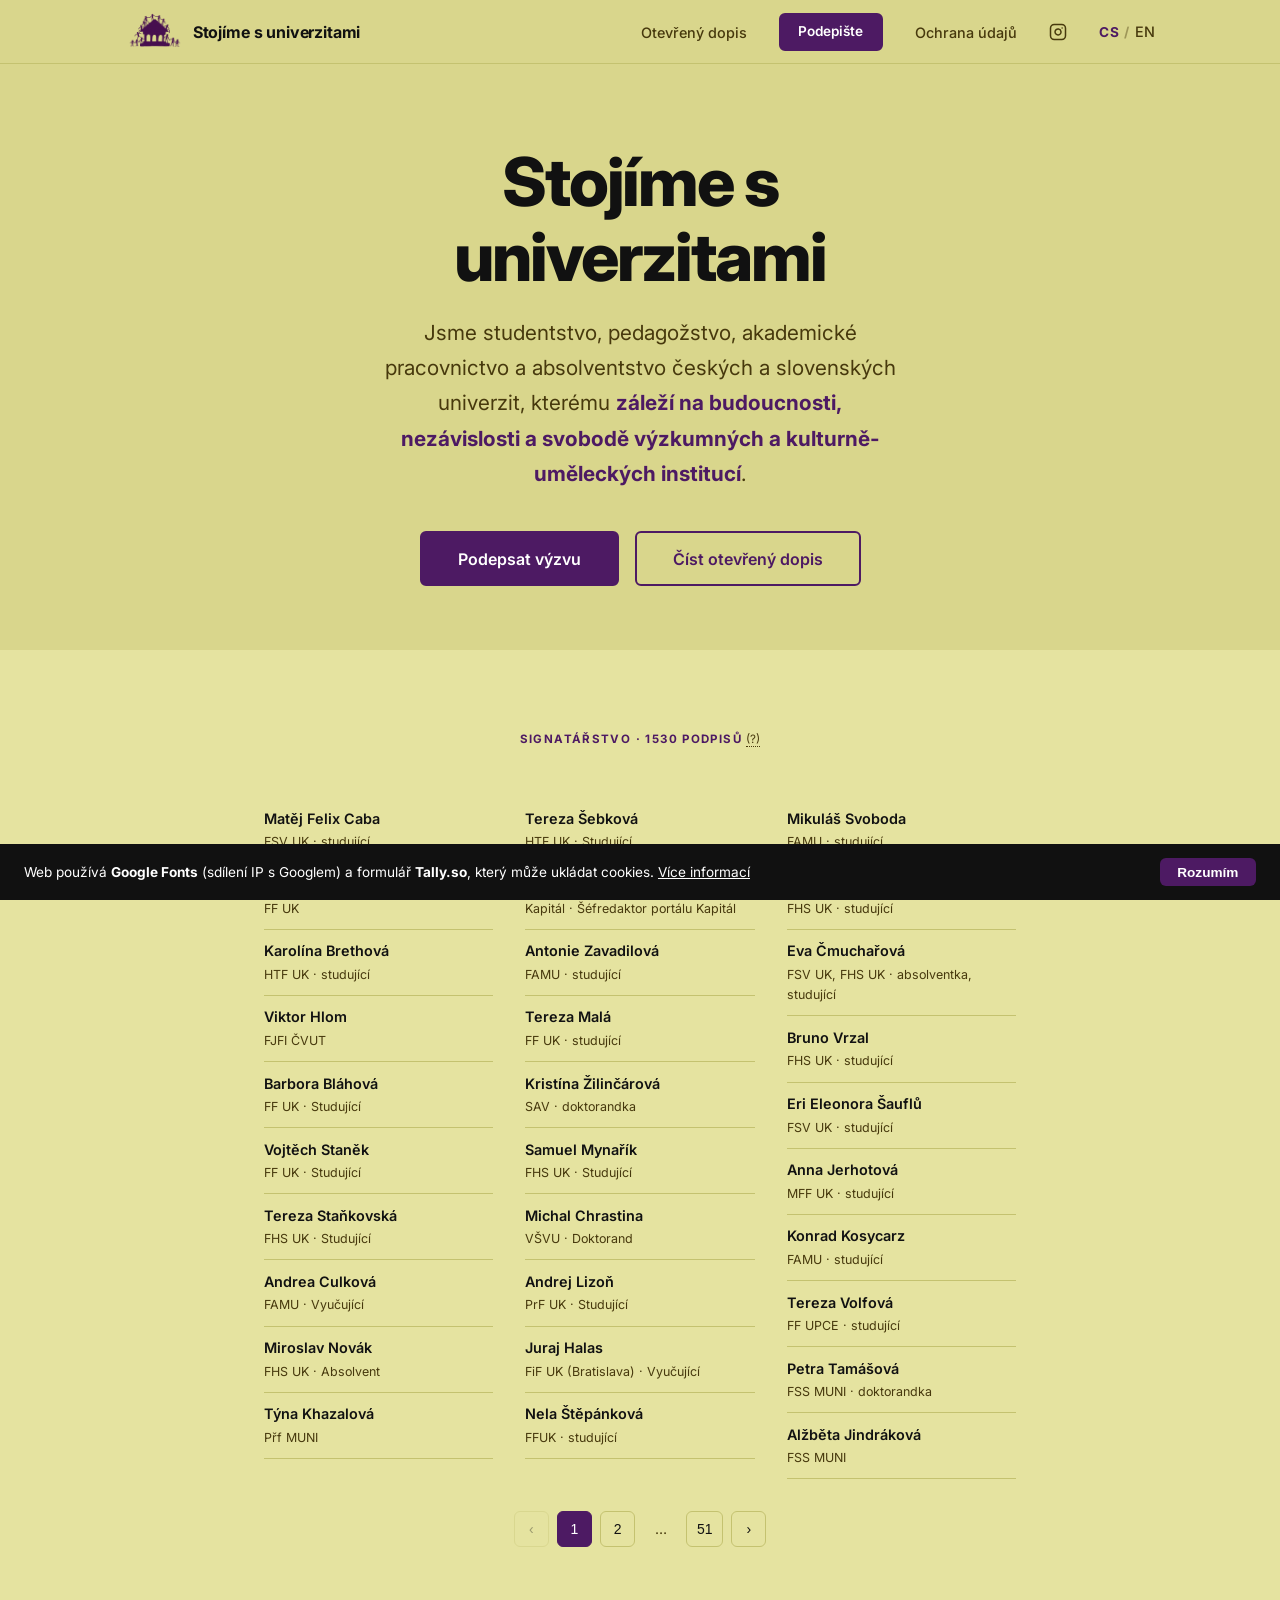
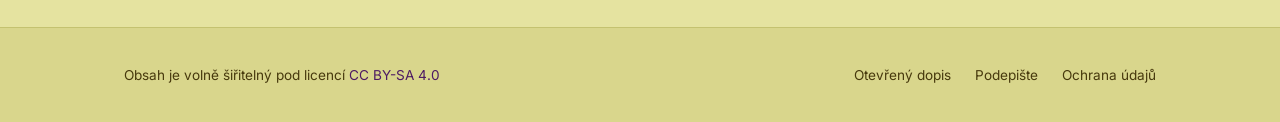
<file: index.html>
<!DOCTYPE html>
<html lang="cs">
<head>
  <meta charset="UTF-8">
  <meta name="viewport" content="width=device-width, initial-scale=1.0">
  <meta name="description" content="Studentské hnutí za zachování nezávislosti českých vysokých škol před politickými zásahy. Podepište výzvu a podpořte akademickou svobodu v České republice.">
  <title>Stojíme s univerzitami – Obrana akademické svobody</title>
  <link rel="canonical" href="https://stojimesuniverzitami.cz/">
  <link rel="alternate" hreflang="cs" href="https://stojimesuniverzitami.cz/">
  <link rel="alternate" hreflang="en" href="https://stojimesuniverzitami.cz/en/">
  <link rel="alternate" hreflang="x-default" href="https://stojimesuniverzitami.cz/">
  <meta property="og:type" content="website">
  <meta property="og:url" content="https://stojimesuniverzitami.cz/">
  <meta property="og:title" content="Stojíme s univerzitami – Obrana akademické svobody">
  <meta property="og:description" content="Studentské hnutí za zachování nezávislosti českých vysokých škol před politickými zásahy. Podepište výzvu a podpořte akademickou svobodu v České republice.">
  <meta property="og:locale" content="cs_CZ">
  <meta property="og:site_name" content="Stojíme s univerzitami">
  <meta name="twitter:card" content="summary">
  <meta name="twitter:title" content="Stojíme s univerzitami – Obrana akademické svobody">
  <meta name="twitter:description" content="Studentské hnutí za zachování nezávislosti českých vysokých škol před politickými zásahy. Podepište výzvu a podpořte akademickou svobodu v České republice.">
  <link rel="preconnect" href="https://fonts.googleapis.com">
  <link rel="preconnect" href="https://fonts.gstatic.com" crossorigin>
  <link href="https://fonts.googleapis.com/css2?family=Inter:wght@400;500;600;700;800&display=swap" rel="stylesheet">
  <link rel="stylesheet" href="css/style.css">
  <link rel="icon" type="image/png" href="assets/stojimesuni_goldenbg.png">
</head>
<body class="page--home">

  <a href="#main-content" class="skip-link">Přeskočit na obsah</a>

  <nav class="nav" role="navigation" aria-label="Hlavní navigace">
    <div class="container--wide">
      <div class="nav__inner">
        <a href="index.html" class="nav__brand">
          <img src="assets/stojimesuni_logo_trans.png" alt="">Stojíme s univerzitami
        </a>
        <button class="nav__toggle" aria-label="Otevřít menu" aria-expanded="false" aria-controls="nav-list">
          <span></span><span></span><span></span>
        </button>
        <ul class="nav__list" id="nav-list">
          <li><a href="otevreny-dopis.html">Otevřený dopis</a></li>
          <li><a href="podepiste.html" class="btn btn--primary">Podepište</a></li>
          <li><a href="pravni-informace.html">Ochrana údajů</a></li>
          <li>
            <a href="https://www.instagram.com/stojimesuniverzitami/" class="nav__social" target="_blank" rel="noopener noreferrer" aria-label="Instagram @stojimesuniverzitami">
              <svg xmlns="http://www.w3.org/2000/svg" width="18" height="18" viewBox="0 0 24 24" fill="none" stroke="currentColor" stroke-width="2" stroke-linecap="round" stroke-linejoin="round" aria-hidden="true" focusable="false"><rect x="2" y="2" width="20" height="20" rx="5" ry="5"></rect><path d="M16 11.37A4 4 0 1 1 12.63 8 4 4 0 0 1 16 11.37z"></path><line x1="17.5" y1="6.5" x2="17.51" y2="6.5"></line></svg>
            </a>
          </li>
          <li class="lang-switch" aria-label="Jazyk / Language">
            <span class="lang-switch__current">CS</span>
            <span aria-hidden="true">/</span>
            <a href="en/index.html" class="lang-switch__link" hreflang="en" lang="en">EN</a>
          </li>
        </ul>
      </div>
    </div>
  </nav>

  <main id="main-content">

    <!-- Hero -->
    <section class="hero">
      <div class="container">
        <h1 class="hero__title">Stojíme s<br>univerzitami</h1>
        <p class="hero__subtitle">
            Jsme studentstvo, pedagožstvo, akademické pracovnictvo a absolventstvo českých a slovenských univerzit, kterému <strong>záleží na budoucnosti, nezávislosti a svobodě výzkumných a kulturně-uměleckých institucí</strong>.
        </p>
        <div class="hero__actions">
          <a href="podepiste.html" class="btn btn--primary btn--lg">Podepsat výzvu</a>
          <a href="otevreny-dopis.html" class="btn btn--outline btn--lg">Číst otevřený dopis</a>
        </div>
      </div>
    </section>

    <!-- Signatories -->
    <section class="section section--alt signatories" id="signatari">
      <div class="container">
        <div class="section__header">
          <p class="section__label">Signatářstvo · <span id="sig-count"><!-- COUNT:START -->1530<!-- COUNT:END --></span> podpisů <span class="sig-count__note" data-tooltip="Seznam se průběžně aktualizuje, skutečný počet podpisů může být vyšší.">(?)</span></p>
        </div>
        <!-- SIGNATORIES:START -->
        <ul class="signatories__list">
          <li class="signatory">
            <span class="signatory__name">Matěj Felix Caba</span>
            <span class="signatory__affiliation">FSV UK · studující</span>
          </li>
          <li class="signatory">
            <span class="signatory__name">Matěj Pejša</span>
            <span class="signatory__affiliation">FF UK</span>
          </li>
          <li class="signatory">
            <span class="signatory__name">Karolína Brethová</span>
            <span class="signatory__affiliation">HTF UK · studující</span>
          </li>
          <li class="signatory">
            <span class="signatory__name">Viktor Hlom</span>
            <span class="signatory__affiliation">FJFI ČVUT</span>
          </li>
          <li class="signatory">
            <span class="signatory__name">Barbora Bláhová</span>
            <span class="signatory__affiliation">FF UK · Studující</span>
          </li>
          <li class="signatory">
            <span class="signatory__name">Vojtěch Staněk</span>
            <span class="signatory__affiliation">FF UK · Studující</span>
          </li>
          <li class="signatory">
            <span class="signatory__name">Tereza Staňkovská</span>
            <span class="signatory__affiliation">FHS UK · Studující</span>
          </li>
          <li class="signatory">
            <span class="signatory__name">Andrea Culková</span>
            <span class="signatory__affiliation">FAMU · Vyučující</span>
          </li>
          <li class="signatory">
            <span class="signatory__name">Miroslav Novák</span>
            <span class="signatory__affiliation">FHS UK · Absolvent</span>
          </li>
          <li class="signatory">
            <span class="signatory__name">Týna Khazalová</span>
            <span class="signatory__affiliation">Přf MUNI</span>
          </li>
          <li class="signatory">
            <span class="signatory__name">Tereza Šebková</span>
            <span class="signatory__affiliation">HTF UK · Studující</span>
          </li>
          <li class="signatory">
            <span class="signatory__name">Tomáš Hučko</span>
            <span class="signatory__affiliation">Kapitál · Šéfredaktor portálu Kapitál</span>
          </li>
          <li class="signatory">
            <span class="signatory__name">Antonie Zavadilová</span>
            <span class="signatory__affiliation">FAMU · studující</span>
          </li>
          <li class="signatory">
            <span class="signatory__name">Tereza Malá</span>
            <span class="signatory__affiliation">FF UK · studující</span>
          </li>
          <li class="signatory">
            <span class="signatory__name">Kristína Žilinčárová</span>
            <span class="signatory__affiliation">SAV · doktorandka</span>
          </li>
          <li class="signatory">
            <span class="signatory__name">Samuel Mynařík</span>
            <span class="signatory__affiliation">FHS UK · Studující</span>
          </li>
          <li class="signatory">
            <span class="signatory__name">Michal Chrastina</span>
            <span class="signatory__affiliation">VŠVU · Doktorand</span>
          </li>
          <li class="signatory">
            <span class="signatory__name">Andrej Lizoň</span>
            <span class="signatory__affiliation">PrF UK · Studující</span>
          </li>
          <li class="signatory">
            <span class="signatory__name">Juraj Halas</span>
            <span class="signatory__affiliation">FiF UK (Bratislava) · Vyučující</span>
          </li>
          <li class="signatory">
            <span class="signatory__name">Nela Štěpánková</span>
            <span class="signatory__affiliation">FFUK · studující</span>
          </li>
          <li class="signatory">
            <span class="signatory__name">Mikuláš Svoboda</span>
            <span class="signatory__affiliation">FAMU · studující</span>
          </li>
          <li class="signatory">
            <span class="signatory__name">Anna Oliva</span>
            <span class="signatory__affiliation">FHS UK · studující</span>
          </li>
          <li class="signatory">
            <span class="signatory__name">Eva Čmuchařová</span>
            <span class="signatory__affiliation">FSV UK, FHS UK · absolventka, studující</span>
          </li>
          <li class="signatory">
            <span class="signatory__name">Bruno Vrzal</span>
            <span class="signatory__affiliation">FHS UK · studující</span>
          </li>
          <li class="signatory">
            <span class="signatory__name">Eri Eleonora Šauflů</span>
            <span class="signatory__affiliation">FSV UK · studující</span>
          </li>
          <li class="signatory">
            <span class="signatory__name">Anna Jerhotová</span>
            <span class="signatory__affiliation">MFF UK · studující</span>
          </li>
          <li class="signatory">
            <span class="signatory__name">Konrad Kosycarz</span>
            <span class="signatory__affiliation">FAMU · studující</span>
          </li>
          <li class="signatory">
            <span class="signatory__name">Tereza Volfová</span>
            <span class="signatory__affiliation">FF UPCE · studující</span>
          </li>
          <li class="signatory">
            <span class="signatory__name">Petra Tamášová</span>
            <span class="signatory__affiliation">FSS MUNI · doktorandka</span>
          </li>
          <li class="signatory">
            <span class="signatory__name">Alžběta Jindráková</span>
            <span class="signatory__affiliation">FSS MUNI</span>
          </li>
          <li class="signatory">
            <span class="signatory__name">Laura Kovácsová</span>
            <span class="signatory__affiliation">SAV · doktorandka</span>
          </li>
          <li class="signatory">
            <span class="signatory__name">Hana Škopová</span>
            <span class="signatory__affiliation">3LF UK · studující</span>
          </li>
          <li class="signatory">
            <span class="signatory__name">Laura Vassileva</span>
            <span class="signatory__affiliation">FHS UK · doktorandka</span>
          </li>
          <li class="signatory">
            <span class="signatory__name">Tamara Spalajković</span>
            <span class="signatory__affiliation">FaVU VUT · doktorandka</span>
          </li>
          <li class="signatory">
            <span class="signatory__name">Hynek Frýdl</span>
            <span class="signatory__affiliation">FF UK · studující</span>
          </li>
          <li class="signatory">
            <span class="signatory__name">Josef Patočka</span>
            <span class="signatory__affiliation">FSS MUNI · doktorand</span>
          </li>
          <li class="signatory">
            <span class="signatory__name">Tereza Flossmannová</span>
            <span class="signatory__affiliation">FF UK</span>
          </li>
          <li class="signatory">
            <span class="signatory__name">Julie Šišková</span>
            <span class="signatory__affiliation">DAMU · studující</span>
          </li>
          <li class="signatory">
            <span class="signatory__name">Filip Novotný</span>
            <span class="signatory__affiliation">Přf MUNI · doktorand</span>
          </li>
          <li class="signatory">
            <span class="signatory__name">Kateřina Šichtová</span>
            <span class="signatory__affiliation">FF UK · studující</span>
          </li>
          <li class="signatory">
            <span class="signatory__name">Alžběta Kučerová</span>
            <span class="signatory__affiliation">FSV UK · studující</span>
          </li>
          <li class="signatory">
            <span class="signatory__name">Tomáš Jančík</span>
            <span class="signatory__affiliation">FSS MUNI · studující</span>
          </li>
          <li class="signatory">
            <span class="signatory__name">Ivana Rumanová</span>
            <span class="signatory__affiliation">FaVU VUT · výskumná pracovníčka</span>
          </li>
          <li class="signatory">
            <span class="signatory__name">Jakub Huba</span>
            <span class="signatory__affiliation">VŠVU · Vyučujúci</span>
          </li>
          <li class="signatory">
            <span class="signatory__name">Natálie Svozilová</span>
            <span class="signatory__affiliation">AVU · studující</span>
          </li>
          <li class="signatory">
            <span class="signatory__name">Martin Pfann</span>
            <span class="signatory__affiliation">FaVU VUT · doktorand</span>
          </li>
          <li class="signatory">
            <span class="signatory__name">Anna Šípová</span>
            <span class="signatory__affiliation">UMPRUM a FF UK · studující</span>
          </li>
          <li class="signatory">
            <span class="signatory__name">Maria Topolčanská</span>
            <span class="signatory__affiliation">AVU</span>
          </li>
          <li class="signatory">
            <span class="signatory__name">Lýdia Grešáková</span>
            <span class="signatory__affiliation">SAV · doktorandka</span>
          </li>
          <li class="signatory">
            <span class="signatory__name">Marek Vician</span>
            <span class="signatory__affiliation">FiF UK (Bratislava) · absolvent</span>
          </li>
          <li class="signatory">
            <span class="signatory__name">Markéta Nováková</span>
            <span class="signatory__affiliation">FF UPOL · studující</span>
          </li>
          <li class="signatory">
            <span class="signatory__name">Jan Kubišta</span>
            <span class="signatory__affiliation">FF UK · studující</span>
          </li>
          <li class="signatory">
            <span class="signatory__name">Jan Voves</span>
            <span class="signatory__affiliation">FF UK · absolvent</span>
          </li>
          <li class="signatory">
            <span class="signatory__name">Matěj Tauchman</span>
            <span class="signatory__affiliation">FHS UK · studující</span>
          </li>
          <li class="signatory">
            <span class="signatory__name">Adam Zatloukal</span>
            <span class="signatory__affiliation">AVU · studující</span>
          </li>
          <li class="signatory">
            <span class="signatory__name">Kateřina Čanigová</span>
            <span class="signatory__affiliation">FSS MU · vyučující</span>
          </li>
          <li class="signatory">
            <span class="signatory__name">Kateřina Králová</span>
            <span class="signatory__affiliation">1. LF UK · studující</span>
          </li>
          <li class="signatory">
            <span class="signatory__name">Dominik Želinský</span>
            <span class="signatory__affiliation">SAV · vedecký pracovník</span>
          </li>
          <li class="signatory">
            <span class="signatory__name">Jakub Votruba</span>
            <span class="signatory__affiliation">FF UK · studující</span>
          </li>
          <li class="signatory">
            <span class="signatory__name">Ján Solčáni</span>
            <span class="signatory__affiliation">FaVU VUT · vyučujúci</span>
          </li>
          <li class="signatory">
            <span class="signatory__name">Ivona Solčániová</span>
            <span class="signatory__affiliation">FF MU · doktorandka</span>
          </li>
          <li class="signatory">
            <span class="signatory__name">Marie Juláková</span>
            <span class="signatory__affiliation">FF UK · studující</span>
          </li>
          <li class="signatory">
            <span class="signatory__name">Adam Jeník</span>
            <span class="signatory__affiliation">ČVUT FEL</span>
          </li>
          <li class="signatory">
            <span class="signatory__name">Antonín Melenovský</span>
            <span class="signatory__affiliation">ČVUT FEL</span>
          </li>
          <li class="signatory">
            <span class="signatory__name">Daniel Trlifaj</span>
            <span class="signatory__affiliation">MFF UK, FHS UK</span>
          </li>
          <li class="signatory">
            <span class="signatory__name">David Petera</span>
            <span class="signatory__affiliation">MFF UK · studující</span>
          </li>
          <li class="signatory">
            <span class="signatory__name">Marián Jančovič</span>
            <span class="signatory__affiliation">SAV · doktorand</span>
          </li>
          <li class="signatory">
            <span class="signatory__name">Hana Losenická</span>
            <span class="signatory__affiliation">FHS UK · studující</span>
          </li>
          <li class="signatory">
            <span class="signatory__name">Jiří Šumný</span>
            <span class="signatory__affiliation">MUNI FSS &amp; FF · studující</span>
          </li>
          <li class="signatory">
            <span class="signatory__name">Jan Zálešák</span>
            <span class="signatory__affiliation">FaVU VUT · vyučující</span>
          </li>
          <li class="signatory">
            <span class="signatory__name">Eva Matoušová</span>
            <span class="signatory__affiliation">MUNI FSS · studující</span>
          </li>
          <li class="signatory">
            <span class="signatory__name">David Baron</span>
            <span class="signatory__affiliation">ERUNI · studující</span>
          </li>
          <li class="signatory">
            <span class="signatory__name">Ema Klubisová</span>
            <span class="signatory__affiliation">MUNI FF · studující</span>
          </li>
          <li class="signatory">
            <span class="signatory__name">Marie Heřmanová</span>
            <span class="signatory__affiliation">FSV UK / UCL · Absolventka, výzkumná pracovnice</span>
          </li>
          <li class="signatory">
            <span class="signatory__name">Jana Kolafová</span>
            <span class="signatory__affiliation">PdF MUNI/CMTF UPOL · studující</span>
          </li>
          <li class="signatory">
            <span class="signatory__name">Branko Hossa</span>
            <span class="signatory__affiliation">FF MUNI · studující</span>
          </li>
          <li class="signatory">
            <span class="signatory__name">Martina Kedrová</span>
            <span class="signatory__affiliation">Znepokojené matky - rodičovské klimatické hnutie · členka, (absolventka FIF UK Bratislava)</span>
          </li>
          <li class="signatory">
            <span class="signatory__name">Daniel White</span>
            <span class="signatory__affiliation">FA ČVUT · studující</span>
          </li>
          <li class="signatory">
            <span class="signatory__name">Kristína Jamrichová</span>
            <span class="signatory__affiliation">FaVU VUT</span>
          </li>
          <li class="signatory">
            <span class="signatory__name">Anna Karásková</span>
            <span class="signatory__affiliation">PedF UK</span>
          </li>
          <li class="signatory">
            <span class="signatory__name">Martina Gažová</span>
            <span class="signatory__affiliation">PrF UK, Znepokojené matky · absolventka, členka</span>
          </li>
          <li class="signatory">
            <span class="signatory__name">Richard Ivánek</span>
            <span class="signatory__affiliation">MFF UK · absolvent</span>
          </li>
          <li class="signatory">
            <span class="signatory__name">Vojtěch Klimeš</span>
            <span class="signatory__affiliation">MFF UK, FHS UK · absolvent, studující</span>
          </li>
          <li class="signatory">
            <span class="signatory__name">Ondřej Mužík</span>
            <span class="signatory__affiliation">FF UK · studující</span>
          </li>
          <li class="signatory">
            <span class="signatory__name">Julián Vrábel</span>
            <span class="signatory__affiliation">neformálny vzdelávateľ,
spolok LIGHT* · absolvent FiF a PriF UK Bratislava, alumni člen</span>
          </li>
          <li class="signatory">
            <span class="signatory__name">Elena Teplanová</span>
            <span class="signatory__affiliation">editorka, prekladateľka · aktívna v ľudskoprávnych iniciatívach</span>
          </li>
          <li class="signatory">
            <span class="signatory__name">Spolok LIGHT*, o.z.</span>
            <span class="signatory__affiliation">Univerzita Komenského v Bratislave · celouniverzitný spolok</span>
          </li>
          <li class="signatory">
            <span class="signatory__name">Petr Kallista</span>
            <span class="signatory__affiliation">FSV UK</span>
          </li>
          <li class="signatory">
            <span class="signatory__name">Martin Zika</span>
            <span class="signatory__affiliation">MFF UK · doktorand</span>
          </li>
          <li class="signatory">
            <span class="signatory__name">Michal Grňo</span>
            <span class="signatory__affiliation">MFF UK · absolvent</span>
          </li>
          <li class="signatory">
            <span class="signatory__name">Lynda Zein</span>
            <span class="signatory__affiliation">UMPRUM · vyučujúcí</span>
          </li>
          <li class="signatory">
            <span class="signatory__name">Ivana Nemethová</span>
            <span class="signatory__affiliation">FAD STU · doktorandka</span>
          </li>
          <li class="signatory">
            <span class="signatory__name">Michaela Ujházyová</span>
            <span class="signatory__affiliation">FiFUK, Znepokojené matky · absolventka, členka o.z. rodičov ku klimatickej kríze</span>
          </li>
          <li class="signatory">
            <span class="signatory__name">Martina Zmijarová</span>
            <span class="signatory__affiliation">FHS UK · studující</span>
          </li>
          <li class="signatory">
            <span class="signatory__name">Sabina Vassileva</span>
            <span class="signatory__affiliation">FSV UK · doktorandka</span>
          </li>
          <li class="signatory">
            <span class="signatory__name">Eva Oliva</span>
            <span class="signatory__affiliation">FSV UK · doktorandka</span>
          </li>
          <li class="signatory">
            <span class="signatory__name">Mariana Müllerová</span>
            <span class="signatory__affiliation">FSV UK · studující</span>
          </li>
          <li class="signatory">
            <span class="signatory__name">Anna Bromová</span>
            <span class="signatory__affiliation">FSS MUNI · doktorandka</span>
          </li>
          <li class="signatory">
            <span class="signatory__name">Vik Pabian</span>
            <span class="signatory__affiliation">FF, FHS UK · studující</span>
          </li>
          <li class="signatory">
            <span class="signatory__name">Emma Arnold</span>
            <span class="signatory__affiliation">SAV · doktorandka</span>
          </li>
          <li class="signatory">
            <span class="signatory__name">Lenka Vochocová</span>
            <span class="signatory__affiliation">FSV UK · výzkumnice, vyučující</span>
          </li>
          <li class="signatory">
            <span class="signatory__name">Michaela Pavelková</span>
            <span class="signatory__affiliation">FHS UK</span>
          </li>
          <li class="signatory">
            <span class="signatory__name">Anna Selecká</span>
            <span class="signatory__affiliation">FHS UK · studující</span>
          </li>
          <li class="signatory">
            <span class="signatory__name">Nela Bařinová</span>
            <span class="signatory__affiliation">FHS UK · studující</span>
          </li>
          <li class="signatory">
            <span class="signatory__name">Rado Sloboda</span>
            <span class="signatory__affiliation">UMB · Člen Správnej rady UMB</span>
          </li>
          <li class="signatory">
            <span class="signatory__name">Adam Dragun</span>
            <span class="signatory__affiliation">DAMU · studující</span>
          </li>
          <li class="signatory">
            <span class="signatory__name">Palo Fabuš</span>
            <span class="signatory__affiliation">AVU FAMU · odborný asistent</span>
          </li>
          <li class="signatory">
            <span class="signatory__name">Vojtěch Bárta</span>
            <span class="signatory__affiliation">DAMU · absolvent</span>
          </li>
          <li class="signatory">
            <span class="signatory__name">Anna Poubišová</span>
            <span class="signatory__affiliation">FHS UK</span>
          </li>
          <li class="signatory">
            <span class="signatory__name">Filip Bielek</span>
            <span class="signatory__affiliation">VŠVU · doktorand</span>
          </li>
          <li class="signatory">
            <span class="signatory__name">Klára Latta</span>
            <span class="signatory__affiliation">AVU · stujíci</span>
          </li>
          <li class="signatory">
            <span class="signatory__name">Eva Priečková</span>
            <span class="signatory__affiliation">Difa JAMU · Ph.D. absolventka</span>
          </li>
          <li class="signatory">
            <span class="signatory__name">Zuzana Vostřelová</span>
            <span class="signatory__affiliation">1.LF UK · absolventka</span>
          </li>
          <li class="signatory">
            <span class="signatory__name">Alexandra Moran</span>
            <span class="signatory__affiliation">SAV · doktorandka</span>
          </li>
          <li class="signatory">
            <span class="signatory__name">Kristýna Komárková</span>
            <span class="signatory__affiliation">FF UPCE · Absolvenstvo / Alumni</span>
          </li>
          <li class="signatory">
            <span class="signatory__name">Juliana Kindlova</span>
            <span class="signatory__affiliation">Studentstvo / Student</span>
          </li>
          <li class="signatory">
            <span class="signatory__name">Carla Mizzau</span>
            <span class="signatory__affiliation">FFUK</span>
          </li>
          <li class="signatory">
            <span class="signatory__name">Lukáš Mikulecký</span>
            <span class="signatory__affiliation">FFUK · Studentstvo / Student</span>
          </li>
          <li class="signatory">
            <span class="signatory__name">Libor Vavřík</span>
            <span class="signatory__affiliation">Univerzita Palackého · Absolvenstvo / Alumni</span>
          </li>
          <li class="signatory">
            <span class="signatory__name">Daniel Dudek</span>
            <span class="signatory__affiliation">FJFI ČVUT · Studentstvo / Student</span>
          </li>
          <li class="signatory">
            <span class="signatory__name">Sára Vernerová</span>
            <span class="signatory__affiliation">FŽP CŽU · Studentstvo / Student</span>
          </li>
          <li class="signatory">
            <span class="signatory__name">Martina Čápová</span>
          </li>
          <li class="signatory">
            <span class="signatory__name">Zuzana Kárová</span>
            <span class="signatory__affiliation">Univerzita Karlova · Studentstvo / Student</span>
          </li>
          <li class="signatory">
            <span class="signatory__name">Lukas Zimmermann</span>
            <span class="signatory__affiliation">Ekonomická fakulta JČU · Studentstvo / Student</span>
          </li>
          <li class="signatory">
            <span class="signatory__name">Richard Dubný</span>
            <span class="signatory__affiliation">Jiné / Other</span>
          </li>
          <li class="signatory">
            <span class="signatory__name">Štěpán Bažant</span>
            <span class="signatory__affiliation">ff uk · Absolvenstvo / Alumni</span>
          </li>
          <li class="signatory">
            <span class="signatory__name">Veronika Vykydalová</span>
            <span class="signatory__affiliation">Univerzita Karlova · Studentstvo / Student</span>
          </li>
          <li class="signatory">
            <span class="signatory__name">Sára Nygrýnová</span>
            <span class="signatory__affiliation">Fakulta designu a umeni Ladislava Sutnara · Studentstvo / Student</span>
          </li>
          <li class="signatory">
            <span class="signatory__name">Alena Mikešová</span>
            <span class="signatory__affiliation">Studentstvo / Student</span>
          </li>
          <li class="signatory">
            <span class="signatory__name">Ema Zemanová</span>
          </li>
          <li class="signatory">
            <span class="signatory__name">Eva Machalová</span>
            <span class="signatory__affiliation">Absolvenstvo / Alumni</span>
          </li>
          <li class="signatory">
            <span class="signatory__name">Petr Špila</span>
            <span class="signatory__affiliation">Jiné / Other</span>
          </li>
          <li class="signatory">
            <span class="signatory__name">Jitka Sohrová</span>
            <span class="signatory__affiliation">Západočeská Univerzita V Plzni · Absolvenstvo / Alumni</span>
          </li>
          <li class="signatory">
            <span class="signatory__name">Aneta Doležalová</span>
            <span class="signatory__affiliation">Studentstvo / Student</span>
          </li>
          <li class="signatory">
            <span class="signatory__name">Sára Holubcová</span>
            <span class="signatory__affiliation">ZČU · Studentstvo / Student</span>
          </li>
          <li class="signatory">
            <span class="signatory__name">Karolína Ryšavá</span>
            <span class="signatory__affiliation">Studentstvo / Student</span>
          </li>
          <li class="signatory">
            <span class="signatory__name">Kristián Kořínek</span>
            <span class="signatory__affiliation">Západočeská univerzita - FDU · Studentstvo / Student</span>
          </li>
          <li class="signatory">
            <span class="signatory__name">Ondřej Pešek</span>
            <span class="signatory__affiliation">Univerzita Karlova · Studentstvo / Student</span>
          </li>
          <li class="signatory">
            <span class="signatory__name">Vojtěch Zikán</span>
            <span class="signatory__affiliation">Západočeská Univerzita v Plzni · Studentstvo / Student</span>
          </li>
          <li class="signatory">
            <span class="signatory__name">Klára Dziadkiewiczová</span>
            <span class="signatory__affiliation">Fakulta designu a umění Ladislava Sutnara, Západočeská Univerzita v Plzni · Studentstvo / Student</span>
          </li>
          <li class="signatory">
            <span class="signatory__name">Jan Maher</span>
            <span class="signatory__affiliation">Fakulta designu a umění Ladislava Sutnara - Západočeská univerzita v Plzni · Studentstvo / Student</span>
          </li>
          <li class="signatory">
            <span class="signatory__name">Dorian Němec</span>
            <span class="signatory__affiliation">ZCU FDU · Studentstvo / Student</span>
          </li>
          <li class="signatory">
            <span class="signatory__name">Roman Kovář</span>
            <span class="signatory__affiliation">UMPRUM · Absolvenstvo / Alumni</span>
          </li>
          <li class="signatory">
            <span class="signatory__name">Karel Prach</span>
            <span class="signatory__affiliation">Přírodovědecká fakulta JU, České Budějovice · Zaměstnanectvo / Employee</span>
          </li>
          <li class="signatory">
            <span class="signatory__name">Rozálie Smékalová</span>
            <span class="signatory__affiliation">Karlova Univerzita · Studentstvo / Student</span>
          </li>
          <li class="signatory">
            <span class="signatory__name">Klára Hrdličková</span>
            <span class="signatory__affiliation">Akademie výtvarných umění v Praze · Studentstvo / Student</span>
          </li>
          <li class="signatory">
            <span class="signatory__name">Alena Krupková</span>
            <span class="signatory__affiliation">VŠCHT · Studentstvo / Student</span>
          </li>
          <li class="signatory">
            <span class="signatory__name">Jana Košťálová</span>
            <span class="signatory__affiliation">Univerzita Pardubice · Zaměstnanectvo / Employee</span>
          </li>
          <li class="signatory">
            <span class="signatory__name">Kristýna Hlubučková</span>
            <span class="signatory__affiliation">PF UK · Absolvenstvo / Alumni</span>
          </li>
          <li class="signatory">
            <span class="signatory__name">Aleš Bulva</span>
          </li>
          <li class="signatory">
            <span class="signatory__name">Anna Javoříková</span>
            <span class="signatory__affiliation">FF UK · Studentstvo / Student</span>
          </li>
          <li class="signatory">
            <span class="signatory__name">Diviš Samoel</span>
            <span class="signatory__affiliation">ETF · Studentstvo / Student</span>
          </li>
          <li class="signatory">
            <span class="signatory__name">Ondřej Kořínek</span>
            <span class="signatory__affiliation">Univerzita Palackého v Olomouci · Studentstvo / Student</span>
          </li>
          <li class="signatory">
            <span class="signatory__name">Petr Nykl</span>
            <span class="signatory__affiliation">UK · Studentstvo / Student</span>
          </li>
          <li class="signatory">
            <span class="signatory__name">Lada Moravcová</span>
            <span class="signatory__affiliation">Jihočeská univerzita v Českých Budějovicích · Studentstvo / Student</span>
          </li>
          <li class="signatory">
            <span class="signatory__name">Monika Nováčková</span>
            <span class="signatory__affiliation">Technická univerzita v Liberci · Absolvenstvo / Alumni</span>
          </li>
          <li class="signatory">
            <span class="signatory__name">Daniel Procházka</span>
            <span class="signatory__affiliation">Univerzita Karlova · Studentstvo / Student</span>
          </li>
          <li class="signatory">
            <span class="signatory__name">Markéta Holušová</span>
          </li>
          <li class="signatory">
            <span class="signatory__name">Michal Martínek</span>
            <span class="signatory__affiliation">Masarykova univerzita · Studentstvo / Student</span>
          </li>
          <li class="signatory">
            <span class="signatory__name">Sára Froňková</span>
            <span class="signatory__affiliation">Studentstvo / Student</span>
          </li>
          <li class="signatory">
            <span class="signatory__name">Ondřej Černý</span>
            <span class="signatory__affiliation">ČVUT v Praze · Studentstvo / Student</span>
          </li>
          <li class="signatory">
            <span class="signatory__name">Zuzana Hájková</span>
            <span class="signatory__affiliation">Základní škola · Zaměstnanectvo / Employee</span>
          </li>
          <li class="signatory">
            <span class="signatory__name">Lola Soudková</span>
            <span class="signatory__affiliation">Studentstvo / Student</span>
          </li>
          <li class="signatory">
            <span class="signatory__name">Vendula Kučerová</span>
          </li>
          <li class="signatory">
            <span class="signatory__name">Markéta Koubková</span>
            <span class="signatory__affiliation">Univerzita Karlova · Studentstvo / Student</span>
          </li>
          <li class="signatory">
            <span class="signatory__name">Šimon Basík</span>
            <span class="signatory__affiliation">PřF MUNI · Studentstvo / Student</span>
          </li>
          <li class="signatory">
            <span class="signatory__name">Petr Chlup</span>
            <span class="signatory__affiliation">UP Olomouc · Studentstvo / Student</span>
          </li>
          <li class="signatory">
            <span class="signatory__name">Pavel Turinský</span>
            <span class="signatory__affiliation">MFF UK · Zaměstnanectvo / Employee</span>
          </li>
          <li class="signatory">
            <span class="signatory__name">Petr Diblík</span>
            <span class="signatory__affiliation">Absolvenstvo / Alumni</span>
          </li>
          <li class="signatory">
            <span class="signatory__name">Tereza Dobřichovská Reichelová</span>
            <span class="signatory__affiliation">Univerzita Karlova · Studentstvo / Student</span>
          </li>
          <li class="signatory">
            <span class="signatory__name">Eliška Fulínová</span>
            <span class="signatory__affiliation">Centrum pro teoretická studia UK · Zaměstnanectvo / Employee</span>
          </li>
          <li class="signatory">
            <span class="signatory__name">Michael Killinger</span>
            <span class="signatory__affiliation">Masarykova Univerzita · Absolvenstvo / Alumni</span>
          </li>
          <li class="signatory">
            <span class="signatory__name">Viktor Vaškanin</span>
            <span class="signatory__affiliation">FSV UK · Studentstvo / Student</span>
          </li>
          <li class="signatory">
            <span class="signatory__name">Libor Šupčík</span>
            <span class="signatory__affiliation">Ambis Univerzita a.s. · Jiné / Other</span>
          </li>
          <li class="signatory">
            <span class="signatory__name">Miloš Hlávka</span>
            <span class="signatory__affiliation">MFF UK · Absolvenstvo / Alumni</span>
          </li>
          <li class="signatory">
            <span class="signatory__name">Kateřina Mašková Stískalová</span>
            <span class="signatory__affiliation">FFUK · Absolvenstvo / Alumni</span>
          </li>
          <li class="signatory">
            <span class="signatory__name">Pavel Kraus</span>
            <span class="signatory__affiliation">MFF UK · Absolvenstvo / Alumni</span>
          </li>
          <li class="signatory">
            <span class="signatory__name">Lucie Zlatušková</span>
            <span class="signatory__affiliation">Jihočeská univerzita v ČB · Absolvenstvo / Alumni</span>
          </li>
          <li class="signatory">
            <span class="signatory__name">Jiří Hnilica</span>
            <span class="signatory__affiliation">Občan · Jiné / Other</span>
          </li>
          <li class="signatory">
            <span class="signatory__name">Martin Tharp</span>
          </li>
          <li class="signatory">
            <span class="signatory__name">Petra Senčeková</span>
            <span class="signatory__affiliation">Masarykova univerzita · Studentstvo / Student</span>
          </li>
          <li class="signatory">
            <span class="signatory__name">Marie Mandíková</span>
            <span class="signatory__affiliation">Masarykova univerzita · Studentstvo / Student</span>
          </li>
          <li class="signatory">
            <span class="signatory__name">Tomáš Leba</span>
            <span class="signatory__affiliation">Jiné / Other</span>
          </li>
          <li class="signatory">
            <span class="signatory__name">Adam Bohdal</span>
            <span class="signatory__affiliation">Divadelní fakulta Akademie múzických umění v Praze · Studentstvo / Student</span>
          </li>
          <li class="signatory">
            <span class="signatory__name">Ivana Havlíková</span>
            <span class="signatory__affiliation">FF UK · Studentstvo / Student</span>
          </li>
          <li class="signatory">
            <span class="signatory__name">Carmen Krausová</span>
            <span class="signatory__affiliation">ZČU · Studentstvo / Student</span>
          </li>
          <li class="signatory">
            <span class="signatory__name">Jesse Falta</span>
            <span class="signatory__affiliation">FDULS · Studentstvo / Student</span>
          </li>
          <li class="signatory">
            <span class="signatory__name">Ivan Rendla</span>
            <span class="signatory__affiliation">MUNI · Studentstvo / Student</span>
          </li>
          <li class="signatory">
            <span class="signatory__name">Barbora Hálová</span>
            <span class="signatory__affiliation">FF ZČU · Studentstvo / Student</span>
          </li>
          <li class="signatory">
            <span class="signatory__name">Diana Pechová</span>
            <span class="signatory__affiliation">Univerzita Palackého v Olomouci · Studentstvo / Student</span>
          </li>
          <li class="signatory">
            <span class="signatory__name">Karolína Štekerová</span>
            <span class="signatory__affiliation">FF UK · Studentstvo / Student</span>
          </li>
          <li class="signatory">
            <span class="signatory__name">Helena Hájková</span>
            <span class="signatory__affiliation">VŠCHT · Zaměstnanectvo / Employee</span>
          </li>
          <li class="signatory">
            <span class="signatory__name">Frantiska Lutovska</span>
            <span class="signatory__affiliation">FSV UK</span>
          </li>
          <li class="signatory">
            <span class="signatory__name">Barbora Skutková</span>
            <span class="signatory__affiliation">FHS UK · Studentstvo / Student</span>
          </li>
          <li class="signatory">
            <span class="signatory__name">Tomáš Samek</span>
            <span class="signatory__affiliation">FF UK · Studentstvo / Student</span>
          </li>
          <li class="signatory">
            <span class="signatory__name">Eliška Marešová</span>
            <span class="signatory__affiliation">FHS UK · Studentstvo / Student</span>
          </li>
          <li class="signatory">
            <span class="signatory__name">Viktoriia Bobko</span>
            <span class="signatory__affiliation">AVU · Studentstvo / Student</span>
          </li>
          <li class="signatory">
            <span class="signatory__name">Lenka Neubauerová</span>
            <span class="signatory__affiliation">FHS UK · Studentstvo / Student</span>
          </li>
          <li class="signatory">
            <span class="signatory__name">Maximilian Koslowski</span>
            <span class="signatory__affiliation">Univerzita Karlova · Studentstvo / Student</span>
          </li>
          <li class="signatory">
            <span class="signatory__name">Eliška Černá</span>
            <span class="signatory__affiliation">UJEP · Absolvenstvo / Alumni</span>
          </li>
          <li class="signatory">
            <span class="signatory__name">Ema Kaštánková</span>
            <span class="signatory__affiliation">UPOL · Studentstvo / Student</span>
          </li>
          <li class="signatory">
            <span class="signatory__name">Matouš Perla</span>
            <span class="signatory__affiliation">Čzu · Absolvenstvo / Alumni</span>
          </li>
          <li class="signatory">
            <span class="signatory__name">Vendula Kadlecová</span>
            <span class="signatory__affiliation">ČVUT FSv · Studentstvo / Student</span>
          </li>
          <li class="signatory">
            <span class="signatory__name">Ondřej Vichr</span>
            <span class="signatory__affiliation">Univerzita Karlova · Studentstvo / Student</span>
          </li>
          <li class="signatory">
            <span class="signatory__name">Michaela Štěpánková</span>
            <span class="signatory__affiliation">Univerzita Karlova · Studentstvo / Student</span>
          </li>
          <li class="signatory">
            <span class="signatory__name">Anežka Kovalová</span>
            <span class="signatory__affiliation">Karlova univerzita · Studentstvo / Student</span>
          </li>
          <li class="signatory">
            <span class="signatory__name">Filip Pudil</span>
            <span class="signatory__affiliation">FHS UK · Studentstvo / Student</span>
          </li>
          <li class="signatory">
            <span class="signatory__name">Mariana Maršáková</span>
            <span class="signatory__affiliation">ČVUT · Studentstvo / Student</span>
          </li>
          <li class="signatory">
            <span class="signatory__name">Jan Šedivý</span>
            <span class="signatory__affiliation">ČVUT FSv · Studentstvo / Student</span>
          </li>
          <li class="signatory">
            <span class="signatory__name">Vojtěch Mach</span>
            <span class="signatory__affiliation">ČVUT FSv · Studentstvo / Student</span>
          </li>
          <li class="signatory">
            <span class="signatory__name">Roman Ládr</span>
            <span class="signatory__affiliation">SOŠ a SOU Písek · Studentstvo / Student</span>
          </li>
          <li class="signatory">
            <span class="signatory__name">Ema Poláčková</span>
            <span class="signatory__affiliation">Univerzita Karlova · Studentstvo / Student</span>
          </li>
          <li class="signatory">
            <span class="signatory__name">Anna-Marie Jílková</span>
            <span class="signatory__affiliation">FHS UK · Studentstvo / Student</span>
          </li>
          <li class="signatory">
            <span class="signatory__name">Kateřina Kohoutová</span>
            <span class="signatory__affiliation">Studentstvo / Student</span>
          </li>
          <li class="signatory">
            <span class="signatory__name">Elen Pokorná</span>
            <span class="signatory__affiliation">Vysoká škola ekonomická v Praze · Studentstvo / Student</span>
          </li>
          <li class="signatory">
            <span class="signatory__name">Anna Marie Lišková</span>
            <span class="signatory__affiliation">FHS UK · Studentstvo / Student</span>
          </li>
          <li class="signatory">
            <span class="signatory__name">Vít Cenkner</span>
            <span class="signatory__affiliation">PřF UK · Studentstvo / Student</span>
          </li>
          <li class="signatory">
            <span class="signatory__name">Petra Zikmundová</span>
          </li>
          <li class="signatory">
            <span class="signatory__name">Veronika Adámková</span>
            <span class="signatory__affiliation">Univerzita Karlova · Studentstvo / Student</span>
          </li>
          <li class="signatory">
            <span class="signatory__name">Bruno Mýtina</span>
            <span class="signatory__affiliation">Přírodovědecká fakulta Univerzity Karlovy · Studentstvo / Student</span>
          </li>
          <li class="signatory">
            <span class="signatory__name">Gabriela Králová</span>
            <span class="signatory__affiliation">PřF UK · Studentstvo / Student</span>
          </li>
          <li class="signatory">
            <span class="signatory__name">Kateřina Ziková</span>
            <span class="signatory__affiliation">FHS UK · Studentstvo / Student</span>
          </li>
          <li class="signatory">
            <span class="signatory__name">Julie Le</span>
            <span class="signatory__affiliation">FHS · Studentstvo / Student</span>
          </li>
          <li class="signatory">
            <span class="signatory__name">Ludmila Kopečková</span>
            <span class="signatory__affiliation">Univerzita Karlova · Studentstvo / Student</span>
          </li>
          <li class="signatory">
            <span class="signatory__name">Anna Sedláková</span>
            <span class="signatory__affiliation">VŠE · Studentstvo / Student</span>
          </li>
          <li class="signatory">
            <span class="signatory__name">Natálie Kuchařová</span>
            <span class="signatory__affiliation">FHS UK · Studentstvo / Student</span>
          </li>
          <li class="signatory">
            <span class="signatory__name">Matyáš Kadlec</span>
            <span class="signatory__affiliation">FF ZČU, IMS FSV UK · Absolvenstvo / Alumni</span>
          </li>
          <li class="signatory">
            <span class="signatory__name">Nika Neomillnerová</span>
            <span class="signatory__affiliation">Studentstvo / Student</span>
          </li>
          <li class="signatory">
            <span class="signatory__name">Jan Matějka</span>
            <span class="signatory__affiliation">FHS · Absolvenstvo / Alumni</span>
          </li>
          <li class="signatory">
            <span class="signatory__name">Peter Zofcak</span>
          </li>
          <li class="signatory">
            <span class="signatory__name">Tomáš Michek</span>
            <span class="signatory__affiliation">Studentstvo / Student</span>
          </li>
          <li class="signatory">
            <span class="signatory__name">Adéla Ludvíková</span>
            <span class="signatory__affiliation">Fakulta Humanitních studií · Studentstvo / Student</span>
          </li>
          <li class="signatory">
            <span class="signatory__name">Kryštof Novák</span>
            <span class="signatory__affiliation">FHS UK · Studentstvo / Student</span>
          </li>
          <li class="signatory">
            <span class="signatory__name">Jakub Tesárek</span>
            <span class="signatory__affiliation">FFUK · Studentstvo / Student</span>
          </li>
          <li class="signatory">
            <span class="signatory__name">Lenka Kynclová</span>
          </li>
          <li class="signatory">
            <span class="signatory__name">Dagmar Volfová</span>
            <span class="signatory__affiliation">FHS UK · Studentstvo / Student</span>
          </li>
          <li class="signatory">
            <span class="signatory__name">Max Stárků</span>
            <span class="signatory__affiliation">Studentstvo / Student</span>
          </li>
          <li class="signatory">
            <span class="signatory__name">Jáchym Zelený</span>
            <span class="signatory__affiliation">Studentstvo / Student</span>
          </li>
          <li class="signatory">
            <span class="signatory__name">Barbora Baťhová</span>
            <span class="signatory__affiliation">FHS UK · Studentstvo / Student</span>
          </li>
          <li class="signatory">
            <span class="signatory__name">Anna Augustinová</span>
            <span class="signatory__affiliation">FHS UK · Studentstvo / Student</span>
          </li>
          <li class="signatory">
            <span class="signatory__name">Ema Cikánková</span>
            <span class="signatory__affiliation">Univerzita Karlova · Studentstvo / Student</span>
          </li>
          <li class="signatory">
            <span class="signatory__name">Luděk Březina</span>
          </li>
          <li class="signatory">
            <span class="signatory__name">Tamara Žilavá</span>
            <span class="signatory__affiliation">Janáčkova akademie muzických umění · Studentstvo / Student</span>
          </li>
          <li class="signatory">
            <span class="signatory__name">Adam Klsák</span>
            <span class="signatory__affiliation">Univerzita Karlova · Zaměstnanectvo / Employee</span>
          </li>
          <li class="signatory">
            <span class="signatory__name">Adéla Ružanská</span>
            <span class="signatory__affiliation">Fakulta humanitních studií · Studentstvo / Student</span>
          </li>
          <li class="signatory">
            <span class="signatory__name">Markéta Sobotková</span>
            <span class="signatory__affiliation">Gymnázium Vysoké Mýto · Studentstvo / Student</span>
          </li>
          <li class="signatory">
            <span class="signatory__name">Michal Bachtjan</span>
            <span class="signatory__affiliation">FHS UK · Studentstvo / Student</span>
          </li>
          <li class="signatory">
            <span class="signatory__name">Kateřina Šlechtová</span>
            <span class="signatory__affiliation">Karlova Univerzita · Studentstvo / Student</span>
          </li>
          <li class="signatory">
            <span class="signatory__name">Anna Řehůřková</span>
            <span class="signatory__affiliation">Jamu · Studentstvo / Student</span>
          </li>
          <li class="signatory">
            <span class="signatory__name">Otakar Nadoba</span>
            <span class="signatory__affiliation">VUT Fast · Studentstvo / Student</span>
          </li>
          <li class="signatory">
            <span class="signatory__name">Nikol Jasmine Sahrai</span>
            <span class="signatory__affiliation">FSS MUNI · Studentstvo / Student</span>
          </li>
          <li class="signatory">
            <span class="signatory__name">Eva Filipová</span>
            <span class="signatory__affiliation">FSV, UK · Studentstvo / Student</span>
          </li>
          <li class="signatory">
            <span class="signatory__name">Eli’s Švecová</span>
            <span class="signatory__affiliation">HAMU · Studentstvo / Student</span>
          </li>
          <li class="signatory">
            <span class="signatory__name">Eliška Hluštíková</span>
            <span class="signatory__affiliation">Fakulta sociálních věd · Studentstvo / Student</span>
          </li>
          <li class="signatory">
            <span class="signatory__name">Agáta Lejčková</span>
            <span class="signatory__affiliation">Fakulta humanitních studií UK · Studentstvo / Student</span>
          </li>
          <li class="signatory">
            <span class="signatory__name">Jakub Koláček</span>
            <span class="signatory__affiliation">Katedra Blízkého východu FF UK · Zaměstnanectvo / Employee</span>
          </li>
          <li class="signatory">
            <span class="signatory__name">Tomáš Stráník</span>
            <span class="signatory__affiliation">FF Uk · Studentstvo / Student</span>
          </li>
          <li class="signatory">
            <span class="signatory__name">Nik Timková</span>
            <span class="signatory__affiliation">AVU · Zaměstnanectvo / Employee</span>
          </li>
          <li class="signatory">
            <span class="signatory__name">Adéla Viršíková</span>
            <span class="signatory__affiliation">Studentstvo / Student</span>
          </li>
          <li class="signatory">
            <span class="signatory__name">Ondřej Maňuch</span>
            <span class="signatory__affiliation">Studentstvo / Student</span>
          </li>
          <li class="signatory">
            <span class="signatory__name">Jan Sýkora</span>
            <span class="signatory__affiliation">Masarykova univerzita · Studentstvo / Student</span>
          </li>
          <li class="signatory">
            <span class="signatory__name">František Vaněk</span>
            <span class="signatory__affiliation">Studentstvo / Student</span>
          </li>
          <li class="signatory">
            <span class="signatory__name">Kateřina Šilhánová</span>
            <span class="signatory__affiliation">PedF UK · Studentstvo / Student</span>
          </li>
          <li class="signatory">
            <span class="signatory__name">Jana Gazdagová</span>
            <span class="signatory__affiliation">Masaryk university · Absolvenstvo / Alumni</span>
          </li>
          <li class="signatory">
            <span class="signatory__name">Barbora Havlíková</span>
            <span class="signatory__affiliation">Jiné / Other</span>
          </li>
          <li class="signatory">
            <span class="signatory__name">Attila Kovács</span>
            <span class="signatory__affiliation">FiF UK Bratislava · Zaměstnanectvo / Employee</span>
          </li>
          <li class="signatory">
            <span class="signatory__name">Joe Lennon</span>
            <span class="signatory__affiliation">Masarykova Univerzita - Centrum jazykového vzdělávání · Zaměstnanectvo / Employee</span>
          </li>
          <li class="signatory">
            <span class="signatory__name">Viktorie Koukolová</span>
            <span class="signatory__affiliation">Studentstvo / Student</span>
          </li>
          <li class="signatory">
            <span class="signatory__name">Hana Jurčíková</span>
            <span class="signatory__affiliation">Univerzita Hradec Králové · Absolvenstvo / Alumni</span>
          </li>
          <li class="signatory">
            <span class="signatory__name">Anna Libánská</span>
            <span class="signatory__affiliation">FF MUNI · Zaměstnanectvo / Employee</span>
          </li>
          <li class="signatory">
            <span class="signatory__name">Lucie Arendacká</span>
            <span class="signatory__affiliation">PF UK · Absolvenstvo / Alumni</span>
          </li>
          <li class="signatory">
            <span class="signatory__name">Alžběta Veličková</span>
            <span class="signatory__affiliation">Univerzita Palackého · Studentstvo / Student</span>
          </li>
          <li class="signatory">
            <span class="signatory__name">Natalie Musilová</span>
            <span class="signatory__affiliation">Jiné / Other</span>
          </li>
          <li class="signatory">
            <span class="signatory__name">Kateřina Stránská</span>
            <span class="signatory__affiliation">Filozofická fakulta Univerzity Karlovy · Studentstvo / Student</span>
          </li>
          <li class="signatory">
            <span class="signatory__name">Karolina Juřičková</span>
            <span class="signatory__affiliation">Masarykova univerzita · Studentstvo / Student</span>
          </li>
          <li class="signatory">
            <span class="signatory__name">Karolína Hanušová</span>
            <span class="signatory__affiliation">FSS MUNI · Studentstvo / Student</span>
          </li>
          <li class="signatory">
            <span class="signatory__name">Patrice Pešková</span>
            <span class="signatory__affiliation">ZČU/ FDULS · Studentstvo / Student</span>
          </li>
          <li class="signatory">
            <span class="signatory__name">Jindřich Bluma</span>
            <span class="signatory__affiliation">FF ZČU · Studentstvo / Student</span>
          </li>
          <li class="signatory">
            <span class="signatory__name">Anna Řehořová</span>
            <span class="signatory__affiliation">Západočeská univerzita v Plzni · Studentstvo / Student</span>
          </li>
          <li class="signatory">
            <span class="signatory__name">Anežka Střelbová</span>
            <span class="signatory__affiliation">FDULS - ZČU · Studentstvo / Student</span>
          </li>
          <li class="signatory">
            <span class="signatory__name">Kateřina Šteflová</span>
            <span class="signatory__affiliation">Západočeská univerzita · Zaměstnanectvo / Employee</span>
          </li>
          <li class="signatory">
            <span class="signatory__name">Oliver Boura</span>
            <span class="signatory__affiliation">ZČU · Studentstvo / Student</span>
          </li>
          <li class="signatory">
            <span class="signatory__name">Viktorie Antošová</span>
            <span class="signatory__affiliation">UMPRUM · Studentstvo / Student</span>
          </li>
          <li class="signatory">
            <span class="signatory__name">Anna Prentisová</span>
            <span class="signatory__affiliation">Jiné / Other</span>
          </li>
          <li class="signatory">
            <span class="signatory__name">Lucia Rončíková</span>
            <span class="signatory__affiliation">Univerzita Karlova · Studentstvo / Student</span>
          </li>
          <li class="signatory">
            <span class="signatory__name">Jaromír Pohanka</span>
            <span class="signatory__affiliation">Západočeská univerzita v Plzni · Studentstvo / Student</span>
          </li>
          <li class="signatory">
            <span class="signatory__name">Kateřina Šrámková</span>
            <span class="signatory__affiliation">ZČU FDU · Studentstvo / Student</span>
          </li>
          <li class="signatory">
            <span class="signatory__name">Vojtěch Märc</span>
            <span class="signatory__affiliation">AVU · Zaměstnanectvo / Employee</span>
          </li>
          <li class="signatory">
            <span class="signatory__name">Jáchym Vacík</span>
            <span class="signatory__affiliation">FDULS ZČU · Studentstvo / Student</span>
          </li>
          <li class="signatory">
            <span class="signatory__name">Ema Kostlánová</span>
            <span class="signatory__affiliation">ZČU FDULS · Studentstvo / Student</span>
          </li>
          <li class="signatory">
            <span class="signatory__name">Viktorie Poljakova</span>
            <span class="signatory__affiliation">Západočeská univerzita Ladislava Sutnara · Studentstvo / Student</span>
          </li>
          <li class="signatory">
            <span class="signatory__name">Jakub Mareda</span>
            <span class="signatory__affiliation">FDULS - ZČU · Studentstvo / Student</span>
          </li>
          <li class="signatory">
            <span class="signatory__name">Nataša Krásnohorská</span>
          </li>
          <li class="signatory">
            <span class="signatory__name">Miroslava Benett</span>
            <span class="signatory__affiliation">ZČU FDULS · Studentstvo / Student</span>
          </li>
          <li class="signatory">
            <span class="signatory__name">Nikola Fišerová</span>
            <span class="signatory__affiliation">Univerzita Karlova · Studentstvo / Student</span>
          </li>
          <li class="signatory">
            <span class="signatory__name">Ondřej Bah</span>
            <span class="signatory__affiliation">VŠE · Studentstvo / Student</span>
          </li>
          <li class="signatory">
            <span class="signatory__name">Matěj Dlab</span>
            <span class="signatory__affiliation">Filozofická fakulta UK · Studentstvo / Student</span>
          </li>
          <li class="signatory">
            <span class="signatory__name">Tereza Melounová</span>
            <span class="signatory__affiliation">Univerzita Karlova · Studentstvo / Student</span>
          </li>
          <li class="signatory">
            <span class="signatory__name">Natálie Colledani</span>
          </li>
          <li class="signatory">
            <span class="signatory__name">Johanka Říčanová</span>
            <span class="signatory__affiliation">ČZU · Studentstvo / Student</span>
          </li>
          <li class="signatory">
            <span class="signatory__name">Šimon Kos</span>
            <span class="signatory__affiliation">FAV ZČU · Zaměstnanectvo / Employee</span>
          </li>
          <li class="signatory">
            <span class="signatory__name">Vanda Petrovičová</span>
            <span class="signatory__affiliation">Jihočeská univerzita v Českých Budějovicích · Studentstvo / Student</span>
          </li>
          <li class="signatory">
            <span class="signatory__name">Jitka Uhříčková</span>
            <span class="signatory__affiliation">AMU · Studentstvo / Student</span>
          </li>
          <li class="signatory">
            <span class="signatory__name">Jakub Domes</span>
            <span class="signatory__affiliation">Masarykova univerzita · Studentstvo / Student</span>
          </li>
          <li class="signatory">
            <span class="signatory__name">Karolína Pleštilová</span>
            <span class="signatory__affiliation">Pdf UK · Studentstvo / Student</span>
          </li>
          <li class="signatory">
            <span class="signatory__name">Zuzana Mulíčková</span>
            <span class="signatory__affiliation">Sutnarka · Studentstvo / Student</span>
          </li>
          <li class="signatory">
            <span class="signatory__name">Jam Smyčka</span>
            <span class="signatory__affiliation">CTS, Univerzita Karlova · Zaměstnanectvo / Employee</span>
          </li>
          <li class="signatory">
            <span class="signatory__name">Pavlína Šupková</span>
            <span class="signatory__affiliation">Jiné / Other</span>
          </li>
          <li class="signatory">
            <span class="signatory__name">Robin Maxmilián Tomík</span>
            <span class="signatory__affiliation">Univerzita Hradec Králové · Studentstvo / Student</span>
          </li>
          <li class="signatory">
            <span class="signatory__name">Adam Brothánek</span>
            <span class="signatory__affiliation">Zaměstnanectvo / Employee</span>
          </li>
          <li class="signatory">
            <span class="signatory__name">Gabriela Čížková</span>
            <span class="signatory__affiliation">AMU · Studentstvo / Student</span>
          </li>
          <li class="signatory">
            <span class="signatory__name">Ondrej Jurcik</span>
            <span class="signatory__affiliation">Univerzita Palackého v Olomouci · Absolvenstvo / Alumni</span>
          </li>
          <li class="signatory">
            <span class="signatory__name">Jáchym Kolář</span>
            <span class="signatory__affiliation">VŠU UMPRUM · Studentstvo / Student</span>
          </li>
          <li class="signatory">
            <span class="signatory__name">Adéla Kratochvílová</span>
            <span class="signatory__affiliation">Absolvenstvo / Alumni</span>
          </li>
          <li class="signatory">
            <span class="signatory__name">Beata Hanušová</span>
            <span class="signatory__affiliation">FFUK · Studentstvo / Student</span>
          </li>
          <li class="signatory">
            <span class="signatory__name">Barbora Haplová</span>
            <span class="signatory__affiliation">Vysoká škola uměleckoprůmyslová v Praze · Absolvenstvo / Alumni</span>
          </li>
          <li class="signatory">
            <span class="signatory__name">Kristýna Kociánová</span>
            <span class="signatory__affiliation">FF UK · Studentstvo / Student</span>
          </li>
          <li class="signatory">
            <span class="signatory__name">Alžběta Vasiľková</span>
            <span class="signatory__affiliation">Student · Studentstvo / Student</span>
          </li>
          <li class="signatory">
            <span class="signatory__name">Jiří Kolář</span>
            <span class="signatory__affiliation">Janáčkova akademie múzických umění · Absolvenstvo / Alumni</span>
          </li>
          <li class="signatory">
            <span class="signatory__name">Ondřej Menoušek</span>
            <span class="signatory__affiliation">Univerzita Karlova · Absolvenstvo / Alumni</span>
          </li>
          <li class="signatory">
            <span class="signatory__name">Kylie Scalabroni</span>
            <span class="signatory__affiliation">Univerzita Karlova · Studentstvo / Student</span>
          </li>
          <li class="signatory">
            <span class="signatory__name">Filip Tyc</span>
            <span class="signatory__affiliation">DAMU · Absolvenstvo / Alumni</span>
          </li>
          <li class="signatory">
            <span class="signatory__name">Michal Novák</span>
            <span class="signatory__affiliation">Ostravská univerzita · Studentstvo / Student</span>
          </li>
          <li class="signatory">
            <span class="signatory__name">Anežka Kirschnerová</span>
            <span class="signatory__affiliation">UK · Studentstvo / Student</span>
          </li>
          <li class="signatory">
            <span class="signatory__name">Kristýna Polivková</span>
            <span class="signatory__affiliation">Umprum · Studentstvo / Student</span>
          </li>
          <li class="signatory">
            <span class="signatory__name">Lenka Šafrová</span>
            <span class="signatory__affiliation">VŠUP · Studentstvo / Student</span>
          </li>
          <li class="signatory">
            <span class="signatory__name">Marketa Kolářová</span>
          </li>
          <li class="signatory">
            <span class="signatory__name">Karolína Kolčavová</span>
            <span class="signatory__affiliation">Masarykova univerzita</span>
          </li>
          <li class="signatory">
            <span class="signatory__name">pavlína mužíková</span>
            <span class="signatory__affiliation">ff uk · Studentstvo / Student</span>
          </li>
          <li class="signatory">
            <span class="signatory__name">Emma Sirotková</span>
            <span class="signatory__affiliation">UMPRUM · Studentstvo / Student</span>
          </li>
          <li class="signatory">
            <span class="signatory__name">Kateřina Šípová</span>
            <span class="signatory__affiliation">Umprum · Studentstvo / Student</span>
          </li>
          <li class="signatory">
            <span class="signatory__name">Ljuba Šlechtová</span>
            <span class="signatory__affiliation">Vysoká škola uměleckoprůmyslová v Praze · Studentstvo / Student</span>
          </li>
          <li class="signatory">
            <span class="signatory__name">Marika Staňková</span>
            <span class="signatory__affiliation">PrF MUNI · Studentstvo / Student</span>
          </li>
          <li class="signatory">
            <span class="signatory__name">Eliška Kupcová</span>
            <span class="signatory__affiliation">Zaměstnanectvo / Employee</span>
          </li>
          <li class="signatory">
            <span class="signatory__name">Barbora Němcová</span>
          </li>
          <li class="signatory">
            <span class="signatory__name">Terezie Pudilová</span>
            <span class="signatory__affiliation">FFUK · Studentstvo / Student</span>
          </li>
          <li class="signatory">
            <span class="signatory__name">Gabriela Michálková</span>
            <span class="signatory__affiliation">FSV UK · Absolvenstvo / Alumni</span>
          </li>
          <li class="signatory">
            <span class="signatory__name">Adéla Soukupová</span>
            <span class="signatory__affiliation">Univerzita Karlova · Studentstvo / Student</span>
          </li>
          <li class="signatory">
            <span class="signatory__name">Kristýna Kamínková</span>
            <span class="signatory__affiliation">Studentstvo / Student</span>
          </li>
          <li class="signatory">
            <span class="signatory__name">Anna Heřmánková</span>
            <span class="signatory__affiliation">Akademie výtvarných umění v Praze · Studentstvo / Student</span>
          </li>
          <li class="signatory">
            <span class="signatory__name">Ema Ostřížková</span>
            <span class="signatory__affiliation">FSV UK · Studentstvo / Student</span>
          </li>
          <li class="signatory">
            <span class="signatory__name">Anna Čerbačeská</span>
          </li>
          <li class="signatory">
            <span class="signatory__name">Pavlína Čapková</span>
            <span class="signatory__affiliation">UDU FF UK · Studentstvo / Student</span>
          </li>
          <li class="signatory">
            <span class="signatory__name">Veronika Piskořová</span>
            <span class="signatory__affiliation">Studentstvo / Student</span>
          </li>
          <li class="signatory">
            <span class="signatory__name">Ivan Mládek</span>
            <span class="signatory__affiliation">FF UK · Studentstvo / Student</span>
          </li>
          <li class="signatory">
            <span class="signatory__name">Linda Coufal</span>
            <span class="signatory__affiliation">FSV UK · Zaměstnanectvo / Employee</span>
          </li>
          <li class="signatory">
            <span class="signatory__name">Hana Koutná</span>
            <span class="signatory__affiliation">Jiné / Other</span>
          </li>
          <li class="signatory">
            <span class="signatory__name">Aneta Karhutová</span>
          </li>
          <li class="signatory">
            <span class="signatory__name">Ondřej Koc</span>
            <span class="signatory__affiliation">Univerzita Karlova · Jiné / Other</span>
          </li>
          <li class="signatory">
            <span class="signatory__name">Tomáš Fiala</span>
            <span class="signatory__affiliation">Studentstvo / Student</span>
          </li>
          <li class="signatory">
            <span class="signatory__name">Štěpán Poláček</span>
            <span class="signatory__affiliation">Studentstvo / Student</span>
          </li>
          <li class="signatory">
            <span class="signatory__name">Anna Henychová</span>
            <span class="signatory__affiliation">Karlova Univerzita · Studentstvo / Student</span>
          </li>
          <li class="signatory">
            <span class="signatory__name">Magdaléna Koudelková</span>
            <span class="signatory__affiliation">Czechglobe · Zaměstnanectvo / Employee</span>
          </li>
          <li class="signatory">
            <span class="signatory__name">Marek Vodička</span>
            <span class="signatory__affiliation">FHS UK · Absolvenstvo / Alumni</span>
          </li>
          <li class="signatory">
            <span class="signatory__name">Pavel Jaroslav Havránek</span>
            <span class="signatory__affiliation">FF UK · Studentstvo / Student</span>
          </li>
          <li class="signatory">
            <span class="signatory__name">Johana Plachtová</span>
            <span class="signatory__affiliation">FF UK · Studentstvo / Student</span>
          </li>
          <li class="signatory">
            <span class="signatory__name">Kami Frommer</span>
            <span class="signatory__affiliation">Univerzita Karlova · Studentstvo / Student</span>
          </li>
          <li class="signatory">
            <span class="signatory__name">Anna Novotná</span>
            <span class="signatory__affiliation">FF UK · Studentstvo / Student</span>
          </li>
          <li class="signatory">
            <span class="signatory__name">Johana Zapletalová</span>
            <span class="signatory__affiliation">ÚDU/ÚFAR FFUK · Studentstvo / Student</span>
          </li>
          <li class="signatory">
            <span class="signatory__name">Tereza Farkavcová</span>
            <span class="signatory__affiliation">Univerzita Palackého · Studentstvo / Student</span>
          </li>
          <li class="signatory">
            <span class="signatory__name">Mikuláš Beck</span>
            <span class="signatory__affiliation">UMPRUM · Studentstvo / Student</span>
          </li>
          <li class="signatory">
            <span class="signatory__name">Zuzana Laluchová</span>
            <span class="signatory__affiliation">FFUK · Studentstvo / Student</span>
          </li>
          <li class="signatory">
            <span class="signatory__name">Maximilian Karel Koslowski</span>
            <span class="signatory__affiliation">Karlova Univerzita · Studentstvo / Student</span>
          </li>
          <li class="signatory">
            <span class="signatory__name">Jonáš Kosák</span>
            <span class="signatory__affiliation">PF UK · Studentstvo / Student</span>
          </li>
          <li class="signatory">
            <span class="signatory__name">Thu Ngan Nguyen</span>
            <span class="signatory__affiliation">FPBT VŠCHT · Studentstvo / Student</span>
          </li>
          <li class="signatory">
            <span class="signatory__name">Šárka Nováková</span>
            <span class="signatory__affiliation">Uk · Studentstvo / Student</span>
          </li>
          <li class="signatory">
            <span class="signatory__name">Nela Reinlová</span>
            <span class="signatory__affiliation">Studentstvo / Student</span>
          </li>
          <li class="signatory">
            <span class="signatory__name">Marie Procházková</span>
            <span class="signatory__affiliation">UJEP · Studentstvo / Student</span>
          </li>
          <li class="signatory">
            <span class="signatory__name">Karolína Růžičková</span>
          </li>
          <li class="signatory">
            <span class="signatory__name">Amálie Dudová</span>
            <span class="signatory__affiliation">Fakulta umění Ostravské univerzity · Studentstvo / Student</span>
          </li>
          <li class="signatory">
            <span class="signatory__name">Lucie Řezníčková</span>
          </li>
          <li class="signatory">
            <span class="signatory__name">Anna Průšková</span>
            <span class="signatory__affiliation">LvA Academy · Zaměstnanectvo / Employee</span>
          </li>
          <li class="signatory">
            <span class="signatory__name">Zuzana Jírová</span>
            <span class="signatory__affiliation">PedF UK · Studentstvo / Student</span>
          </li>
          <li class="signatory">
            <span class="signatory__name">Anna Blahošová</span>
            <span class="signatory__affiliation">Přfuk · Studentstvo / Student</span>
          </li>
          <li class="signatory">
            <span class="signatory__name">Andrea Kracíková</span>
            <span class="signatory__affiliation">Univerzita Karlova, Filozofická fakulta · Studentstvo / Student</span>
          </li>
          <li class="signatory">
            <span class="signatory__name">Jakub Pavlík</span>
            <span class="signatory__affiliation">Prostě pracující · Zaměstnanectvo / Employee</span>
          </li>
          <li class="signatory">
            <span class="signatory__name">Barbora Kobrzková</span>
            <span class="signatory__affiliation">Karlova univerzita · Studentstvo / Student</span>
          </li>
          <li class="signatory">
            <span class="signatory__name">Laura Matušáková</span>
            <span class="signatory__affiliation">Ostravská univerzita · Absolvenstvo / Alumni</span>
          </li>
          <li class="signatory">
            <span class="signatory__name">Kateřina Bartošová</span>
            <span class="signatory__affiliation">Česká zemědělská univerzita v Praze · Studentstvo / Student</span>
          </li>
          <li class="signatory">
            <span class="signatory__name">Eliška Růžičková</span>
            <span class="signatory__affiliation">Univerzita Karlova · Studentstvo / Student</span>
          </li>
          <li class="signatory">
            <span class="signatory__name">Tereza Hajíčková</span>
            <span class="signatory__affiliation">Univerzita Karlova · Studentstvo / Student</span>
          </li>
          <li class="signatory">
            <span class="signatory__name">Kristian Sova</span>
            <span class="signatory__affiliation">FHS UK · Studentstvo / Student</span>
          </li>
          <li class="signatory">
            <span class="signatory__name">Aneta Bursíková</span>
            <span class="signatory__affiliation">Univerzita Karlova · Studentstvo / Student</span>
          </li>
          <li class="signatory">
            <span class="signatory__name">Filip Tůma</span>
            <span class="signatory__affiliation">Masarykova Univerzita · Studentstvo / Student</span>
          </li>
          <li class="signatory">
            <span class="signatory__name">Klára Julie Cidrychová</span>
            <span class="signatory__affiliation">Karlova Univerzita · Studentstvo / Student</span>
          </li>
          <li class="signatory">
            <span class="signatory__name">Alžběta Fišerová</span>
            <span class="signatory__affiliation">FF UK · Studentstvo / Student</span>
          </li>
          <li class="signatory">
            <span class="signatory__name">Kateřina Segéňová</span>
            <span class="signatory__affiliation">UPOL · Studentstvo / Student</span>
          </li>
          <li class="signatory">
            <span class="signatory__name">Adam Hadraba</span>
          </li>
          <li class="signatory">
            <span class="signatory__name">Jasmína Grežová</span>
            <span class="signatory__affiliation">Ucm Trnava · Studentstvo / Student</span>
          </li>
          <li class="signatory">
            <span class="signatory__name">Tobiáš Vendl</span>
            <span class="signatory__affiliation">DgKralupy · Studentstvo / Student</span>
          </li>
          <li class="signatory">
            <span class="signatory__name">Klára Grygarčíková</span>
            <span class="signatory__affiliation">Univerzita Palackého v Olomouci · Studentstvo / Student</span>
          </li>
          <li class="signatory">
            <span class="signatory__name">Michaela Ducháčková</span>
            <span class="signatory__affiliation">učitel · Zaměstnanectvo / Employee</span>
          </li>
          <li class="signatory">
            <span class="signatory__name">Tomáš Blažek</span>
            <span class="signatory__affiliation">Evangelická teologická fakulta UK · Studentstvo / Student</span>
          </li>
          <li class="signatory">
            <span class="signatory__name">Adam Vrchlabský</span>
            <span class="signatory__affiliation">FF MUNI, ETF UK · Studentstvo / Student</span>
          </li>
          <li class="signatory">
            <span class="signatory__name">Josef Novotný</span>
            <span class="signatory__affiliation">FFUK · Studentstvo / Student</span>
          </li>
          <li class="signatory">
            <span class="signatory__name">František Šlik</span>
            <span class="signatory__affiliation">PřF UK · Studentstvo / Student</span>
          </li>
          <li class="signatory">
            <span class="signatory__name">Natálie Budišová</span>
            <span class="signatory__affiliation">Zaměstnanectvo / Employee</span>
          </li>
          <li class="signatory">
            <span class="signatory__name">Vendula Procházková</span>
            <span class="signatory__affiliation">Ostravská univerzita · Studentstvo / Student</span>
          </li>
          <li class="signatory">
            <span class="signatory__name">Marek Piškule</span>
          </li>
          <li class="signatory">
            <span class="signatory__name">Nikol Lipovská</span>
            <span class="signatory__affiliation">Ostravská univerzita · Studentstvo / Student</span>
          </li>
          <li class="signatory">
            <span class="signatory__name">Adam Koksch</span>
            <span class="signatory__affiliation">FSV UK, Pedf UK · Studentstvo / Student</span>
          </li>
          <li class="signatory">
            <span class="signatory__name">Ilona Bittnerová</span>
            <span class="signatory__affiliation">PřFUK · Absolvenstvo / Alumni</span>
          </li>
          <li class="signatory">
            <span class="signatory__name">Matěj Vondra</span>
            <span class="signatory__affiliation">Fakulta humanitních studií · Studentstvo / Student</span>
          </li>
          <li class="signatory">
            <span class="signatory__name">Zuzana Vávrová</span>
            <span class="signatory__affiliation">ZČU Plzeň · Absolvenstvo / Alumni</span>
          </li>
          <li class="signatory">
            <span class="signatory__name">Kristýna Zerzánková</span>
            <span class="signatory__affiliation">Univerzita Karlova · Absolvenstvo / Alumni</span>
          </li>
          <li class="signatory">
            <span class="signatory__name">Kristýna Chroboková</span>
            <span class="signatory__affiliation">FF UK · Absolvenstvo / Alumni</span>
          </li>
          <li class="signatory">
            <span class="signatory__name">Eliška Vaňková</span>
            <span class="signatory__affiliation">Univerzita Karlova · Studentstvo / Student</span>
          </li>
          <li class="signatory">
            <span class="signatory__name">Markéta Boldišová</span>
            <span class="signatory__affiliation">Univerzita Karlova · Studentstvo / Student</span>
          </li>
          <li class="signatory">
            <span class="signatory__name">Valerie Tomášek</span>
            <span class="signatory__affiliation">Studentstvo / Student</span>
          </li>
          <li class="signatory">
            <span class="signatory__name">Markéta Konvalinková</span>
            <span class="signatory__affiliation">Absolvenstvo / Alumni</span>
          </li>
          <li class="signatory">
            <span class="signatory__name">Libuše Zachová</span>
          </li>
          <li class="signatory">
            <span class="signatory__name">Karolina M</span>
          </li>
          <li class="signatory">
            <span class="signatory__name">Tereza Fousová</span>
            <span class="signatory__affiliation">FHS UK · Studentstvo / Student</span>
          </li>
          <li class="signatory">
            <span class="signatory__name">Jakub Svatuška</span>
            <span class="signatory__affiliation">Univerzita Karlova · Studentstvo / Student</span>
          </li>
          <li class="signatory">
            <span class="signatory__name">Kristýna Vosková</span>
            <span class="signatory__affiliation">Pedagogická fakulta UK · Studentstvo / Student</span>
          </li>
          <li class="signatory">
            <span class="signatory__name">Vítězslava Kralovičová</span>
            <span class="signatory__affiliation">ČZU · Studentstvo / Student</span>
          </li>
          <li class="signatory">
            <span class="signatory__name">Irena Aldhoon Hainerova</span>
            <span class="signatory__affiliation">LF UK · Zaměstnanectvo / Employee</span>
          </li>
          <li class="signatory">
            <span class="signatory__name">Martina Brhlíková</span>
            <span class="signatory__affiliation">Univerzita Hradec Králové · Studentstvo / Student</span>
          </li>
          <li class="signatory">
            <span class="signatory__name">Sabina Čížková</span>
          </li>
          <li class="signatory">
            <span class="signatory__name">Jakub Baloga</span>
            <span class="signatory__affiliation">Zaměstnanectvo / Employee</span>
          </li>
          <li class="signatory">
            <span class="signatory__name">Tomáš Prosek</span>
          </li>
          <li class="signatory">
            <span class="signatory__name">Nevena Prosková</span>
            <span class="signatory__affiliation">Jiné / Other</span>
          </li>
          <li class="signatory">
            <span class="signatory__name">Magdaléna Muroňová</span>
            <span class="signatory__affiliation">Fakulta humanitních studií · Studentstvo / Student</span>
          </li>
          <li class="signatory">
            <span class="signatory__name">Jan Tůma</span>
            <span class="signatory__affiliation">Univerzita Karlova · Studentstvo / Student</span>
          </li>
          <li class="signatory">
            <span class="signatory__name">Bohumil Gál</span>
            <span class="signatory__affiliation">Osvč · Jiné / Other</span>
          </li>
          <li class="signatory">
            <span class="signatory__name">Viktor Jančo</span>
            <span class="signatory__affiliation">Gymnázium Dominika Tatarku · Absolvenstvo / Alumni</span>
          </li>
          <li class="signatory">
            <span class="signatory__name">Daniela Matejovičová</span>
          </li>
          <li class="signatory">
            <span class="signatory__name">Anna Landsingerová</span>
            <span class="signatory__affiliation">MUNI · Studentstvo / Student</span>
          </li>
          <li class="signatory">
            <span class="signatory__name">Renata Gálová</span>
            <span class="signatory__affiliation">RE · Jiné / Other</span>
          </li>
          <li class="signatory">
            <span class="signatory__name">Kateřina Gálová</span>
            <span class="signatory__affiliation">UPOL · Studentstvo / Student</span>
          </li>
          <li class="signatory">
            <span class="signatory__name">Rebeka Prosková</span>
            <span class="signatory__affiliation">Studentstvo / Student</span>
          </li>
          <li class="signatory">
            <span class="signatory__name">Klára Ondrášová</span>
            <span class="signatory__affiliation">MUNI · Studentstvo / Student</span>
          </li>
          <li class="signatory">
            <span class="signatory__name">Matie Rejzková</span>
            <span class="signatory__affiliation">Univerzita Karlova · Studentstvo / Student</span>
          </li>
          <li class="signatory">
            <span class="signatory__name">Karolína Čurná</span>
          </li>
          <li class="signatory">
            <span class="signatory__name">Lucie Götzová</span>
            <span class="signatory__affiliation">Studentstvo / Student</span>
          </li>
          <li class="signatory">
            <span class="signatory__name">Radoslav Káčerik</span>
            <span class="signatory__affiliation">Fakulta humanitních studií, Univerzita Karlova · Studentstvo / Student</span>
          </li>
          <li class="signatory">
            <span class="signatory__name">Zuzana Novotná</span>
          </li>
          <li class="signatory">
            <span class="signatory__name">Bára Vernerová</span>
            <span class="signatory__affiliation">Univerzita Karlova · Studentstvo / Student</span>
          </li>
          <li class="signatory">
            <span class="signatory__name">Karolína Fejta</span>
            <span class="signatory__affiliation">Karlova univerzita · Studentstvo / Student</span>
          </li>
          <li class="signatory">
            <span class="signatory__name">Tereza Popelová</span>
            <span class="signatory__affiliation">Jiné / Other</span>
          </li>
          <li class="signatory">
            <span class="signatory__name">Tereza Semrádová</span>
            <span class="signatory__affiliation">Fakulta stavební VUT · Studentstvo / Student</span>
          </li>
          <li class="signatory">
            <span class="signatory__name">Denisa Musilova</span>
            <span class="signatory__affiliation">Studentstvo / Student</span>
          </li>
          <li class="signatory">
            <span class="signatory__name">Jitka Davidová</span>
          </li>
          <li class="signatory">
            <span class="signatory__name">Kateřina Polášková</span>
            <span class="signatory__affiliation">Jiné / Other</span>
          </li>
          <li class="signatory">
            <span class="signatory__name">Kryštof Trefil</span>
            <span class="signatory__affiliation">FHS UK · Studentstvo / Student</span>
          </li>
          <li class="signatory">
            <span class="signatory__name">Stell Zlateva</span>
          </li>
          <li class="signatory">
            <span class="signatory__name">Marie Wolfová</span>
            <span class="signatory__affiliation">DAMU · Absolvenstvo / Alumni</span>
          </li>
          <li class="signatory">
            <span class="signatory__name">Stella Bičová</span>
          </li>
          <li class="signatory">
            <span class="signatory__name">Martin Leikep</span>
            <span class="signatory__affiliation">Studentstvo / Student</span>
          </li>
          <li class="signatory">
            <span class="signatory__name">Štěpán Beran</span>
            <span class="signatory__affiliation">Vysoká škola ekonomická v Praze · Studentstvo / Student</span>
          </li>
          <li class="signatory">
            <span class="signatory__name">Kamila Hermanová</span>
            <span class="signatory__affiliation">PF UK · Studentstvo / Student</span>
          </li>
          <li class="signatory">
            <span class="signatory__name">Leona Mánková</span>
            <span class="signatory__affiliation">Gymnázium Brno, Křenová, příspěvková organizace · Studentstvo / Student</span>
          </li>
          <li class="signatory">
            <span class="signatory__name">Mia Bružeňáková</span>
            <span class="signatory__affiliation">FAMU · Studentstvo / Student</span>
          </li>
          <li class="signatory">
            <span class="signatory__name">Pavlína Raková</span>
            <span class="signatory__affiliation">Univerzita Karlova · Studentstvo / Student</span>
          </li>
          <li class="signatory">
            <span class="signatory__name">Daria Kashcheeva</span>
          </li>
          <li class="signatory">
            <span class="signatory__name">Kateřina Lindovská</span>
            <span class="signatory__affiliation">Karlova Univerzita · Studentstvo / Student</span>
          </li>
          <li class="signatory">
            <span class="signatory__name">Klára Votoupalová</span>
            <span class="signatory__affiliation">Městské muzeum a knihovna Čáslav · Zaměstnanectvo / Employee</span>
          </li>
          <li class="signatory">
            <span class="signatory__name">Viktorie Vodáková</span>
            <span class="signatory__affiliation">Fakulta humanitních studií Univerzity Karlovy · Studentstvo / Student</span>
          </li>
          <li class="signatory">
            <span class="signatory__name">Monika Sladká</span>
            <span class="signatory__affiliation">PedF UK · Studentstvo / Student</span>
          </li>
          <li class="signatory">
            <span class="signatory__name">jakub safko</span>
            <span class="signatory__affiliation">Karlova Univerzita · Studentstvo / Student</span>
          </li>
          <li class="signatory">
            <span class="signatory__name">Natálie Vildová</span>
            <span class="signatory__affiliation">FHS · Jiné / Other</span>
          </li>
          <li class="signatory">
            <span class="signatory__name">Zita Vodičková</span>
            <span class="signatory__affiliation">FHS UK · Studentstvo / Student</span>
          </li>
          <li class="signatory">
            <span class="signatory__name">Lea Svobodová</span>
            <span class="signatory__affiliation">3LF UK · Absolvenstvo / Alumni</span>
          </li>
          <li class="signatory">
            <span class="signatory__name">Romana Tkadlecová</span>
            <span class="signatory__affiliation">Masarykova univerzita · Studentstvo / Student</span>
          </li>
          <li class="signatory">
            <span class="signatory__name">Lucie Mayerová</span>
            <span class="signatory__affiliation">2. LF UK · Absolvenstvo / Alumni</span>
          </li>
          <li class="signatory">
            <span class="signatory__name">Tereza Moravcová</span>
            <span class="signatory__affiliation">FHS UK · Studentstvo / Student</span>
          </li>
          <li class="signatory">
            <span class="signatory__name">Sanjin Nesimi</span>
            <span class="signatory__affiliation">FAMU · Absolvenstvo / Alumni</span>
          </li>
          <li class="signatory">
            <span class="signatory__name">Oliver Frolich</span>
            <span class="signatory__affiliation">Univerzita Karlova, Fakulta humanitních studií · Studentstvo / Student</span>
          </li>
          <li class="signatory">
            <span class="signatory__name">Kateřina Prokopová</span>
            <span class="signatory__affiliation">Univerzita Karlova · Studentstvo / Student</span>
          </li>
          <li class="signatory">
            <span class="signatory__name">Lucie Altmannová</span>
            <span class="signatory__affiliation">Masarykova univerzita · Studentstvo / Student</span>
          </li>
          <li class="signatory">
            <span class="signatory__name">Radka Dvořáková</span>
            <span class="signatory__affiliation">UHK · Studentstvo / Student</span>
          </li>
          <li class="signatory">
            <span class="signatory__name">Jakub Blokša</span>
          </li>
          <li class="signatory">
            <span class="signatory__name">Anna Houdková</span>
            <span class="signatory__affiliation">FHS UK · Studentstvo / Student</span>
          </li>
          <li class="signatory">
            <span class="signatory__name">Klára Valášková</span>
            <span class="signatory__affiliation">Univerzita Karlova · Studentstvo / Student</span>
          </li>
          <li class="signatory">
            <span class="signatory__name">Bronislava Marčíková</span>
            <span class="signatory__affiliation">Absolventka Vysoké školy zemědělské (nyní ČZU) · Absolvenstvo / Alumni</span>
          </li>
          <li class="signatory">
            <span class="signatory__name">Zuzana Peiskerová</span>
            <span class="signatory__affiliation">Karlova Univerzita · Studentstvo / Student</span>
          </li>
          <li class="signatory">
            <span class="signatory__name">Terezie Paterová</span>
            <span class="signatory__affiliation">FF UK · Absolvenstvo / Alumni</span>
          </li>
          <li class="signatory">
            <span class="signatory__name">Anna Jindráková</span>
            <span class="signatory__affiliation">Právnická fakulta · Studentstvo / Student</span>
          </li>
          <li class="signatory">
            <span class="signatory__name">Pavla Nedělníková</span>
            <span class="signatory__affiliation">FZV UP · Absolvenstvo / Alumni</span>
          </li>
          <li class="signatory">
            <span class="signatory__name">Natálie Rulfová</span>
          </li>
          <li class="signatory">
            <span class="signatory__name">Heda Bayer</span>
            <span class="signatory__affiliation">Taupunkt · Zaměstnanectvo / Employee</span>
          </li>
          <li class="signatory">
            <span class="signatory__name">Alexandra Selmeciová</span>
          </li>
          <li class="signatory">
            <span class="signatory__name">Markéta Tůmová</span>
            <span class="signatory__affiliation">Jiné / Other</span>
          </li>
          <li class="signatory">
            <span class="signatory__name">Markéta Srbová</span>
            <span class="signatory__affiliation">Jiné / Other</span>
          </li>
          <li class="signatory">
            <span class="signatory__name">Adina Richterová</span>
            <span class="signatory__affiliation">Univerzita Karlova, FHS · Studentstvo / Student</span>
          </li>
          <li class="signatory">
            <span class="signatory__name">Adéla Kyjanková</span>
            <span class="signatory__affiliation">Jiné / Other</span>
          </li>
          <li class="signatory">
            <span class="signatory__name">Ela Nováková</span>
            <span class="signatory__affiliation">Studentstvo / Student</span>
          </li>
          <li class="signatory">
            <span class="signatory__name">Tereza Dodoková</span>
            <span class="signatory__affiliation">VŠMU · Absolvenstvo / Alumni</span>
          </li>
          <li class="signatory">
            <span class="signatory__name">Jan Mikač</span>
          </li>
          <li class="signatory">
            <span class="signatory__name">Martina Žilová</span>
            <span class="signatory__affiliation">Studentstvo / Student</span>
          </li>
          <li class="signatory">
            <span class="signatory__name">Adriana Tranova</span>
            <span class="signatory__affiliation">Jiné / Other</span>
          </li>
          <li class="signatory">
            <span class="signatory__name">Yasmina Overstreetová</span>
          </li>
          <li class="signatory">
            <span class="signatory__name">Františka Ostravická</span>
            <span class="signatory__affiliation">Studentstvo / Student</span>
          </li>
          <li class="signatory">
            <span class="signatory__name">Tereza Svobodová</span>
            <span class="signatory__affiliation">FHS UK · Studentstvo / Student</span>
          </li>
          <li class="signatory">
            <span class="signatory__name">Anežka Čiverná</span>
            <span class="signatory__affiliation">Karlova univerzita · Studentstvo / Student</span>
          </li>
          <li class="signatory">
            <span class="signatory__name">Kristýna Součková</span>
            <span class="signatory__affiliation">Studentstvo / Student</span>
          </li>
          <li class="signatory">
            <span class="signatory__name">Kateřina Vrobelová</span>
            <span class="signatory__affiliation">FHS UK · Studentstvo / Student</span>
          </li>
          <li class="signatory">
            <span class="signatory__name">Anatoliy Chernoussov</span>
            <span class="signatory__affiliation">FHS UK · Zaměstnanectvo / Employee</span>
          </li>
          <li class="signatory">
            <span class="signatory__name">Nikola Tvrzická</span>
            <span class="signatory__affiliation">Univerzita Hradec Králové · Studentstvo / Student</span>
          </li>
          <li class="signatory">
            <span class="signatory__name">Kateřina Páleníková</span>
            <span class="signatory__affiliation">Absolvenstvo / Alumni</span>
          </li>
          <li class="signatory">
            <span class="signatory__name">Ondřej Trhoň</span>
            <span class="signatory__affiliation">Akademie výtvarných umění · Jiné / Other</span>
          </li>
          <li class="signatory">
            <span class="signatory__name">Anna Riedlová</span>
            <span class="signatory__affiliation">Studentstvo / Student</span>
          </li>
          <li class="signatory">
            <span class="signatory__name">Jana Kapolkova</span>
            <span class="signatory__affiliation">Jiné / Other</span>
          </li>
          <li class="signatory">
            <span class="signatory__name">alex košťálová</span>
            <span class="signatory__affiliation">Univerzita Hradec Králové · Studentstvo / Student</span>
          </li>
          <li class="signatory">
            <span class="signatory__name">Martina Švehlová</span>
          </li>
          <li class="signatory">
            <span class="signatory__name">Nella Anna Charvátová</span>
            <span class="signatory__affiliation">Karlova Univerzita · Studentstvo / Student</span>
          </li>
          <li class="signatory">
            <span class="signatory__name">Eva Dudzíková</span>
            <span class="signatory__affiliation">Stará škola, o. z. · Jiné / Other</span>
          </li>
          <li class="signatory">
            <span class="signatory__name">Drew Bártek</span>
            <span class="signatory__affiliation">FHS UK · Studentstvo / Student</span>
          </li>
          <li class="signatory">
            <span class="signatory__name">Veronika Konečná</span>
            <span class="signatory__affiliation">Univerzita Tomáše Bati ve Zlíně · Studentstvo / Student</span>
          </li>
          <li class="signatory">
            <span class="signatory__name">Barbora Vondráková</span>
            <span class="signatory__affiliation">Absolvenstvo / Alumni</span>
          </li>
          <li class="signatory">
            <span class="signatory__name">Emma Šillerová</span>
            <span class="signatory__affiliation">PedF UK · Studentstvo / Student</span>
          </li>
          <li class="signatory">
            <span class="signatory__name">Dorota Hostková</span>
            <span class="signatory__affiliation">1. LF UK · Absolvenstvo / Alumni</span>
          </li>
          <li class="signatory">
            <span class="signatory__name">Filip Štelmak</span>
          </li>
          <li class="signatory">
            <span class="signatory__name">Katarína Hegyesy</span>
            <span class="signatory__affiliation">NGO · Jiné / Other</span>
          </li>
          <li class="signatory">
            <span class="signatory__name">Tomáš Suchan</span>
            <span class="signatory__affiliation">UK · Studentstvo / Student</span>
          </li>
          <li class="signatory">
            <span class="signatory__name">Laura Klapkova</span>
            <span class="signatory__affiliation">UHK · Studentstvo / Student</span>
          </li>
          <li class="signatory">
            <span class="signatory__name">Lucie Vávrová</span>
            <span class="signatory__affiliation">FA VUT v Brně · Studentstvo / Student</span>
          </li>
          <li class="signatory">
            <span class="signatory__name">Adela Zindulkova</span>
            <span class="signatory__affiliation">Absolvenstvo / Alumni</span>
          </li>
          <li class="signatory">
            <span class="signatory__name">Barbora Václavíková</span>
            <span class="signatory__affiliation">FHS UK/ FF UK · Studentstvo / Student</span>
          </li>
          <li class="signatory">
            <span class="signatory__name">Veronika Garguláková</span>
            <span class="signatory__affiliation">Studentstvo / Student</span>
          </li>
          <li class="signatory">
            <span class="signatory__name">Amélie Chripková</span>
            <span class="signatory__affiliation">Studentstvo / Student</span>
          </li>
          <li class="signatory">
            <span class="signatory__name">Natálie Růžková</span>
            <span class="signatory__affiliation">UJEP · Studentstvo / Student</span>
          </li>
          <li class="signatory">
            <span class="signatory__name">Tereza Čechová</span>
            <span class="signatory__affiliation">Univerzita Palackého v Olomouci · Studentstvo / Student</span>
          </li>
          <li class="signatory">
            <span class="signatory__name">Šárka Rožcová</span>
            <span class="signatory__affiliation">Univerzita Karlova · Studentstvo / Student</span>
          </li>
          <li class="signatory">
            <span class="signatory__name">Martina Pecháčková</span>
            <span class="signatory__affiliation">FF CUNI · Studentstvo / Student</span>
          </li>
          <li class="signatory">
            <span class="signatory__name">Karolína Zikešová</span>
            <span class="signatory__affiliation">Univerzita Palackého v Olomouci · Studentstvo / Student</span>
          </li>
          <li class="signatory">
            <span class="signatory__name">Petr Pavlíček</span>
            <span class="signatory__affiliation">FF MUNI · Absolvenstvo / Alumni</span>
          </li>
          <li class="signatory">
            <span class="signatory__name">Sofia Csurillová</span>
            <span class="signatory__affiliation">Karlova Univerzita · Studentstvo / Student</span>
          </li>
          <li class="signatory">
            <span class="signatory__name">Inga Zotova-Mikshina</span>
            <span class="signatory__affiliation">Gymnázium Artion · Zaměstnanectvo / Employee</span>
          </li>
          <li class="signatory">
            <span class="signatory__name">Alice Habinová</span>
            <span class="signatory__affiliation">FUD UJEP · Studentstvo / Student</span>
          </li>
          <li class="signatory">
            <span class="signatory__name">leontýna liščáková</span>
          </li>
          <li class="signatory">
            <span class="signatory__name">Alena Faragulova</span>
            <span class="signatory__affiliation">Zaměstnanectvo / Employee</span>
          </li>
          <li class="signatory">
            <span class="signatory__name">Anna Orságová</span>
            <span class="signatory__affiliation">Fakulta humanitních studií · Studentstvo / Student</span>
          </li>
          <li class="signatory">
            <span class="signatory__name">Andrea Hlubučková</span>
            <span class="signatory__affiliation">Zaměstnanectvo / Employee</span>
          </li>
          <li class="signatory">
            <span class="signatory__name">Pavel Šmejkal</span>
            <span class="signatory__affiliation">? · Zaměstnanectvo / Employee</span>
          </li>
          <li class="signatory">
            <span class="signatory__name">Diana Čermáková</span>
            <span class="signatory__affiliation">Masarykova Univerzita · Studentstvo / Student</span>
          </li>
          <li class="signatory">
            <span class="signatory__name">Adam Gaborík</span>
            <span class="signatory__affiliation">Studentstvo / Student</span>
          </li>
          <li class="signatory">
            <span class="signatory__name">Tereza Mílková</span>
            <span class="signatory__affiliation">Univerzita Karlova · Studentstvo / Student</span>
          </li>
          <li class="signatory">
            <span class="signatory__name">Karolína Adamová</span>
            <span class="signatory__affiliation">Fakulta humanitních studií · Studentstvo / Student</span>
          </li>
          <li class="signatory">
            <span class="signatory__name">Pavel Klinger</span>
            <span class="signatory__affiliation">FSS MUNI · Studentstvo / Student</span>
          </li>
          <li class="signatory">
            <span class="signatory__name">Eva Sajanová</span>
            <span class="signatory__affiliation">VŠMU · Studentstvo / Student</span>
          </li>
          <li class="signatory">
            <span class="signatory__name">Martin Zeman</span>
            <span class="signatory__affiliation">Jiné / Other</span>
          </li>
          <li class="signatory">
            <span class="signatory__name">Roman Vajdík</span>
            <span class="signatory__affiliation">FPF SU · Jiné / Other</span>
          </li>
          <li class="signatory">
            <span class="signatory__name">Michaela Prostějovská</span>
            <span class="signatory__affiliation">Fakulta Humanitnich Studii · Studentstvo / Student</span>
          </li>
          <li class="signatory">
            <span class="signatory__name">Adam Žofčák</span>
            <span class="signatory__affiliation">FHSUK · Studentstvo / Student</span>
          </li>
          <li class="signatory">
            <span class="signatory__name">Kateřina Hricová</span>
            <span class="signatory__affiliation">Jiné / Other</span>
          </li>
          <li class="signatory">
            <span class="signatory__name">Aneta Mičáková</span>
            <span class="signatory__affiliation">Univerzita Karlova · Studentstvo / Student</span>
          </li>
          <li class="signatory">
            <span class="signatory__name">Mikuláš Ondruš</span>
            <span class="signatory__affiliation">UJEP PF · Studentstvo / Student</span>
          </li>
          <li class="signatory">
            <span class="signatory__name">Jana Dušek Baierova</span>
          </li>
          <li class="signatory">
            <span class="signatory__name">Zuzana Joštová</span>
            <span class="signatory__affiliation">FHS UK · Studentstvo / Student</span>
          </li>
          <li class="signatory">
            <span class="signatory__name">Ondřej Býna</span>
            <span class="signatory__affiliation">Masarykova Univerzita · Studentstvo / Student</span>
          </li>
          <li class="signatory">
            <span class="signatory__name">Tereza Běhálková</span>
          </li>
          <li class="signatory">
            <span class="signatory__name">Julie Gelnarová</span>
            <span class="signatory__affiliation">FHS UK · Studentstvo / Student</span>
          </li>
          <li class="signatory">
            <span class="signatory__name">Ela Kampelsheimerová</span>
            <span class="signatory__affiliation">Karlova Univerzita · Studentstvo / Student</span>
          </li>
          <li class="signatory">
            <span class="signatory__name">Sára Prostějovská</span>
            <span class="signatory__affiliation">FHS UK · Studentstvo / Student</span>
          </li>
          <li class="signatory">
            <span class="signatory__name">Lucie Starecká</span>
          </li>
          <li class="signatory">
            <span class="signatory__name">Eva Nešutová</span>
            <span class="signatory__affiliation">Univerzita Palackeho v Olomouci · Absolvenstvo / Alumni</span>
          </li>
          <li class="signatory">
            <span class="signatory__name">Kristián Jakubčo</span>
            <span class="signatory__affiliation">Masarykova univerzita · Absolvenstvo / Alumni</span>
          </li>
          <li class="signatory">
            <span class="signatory__name">Jakub Vítek</span>
            <span class="signatory__affiliation">Masarykova univerzita · Studentstvo / Student</span>
          </li>
          <li class="signatory">
            <span class="signatory__name">Michael Jurčík</span>
            <span class="signatory__affiliation">Právnická fakulta Univerzity Karlovy · Studentstvo / Student</span>
          </li>
          <li class="signatory">
            <span class="signatory__name">Ilona Krocová</span>
          </li>
          <li class="signatory">
            <span class="signatory__name">Mikuláš Pešta</span>
            <span class="signatory__affiliation">FF UK · Zaměstnanectvo / Employee</span>
          </li>
          <li class="signatory">
            <span class="signatory__name">Vojtěch Máca</span>
            <span class="signatory__affiliation">Univerzita Karlova - Centrum pro otázky životního prostředí · Zaměstnanectvo / Employee</span>
          </li>
          <li class="signatory">
            <span class="signatory__name">Vítězslav Slíva</span>
            <span class="signatory__affiliation">MŠMT · Zaměstnanectvo / Employee</span>
          </li>
          <li class="signatory">
            <span class="signatory__name">Linda Moss</span>
            <span class="signatory__affiliation">FFUK · Absolvenstvo / Alumni</span>
          </li>
          <li class="signatory">
            <span class="signatory__name">Martina Černá</span>
            <span class="signatory__affiliation">FHS UK · Absolvenstvo / Alumni</span>
          </li>
          <li class="signatory">
            <span class="signatory__name">Michaela Pixová</span>
            <span class="signatory__affiliation">Filozofická fakulta, Univerzita Karlova · Zaměstnanectvo / Employee</span>
          </li>
          <li class="signatory">
            <span class="signatory__name">Hana Janečková</span>
            <span class="signatory__affiliation">Akademie výtvarných umění v Praze · Zaměstnanectvo / Employee</span>
          </li>
          <li class="signatory">
            <span class="signatory__name">Sabina Kočí</span>
            <span class="signatory__affiliation">Univerzita Pardubice · Studentstvo / Student</span>
          </li>
          <li class="signatory">
            <span class="signatory__name">Viktorie Šohajová</span>
            <span class="signatory__affiliation">FHS UK · Studentstvo / Student</span>
          </li>
          <li class="signatory">
            <span class="signatory__name">Viktor Bielický</span>
            <span class="signatory__affiliation">FF UK · Zaměstnanectvo / Employee</span>
          </li>
          <li class="signatory">
            <span class="signatory__name">Zora Hesová</span>
            <span class="signatory__affiliation">FF UK · Zaměstnanectvo / Employee</span>
          </li>
          <li class="signatory">
            <span class="signatory__name">Václav Magid</span>
            <span class="signatory__affiliation">FaVU VUT, AVU · Zaměstnanectvo / Employee</span>
          </li>
          <li class="signatory">
            <span class="signatory__name">Adriana Kevešová</span>
            <span class="signatory__affiliation">PřF UK · Absolvenstvo / Alumni</span>
          </li>
          <li class="signatory">
            <span class="signatory__name">Magdaléna Uhmannová</span>
            <span class="signatory__affiliation">Katedra psychologie, pedagogická fakulta UK · Absolvenstvo / Alumni</span>
          </li>
          <li class="signatory">
            <span class="signatory__name">Šimon Savčinský</span>
            <span class="signatory__affiliation">Masarykova univerzita · Studentstvo / Student</span>
          </li>
          <li class="signatory">
            <span class="signatory__name">Prokop Závada</span>
            <span class="signatory__affiliation">42 Prague · Studentstvo / Student</span>
          </li>
          <li class="signatory">
            <span class="signatory__name">Jakub Šindelář</span>
            <span class="signatory__affiliation">FSV UK · Studentstvo / Student</span>
          </li>
          <li class="signatory">
            <span class="signatory__name">Anežka Matěnová</span>
            <span class="signatory__affiliation">Filozofická fakulta · Studentstvo / Student</span>
          </li>
          <li class="signatory">
            <span class="signatory__name">Vojtěch Manda</span>
          </li>
          <li class="signatory">
            <span class="signatory__name">Jan Kralovič</span>
            <span class="signatory__affiliation">Fakulta stavební ČVUT v Praze · Studentstvo / Student</span>
          </li>
          <li class="signatory">
            <span class="signatory__name">Ondřej Hrabec</span>
            <span class="signatory__affiliation">PedF UK · Zaměstnanectvo / Employee</span>
          </li>
          <li class="signatory">
            <span class="signatory__name">Peter Felix</span>
            <span class="signatory__affiliation">Muni · Studentstvo / Student</span>
          </li>
          <li class="signatory">
            <span class="signatory__name">Natálie Raková</span>
            <span class="signatory__affiliation">VŠCHT · Studentstvo / Student</span>
          </li>
          <li class="signatory">
            <span class="signatory__name">Eliška Pituchová</span>
            <span class="signatory__affiliation">FF MUNI · Studentstvo / Student</span>
          </li>
          <li class="signatory">
            <span class="signatory__name">Michal Pajtáš</span>
            <span class="signatory__affiliation">MUNI · Studentstvo / Student</span>
          </li>
          <li class="signatory">
            <span class="signatory__name">Tereza Kubíková</span>
            <span class="signatory__affiliation">MUNI · Studentstvo / Student</span>
          </li>
          <li class="signatory">
            <span class="signatory__name">Kateřina Vágnerová</span>
            <span class="signatory__affiliation">FHS UK · Studentstvo / Student</span>
          </li>
          <li class="signatory">
            <span class="signatory__name">Adéla Ohnheiserová</span>
            <span class="signatory__affiliation">Masarykova univerzita, Janáčkova akademie múzických umění · Studentstvo / Student</span>
          </li>
          <li class="signatory">
            <span class="signatory__name">Helena Kodýtková</span>
            <span class="signatory__affiliation">Masarykova univerzita · Studentstvo / Student</span>
          </li>
          <li class="signatory">
            <span class="signatory__name">Ema Glacnerová</span>
          </li>
          <li class="signatory">
            <span class="signatory__name">Václav Kotora</span>
            <span class="signatory__affiliation">Univerzita Palackého v Olomouci · Absolvenstvo / Alumni</span>
          </li>
          <li class="signatory">
            <span class="signatory__name">Iaroslav Vasilevskii</span>
            <span class="signatory__affiliation">VUT v Brně · Studentstvo / Student</span>
          </li>
          <li class="signatory">
            <span class="signatory__name">František Válek</span>
            <span class="signatory__affiliation">FF UPCE · Zaměstnanectvo / Employee</span>
          </li>
          <li class="signatory">
            <span class="signatory__name">Barbora Jeřábková</span>
            <span class="signatory__affiliation">FA ČVUT · Studentstvo / Student</span>
          </li>
          <li class="signatory">
            <span class="signatory__name">Teodor Chvalina</span>
            <span class="signatory__affiliation">FF UK · Studentstvo / Student</span>
          </li>
          <li class="signatory">
            <span class="signatory__name">Lisa Weierich</span>
            <span class="signatory__affiliation">Univerzita Karlova · Studentstvo / Student</span>
          </li>
          <li class="signatory">
            <span class="signatory__name">Kolets Dohnalová</span>
            <span class="signatory__affiliation">Vysoká škola ekonomická · Studentstvo / Student</span>
          </li>
          <li class="signatory">
            <span class="signatory__name">Mateo Tolić</span>
          </li>
          <li class="signatory">
            <span class="signatory__name">Tereza Oliveriusová</span>
            <span class="signatory__affiliation">Pedagogická fakulta univerzity karlovy · Studentstvo / Student</span>
          </li>
          <li class="signatory">
            <span class="signatory__name">Barbora Pechmannová</span>
            <span class="signatory__affiliation">Univerzita Karlova · Studentstvo / Student</span>
          </li>
          <li class="signatory">
            <span class="signatory__name">Karolína Firýtová</span>
            <span class="signatory__affiliation">PedF UK · Studentstvo / Student</span>
          </li>
          <li class="signatory">
            <span class="signatory__name">Sofie Brinzikova</span>
            <span class="signatory__affiliation">Univerzita Karlova · Studentstvo / Student</span>
          </li>
          <li class="signatory">
            <span class="signatory__name">Sara Jenikova</span>
            <span class="signatory__affiliation">ff UK · Studentstvo / Student</span>
          </li>
          <li class="signatory">
            <span class="signatory__name">Magdaléna Škardová</span>
            <span class="signatory__affiliation">UMPRUM · Studentstvo / Student</span>
          </li>
          <li class="signatory">
            <span class="signatory__name">Julie Franclová</span>
            <span class="signatory__affiliation">Univerzita Karlova · Studentstvo / Student</span>
          </li>
          <li class="signatory">
            <span class="signatory__name">Julie Peichlová</span>
            <span class="signatory__affiliation">Masarykova univerzita (MUNI) · Studentstvo / Student</span>
          </li>
          <li class="signatory">
            <span class="signatory__name">Kristýna Fialová</span>
            <span class="signatory__affiliation">Univerzita Karlova · Studentstvo / Student</span>
          </li>
          <li class="signatory">
            <span class="signatory__name">Metoděj Žežula</span>
            <span class="signatory__affiliation">Univerzita Karlova · Studentstvo / Student</span>
          </li>
          <li class="signatory">
            <span class="signatory__name">Veronika Lukešová</span>
            <span class="signatory__affiliation">Univerzita Karlova · Studentstvo / Student</span>
          </li>
          <li class="signatory">
            <span class="signatory__name">Julie Pförtnerová</span>
            <span class="signatory__affiliation">FFUK KFS · Studentstvo / Student</span>
          </li>
          <li class="signatory">
            <span class="signatory__name">Matyáš Lada</span>
            <span class="signatory__affiliation">FAMU · Studentstvo / Student</span>
          </li>
          <li class="signatory">
            <span class="signatory__name">Charlotte Kožichová</span>
            <span class="signatory__affiliation">UK Ped · Studentstvo / Student</span>
          </li>
          <li class="signatory">
            <span class="signatory__name">Anežka Kozlová</span>
            <span class="signatory__affiliation">Karlova univerzita · Studentstvo / Student</span>
          </li>
          <li class="signatory">
            <span class="signatory__name">Hana Auerova</span>
            <span class="signatory__affiliation">UK · Studentstvo / Student</span>
          </li>
          <li class="signatory">
            <span class="signatory__name">Filip Eliáš</span>
            <span class="signatory__affiliation">MFF Uk · Studentstvo / Student</span>
          </li>
          <li class="signatory">
            <span class="signatory__name">Vilém Novohradský</span>
            <span class="signatory__affiliation">Studentstvo / Student</span>
          </li>
          <li class="signatory">
            <span class="signatory__name">Mariana Petřáková</span>
            <span class="signatory__affiliation">Karlova Univerzita · Absolvenstvo / Alumni</span>
          </li>
          <li class="signatory">
            <span class="signatory__name">Romana Nedvídková</span>
            <span class="signatory__affiliation">FHS UK · Studentstvo / Student</span>
          </li>
          <li class="signatory">
            <span class="signatory__name">Petra Hlavičková</span>
            <span class="signatory__affiliation">Zlínská soukromá VOŠ umění, o.p.s. · Zaměstnanectvo / Employee</span>
          </li>
          <li class="signatory">
            <span class="signatory__name">Aneta Štorková</span>
            <span class="signatory__affiliation">Jiné / Other</span>
          </li>
          <li class="signatory">
            <span class="signatory__name">David Smrček</span>
            <span class="signatory__affiliation">Fakulta humanitních studií karlovy univerzity · Studentstvo / Student</span>
          </li>
          <li class="signatory">
            <span class="signatory__name">Josefína Říhová</span>
            <span class="signatory__affiliation">Univerzita Karlova · Studentstvo / Student</span>
          </li>
          <li class="signatory">
            <span class="signatory__name">Tomáš Drobil</span>
            <span class="signatory__affiliation">Vysoké učení technické v Brně · Studentstvo / Student</span>
          </li>
          <li class="signatory">
            <span class="signatory__name">Jakub Blažek</span>
            <span class="signatory__affiliation">FSV UK · Studentstvo / Student</span>
          </li>
          <li class="signatory">
            <span class="signatory__name">Natálie Přívětivá</span>
            <span class="signatory__affiliation">FHS UK · Studentstvo / Student</span>
          </li>
          <li class="signatory">
            <span class="signatory__name">Irena Smetáčková</span>
            <span class="signatory__affiliation">Univerzita Karlova · Zaměstnanectvo / Employee</span>
          </li>
          <li class="signatory">
            <span class="signatory__name">Petr Pavlík</span>
            <span class="signatory__affiliation">FHS UK · Zaměstnanectvo / Employee</span>
          </li>
          <li class="signatory">
            <span class="signatory__name">Jakub Růžička</span>
            <span class="signatory__affiliation">FP TUL · Studentstvo / Student</span>
          </li>
          <li class="signatory">
            <span class="signatory__name">Eva Dvořáčková</span>
            <span class="signatory__affiliation">Studentstvo / Student</span>
          </li>
          <li class="signatory">
            <span class="signatory__name">Stanislav Štech</span>
            <span class="signatory__affiliation">Univerzita Karlova · Zaměstnanectvo / Employee</span>
          </li>
          <li class="signatory">
            <span class="signatory__name">Vladimíra Spilková</span>
            <span class="signatory__affiliation">Fakulta filozofická Univerzity Pardubice · Zaměstnanectvo / Employee</span>
          </li>
          <li class="signatory">
            <span class="signatory__name">Vít Havránek</span>
            <span class="signatory__affiliation">AVU</span>
          </li>
          <li class="signatory">
            <span class="signatory__name">Barbora Čekalová</span>
            <span class="signatory__affiliation">AVU · Studentstvo / Student</span>
          </li>
          <li class="signatory">
            <span class="signatory__name">Lucie Trejbalová</span>
            <span class="signatory__affiliation">FSV · Absolvenstvo / Alumni</span>
          </li>
          <li class="signatory">
            <span class="signatory__name">Bartoloměj Mrázek</span>
            <span class="signatory__affiliation">FSVUK · Studentstvo / Student</span>
          </li>
          <li class="signatory">
            <span class="signatory__name">Hana Kasíková</span>
          </li>
          <li class="signatory">
            <span class="signatory__name">Michal DUBEC</span>
            <span class="signatory__affiliation">Západočeská univerzita · Zaměstnanectvo / Employee</span>
          </li>
          <li class="signatory">
            <span class="signatory__name">Barbora Otáhalová</span>
            <span class="signatory__affiliation">JAMU · Studentstvo / Student</span>
          </li>
          <li class="signatory">
            <span class="signatory__name">Kryštof Matějů</span>
            <span class="signatory__affiliation">Pražská škola psychosociálních studií · Absolvenstvo / Alumni</span>
          </li>
          <li class="signatory">
            <span class="signatory__name">Aleš Bergman</span>
            <span class="signatory__affiliation">JAMU · Zaměstnanectvo / Employee</span>
          </li>
          <li class="signatory">
            <span class="signatory__name">Nina Martinková</span>
            <span class="signatory__affiliation">DAMU Praha · Zaměstnanectvo / Employee</span>
          </li>
          <li class="signatory">
            <span class="signatory__name">Julie Valentová</span>
            <span class="signatory__affiliation">DAMU · Studentstvo / Student</span>
          </li>
          <li class="signatory">
            <span class="signatory__name">Tomáš Kolafa</span>
            <span class="signatory__affiliation">DAMU Praha · Zaměstnanectvo / Employee</span>
          </li>
          <li class="signatory">
            <span class="signatory__name">Tereza Ondřejčková</span>
            <span class="signatory__affiliation">Studentstvo / Student</span>
          </li>
          <li class="signatory">
            <span class="signatory__name">Doubravka Dostálová</span>
            <span class="signatory__affiliation">DAMU · Studentstvo / Student</span>
          </li>
          <li class="signatory">
            <span class="signatory__name">Josef Valenta</span>
            <span class="signatory__affiliation">AMU Praha</span>
          </li>
          <li class="signatory">
            <span class="signatory__name">Julie Švecová</span>
            <span class="signatory__affiliation">Fakulta humanitních studií · Studentstvo / Student</span>
          </li>
          <li class="signatory">
            <span class="signatory__name">Anna Králová</span>
            <span class="signatory__affiliation">FF UK · Studentstvo / Student</span>
          </li>
          <li class="signatory">
            <span class="signatory__name">Kristýna Mláková</span>
            <span class="signatory__affiliation">Studentstvo / Student</span>
          </li>
          <li class="signatory">
            <span class="signatory__name">David Rozen</span>
            <span class="signatory__affiliation">UPCE · Zaměstnanectvo / Employee</span>
          </li>
          <li class="signatory">
            <span class="signatory__name">Karina Baronová</span>
            <span class="signatory__affiliation">Jiné / Other</span>
          </li>
          <li class="signatory">
            <span class="signatory__name">Terezie Ehrlichová</span>
          </li>
          <li class="signatory">
            <span class="signatory__name">Alžběta Wolf</span>
            <span class="signatory__affiliation">NKÚ · Absolvenstvo / Alumni</span>
          </li>
          <li class="signatory">
            <span class="signatory__name">Tait Kovářů</span>
            <span class="signatory__affiliation">Studentstvo / Student</span>
          </li>
          <li class="signatory">
            <span class="signatory__name">Aleš Šůstek</span>
            <span class="signatory__affiliation">Pro Metrology s.r.o · Zaměstnanectvo / Employee</span>
          </li>
          <li class="signatory">
            <span class="signatory__name">Sára Jančaříková</span>
            <span class="signatory__affiliation">DAMU · Studentstvo / Student</span>
          </li>
          <li class="signatory">
            <span class="signatory__name">Šimon Javorský</span>
            <span class="signatory__affiliation">DAMU Katedra Scénografie · Studentstvo / Student</span>
          </li>
          <li class="signatory">
            <span class="signatory__name">Ondřej Sýkora</span>
            <span class="signatory__affiliation">Univerzita Karlova · Absolvenstvo / Alumni</span>
          </li>
          <li class="signatory">
            <span class="signatory__name">Andrea Prášková</span>
            <span class="signatory__affiliation">Studentstvo / Student</span>
          </li>
          <li class="signatory">
            <span class="signatory__name">Jakub Rechnovský</span>
          </li>
          <li class="signatory">
            <span class="signatory__name">Antonín Zhořec</span>
            <span class="signatory__affiliation">FHS UK · Studentstvo / Student</span>
          </li>
          <li class="signatory">
            <span class="signatory__name">Václav Hořeňovský</span>
          </li>
          <li class="signatory">
            <span class="signatory__name">Kamila Sýkorová</span>
            <span class="signatory__affiliation">FF UK · Absolvenstvo / Alumni</span>
          </li>
          <li class="signatory">
            <span class="signatory__name">Tereza Soldatova</span>
            <span class="signatory__affiliation">FF UK · Studentstvo / Student</span>
          </li>
          <li class="signatory">
            <span class="signatory__name">Dan Swain</span>
            <span class="signatory__affiliation">Czech University of Life Sciences · Zaměstnanectvo / Employee</span>
          </li>
          <li class="signatory">
            <span class="signatory__name">Štěpán Artur Sedlák</span>
            <span class="signatory__affiliation">Studentstvo / Student</span>
          </li>
          <li class="signatory">
            <span class="signatory__name">Ondřej Schmid</span>
            <span class="signatory__affiliation">FF UK · Absolvenstvo / Alumni</span>
          </li>
          <li class="signatory">
            <span class="signatory__name">Jan Flídr</span>
            <span class="signatory__affiliation">Univerzita Karlova · Studentstvo / Student</span>
          </li>
          <li class="signatory">
            <span class="signatory__name">Petra Zimáková</span>
            <span class="signatory__affiliation">Studentstvo / Student</span>
          </li>
          <li class="signatory">
            <span class="signatory__name">Žofie Proftová</span>
            <span class="signatory__affiliation">FHS UK · Studentstvo / Student</span>
          </li>
          <li class="signatory">
            <span class="signatory__name">N Holienků</span>
            <span class="signatory__affiliation">Studentstvo / Student</span>
          </li>
          <li class="signatory">
            <span class="signatory__name">Kašpar Dlask</span>
          </li>
          <li class="signatory">
            <span class="signatory__name">Sebastien Kačer</span>
            <span class="signatory__affiliation">UK · Studentstvo / Student</span>
          </li>
          <li class="signatory">
            <span class="signatory__name">Vojtěch Hojný</span>
            <span class="signatory__affiliation">FF UK · Studentstvo / Student</span>
          </li>
          <li class="signatory">
            <span class="signatory__name">Marti Skladanek</span>
            <span class="signatory__affiliation">Univerzita Palackého v Olomouci · Studentstvo / Student</span>
          </li>
          <li class="signatory">
            <span class="signatory__name">Zuzana Mitosinkova</span>
          </li>
          <li class="signatory">
            <span class="signatory__name">Lucie Kučerová</span>
            <span class="signatory__affiliation">Zaměstnanectvo / Employee</span>
          </li>
          <li class="signatory">
            <span class="signatory__name">Kateřina Malá</span>
            <span class="signatory__affiliation">PřF MUNI · Studentstvo / Student</span>
          </li>
          <li class="signatory">
            <span class="signatory__name">Alexandr Hradecký</span>
            <span class="signatory__affiliation">FF UK · Studentstvo / Student</span>
          </li>
          <li class="signatory">
            <span class="signatory__name">Nora Tobiáš</span>
            <span class="signatory__affiliation">FF UK · Studentstvo / Student</span>
          </li>
          <li class="signatory">
            <span class="signatory__name">Agata Türke</span>
            <span class="signatory__affiliation">Studentstvo / Student</span>
          </li>
          <li class="signatory">
            <span class="signatory__name">Agata Araszkiewicz</span>
            <span class="signatory__affiliation">Université Libre de Bruxelles · Zaměstnanectvo / Employee</span>
          </li>
          <li class="signatory">
            <span class="signatory__name">Anna Kmječová</span>
            <span class="signatory__affiliation">FF MUNI · Absolvenstvo / Alumni</span>
          </li>
          <li class="signatory">
            <span class="signatory__name">Antonín Schejbal</span>
            <span class="signatory__affiliation">Univerzita Karlova · Absolvenstvo / Alumni</span>
          </li>
          <li class="signatory">
            <span class="signatory__name">Natálie Tošková</span>
            <span class="signatory__affiliation">Masarykova Univerzita · Studentstvo / Student</span>
          </li>
          <li class="signatory">
            <span class="signatory__name">Klára Dohnalová</span>
          </li>
          <li class="signatory">
            <span class="signatory__name">Adéla Kučerová</span>
            <span class="signatory__affiliation">Gymnázium Na Zatlance · Studentstvo / Student</span>
          </li>
          <li class="signatory">
            <span class="signatory__name">Matyáš Erban</span>
            <span class="signatory__affiliation">UPOL · Studentstvo / Student</span>
          </li>
          <li class="signatory">
            <span class="signatory__name">Jakub Hanzlík</span>
          </li>
          <li class="signatory">
            <span class="signatory__name">Marie Smělá</span>
            <span class="signatory__affiliation">Janáčkova akademie múzických umění · Studentstvo / Student</span>
          </li>
          <li class="signatory">
            <span class="signatory__name">Natálie Kroková</span>
            <span class="signatory__affiliation">Studentstvo / Student</span>
          </li>
          <li class="signatory">
            <span class="signatory__name">Klára Dubinová</span>
            <span class="signatory__affiliation">FSS MU · Zaměstnanectvo / Employee</span>
          </li>
          <li class="signatory">
            <span class="signatory__name">Petr Urban</span>
          </li>
          <li class="signatory">
            <span class="signatory__name">Kristina Bertlová</span>
            <span class="signatory__affiliation">Studentstvo / Student</span>
          </li>
          <li class="signatory">
            <span class="signatory__name">Karla Řičářová</span>
            <span class="signatory__affiliation">Studentstvo / Student</span>
          </li>
          <li class="signatory">
            <span class="signatory__name">David Hromčík</span>
            <span class="signatory__affiliation">JAMU · Studentstvo / Student</span>
          </li>
          <li class="signatory">
            <span class="signatory__name">Veronika Apolenová</span>
            <span class="signatory__affiliation">Masarykova univerzita · Absolvenstvo / Alumni</span>
          </li>
          <li class="signatory">
            <span class="signatory__name">Miloslav Kolenatý</span>
            <span class="signatory__affiliation">FŽP UJEP · Zaměstnanectvo / Employee</span>
          </li>
          <li class="signatory">
            <span class="signatory__name">Michaela Gežová</span>
            <span class="signatory__affiliation">Fakulta humanitních studií, Univerzita Karlova · Absolvenstvo / Alumni</span>
          </li>
          <li class="signatory">
            <span class="signatory__name">Tomáš Jírů</span>
            <span class="signatory__affiliation">Studentstvo / Student</span>
          </li>
          <li class="signatory">
            <span class="signatory__name">Eva Fraňková</span>
            <span class="signatory__affiliation">FSS MUNI · Zaměstnanectvo / Employee</span>
          </li>
          <li class="signatory">
            <span class="signatory__name">Dušan Lužný</span>
            <span class="signatory__affiliation">Zaměstnanectvo / Employee</span>
          </li>
          <li class="signatory">
            <span class="signatory__name">Michal Medek</span>
          </li>
          <li class="signatory">
            <span class="signatory__name">Tereza Zmatlíková</span>
            <span class="signatory__affiliation">FIS VŠE · Studentstvo / Student</span>
          </li>
          <li class="signatory">
            <span class="signatory__name">Klára Hamsíková</span>
            <span class="signatory__affiliation">FHS UK · Studentstvo / Student</span>
          </li>
          <li class="signatory">
            <span class="signatory__name">magda teťáková</span>
            <span class="signatory__affiliation">karlova univerzita · Studentstvo / Student</span>
          </li>
          <li class="signatory">
            <span class="signatory__name">Jakub Kvizda</span>
            <span class="signatory__affiliation">FHS UK · Studentstvo / Student</span>
          </li>
          <li class="signatory">
            <span class="signatory__name">Marie Kratochvílová</span>
            <span class="signatory__affiliation">Univerzita Karlova · Studentstvo / Student</span>
          </li>
          <li class="signatory">
            <span class="signatory__name">Jan Výborný</span>
            <span class="signatory__affiliation">FHS UK · Studentstvo / Student</span>
          </li>
          <li class="signatory">
            <span class="signatory__name">Jakub Dohnal</span>
          </li>
          <li class="signatory">
            <span class="signatory__name">Naďa Johanisová</span>
            <span class="signatory__affiliation">FSS MU Brno · Zaměstnanectvo / Employee</span>
          </li>
          <li class="signatory">
            <span class="signatory__name">Alla Moskalets</span>
            <span class="signatory__affiliation">248113@muni.cz · Zaměstnanectvo / Employee</span>
          </li>
          <li class="signatory">
            <span class="signatory__name">Jindřich Machka</span>
            <span class="signatory__affiliation">FFUK · Studentstvo / Student</span>
          </li>
          <li class="signatory">
            <span class="signatory__name">Eva Hanáková</span>
            <span class="signatory__affiliation">Pedagogická fakulta UK · Studentstvo / Student</span>
          </li>
          <li class="signatory">
            <span class="signatory__name">Viktorie Bouchalová</span>
            <span class="signatory__affiliation">FHS · Studentstvo / Student</span>
          </li>
          <li class="signatory">
            <span class="signatory__name">Veronika Králová</span>
            <span class="signatory__affiliation">PF UK · Absolvenstvo / Alumni</span>
          </li>
          <li class="signatory">
            <span class="signatory__name">Kateřina Davidová</span>
            <span class="signatory__affiliation">Masarykova Univerzita · Studentstvo / Student</span>
          </li>
          <li class="signatory">
            <span class="signatory__name">Alina Morozova</span>
            <span class="signatory__affiliation">FSS MUNI · Studentstvo / Student</span>
          </li>
          <li class="signatory">
            <span class="signatory__name">Vojtěch Vaněček</span>
            <span class="signatory__affiliation">FEL ČVUT · Studentstvo / Student</span>
          </li>
          <li class="signatory">
            <span class="signatory__name">Valerie Rosa Hetzendorfová</span>
            <span class="signatory__affiliation">Filozofická fakulta UK · Absolvenstvo / Alumni</span>
          </li>
          <li class="signatory">
            <span class="signatory__name">Vojtěch Kovalík</span>
            <span class="signatory__affiliation">ČVUT FJFI · Absolvenstvo / Alumni</span>
          </li>
          <li class="signatory">
            <span class="signatory__name">Adéla Válková</span>
            <span class="signatory__affiliation">FHS · Studentstvo / Student</span>
          </li>
          <li class="signatory">
            <span class="signatory__name">Claudia Člupná</span>
            <span class="signatory__affiliation">Studentstvo / Student</span>
          </li>
          <li class="signatory">
            <span class="signatory__name">Martin Rexa</span>
            <span class="signatory__affiliation">FFUK · Absolvenstvo / Alumni</span>
          </li>
          <li class="signatory">
            <span class="signatory__name">Michaela Polášková</span>
            <span class="signatory__affiliation">FF MUNI · Studentstvo / Student</span>
          </li>
          <li class="signatory">
            <span class="signatory__name">Iva Udržalová</span>
            <span class="signatory__affiliation">FFUK · Studentstvo / Student</span>
          </li>
          <li class="signatory">
            <span class="signatory__name">Tereza Sychrová</span>
            <span class="signatory__affiliation">FSV · Studentstvo / Student</span>
          </li>
          <li class="signatory">
            <span class="signatory__name">Vendula Kosová</span>
            <span class="signatory__affiliation">FA ČVUT · Studentstvo / Student</span>
          </li>
          <li class="signatory">
            <span class="signatory__name">Aleksandra Vavroš</span>
            <span class="signatory__affiliation">UK · Studentstvo / Student</span>
          </li>
          <li class="signatory">
            <span class="signatory__name">Lea Sližová</span>
            <span class="signatory__affiliation">Univerzita Karlova · Studentstvo / Student</span>
          </li>
          <li class="signatory">
            <span class="signatory__name">Sofia Clancy</span>
            <span class="signatory__affiliation">FF MUNI · Studentstvo / Student</span>
          </li>
          <li class="signatory">
            <span class="signatory__name">Andrea Horváthová</span>
          </li>
          <li class="signatory">
            <span class="signatory__name">Alexandra Roháčová</span>
            <span class="signatory__affiliation">Fakulta humanitních studii, Univerzita Karlova · Studentstvo / Student</span>
          </li>
          <li class="signatory">
            <span class="signatory__name">Loes van Schaijk</span>
          </li>
          <li class="signatory">
            <span class="signatory__name">Eliška Skřontová</span>
            <span class="signatory__affiliation">Masarykova univerzita · Studentstvo / Student</span>
          </li>
          <li class="signatory">
            <span class="signatory__name">Vanda Patočková</span>
            <span class="signatory__affiliation">MUNI · Studentstvo / Student</span>
          </li>
          <li class="signatory">
            <span class="signatory__name">Alice Štefková</span>
            <span class="signatory__affiliation">Masarykova univerzita, Brno · Studentstvo / Student</span>
          </li>
          <li class="signatory">
            <span class="signatory__name">Daniela Puzarova</span>
          </li>
          <li class="signatory">
            <span class="signatory__name">Klára Čmelová</span>
            <span class="signatory__affiliation">Masarykova univerzita · Absolvenstvo / Alumni</span>
          </li>
          <li class="signatory">
            <span class="signatory__name">Valentýna Vránová</span>
            <span class="signatory__affiliation">FaVU VUT · Studentstvo / Student</span>
          </li>
          <li class="signatory">
            <span class="signatory__name">Samuel Pojsl</span>
            <span class="signatory__affiliation">FF UK · Studentstvo / Student</span>
          </li>
          <li class="signatory">
            <span class="signatory__name">Livia Valkova</span>
          </li>
          <li class="signatory">
            <span class="signatory__name">Sára Mesiariková</span>
            <span class="signatory__affiliation">Masarykova Univerzita · Studentstvo / Student</span>
          </li>
          <li class="signatory">
            <span class="signatory__name">Klára Jelínková</span>
            <span class="signatory__affiliation">Masarykova univerzita · Studentstvo / Student</span>
          </li>
          <li class="signatory">
            <span class="signatory__name">Julie Popovyčová</span>
          </li>
          <li class="signatory">
            <span class="signatory__name">Alžběta Hartmannová</span>
            <span class="signatory__affiliation">Masarykova univerzita · Studentstvo / Student</span>
          </li>
          <li class="signatory">
            <span class="signatory__name">Agáta Ludikovská</span>
            <span class="signatory__affiliation">Studentstvo / Student</span>
          </li>
          <li class="signatory">
            <span class="signatory__name">Karolína Ludikovská</span>
            <span class="signatory__affiliation">Masarykova univerzita · Studentstvo / Student</span>
          </li>
          <li class="signatory">
            <span class="signatory__name">Simona Ludikovská</span>
            <span class="signatory__affiliation">Studentstvo / Student</span>
          </li>
          <li class="signatory">
            <span class="signatory__name">Vendula Lipovská</span>
            <span class="signatory__affiliation">Masarykova Univerzita · Studentstvo / Student</span>
          </li>
          <li class="signatory">
            <span class="signatory__name">Tereza Lafková</span>
            <span class="signatory__affiliation">Studentstvo / Student</span>
          </li>
          <li class="signatory">
            <span class="signatory__name">Vojtěch Římal</span>
            <span class="signatory__affiliation">Fakulta humanitních studií Univerzity Karlovy · Studentstvo / Student</span>
          </li>
          <li class="signatory">
            <span class="signatory__name">Klára Hanzelová</span>
          </li>
          <li class="signatory">
            <span class="signatory__name">Eva Kerlesová</span>
            <span class="signatory__affiliation">FHS UK · Studentstvo / Student</span>
          </li>
          <li class="signatory">
            <span class="signatory__name">Marek Hospodářský</span>
            <span class="signatory__affiliation">Karlova Univerzita · Studentstvo / Student</span>
          </li>
          <li class="signatory">
            <span class="signatory__name">Veronika Tůmová</span>
            <span class="signatory__affiliation">Famu · Studentstvo / Student</span>
          </li>
          <li class="signatory">
            <span class="signatory__name">Jan Černý</span>
            <span class="signatory__affiliation">FHS UK · Studentstvo / Student</span>
          </li>
          <li class="signatory">
            <span class="signatory__name">Barbora Míková</span>
            <span class="signatory__affiliation">Univerzita Karlova · Studentstvo / Student</span>
          </li>
          <li class="signatory">
            <span class="signatory__name">Matěj Ellinger</span>
            <span class="signatory__affiliation">FFUK · Studentstvo / Student</span>
          </li>
          <li class="signatory">
            <span class="signatory__name">Karolína Kaczorová</span>
            <span class="signatory__affiliation">FF UK · Studentstvo / Student</span>
          </li>
          <li class="signatory">
            <span class="signatory__name">viktorie koucka</span>
            <span class="signatory__affiliation">UMPRUM · Studentstvo / Student</span>
          </li>
          <li class="signatory">
            <span class="signatory__name">Terry Klaban</span>
            <span class="signatory__affiliation">FSV UK · Studentstvo / Student</span>
          </li>
          <li class="signatory">
            <span class="signatory__name">Jakub Rösler</span>
            <span class="signatory__affiliation">Filozofická fakulta Univerzity Karlovy · Studentstvo / Student</span>
          </li>
          <li class="signatory">
            <span class="signatory__name">Lucie Weinlichová</span>
            <span class="signatory__affiliation">FHS UK · Studentstvo / Student</span>
          </li>
          <li class="signatory">
            <span class="signatory__name">Filip Marek</span>
          </li>
          <li class="signatory">
            <span class="signatory__name">Richard Ott</span>
            <span class="signatory__affiliation">- · Jiné / Other</span>
          </li>
          <li class="signatory">
            <span class="signatory__name">Jana Kabeláčová</span>
            <span class="signatory__affiliation">Masarykova univerzita - fakulta informatiky · Studentstvo / Student</span>
          </li>
          <li class="signatory">
            <span class="signatory__name">Laura Žítková</span>
            <span class="signatory__affiliation">Evangelická akademie pedagogické lyceum a střední odborná škola · Studentstvo / Student</span>
          </li>
          <li class="signatory">
            <span class="signatory__name">Adam Vavrečka</span>
            <span class="signatory__affiliation">MFF UK · Absolvenstvo / Alumni</span>
          </li>
          <li class="signatory">
            <span class="signatory__name">Filip Hauer</span>
            <span class="signatory__affiliation">FaVU VUT · Zaměstnanectvo / Employee</span>
          </li>
          <li class="signatory">
            <span class="signatory__name">Bára Pavlasová</span>
            <span class="signatory__affiliation">Studentstvo / Student</span>
          </li>
          <li class="signatory">
            <span class="signatory__name">Veronika Sedláčková</span>
            <span class="signatory__affiliation">FUD UJEP · Studentstvo / Student</span>
          </li>
          <li class="signatory">
            <span class="signatory__name">Natálie Baumanová</span>
            <span class="signatory__affiliation">UMPRUM · Studentstvo / Student</span>
          </li>
          <li class="signatory">
            <span class="signatory__name">Petr Hubáček</span>
            <span class="signatory__affiliation">Fakulta sociálních věd · Studentstvo / Student</span>
          </li>
          <li class="signatory">
            <span class="signatory__name">Ondřej Havelka</span>
            <span class="signatory__affiliation">FSI VUT · Studentstvo / Student</span>
          </li>
          <li class="signatory">
            <span class="signatory__name">Štěpán Riethof</span>
            <span class="signatory__affiliation">FF UK · Absolvenstvo / Alumni</span>
          </li>
          <li class="signatory">
            <span class="signatory__name">Štěpán Rybák</span>
            <span class="signatory__affiliation">Ústav historie FF UK · Studentstvo / Student</span>
          </li>
          <li class="signatory">
            <span class="signatory__name">Vojtěch Kunc</span>
            <span class="signatory__affiliation">FAMU · Absolvenstvo / Alumni</span>
          </li>
          <li class="signatory">
            <span class="signatory__name">Michaela Hučko Pašteková</span>
            <span class="signatory__affiliation">Kapitál</span>
          </li>
          <li class="signatory">
            <span class="signatory__name">Andrea Drbohlavová</span>
            <span class="signatory__affiliation">Univerzita Karlova · Studentstvo / Student</span>
          </li>
          <li class="signatory">
            <span class="signatory__name">Matyáš Návrat</span>
            <span class="signatory__affiliation">FHS UK · Studentstvo / Student</span>
          </li>
          <li class="signatory">
            <span class="signatory__name">Vladimir Kusbach</span>
            <span class="signatory__affiliation">PřF UK · Absolvenstvo / Alumni</span>
          </li>
          <li class="signatory">
            <span class="signatory__name">Nika Šafaříková</span>
            <span class="signatory__affiliation">Studentstvo / Student</span>
          </li>
          <li class="signatory">
            <span class="signatory__name">Maike Melles</span>
            <span class="signatory__affiliation">Etnologický ústav AV ČR · Zaměstnanectvo / Employee</span>
          </li>
          <li class="signatory">
            <span class="signatory__name">Alena Bernášková</span>
            <span class="signatory__affiliation">FSV UK · Studentstvo / Student</span>
          </li>
          <li class="signatory">
            <span class="signatory__name">Natálie Ulrichová</span>
            <span class="signatory__affiliation">Univerzita Karlova · Studentstvo / Student</span>
          </li>
          <li class="signatory">
            <span class="signatory__name">Mia Mendel</span>
            <span class="signatory__affiliation">FF UK · Studentstvo / Student</span>
          </li>
          <li class="signatory">
            <span class="signatory__name">Lenka Zítková</span>
          </li>
          <li class="signatory">
            <span class="signatory__name">Jakub Matějka</span>
            <span class="signatory__affiliation">Karlova Univerzita · Studentstvo / Student</span>
          </li>
          <li class="signatory">
            <span class="signatory__name">Barbora Schimiková</span>
            <span class="signatory__affiliation">Pedagogická fakulta UK · Studentstvo / Student</span>
          </li>
          <li class="signatory">
            <span class="signatory__name">Zuzana Hornichová</span>
          </li>
          <li class="signatory">
            <span class="signatory__name">Adrian Bakoč</span>
            <span class="signatory__affiliation">MFF UK · Studentstvo / Student</span>
          </li>
          <li class="signatory">
            <span class="signatory__name">Alex Círek</span>
            <span class="signatory__affiliation">FFUK · Studentstvo / Student</span>
          </li>
          <li class="signatory">
            <span class="signatory__name">maja šrámek</span>
            <span class="signatory__affiliation">Univerzita Jana Evangelisty Purkyně v Ústí n. L. · Studentstvo / Student</span>
          </li>
          <li class="signatory">
            <span class="signatory__name">Eliška Nagyová</span>
            <span class="signatory__affiliation">Univerzita Karlova · Studentstvo / Student</span>
          </li>
          <li class="signatory">
            <span class="signatory__name">Eliška Novosadová</span>
            <span class="signatory__affiliation">FF UPOL · Studentstvo / Student</span>
          </li>
          <li class="signatory">
            <span class="signatory__name">Barbora Srpová</span>
            <span class="signatory__affiliation">Studentstvo / Student</span>
          </li>
          <li class="signatory">
            <span class="signatory__name">Jan Klípa</span>
            <span class="signatory__affiliation">FF UK · Zaměstnanectvo / Employee</span>
          </li>
          <li class="signatory">
            <span class="signatory__name">Kryštof Kukan</span>
            <span class="signatory__affiliation">ČZU FŽP · Studentstvo / Student</span>
          </li>
          <li class="signatory">
            <span class="signatory__name">Jan Bierhanzl</span>
            <span class="signatory__affiliation">Filosofický ústav AV ČR, FHS UK · Zaměstnanectvo / Employee</span>
          </li>
          <li class="signatory">
            <span class="signatory__name">Magdaléna Šťovíčková</span>
            <span class="signatory__affiliation">FHS UK · Zaměstnanectvo / Employee</span>
          </li>
          <li class="signatory">
            <span class="signatory__name">Bohumíra Rybáková</span>
            <span class="signatory__affiliation">Absolvenstvo / Alumni</span>
          </li>
          <li class="signatory">
            <span class="signatory__name">Tomáš Kanclíř</span>
            <span class="signatory__affiliation">PřF UK · Studentstvo / Student</span>
          </li>
          <li class="signatory">
            <span class="signatory__name">Mina Baginova</span>
            <span class="signatory__affiliation">Karlova Univerzita · Jiné / Other</span>
          </li>
          <li class="signatory">
            <span class="signatory__name">Markéta Bartošová</span>
            <span class="signatory__affiliation">FSS MUNI · Studentstvo / Student</span>
          </li>
          <li class="signatory">
            <span class="signatory__name">Karolína Gregorová</span>
            <span class="signatory__affiliation">FSS MUNI · Studentstvo / Student</span>
          </li>
          <li class="signatory">
            <span class="signatory__name">Kristýna Beranová</span>
            <span class="signatory__affiliation">Masarykova univerzita · Studentstvo / Student</span>
          </li>
          <li class="signatory">
            <span class="signatory__name">Viktorie Vivienne Vyšatů</span>
            <span class="signatory__affiliation">FSS MUNI · Studentstvo / Student</span>
          </li>
          <li class="signatory">
            <span class="signatory__name">Jan Pácl</span>
            <span class="signatory__affiliation">FSS MUNI · Absolvenstvo / Alumni</span>
          </li>
          <li class="signatory">
            <span class="signatory__name">Anežka Vlčková</span>
            <span class="signatory__affiliation">Masarykova univerzita · Studentstvo / Student</span>
          </li>
          <li class="signatory">
            <span class="signatory__name">Emma Plesnikova</span>
            <span class="signatory__affiliation">FSS MUNI · Studentstvo / Student</span>
          </li>
          <li class="signatory">
            <span class="signatory__name">Tereza Vorlíčková</span>
            <span class="signatory__affiliation">Masarykova Univerzita · Studentstvo / Student</span>
          </li>
          <li class="signatory">
            <span class="signatory__name">Michaela Sanigova</span>
            <span class="signatory__affiliation">FHS UK · Studentstvo / Student</span>
          </li>
          <li class="signatory">
            <span class="signatory__name">Zuzana Gavlasová</span>
            <span class="signatory__affiliation">Jiné / Other</span>
          </li>
          <li class="signatory">
            <span class="signatory__name">Jan Pivec</span>
            <span class="signatory__affiliation">FF UK · Studentstvo / Student</span>
          </li>
          <li class="signatory">
            <span class="signatory__name">Markéta Gavlasová</span>
            <span class="signatory__affiliation">FF UK · Studentstvo / Student</span>
          </li>
          <li class="signatory">
            <span class="signatory__name">Jana Knoppová</span>
            <span class="signatory__affiliation">MBU AV CR · Absolvenstvo / Alumni</span>
          </li>
          <li class="signatory">
            <span class="signatory__name">Mikuláš Valeš</span>
            <span class="signatory__affiliation">Umprum · Studentstvo / Student</span>
          </li>
          <li class="signatory">
            <span class="signatory__name">Adriána Vančová</span>
            <span class="signatory__affiliation">Akadémia umení v Banskej Bystrici · Absolvenstvo / Alumni</span>
          </li>
          <li class="signatory">
            <span class="signatory__name">Hedvika Novotná</span>
            <span class="signatory__affiliation">FHS UK · Zaměstnanectvo / Employee</span>
          </li>
          <li class="signatory">
            <span class="signatory__name">Emma Heřmánková</span>
            <span class="signatory__affiliation">Studentstvo / Student</span>
          </li>
          <li class="signatory">
            <span class="signatory__name">Gabriela Štvrtňová</span>
            <span class="signatory__affiliation">Absolvenstvo / Alumni</span>
          </li>
          <li class="signatory">
            <span class="signatory__name">Erich Maria Kölbersberger</span>
            <span class="signatory__affiliation">Přf UK · Studentstvo / Student</span>
          </li>
          <li class="signatory">
            <span class="signatory__name">Lucie Volfová</span>
            <span class="signatory__affiliation">1LFUK · Studentstvo / Student</span>
          </li>
          <li class="signatory">
            <span class="signatory__name">Veronika Říhová</span>
          </li>
          <li class="signatory">
            <span class="signatory__name">Samuel Sámel</span>
            <span class="signatory__affiliation">Univerzita Karlova · Zaměstnanectvo / Employee</span>
          </li>
          <li class="signatory">
            <span class="signatory__name">Martin Dedek</span>
            <span class="signatory__affiliation">FSV UK · Studentstvo / Student</span>
          </li>
          <li class="signatory">
            <span class="signatory__name">Laura Adámková</span>
            <span class="signatory__affiliation">FHS UK · Studentstvo / Student</span>
          </li>
          <li class="signatory">
            <span class="signatory__name">Dominika Mitteisová</span>
            <span class="signatory__affiliation">FHS UK · Absolvenstvo / Alumni</span>
          </li>
          <li class="signatory">
            <span class="signatory__name">Michaela Žůrková</span>
            <span class="signatory__affiliation">FF UK · Absolvenstvo / Alumni</span>
          </li>
          <li class="signatory">
            <span class="signatory__name">Karolína Kostková</span>
            <span class="signatory__affiliation">Právnická fakulta Masarykovy univerzity · Studentstvo / Student</span>
          </li>
          <li class="signatory">
            <span class="signatory__name">Ivan Ruta Cuker</span>
            <span class="signatory__affiliation">FSV + MFF · Jiné / Other</span>
          </li>
          <li class="signatory">
            <span class="signatory__name">Alžběta Cuhrová</span>
            <span class="signatory__affiliation">Fakulta humanitních studií UK/UMPRUM · Studentstvo / Student</span>
          </li>
          <li class="signatory">
            <span class="signatory__name">Jana Žertová</span>
            <span class="signatory__affiliation">FFUK · Studentstvo / Student</span>
          </li>
          <li class="signatory">
            <span class="signatory__name">Emma Filipi</span>
          </li>
          <li class="signatory">
            <span class="signatory__name">Ngoc Anh Luongová</span>
            <span class="signatory__affiliation">Masarykova Univerzita · Studentstvo / Student</span>
          </li>
          <li class="signatory">
            <span class="signatory__name">Lucie Němečková</span>
            <span class="signatory__affiliation">Fakulta Humanitních studií · Absolvenstvo / Alumni</span>
          </li>
          <li class="signatory">
            <span class="signatory__name">Patricia Surmajova</span>
            <span class="signatory__affiliation">FHS UK · Studentstvo / Student</span>
          </li>
          <li class="signatory">
            <span class="signatory__name">Aneta Špeldová</span>
            <span class="signatory__affiliation">PřFUK · Studentstvo / Student</span>
          </li>
          <li class="signatory">
            <span class="signatory__name">Agáta Špeldová</span>
            <span class="signatory__affiliation">PřF UK · Studentstvo / Student</span>
          </li>
          <li class="signatory">
            <span class="signatory__name">Tereza Burgerová</span>
            <span class="signatory__affiliation">Jiné / Other</span>
          </li>
          <li class="signatory">
            <span class="signatory__name">Tereza Forstová</span>
            <span class="signatory__affiliation">FHS UK · Studentstvo / Student</span>
          </li>
          <li class="signatory">
            <span class="signatory__name">Jan Koscielniak</span>
            <span class="signatory__affiliation">VUT FIT · Absolvenstvo / Alumni</span>
          </li>
          <li class="signatory">
            <span class="signatory__name">Michaela Matura Halvová</span>
            <span class="signatory__affiliation">Absolvenstvo / Alumni</span>
          </li>
          <li class="signatory">
            <span class="signatory__name">Roos Groesbeek</span>
            <span class="signatory__affiliation">PedF UK · Studentstvo / Student</span>
          </li>
          <li class="signatory">
            <span class="signatory__name">Jakub Barbora</span>
          </li>
          <li class="signatory">
            <span class="signatory__name">Matěj Rajmont</span>
            <span class="signatory__affiliation">FHS · Absolvenstvo / Alumni</span>
          </li>
          <li class="signatory">
            <span class="signatory__name">Sára Nikolina Lipšová</span>
          </li>
          <li class="signatory">
            <span class="signatory__name">Faruk Cetinkaya</span>
            <span class="signatory__affiliation">FF MUNI · Studentstvo / Student</span>
          </li>
          <li class="signatory">
            <span class="signatory__name">Lilia Gutierrezová</span>
            <span class="signatory__affiliation">UMPRUM · Studentstvo / Student</span>
          </li>
          <li class="signatory">
            <span class="signatory__name">Zahrá Boufala</span>
            <span class="signatory__affiliation">Masarykova Univerzita · Studentstvo / Student</span>
          </li>
          <li class="signatory">
            <span class="signatory__name">Jan Kahoun</span>
            <span class="signatory__affiliation">FFUK · Studentstvo / Student</span>
          </li>
          <li class="signatory">
            <span class="signatory__name">Laura Hašanová</span>
          </li>
          <li class="signatory">
            <span class="signatory__name">Madalena Coelho</span>
            <span class="signatory__affiliation">UPCE · Studentstvo / Student</span>
          </li>
          <li class="signatory">
            <span class="signatory__name">Jana Josefová</span>
            <span class="signatory__affiliation">Jiné / Other</span>
          </li>
          <li class="signatory">
            <span class="signatory__name">Marie Suchá</span>
            <span class="signatory__affiliation">UK · Studentstvo / Student</span>
          </li>
          <li class="signatory">
            <span class="signatory__name">Tomáš Tenk</span>
            <span class="signatory__affiliation">FSS MUNI · Studentstvo / Student</span>
          </li>
          <li class="signatory">
            <span class="signatory__name">Jan Bubanec</span>
            <span class="signatory__affiliation">FHS UK, PedF UK · Jiné / Other</span>
          </li>
          <li class="signatory">
            <span class="signatory__name">Arnošt Novák</span>
            <span class="signatory__affiliation">FHS UK · Zaměstnanectvo / Employee</span>
          </li>
          <li class="signatory">
            <span class="signatory__name">Eva Pospíchalová</span>
            <span class="signatory__affiliation">Univerzita Karlova · Studentstvo / Student</span>
          </li>
          <li class="signatory">
            <span class="signatory__name">Marie Pospíchalová</span>
            <span class="signatory__affiliation">FHS UK · Studentstvo / Student</span>
          </li>
          <li class="signatory">
            <span class="signatory__name">Václav Walach</span>
            <span class="signatory__affiliation">FSS OU · Zaměstnanectvo / Employee</span>
          </li>
          <li class="signatory">
            <span class="signatory__name">Marie Bourne</span>
            <span class="signatory__affiliation">3LF UK · Zaměstnanectvo / Employee</span>
          </li>
          <li class="signatory">
            <span class="signatory__name">Matěj Ovsík</span>
            <span class="signatory__affiliation">Univerzita Palackého v Olomouci · Studentstvo / Student</span>
          </li>
          <li class="signatory">
            <span class="signatory__name">Veronika Rohnová</span>
            <span class="signatory__affiliation">Studentstvo / Student</span>
          </li>
          <li class="signatory">
            <span class="signatory__name">Tereza Maxine Isajevová</span>
            <span class="signatory__affiliation">Univerzita Palackého v Olomouci · Studentstvo / Student</span>
          </li>
          <li class="signatory">
            <span class="signatory__name">Michael Šperl</span>
            <span class="signatory__affiliation">FHS UK · Studentstvo / Student</span>
          </li>
          <li class="signatory">
            <span class="signatory__name">Kateřina Zenklová</span>
            <span class="signatory__affiliation">Absolvenstvo / Alumni</span>
          </li>
          <li class="signatory">
            <span class="signatory__name">Martina Repáňová</span>
            <span class="signatory__affiliation">Absolvenstvo / Alumni</span>
          </li>
          <li class="signatory">
            <span class="signatory__name">Alice Nováková</span>
            <span class="signatory__affiliation">PrF JCU · Studentstvo / Student</span>
          </li>
          <li class="signatory">
            <span class="signatory__name">Daniel Pavlas</span>
          </li>
          <li class="signatory">
            <span class="signatory__name">Alex Papula</span>
            <span class="signatory__affiliation">FHS UK · Studentstvo / Student</span>
          </li>
          <li class="signatory">
            <span class="signatory__name">Maxime Vlček</span>
            <span class="signatory__affiliation">FHS UK · Studentstvo / Student</span>
          </li>
          <li class="signatory">
            <span class="signatory__name">Thomas Elmecker</span>
          </li>
          <li class="signatory">
            <span class="signatory__name">Barbora Vondraáková</span>
            <span class="signatory__affiliation">Masarykova univerzita · Studentstvo / Student</span>
          </li>
          <li class="signatory">
            <span class="signatory__name">Jan Šimek</span>
            <span class="signatory__affiliation">Univerzita Karlova · Studentstvo / Student</span>
          </li>
          <li class="signatory">
            <span class="signatory__name">Laura Lorenz-Meyer</span>
            <span class="signatory__affiliation">Univerzita Karlova · Studentstvo / Student</span>
          </li>
          <li class="signatory">
            <span class="signatory__name">Tereza Kovalíková</span>
            <span class="signatory__affiliation">FHS a PedF UK · Studentstvo / Student</span>
          </li>
          <li class="signatory">
            <span class="signatory__name">Klára Mimochodková</span>
            <span class="signatory__affiliation">Pedf UK · Studentstvo / Student</span>
          </li>
          <li class="signatory">
            <span class="signatory__name">Dominika Douděrová</span>
            <span class="signatory__affiliation">Vyšší odborná škola ekologického zemědělství · Studentstvo / Student</span>
          </li>
          <li class="signatory">
            <span class="signatory__name">Aneta Dvořáková</span>
            <span class="signatory__affiliation">FHS UK · Studentstvo / Student</span>
          </li>
          <li class="signatory">
            <span class="signatory__name">Veronika Kotmanová</span>
            <span class="signatory__affiliation">FSV UK, FHS UK · Studentstvo / Student</span>
          </li>
          <li class="signatory">
            <span class="signatory__name">David Šír</span>
            <span class="signatory__affiliation">Universidade de Brasília · Absolvenstvo / Alumni</span>
          </li>
          <li class="signatory">
            <span class="signatory__name">Jakub Juhás</span>
          </li>
          <li class="signatory">
            <span class="signatory__name">Anna Herzanová</span>
            <span class="signatory__affiliation">Masarykova Univerzita · Studentstvo / Student</span>
          </li>
          <li class="signatory">
            <span class="signatory__name">Bořivoj Houdek</span>
            <span class="signatory__affiliation">SPŠS JOSEFA GOČÁRA · Studentstvo / Student</span>
          </li>
          <li class="signatory">
            <span class="signatory__name">Adéla Kelnerová</span>
            <span class="signatory__affiliation">Univerzita Palackého · Studentstvo / Student</span>
          </li>
          <li class="signatory">
            <span class="signatory__name">Zí Březinová</span>
            <span class="signatory__affiliation">PŘF UK · Studentstvo / Student</span>
          </li>
          <li class="signatory">
            <span class="signatory__name">Pavla Chadimová</span>
            <span class="signatory__affiliation">FF UK · Absolvenstvo / Alumni</span>
          </li>
          <li class="signatory">
            <span class="signatory__name">Tereza Dostálová</span>
            <span class="signatory__affiliation">Studentstvo / Student</span>
          </li>
          <li class="signatory">
            <span class="signatory__name">Tereza Allaire</span>
            <span class="signatory__affiliation">Fsv · Absolvenstvo / Alumni</span>
          </li>
          <li class="signatory">
            <span class="signatory__name">Jakub Blaho</span>
            <span class="signatory__affiliation">FSV UK · Studentstvo / Student</span>
          </li>
          <li class="signatory">
            <span class="signatory__name">Filip Rada</span>
            <span class="signatory__affiliation">FSV UK · Studentstvo / Student</span>
          </li>
          <li class="signatory">
            <span class="signatory__name">Jakub Barát</span>
            <span class="signatory__affiliation">Fakultní nemocnice Bulovka · Zaměstnanectvo / Employee</span>
          </li>
          <li class="signatory">
            <span class="signatory__name">Jakub Macík</span>
            <span class="signatory__affiliation">LF UPOL · Zaměstnanectvo / Employee</span>
          </li>
          <li class="signatory">
            <span class="signatory__name">Zuzana Štefková</span>
            <span class="signatory__affiliation">FFUK · Zaměstnanectvo / Employee</span>
          </li>
          <li class="signatory">
            <span class="signatory__name">Eva Šišková</span>
            <span class="signatory__affiliation">TF JČU, FF ZČU · Absolvenstvo / Alumni</span>
          </li>
          <li class="signatory">
            <span class="signatory__name">ondra.mikulasek@gmail.com ondra.mikulasek@gmail.com</span>
            <span class="signatory__affiliation">Jiné / Other</span>
          </li>
          <li class="signatory">
            <span class="signatory__name">Irena Reifová</span>
            <span class="signatory__affiliation">Fakulta sociáních věd UK · Zaměstnanectvo / Employee</span>
          </li>
          <li class="signatory">
            <span class="signatory__name">Ludvík Behenský</span>
            <span class="signatory__affiliation">FHS UK · Studentstvo / Student</span>
          </li>
          <li class="signatory">
            <span class="signatory__name">Kateřina Šmídová</span>
            <span class="signatory__affiliation">FF ZČU · Studentstvo / Student</span>
          </li>
          <li class="signatory">
            <span class="signatory__name">Kateřina Zelinková</span>
            <span class="signatory__affiliation">FF UPOL · Studentstvo / Student</span>
          </li>
          <li class="signatory">
            <span class="signatory__name">Michaela Henčová</span>
            <span class="signatory__affiliation">KTF UK · Studentstvo / Student</span>
          </li>
          <li class="signatory">
            <span class="signatory__name">Alice Škrlant</span>
            <span class="signatory__affiliation">FHS UK · Studentstvo / Student</span>
          </li>
          <li class="signatory">
            <span class="signatory__name">Andrea Pruchova Hruzova</span>
            <span class="signatory__affiliation">FSV UK · Zaměstnanectvo / Employee</span>
          </li>
          <li class="signatory">
            <span class="signatory__name">Kateřina Sochorová</span>
            <span class="signatory__affiliation">Fakulta Humanitních Studií UK · Absolvenstvo / Alumni</span>
          </li>
          <li class="signatory">
            <span class="signatory__name">Magdaléna Musilová</span>
            <span class="signatory__affiliation">Univerzita Komenského v Bratislave · Zaměstnanectvo / Employee</span>
          </li>
          <li class="signatory">
            <span class="signatory__name">Helena Kolář</span>
          </li>
          <li class="signatory">
            <span class="signatory__name">Marie Zahradníčková</span>
            <span class="signatory__affiliation">VETUNI · Studentstvo / Student</span>
          </li>
          <li class="signatory">
            <span class="signatory__name">Sára Vačkářová</span>
          </li>
          <li class="signatory">
            <span class="signatory__name">Kateřina Ester Juricová</span>
            <span class="signatory__affiliation">FF UK · Studentstvo / Student</span>
          </li>
          <li class="signatory">
            <span class="signatory__name">Filip Boberić</span>
            <span class="signatory__affiliation">Ústav sociálnej antropológie, FSEV UK v Bratislave · Studentstvo / Student</span>
          </li>
          <li class="signatory">
            <span class="signatory__name">Markéta Brejníková</span>
            <span class="signatory__affiliation">Studentstvo / Student</span>
          </li>
          <li class="signatory">
            <span class="signatory__name">Zuzana Cuhrová</span>
          </li>
          <li class="signatory">
            <span class="signatory__name">Adéla Zmrzlíková</span>
          </li>
          <li class="signatory">
            <span class="signatory__name">Leontýna Hervertová</span>
            <span class="signatory__affiliation">Univerzita Karlova · Studentstvo / Student</span>
          </li>
          <li class="signatory">
            <span class="signatory__name">Barbora Ohnesorgová</span>
            <span class="signatory__affiliation">FHS UK · Studentstvo / Student</span>
          </li>
          <li class="signatory">
            <span class="signatory__name">Jana Koutná</span>
          </li>
          <li class="signatory">
            <span class="signatory__name">Tereza Brych Antonová</span>
          </li>
          <li class="signatory">
            <span class="signatory__name">Jakub Adamec</span>
            <span class="signatory__affiliation">Ostravská univerzita · Zaměstnanectvo / Employee</span>
          </li>
          <li class="signatory">
            <span class="signatory__name">Maroš Ondrejka</span>
            <span class="signatory__affiliation">ÚESA SAV/ FiF UK (SVK) · Studentstvo / Student</span>
          </li>
          <li class="signatory">
            <span class="signatory__name">Kristýna Vrábliková</span>
            <span class="signatory__affiliation">Fakulta humanitních studií · Studentstvo / Student</span>
          </li>
          <li class="signatory">
            <span class="signatory__name">Štěpánka Slavatová</span>
            <span class="signatory__affiliation">FSS Muni · Studentstvo / Student</span>
          </li>
          <li class="signatory">
            <span class="signatory__name">Michaela Babišová</span>
            <span class="signatory__affiliation">FHS UK · Absolvenstvo / Alumni</span>
          </li>
          <li class="signatory">
            <span class="signatory__name">Markéta Johnová</span>
            <span class="signatory__affiliation">Absolvenstvo / Alumni</span>
          </li>
          <li class="signatory">
            <span class="signatory__name">Maeve Byrne</span>
            <span class="signatory__affiliation">FFUK · Studentstvo / Student</span>
          </li>
          <li class="signatory">
            <span class="signatory__name">Františka Blažková</span>
            <span class="signatory__affiliation">Fakulta sociálních věd UK · Studentstvo / Student</span>
          </li>
          <li class="signatory">
            <span class="signatory__name">Františka Floriánková</span>
            <span class="signatory__affiliation">Filozofická fakulta Univerzity Karlovy · Studentstvo / Student</span>
          </li>
          <li class="signatory">
            <span class="signatory__name">Daniel Mišustin</span>
          </li>
          <li class="signatory">
            <span class="signatory__name">Natálie Knopová</span>
            <span class="signatory__affiliation">FHS UK · Studentstvo / Student</span>
          </li>
          <li class="signatory">
            <span class="signatory__name">Markéta Brůnová</span>
            <span class="signatory__affiliation">2.LF UK · Studentstvo / Student</span>
          </li>
          <li class="signatory">
            <span class="signatory__name">Simona Matoušková</span>
            <span class="signatory__affiliation">Fakulta humanitních studií Univerzity Karlovy · Studentstvo / Student</span>
          </li>
          <li class="signatory">
            <span class="signatory__name">Greta Rymešová</span>
            <span class="signatory__affiliation">Univerzita Karlova · Studentstvo / Student</span>
          </li>
          <li class="signatory">
            <span class="signatory__name">Kateřina Dušánková</span>
            <span class="signatory__affiliation">FHS UK · Studentstvo / Student</span>
          </li>
          <li class="signatory">
            <span class="signatory__name">Dagmar Svobodová</span>
          </li>
          <li class="signatory">
            <span class="signatory__name">Lucie Bíbová</span>
            <span class="signatory__affiliation">VŠE · Jiné / Other</span>
          </li>
          <li class="signatory">
            <span class="signatory__name">Zai Xu</span>
          </li>
          <li class="signatory">
            <span class="signatory__name">Veronika Valkovičová</span>
            <span class="signatory__affiliation">Univerzita Komenského v Bratislave · Zaměstnanectvo / Employee</span>
          </li>
          <li class="signatory">
            <span class="signatory__name">Peter Kočiš</span>
          </li>
          <li class="signatory">
            <span class="signatory__name">Tereza Muric</span>
            <span class="signatory__affiliation">FF UK · Absolvenstvo / Alumni</span>
          </li>
          <li class="signatory">
            <span class="signatory__name">Radana Studenovská</span>
            <span class="signatory__affiliation">VOŠ Educari · Zaměstnanectvo / Employee</span>
          </li>
          <li class="signatory">
            <span class="signatory__name">Benny Mánek</span>
            <span class="signatory__affiliation">FF UK · Studentstvo / Student</span>
          </li>
          <li class="signatory">
            <span class="signatory__name">Anna Mišustina</span>
            <span class="signatory__affiliation">Filozofická fakulta Univerzity Karlovy · Studentstvo / Student</span>
          </li>
          <li class="signatory">
            <span class="signatory__name">Lucie Prajslerová</span>
            <span class="signatory__affiliation">Pedf UK · Studentstvo / Student</span>
          </li>
          <li class="signatory">
            <span class="signatory__name">Marta Majerová</span>
            <span class="signatory__affiliation">FF UK · Studentstvo / Student</span>
          </li>
          <li class="signatory">
            <span class="signatory__name">Klára Horáková</span>
            <span class="signatory__affiliation">ČVUT · Studentstvo / Student</span>
          </li>
          <li class="signatory">
            <span class="signatory__name">Pavel Sedláček</span>
            <span class="signatory__affiliation">ČVUT · Studentstvo / Student</span>
          </li>
          <li class="signatory">
            <span class="signatory__name">Dominika Lövenhöfer</span>
          </li>
          <li class="signatory">
            <span class="signatory__name">Samuel Stano</span>
            <span class="signatory__affiliation">VŠE · Absolvenstvo / Alumni</span>
          </li>
          <li class="signatory">
            <span class="signatory__name">Natália Bieliková</span>
            <span class="signatory__affiliation">MUNI · Absolvenstvo / Alumni</span>
          </li>
          <li class="signatory">
            <span class="signatory__name">Tadeáš Matas</span>
            <span class="signatory__affiliation">Hellichovka · Studentstvo / Student</span>
          </li>
          <li class="signatory">
            <span class="signatory__name">Ludmila Šandová</span>
          </li>
          <li class="signatory">
            <span class="signatory__name">Denisa Morongová</span>
            <span class="signatory__affiliation">Univerzita Karlova · Absolvenstvo / Alumni</span>
          </li>
          <li class="signatory">
            <span class="signatory__name">Josef Bednář</span>
          </li>
          <li class="signatory">
            <span class="signatory__name">Jiří Koukal</span>
            <span class="signatory__affiliation">FF UK · Studentstvo / Student</span>
          </li>
          <li class="signatory">
            <span class="signatory__name">Dora Vostrovská</span>
            <span class="signatory__affiliation">FHS UK · Studentstvo / Student</span>
          </li>
          <li class="signatory">
            <span class="signatory__name">Eliška Vojtěchovská</span>
            <span class="signatory__affiliation">FHS UK · Studentstvo / Student</span>
          </li>
          <li class="signatory">
            <span class="signatory__name">Kateřina Hrnčářová</span>
            <span class="signatory__affiliation">FHS UK · Studentstvo / Student</span>
          </li>
          <li class="signatory">
            <span class="signatory__name">Dorota Honová</span>
            <span class="signatory__affiliation">Masarykova Univerzita · Studentstvo / Student</span>
          </li>
          <li class="signatory">
            <span class="signatory__name">Lenka Slámová</span>
            <span class="signatory__affiliation">FHS, UK · Studentstvo / Student</span>
          </li>
          <li class="signatory">
            <span class="signatory__name">Ema Humajová</span>
            <span class="signatory__affiliation">PřF UK · Studentstvo / Student</span>
          </li>
          <li class="signatory">
            <span class="signatory__name">oliver havlin</span>
          </li>
          <li class="signatory">
            <span class="signatory__name">Štěpánka Chladová</span>
            <span class="signatory__affiliation">FF UK · Studentstvo / Student</span>
          </li>
          <li class="signatory">
            <span class="signatory__name">Kateřina Appeltauerová</span>
            <span class="signatory__affiliation">FF UK · Studentstvo / Student</span>
          </li>
          <li class="signatory">
            <span class="signatory__name">Andrea Perunović</span>
            <span class="signatory__affiliation">Institute for Philosophy and Social Theory, University of Belgrade · Zaměstnanectvo / Employee</span>
          </li>
          <li class="signatory">
            <span class="signatory__name">Kateřina Bárová</span>
            <span class="signatory__affiliation">FHS UK · Studentstvo / Student</span>
          </li>
          <li class="signatory">
            <span class="signatory__name">Anežka Bartlová</span>
            <span class="signatory__affiliation">Absolvenstvo / Alumni</span>
          </li>
          <li class="signatory">
            <span class="signatory__name">Ondřej Šnajdr</span>
            <span class="signatory__affiliation">HTF · Studentstvo / Student</span>
          </li>
          <li class="signatory">
            <span class="signatory__name">Alena Kramářová Kůtová</span>
            <span class="signatory__affiliation">Jihočeská univerzita,  PF · Absolvenstvo / Alumni</span>
          </li>
          <li class="signatory">
            <span class="signatory__name">Marie Měkotová</span>
            <span class="signatory__affiliation">FF UK, FHS UK · Studentstvo / Student</span>
          </li>
          <li class="signatory">
            <span class="signatory__name">Hynek Holub</span>
            <span class="signatory__affiliation">MFF Uk · Studentstvo / Student</span>
          </li>
          <li class="signatory">
            <span class="signatory__name">Sabina Landoriová</span>
            <span class="signatory__affiliation">SLU · Studentstvo / Student</span>
          </li>
          <li class="signatory">
            <span class="signatory__name">Natálie Matějková</span>
            <span class="signatory__affiliation">FHS · Zaměstnanectvo / Employee</span>
          </li>
          <li class="signatory">
            <span class="signatory__name">Kateřina Jindrová</span>
            <span class="signatory__affiliation">Fhs Karlova Univerzita · Studentstvo / Student</span>
          </li>
          <li class="signatory">
            <span class="signatory__name">Leila Glevitzká</span>
            <span class="signatory__affiliation">Studentstvo / Student</span>
          </li>
          <li class="signatory">
            <span class="signatory__name">Matyáš Bílek</span>
            <span class="signatory__affiliation">Studentstvo / Student</span>
          </li>
          <li class="signatory">
            <span class="signatory__name">Nadezhda Shaposhnikova</span>
            <span class="signatory__affiliation">FSV UK · Studentstvo / Student</span>
          </li>
          <li class="signatory">
            <span class="signatory__name">Gabriela Glöcknerová</span>
          </li>
          <li class="signatory">
            <span class="signatory__name">Mai An Vondrouš</span>
            <span class="signatory__affiliation">Karlova Univerzita · Studentstvo / Student</span>
          </li>
          <li class="signatory">
            <span class="signatory__name">Noa Marouš</span>
            <span class="signatory__affiliation">Fakulta sociálních studií Masarykovy univerzity · Absolvenstvo / Alumni</span>
          </li>
          <li class="signatory">
            <span class="signatory__name">Anna Ovsíková</span>
            <span class="signatory__affiliation">Absolvenstvo / Alumni</span>
          </li>
          <li class="signatory">
            <span class="signatory__name">Rozárie Borecká</span>
            <span class="signatory__affiliation">MUNI · Studentstvo / Student</span>
          </li>
          <li class="signatory">
            <span class="signatory__name">Anna Dobešová</span>
          </li>
          <li class="signatory">
            <span class="signatory__name">Aneta Frajbišová</span>
            <span class="signatory__affiliation">FHS UK · Studentstvo / Student</span>
          </li>
          <li class="signatory">
            <span class="signatory__name">Michael Falta</span>
            <span class="signatory__affiliation">Vysoká škola ekonomická v Praze · Studentstvo / Student</span>
          </li>
          <li class="signatory">
            <span class="signatory__name">Adam Prskavec</span>
            <span class="signatory__affiliation">VUT · Studentstvo / Student</span>
          </li>
          <li class="signatory">
            <span class="signatory__name">Andrea Horáčková</span>
            <span class="signatory__affiliation">Studentstvo / Student</span>
          </li>
          <li class="signatory">
            <span class="signatory__name">Natalie Maskova</span>
            <span class="signatory__affiliation">Karlova univerzita · Studentstvo / Student</span>
          </li>
          <li class="signatory">
            <span class="signatory__name">Laura Kristína Priatková</span>
            <span class="signatory__affiliation">Univerzita Karlova · Studentstvo / Student</span>
          </li>
          <li class="signatory">
            <span class="signatory__name">Matěj A. Maršálek</span>
            <span class="signatory__affiliation">Univerzita Karlova · Studentstvo / Student</span>
          </li>
          <li class="signatory">
            <span class="signatory__name">Karina Ottová</span>
            <span class="signatory__affiliation">Filozofická fakulta, UK · Studentstvo / Student</span>
          </li>
          <li class="signatory">
            <span class="signatory__name">Julie Hlaváčová</span>
            <span class="signatory__affiliation">FSV UK · Studentstvo / Student</span>
          </li>
          <li class="signatory">
            <span class="signatory__name">Klára Krejcarová</span>
            <span class="signatory__affiliation">Studentstvo / Student</span>
          </li>
          <li class="signatory">
            <span class="signatory__name">Aneta Perníková</span>
          </li>
          <li class="signatory">
            <span class="signatory__name">Jana Zelinková</span>
            <span class="signatory__affiliation">Studentstvo / Student</span>
          </li>
          <li class="signatory">
            <span class="signatory__name">Václav Eduard Štercl</span>
            <span class="signatory__affiliation">DAMU · Studentstvo / Student</span>
          </li>
          <li class="signatory">
            <span class="signatory__name">Amélie Šmerdová</span>
            <span class="signatory__affiliation">Studentstvo / Student</span>
          </li>
          <li class="signatory">
            <span class="signatory__name">Žaneta Bartáková</span>
            <span class="signatory__affiliation">UMPRUM · Studentstvo / Student</span>
          </li>
          <li class="signatory">
            <span class="signatory__name">Šimon Stodola</span>
            <span class="signatory__affiliation">FHS · Studentstvo / Student</span>
          </li>
          <li class="signatory">
            <span class="signatory__name">Nina Fárová</span>
            <span class="signatory__affiliation">FF UHK · Zaměstnanectvo / Employee</span>
          </li>
          <li class="signatory">
            <span class="signatory__name">Ivana Hrudka Rozlílková</span>
            <span class="signatory__affiliation">Fakulta humanitních studií · Studentstvo / Student</span>
          </li>
          <li class="signatory">
            <span class="signatory__name">Klára Zahrádková</span>
            <span class="signatory__affiliation">FaVU · Studentstvo / Student</span>
          </li>
          <li class="signatory">
            <span class="signatory__name">Šimon Jandera</span>
          </li>
          <li class="signatory">
            <span class="signatory__name">Veronika Gregorová</span>
            <span class="signatory__affiliation">Masarykova univerzita</span>
          </li>
          <li class="signatory">
            <span class="signatory__name">Václav Žák</span>
            <span class="signatory__affiliation">VŠPJ · Studentstvo / Student</span>
          </li>
          <li class="signatory">
            <span class="signatory__name">Hana Pavlendová</span>
            <span class="signatory__affiliation">Masarykova Univerzita · Studentstvo / Student</span>
          </li>
          <li class="signatory">
            <span class="signatory__name">Anna Tvrzníková</span>
            <span class="signatory__affiliation">Univerzita Pardubice - FF · Studentstvo / Student</span>
          </li>
          <li class="signatory">
            <span class="signatory__name">irena tomanová</span>
            <span class="signatory__affiliation">Studentstvo / Student</span>
          </li>
          <li class="signatory">
            <span class="signatory__name">Kateřina Sladká</span>
            <span class="signatory__affiliation">LF MUNI · Studentstvo / Student</span>
          </li>
          <li class="signatory">
            <span class="signatory__name">Denisa Kokešová</span>
            <span class="signatory__affiliation">Česká zemědělská univerzita · Studentstvo / Student</span>
          </li>
          <li class="signatory">
            <span class="signatory__name">Bronislav Farkač</span>
            <span class="signatory__affiliation">CzechGlobe AVČR; Fakulta sociálních studií MU · Zaměstnanectvo / Employee</span>
          </li>
          <li class="signatory">
            <span class="signatory__name">Ema Nora Bednářová</span>
            <span class="signatory__affiliation">FHS UK · Studentstvo / Student</span>
          </li>
          <li class="signatory">
            <span class="signatory__name">Jan Černín</span>
            <span class="signatory__affiliation">FF UK · Zaměstnanectvo / Employee</span>
          </li>
          <li class="signatory">
            <span class="signatory__name">Matěj Ballatý</span>
            <span class="signatory__affiliation">Absolvenstvo / Alumni</span>
          </li>
          <li class="signatory">
            <span class="signatory__name">Mária Stupková</span>
            <span class="signatory__affiliation">Fhs · Studentstvo / Student</span>
          </li>
          <li class="signatory">
            <span class="signatory__name">Eliška Frolíková</span>
            <span class="signatory__affiliation">1.LF UK · Studentstvo / Student</span>
          </li>
          <li class="signatory">
            <span class="signatory__name">Daniel Sosna</span>
            <span class="signatory__affiliation">AVČR · Zaměstnanectvo / Employee</span>
          </li>
          <li class="signatory">
            <span class="signatory__name">Oliver Dragun</span>
            <span class="signatory__affiliation">Studentstvo / Student</span>
          </li>
          <li class="signatory">
            <span class="signatory__name">Johana Šumberová</span>
            <span class="signatory__affiliation">Masarykova univerzita · Studentstvo / Student</span>
          </li>
          <li class="signatory">
            <span class="signatory__name">Laura Stepanovičová</span>
            <span class="signatory__affiliation">FHS · Studentstvo / Student</span>
          </li>
          <li class="signatory">
            <span class="signatory__name">Valerie Kolmanová</span>
            <span class="signatory__affiliation">Přírodovědecká fakulta UK</span>
          </li>
          <li class="signatory">
            <span class="signatory__name">tereza Kristkova</span>
            <span class="signatory__affiliation">. · Studentstvo / Student</span>
          </li>
          <li class="signatory">
            <span class="signatory__name">Bára Skařupová</span>
          </li>
          <li class="signatory">
            <span class="signatory__name">Emma Bajusová</span>
            <span class="signatory__affiliation">University of Copenhagen · Studentstvo / Student</span>
          </li>
          <li class="signatory">
            <span class="signatory__name">Michaela Bárová</span>
            <span class="signatory__affiliation">Studentstvo / Student</span>
          </li>
          <li class="signatory">
            <span class="signatory__name">Tomáš Musil</span>
            <span class="signatory__affiliation">MFF UK · Zaměstnanectvo / Employee</span>
          </li>
          <li class="signatory">
            <span class="signatory__name">Kateřina Topinkova</span>
            <span class="signatory__affiliation">Studentstvo / Student</span>
          </li>
          <li class="signatory">
            <span class="signatory__name">Josef Zachata</span>
            <span class="signatory__affiliation">FFUK · Studentstvo / Student</span>
          </li>
          <li class="signatory">
            <span class="signatory__name">Vojtěch Šmíd</span>
            <span class="signatory__affiliation">Jiné / Other</span>
          </li>
          <li class="signatory">
            <span class="signatory__name">Václav Orcígr</span>
            <span class="signatory__affiliation">Ústav pro soudobé dějiny, AV ČR · Zaměstnanectvo / Employee</span>
          </li>
          <li class="signatory">
            <span class="signatory__name">Katerina Machulova</span>
          </li>
          <li class="signatory">
            <span class="signatory__name">Karolína Kernerová</span>
            <span class="signatory__affiliation">FF MUNI · Studentstvo / Student</span>
          </li>
          <li class="signatory">
            <span class="signatory__name">Alexandra Prokopová</span>
          </li>
          <li class="signatory">
            <span class="signatory__name">Anna Vybíralová</span>
            <span class="signatory__affiliation">VŠE FIS/FPH · Absolvenstvo / Alumni</span>
          </li>
          <li class="signatory">
            <span class="signatory__name">Sára Lochmanová</span>
            <span class="signatory__affiliation">FSV UK · Studentstvo / Student</span>
          </li>
          <li class="signatory">
            <span class="signatory__name">Eliška Svetlíková</span>
            <span class="signatory__affiliation">Ostravská univerzita · Studentstvo / Student</span>
          </li>
          <li class="signatory">
            <span class="signatory__name">Břetislav Kindl</span>
            <span class="signatory__affiliation">UK FF KSOC · Studentstvo / Student</span>
          </li>
          <li class="signatory">
            <span class="signatory__name">Josefina Grillová</span>
            <span class="signatory__affiliation">FHS · Studentstvo / Student</span>
          </li>
          <li class="signatory">
            <span class="signatory__name">Pavla Škvorová</span>
            <span class="signatory__affiliation">ČVUT · Studentstvo / Student</span>
          </li>
          <li class="signatory">
            <span class="signatory__name">amálie Honová</span>
            <span class="signatory__affiliation">Univerzita Karlova · Studentstvo / Student</span>
          </li>
          <li class="signatory">
            <span class="signatory__name">Viktor Boburka</span>
            <span class="signatory__affiliation">famu · Studentstvo / Student</span>
          </li>
          <li class="signatory">
            <span class="signatory__name">Barbora Broklová</span>
          </li>
          <li class="signatory">
            <span class="signatory__name">Marianna Gerčáková</span>
            <span class="signatory__affiliation">Karlova Univerzita, FSV · Studentstvo / Student</span>
          </li>
          <li class="signatory">
            <span class="signatory__name">Eliška Potočníková</span>
            <span class="signatory__affiliation">Fa ČVUT · Studentstvo / Student</span>
          </li>
          <li class="signatory">
            <span class="signatory__name">Jakub Spilka</span>
            <span class="signatory__affiliation">Fakulta sociálních věd Univerzity Karlovy · Studentstvo / Student</span>
          </li>
          <li class="signatory">
            <span class="signatory__name">Jakub Kalina</span>
            <span class="signatory__affiliation">FSV UK · Studentstvo / Student</span>
          </li>
          <li class="signatory">
            <span class="signatory__name">Jonáš Mácal</span>
            <span class="signatory__affiliation">FSS MUNI · Studentstvo / Student</span>
          </li>
          <li class="signatory">
            <span class="signatory__name">Eliška Hrachová</span>
            <span class="signatory__affiliation">Karlova univerzita · Studentstvo / Student</span>
          </li>
          <li class="signatory">
            <span class="signatory__name">Anna Mullerova</span>
            <span class="signatory__affiliation">UJEP · Absolvenstvo / Alumni</span>
          </li>
          <li class="signatory">
            <span class="signatory__name">Eliška Veverová</span>
            <span class="signatory__affiliation">FF UK · Studentstvo / Student</span>
          </li>
          <li class="signatory">
            <span class="signatory__name">Anna Koudelková</span>
            <span class="signatory__affiliation">FF UPOL · Absolvenstvo / Alumni</span>
          </li>
          <li class="signatory">
            <span class="signatory__name">Pavel Šindelář</span>
            <span class="signatory__affiliation">Matematiko-Fizykální fakulta · Studentstvo / Student</span>
          </li>
          <li class="signatory">
            <span class="signatory__name">Magdaléna Laciková</span>
            <span class="signatory__affiliation">Studentstvo / Student</span>
          </li>
          <li class="signatory">
            <span class="signatory__name">Kristýna Straková</span>
            <span class="signatory__affiliation">Filozofická fakulta UK · Studentstvo / Student</span>
          </li>
          <li class="signatory">
            <span class="signatory__name">Jan Barcal</span>
            <span class="signatory__affiliation">HTF UK · Studentstvo / Student</span>
          </li>
          <li class="signatory">
            <span class="signatory__name">Kateřina Svobodová</span>
            <span class="signatory__affiliation">Studentstvo / Student</span>
          </li>
          <li class="signatory">
            <span class="signatory__name">Barbora Vacková</span>
            <span class="signatory__affiliation">FF UK · Studentstvo / Student</span>
          </li>
          <li class="signatory">
            <span class="signatory__name">Nela Viková</span>
            <span class="signatory__affiliation">Univerzita Palackého · Studentstvo / Student</span>
          </li>
          <li class="signatory">
            <span class="signatory__name">Linda Pawliková</span>
            <span class="signatory__affiliation">FF UK · Studentstvo / Student</span>
          </li>
          <li class="signatory">
            <span class="signatory__name">Karolína Ježková</span>
            <span class="signatory__affiliation">FSV UK · Zaměstnanectvo / Employee</span>
          </li>
          <li class="signatory">
            <span class="signatory__name">Matouš Sudík</span>
            <span class="signatory__affiliation">FF UK · Studentstvo / Student</span>
          </li>
          <li class="signatory">
            <span class="signatory__name">Katka Ištvániková</span>
            <span class="signatory__affiliation">FHS · Studentstvo / Student</span>
          </li>
          <li class="signatory">
            <span class="signatory__name">Barbora Tomcová</span>
            <span class="signatory__affiliation">FFUK · Studentstvo / Student</span>
          </li>
          <li class="signatory">
            <span class="signatory__name">Viktória Olléová</span>
            <span class="signatory__affiliation">FHS UK, AV ČR · Studentstvo / Student</span>
          </li>
          <li class="signatory">
            <span class="signatory__name">Vladimír Srb</span>
            <span class="signatory__affiliation">FF UK · Absolvenstvo / Alumni</span>
          </li>
          <li class="signatory">
            <span class="signatory__name">Veronika Janatkova</span>
            <span class="signatory__affiliation">FKS UK · Studentstvo / Student</span>
          </li>
          <li class="signatory">
            <span class="signatory__name">Matěj Krofta</span>
            <span class="signatory__affiliation">FHS UK · Studentstvo / Student</span>
          </li>
          <li class="signatory">
            <span class="signatory__name">Ing.František Čmuchař</span>
            <span class="signatory__affiliation">Jiné / Other</span>
          </li>
          <li class="signatory">
            <span class="signatory__name">Lara Landsmannová</span>
            <span class="signatory__affiliation">UK · Studentstvo / Student</span>
          </li>
          <li class="signatory">
            <span class="signatory__name">Libuše Čmuchařová</span>
            <span class="signatory__affiliation">Jiné / Other</span>
          </li>
          <li class="signatory">
            <span class="signatory__name">Nikola Paurová</span>
            <span class="signatory__affiliation">FHS UK · Studentstvo / Student</span>
          </li>
          <li class="signatory">
            <span class="signatory__name">Klára Nesládková</span>
          </li>
          <li class="signatory">
            <span class="signatory__name">Anežka Kalousková</span>
            <span class="signatory__affiliation">Studentstvo / Student</span>
          </li>
          <li class="signatory">
            <span class="signatory__name">Antony Fredriksson</span>
            <span class="signatory__affiliation">Centre for Ethics as Study in Human Value, Department of Philosophy, University of Pardubice · Zaměstnanectvo / Employee</span>
          </li>
          <li class="signatory">
            <span class="signatory__name">Adam Danko</span>
            <span class="signatory__affiliation">FHS UK · Studentstvo / Student</span>
          </li>
          <li class="signatory">
            <span class="signatory__name">Michael Hošek</span>
            <span class="signatory__affiliation">Fakulta sociálních věd, Univerzita Karlova · Studentstvo / Student</span>
          </li>
          <li class="signatory">
            <span class="signatory__name">Allen Malý</span>
            <span class="signatory__affiliation">FF Upol · Studentstvo / Student</span>
          </li>
          <li class="signatory">
            <span class="signatory__name">Nina Mamčaková</span>
            <span class="signatory__affiliation">Univerzita Palackého v Olomouci · Studentstvo / Student</span>
          </li>
          <li class="signatory">
            <span class="signatory__name">Michal Kafka</span>
            <span class="signatory__affiliation">PřF UK</span>
          </li>
          <li class="signatory">
            <span class="signatory__name">Gabriela Höschlová</span>
            <span class="signatory__affiliation">UK · Studentstvo / Student</span>
          </li>
          <li class="signatory">
            <span class="signatory__name">Pamela Flenderová</span>
            <span class="signatory__affiliation">FF UK · Studentstvo / Student</span>
          </li>
          <li class="signatory">
            <span class="signatory__name">Eliška Jurková</span>
            <span class="signatory__affiliation">FSS MUNI · Studentstvo / Student</span>
          </li>
          <li class="signatory">
            <span class="signatory__name">Antonie Žáková</span>
            <span class="signatory__affiliation">PedF UK · Studentstvo / Student</span>
          </li>
          <li class="signatory">
            <span class="signatory__name">Terezie Tyllová</span>
            <span class="signatory__affiliation">FHS UK · Studentstvo / Student</span>
          </li>
          <li class="signatory">
            <span class="signatory__name">Tomáš Pospíchal</span>
            <span class="signatory__affiliation">FHS UK · Studentstvo / Student</span>
          </li>
          <li class="signatory">
            <span class="signatory__name">Laura Žďárská</span>
            <span class="signatory__affiliation">VETUNI · Studentstvo / Student</span>
          </li>
          <li class="signatory">
            <span class="signatory__name">Lucia Bedřichová</span>
            <span class="signatory__affiliation">FF UK · Studentstvo / Student</span>
          </li>
          <li class="signatory">
            <span class="signatory__name">Mia Krejzková</span>
            <span class="signatory__affiliation">Studentstvo / Student</span>
          </li>
          <li class="signatory">
            <span class="signatory__name">Katarína Brucknerová</span>
            <span class="signatory__affiliation">VŠKK · Studentstvo / Student</span>
          </li>
          <li class="signatory">
            <span class="signatory__name">Tereza Vacurová</span>
            <span class="signatory__affiliation">FHS UK · Studentstvo / Student</span>
          </li>
          <li class="signatory">
            <span class="signatory__name">Lili Nováková</span>
            <span class="signatory__affiliation">UWC red cross nordic · Studentstvo / Student</span>
          </li>
          <li class="signatory">
            <span class="signatory__name">Marta Sýkorová</span>
            <span class="signatory__affiliation">MUNI · Studentstvo / Student</span>
          </li>
          <li class="signatory">
            <span class="signatory__name">Natálie Marková</span>
            <span class="signatory__affiliation">FSS MUNI · Studentstvo / Student</span>
          </li>
          <li class="signatory">
            <span class="signatory__name">Nikola Meierová</span>
            <span class="signatory__affiliation">Fakulta humanitních studií UK · Studentstvo / Student</span>
          </li>
          <li class="signatory">
            <span class="signatory__name">Vojtěch Rademacher</span>
            <span class="signatory__affiliation">Zaměstnanectvo / Employee</span>
          </li>
          <li class="signatory">
            <span class="signatory__name">Sabina Muchová</span>
          </li>
          <li class="signatory">
            <span class="signatory__name">Magdalena Rajdlová</span>
            <span class="signatory__affiliation">FSS MUNI · Absolvenstvo / Alumni</span>
          </li>
          <li class="signatory">
            <span class="signatory__name">Hana Dobranská</span>
            <span class="signatory__affiliation">Masarykova univerzita · Studentstvo / Student</span>
          </li>
          <li class="signatory">
            <span class="signatory__name">Zuzana Ulrychová</span>
            <span class="signatory__affiliation">KTF · Studentstvo / Student</span>
          </li>
          <li class="signatory">
            <span class="signatory__name">Anežka Vrbovcová</span>
            <span class="signatory__affiliation">Pedagogická fakulta Univerzity Palackého v Olomouci · Studentstvo / Student</span>
          </li>
          <li class="signatory">
            <span class="signatory__name">Ctibor Prokop</span>
            <span class="signatory__affiliation">FSS MUNI · Studentstvo / Student</span>
          </li>
          <li class="signatory">
            <span class="signatory__name">Julia Dostalíková</span>
            <span class="signatory__affiliation">Univerzita Karlova · Jiné / Other</span>
          </li>
          <li class="signatory">
            <span class="signatory__name">Lukáš Kropáček</span>
            <span class="signatory__affiliation">umprum · Studentstvo / Student</span>
          </li>
          <li class="signatory">
            <span class="signatory__name">ellie šimková</span>
            <span class="signatory__affiliation">FHS UK · Studentstvo / Student</span>
          </li>
          <li class="signatory">
            <span class="signatory__name">Radka Klvaňová</span>
            <span class="signatory__affiliation">Mendelova unverzita, Etnologický ústav AVČR · Zaměstnanectvo / Employee</span>
          </li>
          <li class="signatory">
            <span class="signatory__name">Rozálie Wünschová</span>
            <span class="signatory__affiliation">FHS UK, FF UK · Studentstvo / Student</span>
          </li>
          <li class="signatory">
            <span class="signatory__name">Laila Nokič</span>
          </li>
          <li class="signatory">
            <span class="signatory__name">Kristýna Čeklovská</span>
            <span class="signatory__affiliation">PřF UK · Studentstvo / Student</span>
          </li>
          <li class="signatory">
            <span class="signatory__name">Marína Murínová</span>
            <span class="signatory__affiliation">FSV UK · Studentstvo / Student</span>
          </li>
          <li class="signatory">
            <span class="signatory__name">Anežka Bláhová</span>
            <span class="signatory__affiliation">FF UK · Studentstvo / Student</span>
          </li>
          <li class="signatory">
            <span class="signatory__name">Michaela Kyjovská</span>
            <span class="signatory__affiliation">FHS UK · Studentstvo / Student</span>
          </li>
          <li class="signatory">
            <span class="signatory__name">Kristína Miksáková</span>
            <span class="signatory__affiliation">Univerzita Karlova · Studentstvo / Student</span>
          </li>
          <li class="signatory">
            <span class="signatory__name">František Hluchý</span>
            <span class="signatory__affiliation">Univerzita Karlova Fakulta humanitních studií · Studentstvo / Student</span>
          </li>
          <li class="signatory">
            <span class="signatory__name">Marta Dostálová</span>
            <span class="signatory__affiliation">Studentstvo / Student</span>
          </li>
          <li class="signatory">
            <span class="signatory__name">Petra Novotná</span>
            <span class="signatory__affiliation">ŠAVŠ · Absolvenstvo / Alumni</span>
          </li>
          <li class="signatory">
            <span class="signatory__name">Ema Hlavičková</span>
            <span class="signatory__affiliation">Masarykova univerzita, katedra environmentálních studií · Studentstvo / Student</span>
          </li>
          <li class="signatory">
            <span class="signatory__name">Lucie Jandejsková</span>
            <span class="signatory__affiliation">FF MUNI · Studentstvo / Student</span>
          </li>
          <li class="signatory">
            <span class="signatory__name">Radka Minďašová</span>
          </li>
          <li class="signatory">
            <span class="signatory__name">Anna Gašićová</span>
            <span class="signatory__affiliation">FSV UK · Studentstvo / Student</span>
          </li>
          <li class="signatory">
            <span class="signatory__name">Sára Duhová</span>
            <span class="signatory__affiliation">Studentstvo / Student</span>
          </li>
          <li class="signatory">
            <span class="signatory__name">Mojmír Jirků</span>
            <span class="signatory__affiliation">Absolvenstvo / Alumni</span>
          </li>
          <li class="signatory">
            <span class="signatory__name">Kateřina Žalmanová</span>
            <span class="signatory__affiliation">ČVUT · Studentstvo / Student</span>
          </li>
          <li class="signatory">
            <span class="signatory__name">Iveta Göllnerová</span>
            <span class="signatory__affiliation">Karlova Univerzita · Studentstvo / Student</span>
          </li>
          <li class="signatory">
            <span class="signatory__name">Adéla Fejková</span>
            <span class="signatory__affiliation">FSV UK · Studentstvo / Student</span>
          </li>
          <li class="signatory">
            <span class="signatory__name">Viktor Vimer</span>
            <span class="signatory__affiliation">Univerzita Pardubice · Studentstvo / Student</span>
          </li>
          <li class="signatory">
            <span class="signatory__name">Tomáš Novák</span>
            <span class="signatory__affiliation">IMS FSV UK · Studentstvo / Student</span>
          </li>
          <li class="signatory">
            <span class="signatory__name">Lukáš Liska</span>
            <span class="signatory__affiliation">FA ČVUT · Studentstvo / Student</span>
          </li>
          <li class="signatory">
            <span class="signatory__name">Veronika Klímová Dvorská</span>
            <span class="signatory__affiliation">FAMU · Absolvenstvo / Alumni</span>
          </li>
          <li class="signatory">
            <span class="signatory__name">Matej Šútovec</span>
            <span class="signatory__affiliation">MTF STU (Bratislava), PF TU (Trnava) · Jiné / Other</span>
          </li>
          <li class="signatory">
            <span class="signatory__name">Katarína Franková</span>
            <span class="signatory__affiliation">VŠĚ · Studentstvo / Student</span>
          </li>
          <li class="signatory">
            <span class="signatory__name">Natálie Matyášová</span>
          </li>
          <li class="signatory">
            <span class="signatory__name">Anna Procházková</span>
            <span class="signatory__affiliation">Masarykova univerzita · Studentstvo / Student</span>
          </li>
          <li class="signatory">
            <span class="signatory__name">Anastázie Ludvíková</span>
            <span class="signatory__affiliation">PřF UK · Studentstvo / Student</span>
          </li>
          <li class="signatory">
            <span class="signatory__name">Karol Filo</span>
            <span class="signatory__affiliation">AMU · Studentstvo / Student</span>
          </li>
          <li class="signatory">
            <span class="signatory__name">Tomáš Tichý</span>
            <span class="signatory__affiliation">VSCHT Praha · Studentstvo / Student</span>
          </li>
          <li class="signatory">
            <span class="signatory__name">Amálie Špalková</span>
            <span class="signatory__affiliation">Západočeská univerzita v Plzni, Fakulta Filozofická · Studentstvo / Student</span>
          </li>
          <li class="signatory">
            <span class="signatory__name">Josefina Arellanesová</span>
            <span class="signatory__affiliation">FF UK · Absolvenstvo / Alumni</span>
          </li>
          <li class="signatory">
            <span class="signatory__name">Veronika Vlčková</span>
            <span class="signatory__affiliation">Gymnázium Praha 9 Chodovická 2250 · Studentstvo / Student</span>
          </li>
          <li class="signatory">
            <span class="signatory__name">Jan Šmejkal</span>
            <span class="signatory__affiliation">FFUK · Studentstvo / Student</span>
          </li>
          <li class="signatory">
            <span class="signatory__name">Teo Hroza</span>
            <span class="signatory__affiliation">VOŠ Václava Hollara · Studentstvo / Student</span>
          </li>
          <li class="signatory">
            <span class="signatory__name">Michal Šumichrast</span>
            <span class="signatory__affiliation">VŠVU Bratislava · Zaměstnanectvo / Employee</span>
          </li>
          <li class="signatory">
            <span class="signatory__name">sofistahlichova@gmail.com sofistahlichova@gmail.com</span>
            <span class="signatory__affiliation">Univerzita Karlova · Studentstvo / Student</span>
          </li>
          <li class="signatory">
            <span class="signatory__name">Tran Thuy An Ngo</span>
            <span class="signatory__affiliation">Západočeská univerzita v Plzni · Absolvenstvo / Alumni</span>
          </li>
          <li class="signatory">
            <span class="signatory__name">Tereza Tůmová</span>
            <span class="signatory__affiliation">FSV UK · Studentstvo / Student</span>
          </li>
          <li class="signatory">
            <span class="signatory__name">Markéta Jindřichová</span>
            <span class="signatory__affiliation">Pedf UK · Studentstvo / Student</span>
          </li>
          <li class="signatory">
            <span class="signatory__name">Anna-Marie Vraštilová</span>
            <span class="signatory__affiliation">FSV UK · Studentstvo / Student</span>
          </li>
          <li class="signatory">
            <span class="signatory__name">Lýdia Mäsiarová</span>
            <span class="signatory__affiliation">FSV UK · Studentstvo / Student</span>
          </li>
          <li class="signatory">
            <span class="signatory__name">Martin Pavlík</span>
            <span class="signatory__affiliation">Studentstvo / Student</span>
          </li>
          <li class="signatory">
            <span class="signatory__name">Daniel Fousek</span>
            <span class="signatory__affiliation">MFF UK · Studentstvo / Student</span>
          </li>
          <li class="signatory">
            <span class="signatory__name">Anna Zukalová</span>
            <span class="signatory__affiliation">MUNI · Studentstvo / Student</span>
          </li>
          <li class="signatory">
            <span class="signatory__name">Vendula Alexandrovičová</span>
            <span class="signatory__affiliation">FHS UK · Studentstvo / Student</span>
          </li>
          <li class="signatory">
            <span class="signatory__name">Stela Sochrová</span>
            <span class="signatory__affiliation">Univerzita Karlova · Studentstvo / Student</span>
          </li>
          <li class="signatory">
            <span class="signatory__name">Markéta Picková</span>
            <span class="signatory__affiliation">Umprum · Studentstvo / Student</span>
          </li>
          <li class="signatory">
            <span class="signatory__name">Marie Anna Štáfová</span>
            <span class="signatory__affiliation">Univerzita Karlova · Studentstvo / Student</span>
          </li>
          <li class="signatory">
            <span class="signatory__name">Valentina Bzirská</span>
            <span class="signatory__affiliation">Studentstvo / Student</span>
          </li>
          <li class="signatory">
            <span class="signatory__name">Radovan Fridmanský</span>
            <span class="signatory__affiliation">FSS MUNI · Absolvenstvo / Alumni</span>
          </li>
          <li class="signatory">
            <span class="signatory__name">Kateřina Hviščová</span>
            <span class="signatory__affiliation">FHS UK · Studentstvo / Student</span>
          </li>
          <li class="signatory">
            <span class="signatory__name">Marie Bergerová</span>
            <span class="signatory__affiliation">MUNI · Studentstvo / Student</span>
          </li>
          <li class="signatory">
            <span class="signatory__name">Michal Běloch</span>
            <span class="signatory__affiliation">FF UK · Studentstvo / Student</span>
          </li>
          <li class="signatory">
            <span class="signatory__name">Anna Váchová</span>
            <span class="signatory__affiliation">FHS UK · Studentstvo / Student</span>
          </li>
          <li class="signatory">
            <span class="signatory__name">Johana Slavíková</span>
          </li>
          <li class="signatory">
            <span class="signatory__name">Lenka Setnická</span>
            <span class="signatory__affiliation">PedF UK, FF UK · Studentstvo / Student</span>
          </li>
          <li class="signatory">
            <span class="signatory__name">Alžběta Vlková</span>
            <span class="signatory__affiliation">FFUK</span>
          </li>
          <li class="signatory">
            <span class="signatory__name">Metoděj Novotný</span>
            <span class="signatory__affiliation">Jiné / Other</span>
          </li>
          <li class="signatory">
            <span class="signatory__name">Roman Dergam</span>
            <span class="signatory__affiliation">Jiné / Other</span>
          </li>
          <li class="signatory">
            <span class="signatory__name">Veronika Chadimová</span>
            <span class="signatory__affiliation">Fakulta humanitních studií Univerzity Karlovy · Studentstvo / Student</span>
          </li>
          <li class="signatory">
            <span class="signatory__name">Michaela Galíková</span>
            <span class="signatory__affiliation">Absolvenstvo / Alumni</span>
          </li>
          <li class="signatory">
            <span class="signatory__name">Tereza Kocholata</span>
            <span class="signatory__affiliation">Jiné / Other</span>
          </li>
          <li class="signatory">
            <span class="signatory__name">Veronika Hájková</span>
            <span class="signatory__affiliation">Filozofická fakulta UK · Studentstvo / Student</span>
          </li>
          <li class="signatory">
            <span class="signatory__name">Radek Vorlíček</span>
            <span class="signatory__affiliation">HTF UK · Zaměstnanectvo / Employee</span>
          </li>
          <li class="signatory">
            <span class="signatory__name">Martin Gron</span>
            <span class="signatory__affiliation">MUNI · Studentstvo / Student</span>
          </li>
          <li class="signatory">
            <span class="signatory__name">Lukáš Kučera</span>
            <span class="signatory__affiliation">MFF UK · Studentstvo / Student</span>
          </li>
          <li class="signatory">
            <span class="signatory__name">Eliška Nekolová</span>
            <span class="signatory__affiliation">FSV IKSŽ UK · Studentstvo / Student</span>
          </li>
          <li class="signatory">
            <span class="signatory__name">Gabriela Hodanová</span>
            <span class="signatory__affiliation">FHS UK · Studentstvo / Student</span>
          </li>
          <li class="signatory">
            <span class="signatory__name">Jana Mikle</span>
            <span class="signatory__affiliation">UMPRUM · Absolvenstvo / Alumni</span>
          </li>
          <li class="signatory">
            <span class="signatory__name">Elisabeth Christina Melanie Palasová</span>
            <span class="signatory__affiliation">Filozofická Fakulta Univerzity Karlovy · Studentstvo / Student</span>
          </li>
          <li class="signatory">
            <span class="signatory__name">Marie Davita Velková</span>
            <span class="signatory__affiliation">FHS UK · Studentstvo / Student</span>
          </li>
          <li class="signatory">
            <span class="signatory__name">Barbora Šimánková</span>
            <span class="signatory__affiliation">FSV UK · Studentstvo / Student</span>
          </li>
          <li class="signatory">
            <span class="signatory__name">Kateřina Škeříková</span>
            <span class="signatory__affiliation">Přf UPOL · Studentstvo / Student</span>
          </li>
          <li class="signatory">
            <span class="signatory__name">Tomáš Trejtnar</span>
            <span class="signatory__affiliation">MFF UK · Studentstvo / Student</span>
          </li>
          <li class="signatory">
            <span class="signatory__name">Jakub Kiedron</span>
          </li>
          <li class="signatory">
            <span class="signatory__name">Michaela Jaterková</span>
            <span class="signatory__affiliation">Etnologický ústav AV ČR · Studentstvo / Student</span>
          </li>
          <li class="signatory">
            <span class="signatory__name">Anna-Ester Šotolová</span>
            <span class="signatory__affiliation">Univerzita Karlova · Absolvenstvo / Alumni</span>
          </li>
          <li class="signatory">
            <span class="signatory__name">Jája Staněk</span>
            <span class="signatory__affiliation">FSV UK · Studentstvo / Student</span>
          </li>
          <li class="signatory">
            <span class="signatory__name">Barbora Zatloukalová</span>
            <span class="signatory__affiliation">FF UK · Studentstvo / Student</span>
          </li>
          <li class="signatory">
            <span class="signatory__name">Markéta Halámková</span>
            <span class="signatory__affiliation">FHS UK · Studentstvo / Student</span>
          </li>
          <li class="signatory">
            <span class="signatory__name">Daniel Ovšanka</span>
            <span class="signatory__affiliation">Fakulta sociálních věd UK · Studentstvo / Student</span>
          </li>
          <li class="signatory">
            <span class="signatory__name">Ema Rigo</span>
            <span class="signatory__affiliation">Fakulta humanitních studií, Univerzita Karlova · Studentstvo / Student</span>
          </li>
          <li class="signatory">
            <span class="signatory__name">Marek Pokorný</span>
            <span class="signatory__affiliation">PLATO · Jiné / Other</span>
          </li>
          <li class="signatory">
            <span class="signatory__name">Simona Hendrychová</span>
            <span class="signatory__affiliation">FSS MU · Studentstvo / Student</span>
          </li>
          <li class="signatory">
            <span class="signatory__name">Ester Matyášová</span>
            <span class="signatory__affiliation">FSV UK · Studentstvo / Student</span>
          </li>
          <li class="signatory">
            <span class="signatory__name">Tereza Majerová</span>
            <span class="signatory__affiliation">FF UK · Studentstvo / Student</span>
          </li>
          <li class="signatory">
            <span class="signatory__name">Martin Křenek</span>
            <span class="signatory__affiliation">FFUK · Studentstvo / Student</span>
          </li>
          <li class="signatory">
            <span class="signatory__name">Klára Nováková</span>
            <span class="signatory__affiliation">Univerzita Karlova, FF UK · Studentstvo / Student</span>
          </li>
          <li class="signatory">
            <span class="signatory__name">Markéta Hobová</span>
            <span class="signatory__affiliation">FSV · Absolvenstvo / Alumni</span>
          </li>
          <li class="signatory">
            <span class="signatory__name">Kateřina Kiedrońová</span>
            <span class="signatory__affiliation">FHS UK · Studentstvo / Student</span>
          </li>
          <li class="signatory">
            <span class="signatory__name">Simona Prokopová</span>
            <span class="signatory__affiliation">Jiné / Other</span>
          </li>
          <li class="signatory">
            <span class="signatory__name">Alena Růžková</span>
            <span class="signatory__affiliation">MUNI · Studentstvo / Student</span>
          </li>
          <li class="signatory">
            <span class="signatory__name">Natálie Kozlová</span>
            <span class="signatory__affiliation">FHS UK · Studentstvo / Student</span>
          </li>
          <li class="signatory">
            <span class="signatory__name">Lucky Prchal</span>
            <span class="signatory__affiliation">Ff UK · Studentstvo / Student</span>
          </li>
          <li class="signatory">
            <span class="signatory__name">Alžběta Anna Šimova</span>
            <span class="signatory__affiliation">FF UPOL · Studentstvo / Student</span>
          </li>
          <li class="signatory">
            <span class="signatory__name">Justýna Daňková</span>
            <span class="signatory__affiliation">Karlova Univerzita · Studentstvo / Student</span>
          </li>
          <li class="signatory">
            <span class="signatory__name">Ognjen Kojanić</span>
            <span class="signatory__affiliation">Czech Academy of Sciences · Jiné / Other</span>
          </li>
          <li class="signatory">
            <span class="signatory__name">Marie Pourová</span>
            <span class="signatory__affiliation">FHS UK · Studentstvo / Student</span>
          </li>
          <li class="signatory">
            <span class="signatory__name">Veronika Volfová</span>
            <span class="signatory__affiliation">HTF UK · Studentstvo / Student</span>
          </li>
          <li class="signatory">
            <span class="signatory__name">Kateřina Němcová</span>
            <span class="signatory__affiliation">FSV UK, FHS UK · Studentstvo / Student</span>
          </li>
          <li class="signatory">
            <span class="signatory__name">Martin Kuchta</span>
            <span class="signatory__affiliation">České vysoké učení technické · Studentstvo / Student</span>
          </li>
          <li class="signatory">
            <span class="signatory__name">Magdalena Klubalová</span>
            <span class="signatory__affiliation">FF UK · Studentstvo / Student</span>
          </li>
          <li class="signatory">
            <span class="signatory__name">Mikuláš Černík</span>
            <span class="signatory__affiliation">Masarykova univerzita · Absolvenstvo / Alumni</span>
          </li>
          <li class="signatory">
            <span class="signatory__name">Anna Kostková</span>
            <span class="signatory__affiliation">Univerzita Karlova · Studentstvo / Student</span>
          </li>
          <li class="signatory">
            <span class="signatory__name">Anna Kubánková</span>
            <span class="signatory__affiliation">Ústav pro dějiny umění FFUK · Studentstvo / Student</span>
          </li>
          <li class="signatory">
            <span class="signatory__name">Marika Volfová</span>
            <span class="signatory__affiliation">FAVU VUT · Absolvenstvo / Alumni</span>
          </li>
          <li class="signatory">
            <span class="signatory__name">Andrea Janda Kieu</span>
          </li>
          <li class="signatory">
            <span class="signatory__name">Elis Nováková</span>
            <span class="signatory__affiliation">Studentstvo / Student</span>
          </li>
          <li class="signatory">
            <span class="signatory__name">Matouš Knapp</span>
            <span class="signatory__affiliation">Ostravská univerzita · Studentstvo / Student</span>
          </li>
          <li class="signatory">
            <span class="signatory__name">Petr Doubravský</span>
            <span class="signatory__affiliation">Berlin School of Economics and Law · Studentstvo / Student</span>
          </li>
          <li class="signatory">
            <span class="signatory__name">Mordecai Lazarev</span>
            <span class="signatory__affiliation">LFP · Studentstvo / Student</span>
          </li>
          <li class="signatory">
            <span class="signatory__name">Josef Zima</span>
            <span class="signatory__affiliation">FF UK · Studentstvo / Student</span>
          </li>
          <li class="signatory">
            <span class="signatory__name">Vojtěch Milota</span>
            <span class="signatory__affiliation">VUT · Absolvenstvo / Alumni</span>
          </li>
          <li class="signatory">
            <span class="signatory__name">František Černý</span>
            <span class="signatory__affiliation">Česká zemědělská univerzita · Jiné / Other</span>
          </li>
          <li class="signatory">
            <span class="signatory__name">Martin Novotný</span>
            <span class="signatory__affiliation">Fakulta humanitních studií · Studentstvo / Student</span>
          </li>
          <li class="signatory">
            <span class="signatory__name">Anežka McMahon</span>
            <span class="signatory__affiliation">FHS UK · Studentstvo / Student</span>
          </li>
          <li class="signatory">
            <span class="signatory__name">Anežka Mlíčková</span>
            <span class="signatory__affiliation">Univerzita Karlova · Studentstvo / Student</span>
          </li>
          <li class="signatory">
            <span class="signatory__name">Zuzana Jarůšková</span>
            <span class="signatory__affiliation">FSV UK · Studentstvo / Student</span>
          </li>
          <li class="signatory">
            <span class="signatory__name">Klára Kohoutová</span>
            <span class="signatory__affiliation">FHS UK · Studentstvo / Student</span>
          </li>
          <li class="signatory">
            <span class="signatory__name">Jiří Žák</span>
            <span class="signatory__affiliation">FaVU VUT · Studentstvo / Student</span>
          </li>
          <li class="signatory">
            <span class="signatory__name">Anna Bílková</span>
            <span class="signatory__affiliation">PřF UK · Studentstvo / Student</span>
          </li>
          <li class="signatory">
            <span class="signatory__name">Šárka Vohralíková</span>
            <span class="signatory__affiliation">ČVUT · Studentstvo / Student</span>
          </li>
          <li class="signatory">
            <span class="signatory__name">Nela Otáhalová</span>
            <span class="signatory__affiliation">UK FHS · Studentstvo / Student</span>
          </li>
          <li class="signatory">
            <span class="signatory__name">Tomáš Vlček</span>
            <span class="signatory__affiliation">FHS · Studentstvo / Student</span>
          </li>
          <li class="signatory">
            <span class="signatory__name">Klára Aubrechtová</span>
            <span class="signatory__affiliation">FSS MU · Absolvenstvo / Alumni</span>
          </li>
          <li class="signatory">
            <span class="signatory__name">Ema Řezníčková</span>
            <span class="signatory__affiliation">Přírodovědecká fakulta Univerzity Karlovy · Studentstvo / Student</span>
          </li>
          <li class="signatory">
            <span class="signatory__name">Adam Pasecký</span>
            <span class="signatory__affiliation">FSV Uk · Studentstvo / Student</span>
          </li>
          <li class="signatory">
            <span class="signatory__name">Anna Červová</span>
            <span class="signatory__affiliation">Studentstvo / Student</span>
          </li>
          <li class="signatory">
            <span class="signatory__name">Barbora Čechová</span>
          </li>
          <li class="signatory">
            <span class="signatory__name">Kornélie Peterková</span>
            <span class="signatory__affiliation">UK FHS, ÚMČ Praha 7 · Studentstvo / Student</span>
          </li>
          <li class="signatory">
            <span class="signatory__name">Agáta Mašková</span>
            <span class="signatory__affiliation">DAMU, FFUK · Studentstvo / Student</span>
          </li>
          <li class="signatory">
            <span class="signatory__name">Martina Mašková</span>
            <span class="signatory__affiliation">Jiné / Other</span>
          </li>
          <li class="signatory">
            <span class="signatory__name">Tereza Urbanová</span>
            <span class="signatory__affiliation">PedF MUNI · Studentstvo / Student</span>
          </li>
          <li class="signatory">
            <span class="signatory__name">Lea Anna Polívková</span>
            <span class="signatory__affiliation">MUNI FSS · Studentstvo / Student</span>
          </li>
          <li class="signatory">
            <span class="signatory__name">Theodora Pfeffermannová</span>
            <span class="signatory__affiliation">FAMU, FF UK · Studentstvo / Student</span>
          </li>
          <li class="signatory">
            <span class="signatory__name">Renata Čermáková</span>
            <span class="signatory__affiliation">HTF UK · Studentstvo / Student</span>
          </li>
          <li class="signatory">
            <span class="signatory__name">Anna Krajčírová</span>
            <span class="signatory__affiliation">Univerzita Karlova · Studentstvo / Student</span>
          </li>
          <li class="signatory">
            <span class="signatory__name">Petra Nováková</span>
            <span class="signatory__affiliation">FHS UK · Studentstvo / Student</span>
          </li>
          <li class="signatory">
            <span class="signatory__name">Jitka Zienertová</span>
            <span class="signatory__affiliation">VŠCHT Praha · Studentstvo / Student</span>
          </li>
          <li class="signatory">
            <span class="signatory__name">Emma Šílová</span>
            <span class="signatory__affiliation">FHS UK · Studentstvo / Student</span>
          </li>
          <li class="signatory">
            <span class="signatory__name">Alžběta Bačíková</span>
            <span class="signatory__affiliation">Fakulta výtvarných umění VUT v Brně a Fakulta humanitních studií UK · Absolvenstvo / Alumni</span>
          </li>
          <li class="signatory">
            <span class="signatory__name">Veronika Novotná</span>
            <span class="signatory__affiliation">FHS UK · Studentstvo / Student</span>
          </li>
          <li class="signatory">
            <span class="signatory__name">Kristýna Choutková</span>
            <span class="signatory__affiliation">FHS UK · Studentstvo / Student</span>
          </li>
          <li class="signatory">
            <span class="signatory__name">Šárka Caklová</span>
            <span class="signatory__affiliation">FSS MUNI · Studentstvo / Student</span>
          </li>
          <li class="signatory">
            <span class="signatory__name">Alžběta Ludvíková</span>
            <span class="signatory__affiliation">FHS UK · Studentstvo / Student</span>
          </li>
          <li class="signatory">
            <span class="signatory__name">Kristýna Kohlíková</span>
            <span class="signatory__affiliation">Univerzita Karlova · Studentstvo / Student</span>
          </li>
          <li class="signatory">
            <span class="signatory__name">Alena Jelínková</span>
            <span class="signatory__affiliation">Masarykova univerzita, FSS · Studentstvo / Student</span>
          </li>
          <li class="signatory">
            <span class="signatory__name">David Jelinek</span>
            <span class="signatory__affiliation">FSV UK · Studentstvo / Student</span>
          </li>
          <li class="signatory">
            <span class="signatory__name">Ludmila Rašková</span>
            <span class="signatory__affiliation">FSV UK · Studentstvo / Student</span>
          </li>
          <li class="signatory">
            <span class="signatory__name">Miroslava Zavadil</span>
            <span class="signatory__affiliation">UPOL · Zaměstnanectvo / Employee</span>
          </li>
          <li class="signatory">
            <span class="signatory__name">Ema Marušincová</span>
            <span class="signatory__affiliation">Masarykova univerzita · Studentstvo / Student</span>
          </li>
          <li class="signatory">
            <span class="signatory__name">Kamila Valešová</span>
            <span class="signatory__affiliation">Vysoká škola výtvarných umení · Absolvenstvo / Alumni</span>
          </li>
          <li class="signatory">
            <span class="signatory__name">Michaela Fecková</span>
            <span class="signatory__affiliation">FHS UK · Studentstvo / Student</span>
          </li>
          <li class="signatory">
            <span class="signatory__name">Kateřina Bílková</span>
            <span class="signatory__affiliation">Fakulta humanitních studií UK · Studentstvo / Student</span>
          </li>
          <li class="signatory">
            <span class="signatory__name">David Přílučík</span>
            <span class="signatory__affiliation">Artyčok TV · Jiné / Other</span>
          </li>
          <li class="signatory">
            <span class="signatory__name">misahuk@gmail.com misahuk@gmail.com</span>
            <span class="signatory__affiliation">Univerzita Karlova · Studentstvo / Student</span>
          </li>
          <li class="signatory">
            <span class="signatory__name">Marie Sýkora Horňáková</span>
            <span class="signatory__affiliation">PřF UK · Zaměstnanectvo / Employee</span>
          </li>
          <li class="signatory">
            <span class="signatory__name">Jáchym Sobotka</span>
            <span class="signatory__affiliation">FF UK a FHS UK · Studentstvo / Student</span>
          </li>
          <li class="signatory">
            <span class="signatory__name">Pavel Maršálek</span>
            <span class="signatory__affiliation">FF UK · Studentstvo / Student</span>
          </li>
          <li class="signatory">
            <span class="signatory__name">Tibor Vocásek</span>
            <span class="signatory__affiliation">FSV, CUNI · Studentstvo / Student</span>
          </li>
          <li class="signatory">
            <span class="signatory__name">Magdalena Hulešová</span>
            <span class="signatory__affiliation">Karlova Univerzita · Studentstvo / Student</span>
          </li>
          <li class="signatory">
            <span class="signatory__name">Alexandra Havelková</span>
            <span class="signatory__affiliation">MFF UK · Absolvenstvo / Alumni</span>
          </li>
          <li class="signatory">
            <span class="signatory__name">Ondřej Papež</span>
            <span class="signatory__affiliation">ČZU · Studentstvo / Student</span>
          </li>
          <li class="signatory">
            <span class="signatory__name">Kateřina Wernerová</span>
            <span class="signatory__affiliation">Univerzita Karlova · Studentstvo / Student</span>
          </li>
          <li class="signatory">
            <span class="signatory__name">Barbora Adamková</span>
            <span class="signatory__affiliation">FSS MUNI · Absolvenstvo / Alumni</span>
          </li>
          <li class="signatory">
            <span class="signatory__name">Klára Adamská</span>
            <span class="signatory__affiliation">FF UK · Studentstvo / Student</span>
          </li>
          <li class="signatory">
            <span class="signatory__name">Petra Hajdová</span>
            <span class="signatory__affiliation">Masarykova univerzita · Studentstvo / Student</span>
          </li>
          <li class="signatory">
            <span class="signatory__name">Tereza Táborská</span>
            <span class="signatory__affiliation">UJEP · Studentstvo / Student</span>
          </li>
          <li class="signatory">
            <span class="signatory__name">Karolína Kocourková</span>
            <span class="signatory__affiliation">PřF UK · Studentstvo / Student</span>
          </li>
          <li class="signatory">
            <span class="signatory__name">Róbert Repka</span>
            <span class="signatory__affiliation">FHS · Studentstvo / Student</span>
          </li>
          <li class="signatory">
            <span class="signatory__name">Matěj Marek</span>
            <span class="signatory__affiliation">Univerzita Karlova – Filozofická fakulta · Studentstvo / Student</span>
          </li>
          <li class="signatory">
            <span class="signatory__name">Klára Šromová</span>
            <span class="signatory__affiliation">Studentstvo / Student</span>
          </li>
          <li class="signatory">
            <span class="signatory__name">Daniela Rascheová</span>
            <span class="signatory__affiliation">PřF UK · Studentstvo / Student</span>
          </li>
          <li class="signatory">
            <span class="signatory__name">Vojtěch Kozel</span>
            <span class="signatory__affiliation">Masarykova univerzita · Studentstvo / Student</span>
          </li>
          <li class="signatory">
            <span class="signatory__name">Marie Zmátlíková</span>
            <span class="signatory__affiliation">Studentstvo / Student</span>
          </li>
          <li class="signatory">
            <span class="signatory__name">Bára Helešicová</span>
            <span class="signatory__affiliation">Fakulta sociálních studií MUNI · Studentstvo / Student</span>
          </li>
          <li class="signatory">
            <span class="signatory__name">Marie Lukášová</span>
            <span class="signatory__affiliation">AVU · Studentstvo / Student</span>
          </li>
          <li class="signatory">
            <span class="signatory__name">Jana Matějčková</span>
            <span class="signatory__affiliation">Přf UK · Studentstvo / Student</span>
          </li>
          <li class="signatory">
            <span class="signatory__name">Barbora Garguláková</span>
            <span class="signatory__affiliation">FSS MUNI · Studentstvo / Student</span>
          </li>
          <li class="signatory">
            <span class="signatory__name">Veronika Bíbová</span>
            <span class="signatory__affiliation">DAMU · Studentstvo / Student</span>
          </li>
          <li class="signatory">
            <span class="signatory__name">Šimon Hurda</span>
          </li>
          <li class="signatory">
            <span class="signatory__name">Alžběta Anna Mankovecká</span>
            <span class="signatory__affiliation">FHS · Studentstvo / Student</span>
          </li>
          <li class="signatory">
            <span class="signatory__name">Patrícia Malíková</span>
            <span class="signatory__affiliation">Masarykova univerzita · Studentstvo / Student</span>
          </li>
          <li class="signatory">
            <span class="signatory__name">Anna Beňová</span>
            <span class="signatory__affiliation">FiF UK (Bratislava) · Studentstvo / Student</span>
          </li>
          <li class="signatory">
            <span class="signatory__name">Lucia Straková</span>
            <span class="signatory__affiliation">ČVUT · Studentstvo / Student</span>
          </li>
          <li class="signatory">
            <span class="signatory__name">Karel Jahoda</span>
            <span class="signatory__affiliation">UPOL · Studentstvo / Student</span>
          </li>
          <li class="signatory">
            <span class="signatory__name">Nina Glatznerová</span>
            <span class="signatory__affiliation">FSS MUNI · Studentstvo / Student</span>
          </li>
          <li class="signatory">
            <span class="signatory__name">Alena Zítková</span>
            <span class="signatory__affiliation">FF UK · Studentstvo / Student</span>
          </li>
          <li class="signatory">
            <span class="signatory__name">Myriam Zápalová</span>
            <span class="signatory__affiliation">FF UK, FHS UK · Studentstvo / Student</span>
          </li>
          <li class="signatory">
            <span class="signatory__name">Matej Melichercik</span>
            <span class="signatory__affiliation">CUNI FF · Studentstvo / Student</span>
          </li>
          <li class="signatory">
            <span class="signatory__name">Karolína Zýková</span>
            <span class="signatory__affiliation">HTF UK · Studentstvo / Student</span>
          </li>
          <li class="signatory">
            <span class="signatory__name">Petra Krejčová</span>
            <span class="signatory__affiliation">Přírodovědecká fakulta Univerzity Karlovy · Studentstvo / Student</span>
          </li>
          <li class="signatory">
            <span class="signatory__name">Kristina Anna Vyletová</span>
            <span class="signatory__affiliation">FHS UK</span>
          </li>
          <li class="signatory">
            <span class="signatory__name">Vojtěch Bažant</span>
            <span class="signatory__affiliation">FF UK · Zaměstnanectvo / Employee</span>
          </li>
          <li class="signatory">
            <span class="signatory__name">Vendula Žůrková</span>
            <span class="signatory__affiliation">FHS UK · Studentstvo / Student</span>
          </li>
          <li class="signatory">
            <span class="signatory__name">Štěpánka Fléglová</span>
            <span class="signatory__affiliation">Univerzita Pardubice · Studentstvo / Student</span>
          </li>
          <li class="signatory">
            <span class="signatory__name">Ema Vítková</span>
            <span class="signatory__affiliation">FHS UK · Studentstvo / Student</span>
          </li>
          <li class="signatory">
            <span class="signatory__name">František Svatoš</span>
            <span class="signatory__affiliation">Univerzita Karlova · Zaměstnanectvo / Employee</span>
          </li>
          <li class="signatory">
            <span class="signatory__name">Vít Dvořák</span>
          </li>
          <li class="signatory">
            <span class="signatory__name">Hana Hudziecová</span>
          </li>
          <li class="signatory">
            <span class="signatory__name">Zuzana Ježková</span>
            <span class="signatory__affiliation">FHS UK · Studentstvo / Student</span>
          </li>
          <li class="signatory">
            <span class="signatory__name">Kristýna Bartošová</span>
            <span class="signatory__affiliation">Absolvenstvo / Alumni</span>
          </li>
          <li class="signatory">
            <span class="signatory__name">Hong Yen Vu</span>
            <span class="signatory__affiliation">Vyšší odborná škola grafická Hellichova · Studentstvo / Student</span>
          </li>
          <li class="signatory">
            <span class="signatory__name">Jan Barteček</span>
            <span class="signatory__affiliation">Univerzita Palackého v Olomouci · Studentstvo / Student</span>
          </li>
          <li class="signatory">
            <span class="signatory__name">Matej Dalibor</span>
            <span class="signatory__affiliation">Zaměstnanectvo / Employee</span>
          </li>
          <li class="signatory">
            <span class="signatory__name">Nina Böttcherová</span>
            <span class="signatory__affiliation">Fakulta výtvarných umění Vysokého učení technického v Brně · Studentstvo / Student</span>
          </li>
          <li class="signatory">
            <span class="signatory__name">Valentýna Heřmánek</span>
            <span class="signatory__affiliation">Přf UK · Absolvenstvo / Alumni</span>
          </li>
          <li class="signatory">
            <span class="signatory__name">Mária Juríková</span>
          </li>
          <li class="signatory">
            <span class="signatory__name">Tereza Holubekova</span>
            <span class="signatory__affiliation">UPOL · Studentstvo / Student</span>
          </li>
          <li class="signatory">
            <span class="signatory__name">Michal Šálka</span>
            <span class="signatory__affiliation">MFF CUNI · Studentstvo / Student</span>
          </li>
          <li class="signatory">
            <span class="signatory__name">Adéla Adamová</span>
            <span class="signatory__affiliation">Přf UK · Studentstvo / Student</span>
          </li>
          <li class="signatory">
            <span class="signatory__name">Sára Smejkalová</span>
            <span class="signatory__affiliation">FHS Karlova univerzita · Studentstvo / Student</span>
          </li>
          <li class="signatory">
            <span class="signatory__name">Natálie Kalousková</span>
            <span class="signatory__affiliation">Univerzita Karlova · Absolvenstvo / Alumni</span>
          </li>
          <li class="signatory">
            <span class="signatory__name">Barbora Mendlova</span>
            <span class="signatory__affiliation">FSS OSU · Studentstvo / Student</span>
          </li>
          <li class="signatory">
            <span class="signatory__name">Linda Bartošová</span>
            <span class="signatory__affiliation">Univerzita Karlova · Absolvenstvo / Alumni</span>
          </li>
          <li class="signatory">
            <span class="signatory__name">Robin Mrázek</span>
            <span class="signatory__affiliation">Západočeská univerzita · Absolvenstvo / Alumni</span>
          </li>
          <li class="signatory">
            <span class="signatory__name">Jakub Veselý</span>
            <span class="signatory__affiliation">FF UPCE · Studentstvo / Student</span>
          </li>
          <li class="signatory">
            <span class="signatory__name">Annn Klusák</span>
            <span class="signatory__affiliation">AVU · Studentstvo / Student</span>
          </li>
          <li class="signatory">
            <span class="signatory__name">Markéta Vyhlídalová</span>
            <span class="signatory__affiliation">Jiné / Other</span>
          </li>
          <li class="signatory">
            <span class="signatory__name">Klára Demjanovičová</span>
            <span class="signatory__affiliation">FHS · Studentstvo / Student</span>
          </li>
          <li class="signatory">
            <span class="signatory__name">Veronika Vopatová</span>
            <span class="signatory__affiliation">Univerzita Karlova · Studentstvo / Student</span>
          </li>
          <li class="signatory">
            <span class="signatory__name">matej albrecht</span>
          </li>
          <li class="signatory">
            <span class="signatory__name">David Chytil</span>
            <span class="signatory__affiliation">PF UK · Absolvenstvo / Alumni</span>
          </li>
          <li class="signatory">
            <span class="signatory__name">Matyáš Žák</span>
            <span class="signatory__affiliation">Univerzita Palackého · Studentstvo / Student</span>
          </li>
          <li class="signatory">
            <span class="signatory__name">Neli Folbrechtová</span>
            <span class="signatory__affiliation">FHS UK · Studentstvo / Student</span>
          </li>
          <li class="signatory">
            <span class="signatory__name">Allyn Dosoudil</span>
          </li>
          <li class="signatory">
            <span class="signatory__name">Zuzana Talašová</span>
            <span class="signatory__affiliation">MUNI FSS, FHS UK · Studentstvo / Student</span>
          </li>
          <li class="signatory">
            <span class="signatory__name">Sára Märc</span>
            <span class="signatory__affiliation">FaVu VUT · Studentstvo / Student</span>
          </li>
          <li class="signatory">
            <span class="signatory__name">Dominika Zimová</span>
            <span class="signatory__affiliation">Lékařská fakulta v Plzni UK · Studentstvo / Student</span>
          </li>
          <li class="signatory">
            <span class="signatory__name">Albert Hořejš</span>
            <span class="signatory__affiliation">Masarykova Univerzita · Studentstvo / Student</span>
          </li>
          <li class="signatory">
            <span class="signatory__name">Lilian Harperová</span>
            <span class="signatory__affiliation">Přf UK · Studentstvo / Student</span>
          </li>
          <li class="signatory">
            <span class="signatory__name">Jan Dienstbier</span>
            <span class="signatory__affiliation">FF UK</span>
          </li>
          <li class="signatory">
            <span class="signatory__name">Marek Češka</span>
            <span class="signatory__affiliation">Studentstvo / Student</span>
          </li>
          <li class="signatory">
            <span class="signatory__name">Alžběta Vocelová</span>
            <span class="signatory__affiliation">UTB Zlín · Absolvenstvo / Alumni</span>
          </li>
          <li class="signatory">
            <span class="signatory__name">Ondřej Novotný</span>
            <span class="signatory__affiliation">Fakulta sociálních věd Univerzity Karlovy · Studentstvo / Student</span>
          </li>
          <li class="signatory">
            <span class="signatory__name">Tereza Mochaňová</span>
            <span class="signatory__affiliation">JČU · Studentstvo / Student</span>
          </li>
          <li class="signatory">
            <span class="signatory__name">Robin Bureš</span>
            <span class="signatory__affiliation">FF UK · Studentstvo / Student</span>
          </li>
          <li class="signatory">
            <span class="signatory__name">Anežka Podhorná</span>
            <span class="signatory__affiliation">Jiné / Other</span>
          </li>
          <li class="signatory">
            <span class="signatory__name">Matěj Antonín Dvořák</span>
          </li>
          <li class="signatory">
            <span class="signatory__name">Ssa Stastny</span>
            <span class="signatory__affiliation">Karlova univerzita · Studentstvo / Student</span>
          </li>
          <li class="signatory">
            <span class="signatory__name">Michaela Bellová</span>
          </li>
          <li class="signatory">
            <span class="signatory__name">Lucia Breznická</span>
            <span class="signatory__affiliation">Jiné / Other</span>
          </li>
          <li class="signatory">
            <span class="signatory__name">Magdaléna Michlová</span>
            <span class="signatory__affiliation">Univerzita Karlova · Zaměstnanectvo / Employee</span>
          </li>
          <li class="signatory">
            <span class="signatory__name">Aneta Kořenková</span>
            <span class="signatory__affiliation">Masarykova univerzita · Studentstvo / Student</span>
          </li>
          <li class="signatory">
            <span class="signatory__name">Adéla Brázdová</span>
            <span class="signatory__affiliation">FHS UK · Studentstvo / Student</span>
          </li>
          <li class="signatory">
            <span class="signatory__name">Matěj Kostka</span>
            <span class="signatory__affiliation">FHS UK · Studentstvo / Student</span>
          </li>
          <li class="signatory">
            <span class="signatory__name">Dominik Mikeš</span>
            <span class="signatory__affiliation">SPŠSE České Budějovice · Studentstvo / Student</span>
          </li>
          <li class="signatory">
            <span class="signatory__name">Daniel Šorm</span>
            <span class="signatory__affiliation">ČVUT · Absolvenstvo / Alumni</span>
          </li>
          <li class="signatory">
            <span class="signatory__name">Michaela Hykyšová</span>
            <span class="signatory__affiliation">FHS UK, FF UK, FSS Ostravská univerzita · Absolvenstvo / Alumni</span>
          </li>
          <li class="signatory">
            <span class="signatory__name">Matej Žofčín</span>
            <span class="signatory__affiliation">FF, Univerzita Karlova · Studentstvo / Student</span>
          </li>
          <li class="signatory">
            <span class="signatory__name">Veronika Peková</span>
            <span class="signatory__affiliation">Fakulta humanitních studií · Studentstvo / Student</span>
          </li>
          <li class="signatory">
            <span class="signatory__name">Eliška Miková</span>
            <span class="signatory__affiliation">Přírodovědecká fakulta UK · Studentstvo / Student</span>
          </li>
          <li class="signatory">
            <span class="signatory__name">Alice Hartelová</span>
            <span class="signatory__affiliation">Prf MUNI · Studentstvo / Student</span>
          </li>
          <li class="signatory">
            <span class="signatory__name">Lucia Roncikova</span>
            <span class="signatory__affiliation">Studentstvo / Student</span>
          </li>
          <li class="signatory">
            <span class="signatory__name">dora fišer</span>
            <span class="signatory__affiliation">FHS UK · Studentstvo / Student</span>
          </li>
          <li class="signatory">
            <span class="signatory__name">Alexandra Zamouřilová</span>
            <span class="signatory__affiliation">ZČU FAKULTA DESIGNU A UMĚNÍ LADISLAVA SUTNARA · Absolvenstvo / Alumni</span>
          </li>
          <li class="signatory">
            <span class="signatory__name">Kristýna Šoucová</span>
            <span class="signatory__affiliation">Jiné / Other</span>
          </li>
          <li class="signatory">
            <span class="signatory__name">Zuzana Schmalzová</span>
            <span class="signatory__affiliation">FF UPOL · Studentstvo / Student</span>
          </li>
          <li class="signatory">
            <span class="signatory__name">Žofie Hybnerová</span>
            <span class="signatory__affiliation">Karlova univerzita · Studentstvo / Student</span>
          </li>
          <li class="signatory">
            <span class="signatory__name">Alžběta Králová</span>
            <span class="signatory__affiliation">Studentstvo / Student</span>
          </li>
          <li class="signatory">
            <span class="signatory__name">Mikuláš Felner</span>
            <span class="signatory__affiliation">KPES FF UPOL · Studentstvo / Student</span>
          </li>
          <li class="signatory">
            <span class="signatory__name">Šimon Répási</span>
          </li>
          <li class="signatory">
            <span class="signatory__name">Jakub Mácha</span>
            <span class="signatory__affiliation">ÚVGZ AV ČR; FHS CUNI · Studentstvo / Student</span>
          </li>
          <li class="signatory">
            <span class="signatory__name">Petra Kotlárová</span>
          </li>
          <li class="signatory">
            <span class="signatory__name">Karel Matonoha</span>
            <span class="signatory__affiliation">Muni · Studentstvo / Student</span>
          </li>
          <li class="signatory">
            <span class="signatory__name">Jakub Holler</span>
            <span class="signatory__affiliation">FSS, MU Brno · Studentstvo / Student</span>
          </li>
          <li class="signatory">
            <span class="signatory__name">Anna Kovaříková</span>
            <span class="signatory__affiliation">FHS UK · Studentstvo / Student</span>
          </li>
          <li class="signatory">
            <span class="signatory__name">Adéla Krajčovičová</span>
            <span class="signatory__affiliation">FSV UK · Studentstvo / Student</span>
          </li>
          <li class="signatory">
            <span class="signatory__name">Martina Vokáčová</span>
            <span class="signatory__affiliation">FF UK · Zaměstnanectvo / Employee</span>
          </li>
          <li class="signatory">
            <span class="signatory__name">Dan Kofron</span>
            <span class="signatory__affiliation">Fakulta Humanitních studií Univerzity Karlovy · Studentstvo / Student</span>
          </li>
          <li class="signatory">
            <span class="signatory__name">Veronika Tichá</span>
            <span class="signatory__affiliation">FHS UK · Studentstvo / Student</span>
          </li>
          <li class="signatory">
            <span class="signatory__name">Jan Vlach</span>
            <span class="signatory__affiliation">Masarykova univerzita · Studentstvo / Student</span>
          </li>
          <li class="signatory">
            <span class="signatory__name">Barbora Skalická Doležalová</span>
            <span class="signatory__affiliation">FSV UK · Studentstvo / Student</span>
          </li>
          <li class="signatory">
            <span class="signatory__name">Nora Škarvadová</span>
            <span class="signatory__affiliation">Fakulta humanitních studií · Studentstvo / Student</span>
          </li>
          <li class="signatory">
            <span class="signatory__name">Karolina Hollá</span>
            <span class="signatory__affiliation">FSV UK · Studentstvo / Student</span>
          </li>
          <li class="signatory">
            <span class="signatory__name">Daša Dvořáková</span>
            <span class="signatory__affiliation">FHS UK · Studentstvo / Student</span>
          </li>
          <li class="signatory">
            <span class="signatory__name">Ema Doskočilová</span>
            <span class="signatory__affiliation">FA ČVUT · Studentstvo / Student</span>
          </li>
          <li class="signatory">
            <span class="signatory__name">Martin Konrád</span>
            <span class="signatory__affiliation">ČVUT · Studentstvo / Student</span>
          </li>
          <li class="signatory">
            <span class="signatory__name">Mohamed Shalabi</span>
            <span class="signatory__affiliation">PedF UK · Studentstvo / Student</span>
          </li>
          <li class="signatory">
            <span class="signatory__name">Klára Soukupová</span>
            <span class="signatory__affiliation">FHS · Studentstvo / Student</span>
          </li>
          <li class="signatory">
            <span class="signatory__name">Matěj Nedvěd</span>
            <span class="signatory__affiliation">FHS UK · Studentstvo / Student</span>
          </li>
          <li class="signatory">
            <span class="signatory__name">Kateřina Pollaková</span>
            <span class="signatory__affiliation">FHS · Studentstvo / Student</span>
          </li>
          <li class="signatory">
            <span class="signatory__name">tereza erlebachová</span>
            <span class="signatory__affiliation">ff uk · Studentstvo / Student</span>
          </li>
          <li class="signatory">
            <span class="signatory__name">Ekaterina Širinkina</span>
            <span class="signatory__affiliation">Jiné / Other</span>
          </li>
          <li class="signatory">
            <span class="signatory__name">Daniil Fedotov</span>
            <span class="signatory__affiliation">Studentstvo / Student</span>
          </li>
          <li class="signatory">
            <span class="signatory__name">Kateřina Matějovcová</span>
            <span class="signatory__affiliation">FHS UK · Studentstvo / Student</span>
          </li>
          <li class="signatory">
            <span class="signatory__name">Agáta Režnarová</span>
            <span class="signatory__affiliation">FSV UK · Studentstvo / Student</span>
          </li>
          <li class="signatory">
            <span class="signatory__name">Jana Melušová</span>
            <span class="signatory__affiliation">Fakulta humanitních studií · Studentstvo / Student</span>
          </li>
          <li class="signatory">
            <span class="signatory__name">Alžběta Doležalová</span>
            <span class="signatory__affiliation">Studentstvo / Student</span>
          </li>
          <li class="signatory">
            <span class="signatory__name">Anna Mirzojan</span>
            <span class="signatory__affiliation">Pf Uk · Studentstvo / Student</span>
          </li>
          <li class="signatory">
            <span class="signatory__name">Julie Kubánková</span>
            <span class="signatory__affiliation">Univerzita Karlova FF · Zaměstnanectvo / Employee</span>
          </li>
          <li class="signatory">
            <span class="signatory__name">Matěj Šimandl</span>
            <span class="signatory__affiliation">Univerzita Karlova FHS, FF · Studentstvo / Student</span>
          </li>
          <li class="signatory">
            <span class="signatory__name">Šimon Michálek</span>
            <span class="signatory__affiliation">FSV UK · Studentstvo / Student</span>
          </li>
          <li class="signatory">
            <span class="signatory__name">Klára Bláhová</span>
          </li>
          <li class="signatory">
            <span class="signatory__name">Veronika Stepanovičová</span>
            <span class="signatory__affiliation">VŠMU · Absolvenstvo / Alumni</span>
          </li>
          <li class="signatory">
            <span class="signatory__name">Kateřina Velínská</span>
            <span class="signatory__affiliation">FHS UK · Studentstvo / Student</span>
          </li>
          <li class="signatory">
            <span class="signatory__name">Ema Burešová</span>
            <span class="signatory__affiliation">FSV UK · Studentstvo / Student</span>
          </li>
          <li class="signatory">
            <span class="signatory__name">Marek Bláha</span>
            <span class="signatory__affiliation">MFF UK · Studentstvo / Student</span>
          </li>
          <li class="signatory">
            <span class="signatory__name">Martin Šorm</span>
            <span class="signatory__affiliation">Filosofický ústav AV ČR · Zaměstnanectvo / Employee</span>
          </li>
          <li class="signatory">
            <span class="signatory__name">Jakub Míča</span>
            <span class="signatory__affiliation">Umprum · Studentstvo / Student</span>
          </li>
          <li class="signatory">
            <span class="signatory__name">Peter Gáll</span>
            <span class="signatory__affiliation">UCM trnava · Studentstvo / Student</span>
          </li>
          <li class="signatory">
            <span class="signatory__name">Matěj Pavlík</span>
            <span class="signatory__affiliation">Fakulta sociálních věd · Studentstvo / Student</span>
          </li>
          <li class="signatory">
            <span class="signatory__name">Amálie Nováková</span>
            <span class="signatory__affiliation">FHS · Studentstvo / Student</span>
          </li>
          <li class="signatory">
            <span class="signatory__name">Lucie Šoková</span>
            <span class="signatory__affiliation">FF MUNI · Studentstvo / Student</span>
          </li>
          <li class="signatory">
            <span class="signatory__name">Michaela Černá</span>
            <span class="signatory__affiliation">FFUK · Absolvenstvo / Alumni</span>
          </li>
          <li class="signatory">
            <span class="signatory__name">Barbora Šimůnková</span>
            <span class="signatory__affiliation">Studentstvo / Student</span>
          </li>
          <li class="signatory">
            <span class="signatory__name">Tereza Rozšafná</span>
            <span class="signatory__affiliation">FHS UK · Studentstvo / Student</span>
          </li>
          <li class="signatory">
            <span class="signatory__name">Anna Polláková</span>
            <span class="signatory__affiliation">AVU - Akademie výtvarných umění v Praze · Studentstvo / Student</span>
          </li>
          <li class="signatory">
            <span class="signatory__name">Michaela Rumpikova</span>
            <span class="signatory__affiliation">Univerzita Karlova · Studentstvo / Student</span>
          </li>
          <li class="signatory">
            <span class="signatory__name">Marisha Masarik</span>
            <span class="signatory__affiliation">Univerzita Karlova Filozofická fakults · Studentstvo / Student</span>
          </li>
          <li class="signatory">
            <span class="signatory__name">Lukáš Erl</span>
            <span class="signatory__affiliation">Studentstvo / Student</span>
          </li>
          <li class="signatory">
            <span class="signatory__name">Lucie Sklenářová</span>
            <span class="signatory__affiliation">FSS MUNI · Studentstvo / Student</span>
          </li>
          <li class="signatory">
            <span class="signatory__name">David Vojáček</span>
            <span class="signatory__affiliation">DAMU · Studentstvo / Student</span>
          </li>
          <li class="signatory">
            <span class="signatory__name">Helena Strouhalová</span>
            <span class="signatory__affiliation">Ostravská univerzita · Studentstvo / Student</span>
          </li>
          <li class="signatory">
            <span class="signatory__name">Dominik Černý</span>
          </li>
          <li class="signatory">
            <span class="signatory__name">Adina Lota Švecová</span>
            <span class="signatory__affiliation">FFUK Katedra Estetiky · Studentstvo / Student</span>
          </li>
          <li class="signatory">
            <span class="signatory__name">Týna Boukalová</span>
            <span class="signatory__affiliation">FHS · Absolvenstvo / Alumni</span>
          </li>
          <li class="signatory">
            <span class="signatory__name">Martin Čmuchař</span>
            <span class="signatory__affiliation">Podnikatel · Zaměstnanectvo / Employee</span>
          </li>
          <li class="signatory">
            <span class="signatory__name">Filip Dvořák</span>
            <span class="signatory__affiliation">Jiné / Other</span>
          </li>
          <li class="signatory">
            <span class="signatory__name">Barbora Kůtová</span>
            <span class="signatory__affiliation">DAMU · Studentstvo / Student</span>
          </li>
          <li class="signatory">
            <span class="signatory__name">Zita Murová</span>
            <span class="signatory__affiliation">FHS UK · Studentstvo / Student</span>
          </li>
          <li class="signatory">
            <span class="signatory__name">Julie Baboráková</span>
            <span class="signatory__affiliation">Filozofická fakulta Univerzity Karlovy · Absolvenstvo / Alumni</span>
          </li>
          <li class="signatory">
            <span class="signatory__name">František Mestek</span>
            <span class="signatory__affiliation">Přírodovědecká fakulta · Studentstvo / Student</span>
          </li>
          <li class="signatory">
            <span class="signatory__name">Lucie Bendová</span>
            <span class="signatory__affiliation">Zaměstnanectvo / Employee</span>
          </li>
          <li class="signatory">
            <span class="signatory__name">Petr Baroch</span>
            <span class="signatory__affiliation">PfR ZČU · Absolvenstvo / Alumni</span>
          </li>
          <li class="signatory">
            <span class="signatory__name">Katarína Chudá</span>
            <span class="signatory__affiliation">Masarykova univerzita · Studentstvo / Student</span>
          </li>
          <li class="signatory">
            <span class="signatory__name">Aneta Jagschová</span>
            <span class="signatory__affiliation">FAMU · Studentstvo / Student</span>
          </li>
          <li class="signatory">
            <span class="signatory__name">Lota Hluchá</span>
            <span class="signatory__affiliation">FHS UK · Studentstvo / Student</span>
          </li>
          <li class="signatory">
            <span class="signatory__name">Adéla Tomanová</span>
            <span class="signatory__affiliation">PřF UK · Studentstvo / Student</span>
          </li>
          <li class="signatory">
            <span class="signatory__name">Marie Cuhrová</span>
            <span class="signatory__affiliation">Přírodovědecká fakulta Univerzity Karlovy · Studentstvo / Student</span>
          </li>
          <li class="signatory">
            <span class="signatory__name">Tereza Demeterová</span>
            <span class="signatory__affiliation">Univerzita Karlova, FHS · Studentstvo / Student</span>
          </li>
          <li class="signatory">
            <span class="signatory__name">Antonín Talafous</span>
            <span class="signatory__affiliation">PedF UK · Studentstvo / Student</span>
          </li>
          <li class="signatory">
            <span class="signatory__name">Alžběta Šulcová</span>
            <span class="signatory__affiliation">FHS UK · Studentstvo / Student</span>
          </li>
          <li class="signatory">
            <span class="signatory__name">Caroline Barnard</span>
            <span class="signatory__affiliation">Přírodovědecká fakulta Karlovy univerzity · Studentstvo / Student</span>
          </li>
          <li class="signatory">
            <span class="signatory__name">Josef Kocurek</span>
            <span class="signatory__affiliation">MUNI · Zaměstnanectvo / Employee</span>
          </li>
          <li class="signatory">
            <span class="signatory__name">Ondřej Maršálek</span>
            <span class="signatory__affiliation">FHS UK · Studentstvo / Student</span>
          </li>
          <li class="signatory">
            <span class="signatory__name">Julie Tomášková</span>
            <span class="signatory__affiliation">Masarykova univerzita · Studentstvo / Student</span>
          </li>
          <li class="signatory">
            <span class="signatory__name">Karolína Ohlídalová</span>
          </li>
          <li class="signatory">
            <span class="signatory__name">Anna Mírková</span>
            <span class="signatory__affiliation">FHS UK · Studentstvo / Student</span>
          </li>
          <li class="signatory">
            <span class="signatory__name">Magdaléna Pešková</span>
            <span class="signatory__affiliation">Fakulta humanitních studií Univerzity Karlovy · Studentstvo / Student</span>
          </li>
          <li class="signatory">
            <span class="signatory__name">Jakub Honěk</span>
          </li>
          <li class="signatory">
            <span class="signatory__name">Tomáš Tesař</span>
            <span class="signatory__affiliation">MFF · Absolvenstvo / Alumni</span>
          </li>
          <li class="signatory">
            <span class="signatory__name">Anna Štefanová</span>
            <span class="signatory__affiliation">FHS UK · Studentstvo / Student</span>
          </li>
          <li class="signatory">
            <span class="signatory__name">Filip Materna</span>
            <span class="signatory__affiliation">Matfyz · Absolvenstvo / Alumni</span>
          </li>
          <li class="signatory">
            <span class="signatory__name">Jakub Valoušek</span>
            <span class="signatory__affiliation">TU Wien · Studentstvo / Student</span>
          </li>
          <li class="signatory">
            <span class="signatory__name">Jana Svobodová</span>
          </li>
          <li class="signatory">
            <span class="signatory__name">Adéla Pokorná</span>
            <span class="signatory__affiliation">Pražská vysoká škola psychosociálních studií · Studentstvo / Student</span>
          </li>
          <li class="signatory">
            <span class="signatory__name">Adéla Rančáková</span>
            <span class="signatory__affiliation">Studentstvo / Student</span>
          </li>
          <li class="signatory">
            <span class="signatory__name">Eliška Šenkýřová</span>
            <span class="signatory__affiliation">Fakulta humanitních studií · Studentstvo / Student</span>
          </li>
          <li class="signatory">
            <span class="signatory__name">Matyáš Diestler</span>
            <span class="signatory__affiliation">Univerzita Karlova · Studentstvo / Student</span>
          </li>
          <li class="signatory">
            <span class="signatory__name">Jana Stránská</span>
            <span class="signatory__affiliation">FHS UK · Studentstvo / Student</span>
          </li>
          <li class="signatory">
            <span class="signatory__name">Adéla Mlejnková</span>
            <span class="signatory__affiliation">Fakulta humanitních studií · Studentstvo / Student</span>
          </li>
          <li class="signatory">
            <span class="signatory__name">Kateřina Vavřincová</span>
            <span class="signatory__affiliation">FF UPJŠ · Studentstvo / Student</span>
          </li>
          <li class="signatory">
            <span class="signatory__name">Nelly Jančová</span>
            <span class="signatory__affiliation">HTFUK · Studentstvo / Student</span>
          </li>
          <li class="signatory">
            <span class="signatory__name">Kamila Hrnčířová</span>
            <span class="signatory__affiliation">DAMU · Zaměstnanectvo / Employee</span>
          </li>
          <li class="signatory">
            <span class="signatory__name">Markéta Heidingerová</span>
            <span class="signatory__affiliation">FHS UK · Studentstvo / Student</span>
          </li>
          <li class="signatory">
            <span class="signatory__name">Julie Čapková</span>
            <span class="signatory__affiliation">Fakulta humanitních studií, Univerzita Karlova · Studentstvo / Student</span>
          </li>
          <li class="signatory">
            <span class="signatory__name">Jarda Michl</span>
            <span class="signatory__affiliation">Ostravská unvierzita · Studentstvo / Student</span>
          </li>
          <li class="signatory">
            <span class="signatory__name">Klára Hajduová</span>
            <span class="signatory__affiliation">Univerzita Karlova · Studentstvo / Student</span>
          </li>
          <li class="signatory">
            <span class="signatory__name">Dominika Moravčíková</span>
            <span class="signatory__affiliation">Ústav hudební vědy, FF UK · Studentstvo / Student</span>
          </li>
          <li class="signatory">
            <span class="signatory__name">Tereza Kupská</span>
            <span class="signatory__affiliation">FHS UK · Studentstvo / Student</span>
          </li>
          <li class="signatory">
            <span class="signatory__name">Oliver Turok Heteš</span>
            <span class="signatory__affiliation">Univerzita Karlova FF · Studentstvo / Student</span>
          </li>
          <li class="signatory">
            <span class="signatory__name">Jindřiška Ema Záhorská</span>
            <span class="signatory__affiliation">HTF · Studentstvo / Student</span>
          </li>
          <li class="signatory">
            <span class="signatory__name">Josef Šonka</span>
            <span class="signatory__affiliation">FHS UK · Studentstvo / Student</span>
          </li>
          <li class="signatory">
            <span class="signatory__name">Max Michalec</span>
            <span class="signatory__affiliation">Univerzita Karlova · Studentstvo / Student</span>
          </li>
          <li class="signatory">
            <span class="signatory__name">Kryštof Petřík</span>
            <span class="signatory__affiliation">FHS UK · Studentstvo / Student</span>
          </li>
          <li class="signatory">
            <span class="signatory__name">Albert Neumann</span>
            <span class="signatory__affiliation">FFUK · Studentstvo / Student</span>
          </li>
          <li class="signatory">
            <span class="signatory__name">Lukáš Kudláček</span>
            <span class="signatory__affiliation">FHS UK · Studentstvo / Student</span>
          </li>
          <li class="signatory">
            <span class="signatory__name">Valentýna Pilnerová</span>
            <span class="signatory__affiliation">Univerzita Karlova · Studentstvo / Student</span>
          </li>
          <li class="signatory">
            <span class="signatory__name">Natalie Peskova</span>
            <span class="signatory__affiliation">HTF UK · Studentstvo / Student</span>
          </li>
          <li class="signatory">
            <span class="signatory__name">Jakub DoemsDomes</span>
            <span class="signatory__affiliation">FssFss MUNI · Studentstvo / Student</span>
          </li>
          <li class="signatory">
            <span class="signatory__name">Matyáš Kaderka</span>
            <span class="signatory__affiliation">Studentstvo / Student</span>
          </li>
          <li class="signatory">
            <span class="signatory__name">Zuzana Dalibor</span>
            <span class="signatory__affiliation">FHS · Studentstvo / Student</span>
          </li>
          <li class="signatory">
            <span class="signatory__name">Nela Růžičková</span>
            <span class="signatory__affiliation">FHS UK · Studentstvo / Student</span>
          </li>
          <li class="signatory">
            <span class="signatory__name">Richie Lux Kramár</span>
            <span class="signatory__affiliation">Janáčkova akademie múzických umění · Studentstvo / Student</span>
          </li>
          <li class="signatory">
            <span class="signatory__name">Ema Pojslová</span>
            <span class="signatory__affiliation">FFUK · Studentstvo / Student</span>
          </li>
          <li class="signatory">
            <span class="signatory__name">Barbora Soukupová</span>
            <span class="signatory__affiliation">Univerzity za klima · Studentstvo / Student</span>
          </li>
          <li class="signatory">
            <span class="signatory__name">Tereza Prokešová</span>
            <span class="signatory__affiliation">Masarykova univerzita · Studentstvo / Student</span>
          </li>
          <li class="signatory">
            <span class="signatory__name">Klára Doležílková</span>
            <span class="signatory__affiliation">Přf UK · Studentstvo / Student</span>
          </li>
          <li class="signatory">
            <span class="signatory__name">Albert Husák</span>
            <span class="signatory__affiliation">FAMU · Studentstvo / Student</span>
          </li>
          <li class="signatory">
            <span class="signatory__name">Aneta Cynybulková</span>
          </li>
          <li class="signatory">
            <span class="signatory__name">Albin Kuchta</span>
            <span class="signatory__affiliation">Filozoficky ustav Sav · Zaměstnanectvo / Employee</span>
          </li>
          <li class="signatory">
            <span class="signatory__name">Kateřina Pražáková</span>
            <span class="signatory__affiliation">FHS UK · Studentstvo / Student</span>
          </li>
          <li class="signatory">
            <span class="signatory__name">Dita Linhartová</span>
            <span class="signatory__affiliation">HTF UK</span>
          </li>
          <li class="signatory">
            <span class="signatory__name">Marcela Korchová</span>
            <span class="signatory__affiliation">FHS UK · Studentstvo / Student</span>
          </li>
          <li class="signatory">
            <span class="signatory__name">Ema Hrabáková</span>
            <span class="signatory__affiliation">FF UK · Studentstvo / Student</span>
          </li>
          <li class="signatory">
            <span class="signatory__name">Magdalena Hejna</span>
            <span class="signatory__affiliation">Zaměstnanectvo / Employee</span>
          </li>
          <li class="signatory">
            <span class="signatory__name">Sami Pankratzů</span>
            <span class="signatory__affiliation">Jiné / Other</span>
          </li>
          <li class="signatory">
            <span class="signatory__name">Matěj Bednář</span>
            <span class="signatory__affiliation">Pedagogická fakulta Univerzity Palackého v Olomouci · Studentstvo / Student</span>
          </li>
          <li class="signatory">
            <span class="signatory__name">Lenka Hrušková</span>
            <span class="signatory__affiliation">Univerzita Karlova · Studentstvo / Student</span>
          </li>
          <li class="signatory">
            <span class="signatory__name">Šimon Valenta</span>
            <span class="signatory__affiliation">Masarykova univerzita · Studentstvo / Student</span>
          </li>
          <li class="signatory">
            <span class="signatory__name">Terézia Lazarová</span>
            <span class="signatory__affiliation">FSS MU · Studentstvo / Student</span>
          </li>
          <li class="signatory">
            <span class="signatory__name">Eliška Kucharčíková</span>
            <span class="signatory__affiliation">MUNI FSS · Studentstvo / Student</span>
          </li>
          <li class="signatory">
            <span class="signatory__name">Štěpánka Navrátilová</span>
            <span class="signatory__affiliation">Fakulta humanitních studií · Studentstvo / Student</span>
          </li>
          <li class="signatory">
            <span class="signatory__name">Amálie Vášová</span>
            <span class="signatory__affiliation">hollarka · Studentstvo / Student</span>
          </li>
          <li class="signatory">
            <span class="signatory__name">Beata Ctiborová</span>
            <span class="signatory__affiliation">Fakulta humanitních studií Univerzity Karlovy · Studentstvo / Student</span>
          </li>
          <li class="signatory">
            <span class="signatory__name">Barbora Veselá</span>
            <span class="signatory__affiliation">FSS MUNI · Studentstvo / Student</span>
          </li>
          <li class="signatory">
            <span class="signatory__name">Tomáš Spišák</span>
            <span class="signatory__affiliation">UPCE · Studentstvo / Student</span>
          </li>
          <li class="signatory">
            <span class="signatory__name">Alexandra Drabkova</span>
          </li>
          <li class="signatory">
            <span class="signatory__name">Tereza Hrubá</span>
            <span class="signatory__affiliation">FHS UK · Absolvenstvo / Alumni</span>
          </li>
          <li class="signatory">
            <span class="signatory__name">Jan Veselý</span>
            <span class="signatory__affiliation">FF MUNI · Studentstvo / Student</span>
          </li>
          <li class="signatory">
            <span class="signatory__name">Jan Albrecht</span>
            <span class="signatory__affiliation">FSS MUNI · Absolvenstvo / Alumni</span>
          </li>
          <li class="signatory">
            <span class="signatory__name">Miroslava Havierová</span>
          </li>
          <li class="signatory">
            <span class="signatory__name">Tereza Langrová</span>
          </li>
          <li class="signatory">
            <span class="signatory__name">Martina Cahová</span>
            <span class="signatory__affiliation">Jako doma, sociální pracovník · Zaměstnanectvo / Employee</span>
          </li>
          <li class="signatory">
            <span class="signatory__name">Simona Fišerová</span>
            <span class="signatory__affiliation">FSE UJEP · Studentstvo / Student</span>
          </li>
          <li class="signatory">
            <span class="signatory__name">Kryštof Bučánek</span>
            <span class="signatory__affiliation">Univerzita Pardubice · Studentstvo / Student</span>
          </li>
          <li class="signatory">
            <span class="signatory__name">Kristýna Ieremiadou</span>
            <span class="signatory__affiliation">FHS UK · Studentstvo / Student</span>
          </li>
          <li class="signatory">
            <span class="signatory__name">Jan Král</span>
            <span class="signatory__affiliation">FJFI ČVUT · Studentstvo / Student</span>
          </li>
          <li class="signatory">
            <span class="signatory__name">Simona Pešoutová</span>
            <span class="signatory__affiliation">FF UPCE · Studentstvo / Student</span>
          </li>
          <li class="signatory">
            <span class="signatory__name">Marie Brzobohatá</span>
            <span class="signatory__affiliation">Jiné / Other</span>
          </li>
          <li class="signatory">
            <span class="signatory__name">Michal Vaľko</span>
            <span class="signatory__affiliation">Absolvenstvo / Alumni</span>
          </li>
          <li class="signatory">
            <span class="signatory__name">Anna Hejtmánková</span>
            <span class="signatory__affiliation">FHS UK · Studentstvo / Student</span>
          </li>
          <li class="signatory">
            <span class="signatory__name">Iva Davidová</span>
            <span class="signatory__affiliation">FaVU · Studentstvo / Student</span>
          </li>
          <li class="signatory">
            <span class="signatory__name">Alena Abu-Daqa Hrubá</span>
            <span class="signatory__affiliation">FHS UK · Studentstvo / Student</span>
          </li>
          <li class="signatory">
            <span class="signatory__name">Anna Burleová</span>
            <span class="signatory__affiliation">HTF UK · Studentstvo / Student</span>
          </li>
          <li class="signatory">
            <span class="signatory__name">Markéta Chmelíková</span>
            <span class="signatory__affiliation">FHS UK · Studentstvo / Student</span>
          </li>
          <li class="signatory">
            <span class="signatory__name">Laura Kheilová</span>
            <span class="signatory__affiliation">FHS UK · Studentstvo / Student</span>
          </li>
          <li class="signatory">
            <span class="signatory__name">Anastasie Revva</span>
            <span class="signatory__affiliation">FHS UK · Studentstvo / Student</span>
          </li>
          <li class="signatory">
            <span class="signatory__name">Dingyue Liang</span>
            <span class="signatory__affiliation">FHS · Studentstvo / Student</span>
          </li>
          <li class="signatory">
            <span class="signatory__name">Sofie Antonie Durmanská</span>
            <span class="signatory__affiliation">FHS · Studentstvo / Student</span>
          </li>
          <li class="signatory">
            <span class="signatory__name">Jul Prystaj</span>
            <span class="signatory__affiliation">FHS UK · Studentstvo / Student</span>
          </li>
          <li class="signatory">
            <span class="signatory__name">Sára Žítková</span>
            <span class="signatory__affiliation">FHS UK, HTF UK · Studentstvo / Student</span>
          </li>
        </ul>
        <!-- SIGNATORIES:END -->
        <div class="pagination" id="sig-pagination" aria-label="Stránkování signatářů"></div>
      </div>
    </section>

  </main>

  <footer class="footer">
    <div class="container--wide">
      <div class="footer__inner">
        <span>Obsah je volně šiřitelný pod licencí <a href="https://creativecommons.org/licenses/by-sa/4.0/deed.cs" target="_blank" rel="noopener">CC BY-SA 4.0</a></span>
        <ul class="footer__links">
          <li><a href="otevreny-dopis.html">Otevřený dopis</a></li>
          <li><a href="podepiste.html">Podepište</a></li>
          <li><a href="pravni-informace.html">Ochrana údajů</a></li>
        </ul>
      </div>
    </div>
  </footer>

  <script>
    const toggle = document.querySelector('.nav__toggle');
    const list   = document.querySelector('.nav__list');
    toggle.addEventListener('click', () => {
      const open = list.classList.toggle('open');
      toggle.setAttribute('aria-expanded', open);
    });
  </script>

  <script>
    (function () {
      const PER_PAGE = 30;
      const items = Array.from(document.querySelectorAll('.signatory'));
      const pager = document.getElementById('sig-pagination');

      if (items.length <= PER_PAGE) return;

      let current = 1;
      const totalPages = Math.ceil(items.length / PER_PAGE);

      function show(page, scroll) {
        current = page;
        const start = (page - 1) * PER_PAGE;
        items.forEach((el, i) => {
          el.style.display = (i >= start && i < start + PER_PAGE) ? '' : 'none';
        });
        render();
        if (scroll) {
          document.querySelector('.signatories').scrollIntoView({ behavior: 'smooth', block: 'start' });
          pager.querySelector('.pagination__btn--active')?.focus();
        }
      }

      function btn(label, page, disabled, active) {
        const b = document.createElement('button');
        b.className = 'pagination__btn' + (active ? ' pagination__btn--active' : '');
        b.textContent = label;
        b.disabled = disabled;
        if (active) b.setAttribute('aria-current', 'page');
        b.addEventListener('click', () => show(page, true));
        return b;
      }

      function ellipsis() {
        const s = document.createElement('span');
        s.className = 'pagination__ellipsis';
        s.textContent = '…';
        s.setAttribute('aria-hidden', 'true');
        return s;
      }

      function render() {
        pager.innerHTML = '';
        const prev = btn('‹', current - 1, current === 1, false);
        prev.setAttribute('aria-label', 'Předchozí stránka');
        pager.appendChild(prev);

        const visible = new Set([1, totalPages, current, current - 1, current + 1].filter(p => p >= 1 && p <= totalPages));
        let last = 0;
        for (const p of [...visible].sort((a, b) => a - b)) {
          if (last && p - last > 1) pager.appendChild(ellipsis());
          pager.appendChild(btn(p, p, false, p === current));
          last = p;
        }

        const next = btn('›', current + 1, current === totalPages, false);
        next.setAttribute('aria-label', 'Další stránka');
        pager.appendChild(next);
      }

      show(1, false);
    })();
  </script>
  <script src="js/cookie-notice.js"></script>

</body>
</html>
</file>
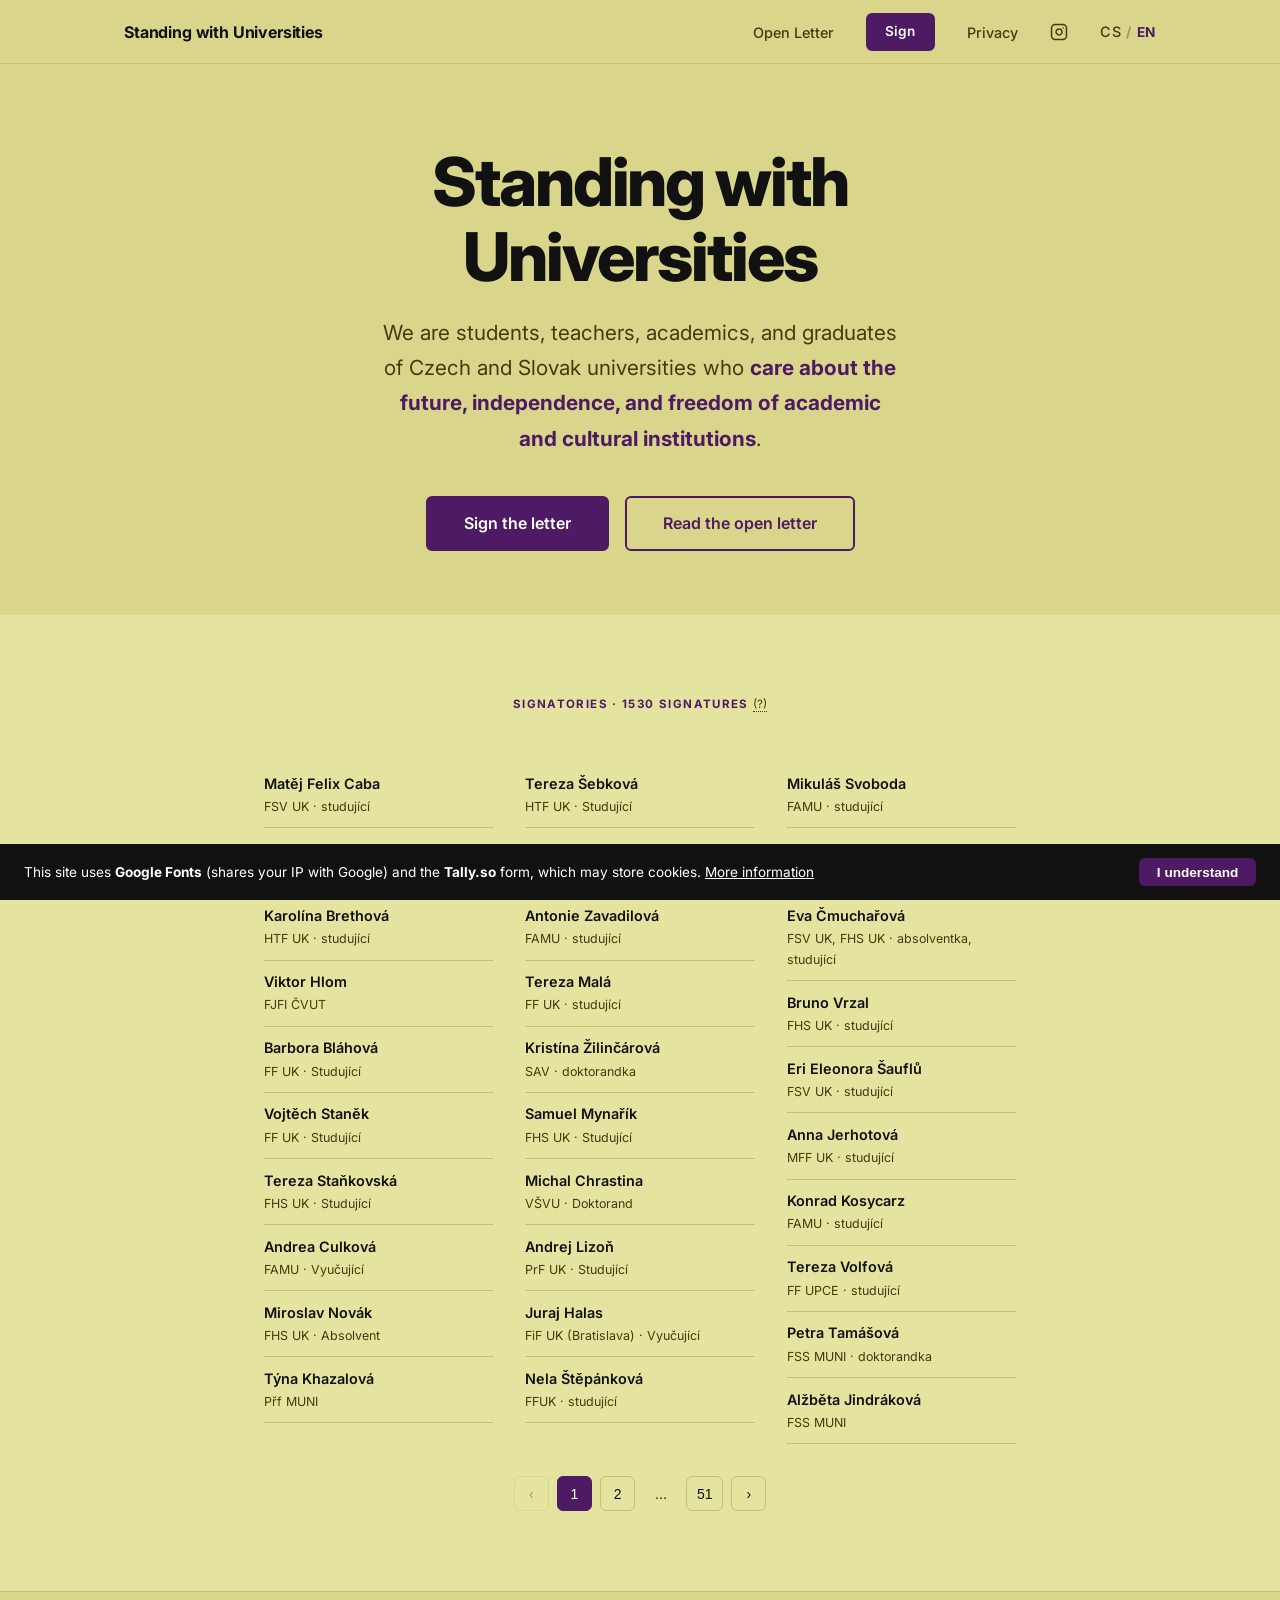
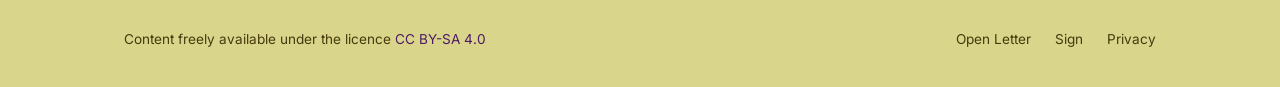
<file: en/index.html>
<!DOCTYPE html>

<html lang="en">
<head>
<meta charset="utf-8"/>
<meta content="width=device-width, initial-scale=1.0" name="viewport"/>
<meta content="A student movement defending the independence of Czech universities from political interference." name="description"/>
<title>Standing with Universities</title>
<link href="https://stojimesuniverzitami.cz/" rel="canonical"/>
<link href="https://stojimesuniverzitami.cz/" hreflang="cs" rel="alternate"/>
<link href="https://stojimesuniverzitami.cz/en/" hreflang="en" rel="alternate"/>
<link href="https://stojimesuniverzitami.cz/" hreflang="x-default" rel="alternate"/>
<meta content="website" property="og:type"/>
<meta content="https://stojimesuniverzitami.cz/" property="og:url"/>
<meta content="Stojíme s univerzitami – Obrana akademické svobody" property="og:title"/>
<meta content="Studentské hnutí za zachování nezávislosti českých vysokých škol před politickými zásahy. Podepište výzvu a podpořte akademickou svobodu v České republice." property="og:description"/>
<meta content="cs_CZ" property="og:locale"/>
<meta content="Stojíme s univerzitami" property="og:site_name"/>
<meta content="summary" name="twitter:card"/>
<meta content="Stojíme s univerzitami – Obrana akademické svobody" name="twitter:title"/>
<meta content="Studentské hnutí za zachování nezávislosti českých vysokých škol před politickými zásahy. Podepište výzvu a podpořte akademickou svobodu v České republice." name="twitter:description"/>
<link href="https://fonts.googleapis.com" rel="preconnect"/>
<link crossorigin="" href="https://fonts.gstatic.com" rel="preconnect"/>
<link href="https://fonts.googleapis.com/css2?family=Inter:wght@400;500;600;700;800&amp;display=swap" rel="stylesheet"/>
<link href="../css/style.css" rel="stylesheet"/>
<link href="../assets/stojimesuni_goldenbg.png" rel="icon" type="image/png"/>
</head>
<body class="page--home">
<a class="skip-link" href="#main-content">Skip to content</a>
<nav aria-label="Main navigation" class="nav" role="navigation">
<div class="container--wide">
<div class="nav__inner">
<a class="nav__brand" href="index.html">Standing with Universities</a>
<button aria-controls="nav-list" aria-expanded="false" aria-label="Open menu" class="nav__toggle">
<span></span><span></span><span></span>
</button>
<ul class="nav__list" id="nav-list">
<li><a href="otevreny-dopis.html">Open Letter</a></li>
<li><a class="btn btn--primary" href="podepiste.html">Sign</a></li>
<li><a href="pravni-informace.html">Privacy</a></li>
<li>
<a aria-label="Instagram @stojimesuniverzitami" class="nav__social" href="https://www.instagram.com/stojimesuniverzitami/" rel="noopener noreferrer" target="_blank">
<svg aria-hidden="true" fill="none" focusable="false" height="18" stroke="currentColor" stroke-linecap="round" stroke-linejoin="round" stroke-width="2" viewbox="0 0 24 24" width="18" xmlns="http://www.w3.org/2000/svg"><rect height="20" rx="5" ry="5" width="20" x="2" y="2"></rect><path d="M16 11.37A4 4 0 1 1 12.63 8 4 4 0 0 1 16 11.37z"></path><line x1="17.5" x2="17.51" y1="6.5" y2="6.5"></line></svg>
</a>
</li>
<li aria-label="Jazyk / Language" class="lang-switch"><a class="lang-switch__link" href="../index.html" hreflang="cs" lang="cs">CS</a><span aria-hidden="true">/</span><span class="lang-switch__current">EN</span></li>
</ul>
</div>
</div>
</nav>
<main id="main-content">
<!-- Hero -->
<section class="hero">
<div class="container">
<h1 class="hero__title">Standing with<br/>Universities</h1>
<p class="hero__subtitle">We are students, teachers, academics, and graduates of Czech and Slovak universities who <strong>care about the future, independence, and freedom of academic and cultural institutions</strong>.</p>
<div class="hero__actions">
<a class="btn btn--primary btn--lg" href="podepiste.html">Sign the letter</a>
<a class="btn btn--outline btn--lg" href="otevreny-dopis.html">Read the open letter</a>
</div>
</div>
</section>
<!-- Signatories -->
<section class="section section--alt signatories" id="signatari">
<div class="container">
<div class="section__header">
<p class="section__label">Signatories · <span id="sig-count"><!-- COUNT:START -->1530<!-- COUNT:END --></span> signatures <span class="sig-count__note" data-tooltip="The list is updated continuously; the actual number of signatures may be higher.">(?)</span></p>
</div>
<!-- SIGNATORIES:START -->
<ul class="signatories__list">
<li class="signatory">
<span class="signatory__name">Matěj Felix Caba</span>
<span class="signatory__affiliation">FSV UK · studující</span>
</li>
<li class="signatory">
<span class="signatory__name">Matěj Pejša</span>
<span class="signatory__affiliation">FF UK</span>
</li>
<li class="signatory">
<span class="signatory__name">Karolína Brethová</span>
<span class="signatory__affiliation">HTF UK · studující</span>
</li>
<li class="signatory">
<span class="signatory__name">Viktor Hlom</span>
<span class="signatory__affiliation">FJFI ČVUT</span>
</li>
<li class="signatory">
<span class="signatory__name">Barbora Bláhová</span>
<span class="signatory__affiliation">FF UK · Studující</span>
</li>
<li class="signatory">
<span class="signatory__name">Vojtěch Staněk</span>
<span class="signatory__affiliation">FF UK · Studující</span>
</li>
<li class="signatory">
<span class="signatory__name">Tereza Staňkovská</span>
<span class="signatory__affiliation">FHS UK · Studující</span>
</li>
<li class="signatory">
<span class="signatory__name">Andrea Culková</span>
<span class="signatory__affiliation">FAMU · Vyučující</span>
</li>
<li class="signatory">
<span class="signatory__name">Miroslav Novák</span>
<span class="signatory__affiliation">FHS UK · Absolvent</span>
</li>
<li class="signatory">
<span class="signatory__name">Týna Khazalová</span>
<span class="signatory__affiliation">Přf MUNI</span>
</li>
<li class="signatory">
<span class="signatory__name">Tereza Šebková</span>
<span class="signatory__affiliation">HTF UK · Studující</span>
</li>
<li class="signatory">
<span class="signatory__name">Tomáš Hučko</span>
<span class="signatory__affiliation">Kapitál · Šéfredaktor portálu Kapitál</span>
</li>
<li class="signatory">
<span class="signatory__name">Antonie Zavadilová</span>
<span class="signatory__affiliation">FAMU · studující</span>
</li>
<li class="signatory">
<span class="signatory__name">Tereza Malá</span>
<span class="signatory__affiliation">FF UK · studující</span>
</li>
<li class="signatory">
<span class="signatory__name">Kristína Žilinčárová</span>
<span class="signatory__affiliation">SAV · doktorandka</span>
</li>
<li class="signatory">
<span class="signatory__name">Samuel Mynařík</span>
<span class="signatory__affiliation">FHS UK · Studující</span>
</li>
<li class="signatory">
<span class="signatory__name">Michal Chrastina</span>
<span class="signatory__affiliation">VŠVU · Doktorand</span>
</li>
<li class="signatory">
<span class="signatory__name">Andrej Lizoň</span>
<span class="signatory__affiliation">PrF UK · Studující</span>
</li>
<li class="signatory">
<span class="signatory__name">Juraj Halas</span>
<span class="signatory__affiliation">FiF UK (Bratislava) · Vyučující</span>
</li>
<li class="signatory">
<span class="signatory__name">Nela Štěpánková</span>
<span class="signatory__affiliation">FFUK · studující</span>
</li>
<li class="signatory">
<span class="signatory__name">Mikuláš Svoboda</span>
<span class="signatory__affiliation">FAMU · studující</span>
</li>
<li class="signatory">
<span class="signatory__name">Anna Oliva</span>
<span class="signatory__affiliation">FHS UK · studující</span>
</li>
<li class="signatory">
<span class="signatory__name">Eva Čmuchařová</span>
<span class="signatory__affiliation">FSV UK, FHS UK · absolventka, studující</span>
</li>
<li class="signatory">
<span class="signatory__name">Bruno Vrzal</span>
<span class="signatory__affiliation">FHS UK · studující</span>
</li>
<li class="signatory">
<span class="signatory__name">Eri Eleonora Šauflů</span>
<span class="signatory__affiliation">FSV UK · studující</span>
</li>
<li class="signatory">
<span class="signatory__name">Anna Jerhotová</span>
<span class="signatory__affiliation">MFF UK · studující</span>
</li>
<li class="signatory">
<span class="signatory__name">Konrad Kosycarz</span>
<span class="signatory__affiliation">FAMU · studující</span>
</li>
<li class="signatory">
<span class="signatory__name">Tereza Volfová</span>
<span class="signatory__affiliation">FF UPCE · studující</span>
</li>
<li class="signatory">
<span class="signatory__name">Petra Tamášová</span>
<span class="signatory__affiliation">FSS MUNI · doktorandka</span>
</li>
<li class="signatory">
<span class="signatory__name">Alžběta Jindráková</span>
<span class="signatory__affiliation">FSS MUNI</span>
</li>
<li class="signatory">
<span class="signatory__name">Laura Kovácsová</span>
<span class="signatory__affiliation">SAV · doktorandka</span>
</li>
<li class="signatory">
<span class="signatory__name">Hana Škopová</span>
<span class="signatory__affiliation">3LF UK · studující</span>
</li>
<li class="signatory">
<span class="signatory__name">Laura Vassileva</span>
<span class="signatory__affiliation">FHS UK · doktorandka</span>
</li>
<li class="signatory">
<span class="signatory__name">Tamara Spalajković</span>
<span class="signatory__affiliation">FaVU VUT · doktorandka</span>
</li>
<li class="signatory">
<span class="signatory__name">Hynek Frýdl</span>
<span class="signatory__affiliation">FF UK · studující</span>
</li>
<li class="signatory">
<span class="signatory__name">Josef Patočka</span>
<span class="signatory__affiliation">FSS MUNI · doktorand</span>
</li>
<li class="signatory">
<span class="signatory__name">Tereza Flossmannová</span>
<span class="signatory__affiliation">FF UK</span>
</li>
<li class="signatory">
<span class="signatory__name">Julie Šišková</span>
<span class="signatory__affiliation">DAMU · studující</span>
</li>
<li class="signatory">
<span class="signatory__name">Filip Novotný</span>
<span class="signatory__affiliation">Přf MUNI · doktorand</span>
</li>
<li class="signatory">
<span class="signatory__name">Kateřina Šichtová</span>
<span class="signatory__affiliation">FF UK · studující</span>
</li>
<li class="signatory">
<span class="signatory__name">Alžběta Kučerová</span>
<span class="signatory__affiliation">FSV UK · studující</span>
</li>
<li class="signatory">
<span class="signatory__name">Tomáš Jančík</span>
<span class="signatory__affiliation">FSS MUNI · studující</span>
</li>
<li class="signatory">
<span class="signatory__name">Ivana Rumanová</span>
<span class="signatory__affiliation">FaVU VUT · výskumná pracovníčka</span>
</li>
<li class="signatory">
<span class="signatory__name">Jakub Huba</span>
<span class="signatory__affiliation">VŠVU · Vyučujúci</span>
</li>
<li class="signatory">
<span class="signatory__name">Natálie Svozilová</span>
<span class="signatory__affiliation">AVU · studující</span>
</li>
<li class="signatory">
<span class="signatory__name">Martin Pfann</span>
<span class="signatory__affiliation">FaVU VUT · doktorand</span>
</li>
<li class="signatory">
<span class="signatory__name">Anna Šípová</span>
<span class="signatory__affiliation">UMPRUM a FF UK · studující</span>
</li>
<li class="signatory">
<span class="signatory__name">Maria Topolčanská</span>
<span class="signatory__affiliation">AVU</span>
</li>
<li class="signatory">
<span class="signatory__name">Lýdia Grešáková</span>
<span class="signatory__affiliation">SAV · doktorandka</span>
</li>
<li class="signatory">
<span class="signatory__name">Marek Vician</span>
<span class="signatory__affiliation">FiF UK (Bratislava) · absolvent</span>
</li>
<li class="signatory">
<span class="signatory__name">Markéta Nováková</span>
<span class="signatory__affiliation">FF UPOL · studující</span>
</li>
<li class="signatory">
<span class="signatory__name">Jan Kubišta</span>
<span class="signatory__affiliation">FF UK · studující</span>
</li>
<li class="signatory">
<span class="signatory__name">Jan Voves</span>
<span class="signatory__affiliation">FF UK · absolvent</span>
</li>
<li class="signatory">
<span class="signatory__name">Matěj Tauchman</span>
<span class="signatory__affiliation">FHS UK · studující</span>
</li>
<li class="signatory">
<span class="signatory__name">Adam Zatloukal</span>
<span class="signatory__affiliation">AVU · studující</span>
</li>
<li class="signatory">
<span class="signatory__name">Kateřina Čanigová</span>
<span class="signatory__affiliation">FSS MU · vyučující</span>
</li>
<li class="signatory">
<span class="signatory__name">Kateřina Králová</span>
<span class="signatory__affiliation">1. LF UK · studující</span>
</li>
<li class="signatory">
<span class="signatory__name">Dominik Želinský</span>
<span class="signatory__affiliation">SAV · vedecký pracovník</span>
</li>
<li class="signatory">
<span class="signatory__name">Jakub Votruba</span>
<span class="signatory__affiliation">FF UK · studující</span>
</li>
<li class="signatory">
<span class="signatory__name">Ján Solčáni</span>
<span class="signatory__affiliation">FaVU VUT · vyučujúci</span>
</li>
<li class="signatory">
<span class="signatory__name">Ivona Solčániová</span>
<span class="signatory__affiliation">FF MU · doktorandka</span>
</li>
<li class="signatory">
<span class="signatory__name">Marie Juláková</span>
<span class="signatory__affiliation">FF UK · studující</span>
</li>
<li class="signatory">
<span class="signatory__name">Adam Jeník</span>
<span class="signatory__affiliation">ČVUT FEL</span>
</li>
<li class="signatory">
<span class="signatory__name">Antonín Melenovský</span>
<span class="signatory__affiliation">ČVUT FEL</span>
</li>
<li class="signatory">
<span class="signatory__name">Daniel Trlifaj</span>
<span class="signatory__affiliation">MFF UK, FHS UK</span>
</li>
<li class="signatory">
<span class="signatory__name">David Petera</span>
<span class="signatory__affiliation">MFF UK · studující</span>
</li>
<li class="signatory">
<span class="signatory__name">Marián Jančovič</span>
<span class="signatory__affiliation">SAV · doktorand</span>
</li>
<li class="signatory">
<span class="signatory__name">Hana Losenická</span>
<span class="signatory__affiliation">FHS UK · studující</span>
</li>
<li class="signatory">
<span class="signatory__name">Jiří Šumný</span>
<span class="signatory__affiliation">MUNI FSS &amp; FF · studující</span>
</li>
<li class="signatory">
<span class="signatory__name">Jan Zálešák</span>
<span class="signatory__affiliation">FaVU VUT · vyučující</span>
</li>
<li class="signatory">
<span class="signatory__name">Eva Matoušová</span>
<span class="signatory__affiliation">MUNI FSS · studující</span>
</li>
<li class="signatory">
<span class="signatory__name">David Baron</span>
<span class="signatory__affiliation">ERUNI · studující</span>
</li>
<li class="signatory">
<span class="signatory__name">Ema Klubisová</span>
<span class="signatory__affiliation">MUNI FF · studující</span>
</li>
<li class="signatory">
<span class="signatory__name">Marie Heřmanová</span>
<span class="signatory__affiliation">FSV UK / UCL · Absolventka, výzkumná pracovnice</span>
</li>
<li class="signatory">
<span class="signatory__name">Jana Kolafová</span>
<span class="signatory__affiliation">PdF MUNI/CMTF UPOL · studující</span>
</li>
<li class="signatory">
<span class="signatory__name">Branko Hossa</span>
<span class="signatory__affiliation">FF MUNI · studující</span>
</li>
<li class="signatory">
<span class="signatory__name">Martina Kedrová</span>
<span class="signatory__affiliation">Znepokojené matky - rodičovské klimatické hnutie · členka, (absolventka FIF UK Bratislava)</span>
</li>
<li class="signatory">
<span class="signatory__name">Daniel White</span>
<span class="signatory__affiliation">FA ČVUT · studující</span>
</li>
<li class="signatory">
<span class="signatory__name">Kristína Jamrichová</span>
<span class="signatory__affiliation">FaVU VUT</span>
</li>
<li class="signatory">
<span class="signatory__name">Anna Karásková</span>
<span class="signatory__affiliation">PedF UK</span>
</li>
<li class="signatory">
<span class="signatory__name">Martina Gažová</span>
<span class="signatory__affiliation">PrF UK, Znepokojené matky · absolventka, členka</span>
</li>
<li class="signatory">
<span class="signatory__name">Richard Ivánek</span>
<span class="signatory__affiliation">MFF UK · absolvent</span>
</li>
<li class="signatory">
<span class="signatory__name">Vojtěch Klimeš</span>
<span class="signatory__affiliation">MFF UK, FHS UK · absolvent, studující</span>
</li>
<li class="signatory">
<span class="signatory__name">Ondřej Mužík</span>
<span class="signatory__affiliation">FF UK · studující</span>
</li>
<li class="signatory">
<span class="signatory__name">Julián Vrábel</span>
<span class="signatory__affiliation">neformálny vzdelávateľ,
spolok LIGHT* · absolvent FiF a PriF UK Bratislava, alumni člen</span>
</li>
<li class="signatory">
<span class="signatory__name">Elena Teplanová</span>
<span class="signatory__affiliation">editorka, prekladateľka · aktívna v ľudskoprávnych iniciatívach</span>
</li>
<li class="signatory">
<span class="signatory__name">Spolok LIGHT*, o.z.</span>
<span class="signatory__affiliation">Univerzita Komenského v Bratislave · celouniverzitný spolok</span>
</li>
<li class="signatory">
<span class="signatory__name">Petr Kallista</span>
<span class="signatory__affiliation">FSV UK</span>
</li>
<li class="signatory">
<span class="signatory__name">Martin Zika</span>
<span class="signatory__affiliation">MFF UK · doktorand</span>
</li>
<li class="signatory">
<span class="signatory__name">Michal Grňo</span>
<span class="signatory__affiliation">MFF UK · absolvent</span>
</li>
<li class="signatory">
<span class="signatory__name">Lynda Zein</span>
<span class="signatory__affiliation">UMPRUM · vyučujúcí</span>
</li>
<li class="signatory">
<span class="signatory__name">Ivana Nemethová</span>
<span class="signatory__affiliation">FAD STU · doktorandka</span>
</li>
<li class="signatory">
<span class="signatory__name">Michaela Ujházyová</span>
<span class="signatory__affiliation">FiFUK, Znepokojené matky · absolventka, členka o.z. rodičov ku klimatickej kríze</span>
</li>
<li class="signatory">
<span class="signatory__name">Martina Zmijarová</span>
<span class="signatory__affiliation">FHS UK · studující</span>
</li>
<li class="signatory">
<span class="signatory__name">Sabina Vassileva</span>
<span class="signatory__affiliation">FSV UK · doktorandka</span>
</li>
<li class="signatory">
<span class="signatory__name">Eva Oliva</span>
<span class="signatory__affiliation">FSV UK · doktorandka</span>
</li>
<li class="signatory">
<span class="signatory__name">Mariana Müllerová</span>
<span class="signatory__affiliation">FSV UK · studující</span>
</li>
<li class="signatory">
<span class="signatory__name">Anna Bromová</span>
<span class="signatory__affiliation">FSS MUNI · doktorandka</span>
</li>
<li class="signatory">
<span class="signatory__name">Vik Pabian</span>
<span class="signatory__affiliation">FF, FHS UK · studující</span>
</li>
<li class="signatory">
<span class="signatory__name">Emma Arnold</span>
<span class="signatory__affiliation">SAV · doktorandka</span>
</li>
<li class="signatory">
<span class="signatory__name">Lenka Vochocová</span>
<span class="signatory__affiliation">FSV UK · výzkumnice, vyučující</span>
</li>
<li class="signatory">
<span class="signatory__name">Michaela Pavelková</span>
<span class="signatory__affiliation">FHS UK</span>
</li>
<li class="signatory">
<span class="signatory__name">Anna Selecká</span>
<span class="signatory__affiliation">FHS UK · studující</span>
</li>
<li class="signatory">
<span class="signatory__name">Nela Bařinová</span>
<span class="signatory__affiliation">FHS UK · studující</span>
</li>
<li class="signatory">
<span class="signatory__name">Rado Sloboda</span>
<span class="signatory__affiliation">UMB · Člen Správnej rady UMB</span>
</li>
<li class="signatory">
<span class="signatory__name">Adam Dragun</span>
<span class="signatory__affiliation">DAMU · studující</span>
</li>
<li class="signatory">
<span class="signatory__name">Palo Fabuš</span>
<span class="signatory__affiliation">AVU FAMU · odborný asistent</span>
</li>
<li class="signatory">
<span class="signatory__name">Vojtěch Bárta</span>
<span class="signatory__affiliation">DAMU · absolvent</span>
</li>
<li class="signatory">
<span class="signatory__name">Anna Poubišová</span>
<span class="signatory__affiliation">FHS UK</span>
</li>
<li class="signatory">
<span class="signatory__name">Filip Bielek</span>
<span class="signatory__affiliation">VŠVU · doktorand</span>
</li>
<li class="signatory">
<span class="signatory__name">Klára Latta</span>
<span class="signatory__affiliation">AVU · stujíci</span>
</li>
<li class="signatory">
<span class="signatory__name">Eva Priečková</span>
<span class="signatory__affiliation">Difa JAMU · Ph.D. absolventka</span>
</li>
<li class="signatory">
<span class="signatory__name">Zuzana Vostřelová</span>
<span class="signatory__affiliation">1.LF UK · absolventka</span>
</li>
<li class="signatory">
<span class="signatory__name">Alexandra Moran</span>
<span class="signatory__affiliation">SAV · doktorandka</span>
</li>
<li class="signatory">
<span class="signatory__name">Kristýna Komárková</span>
<span class="signatory__affiliation">FF UPCE · Absolvenstvo / Alumni</span>
</li>
<li class="signatory">
<span class="signatory__name">Juliana Kindlova</span>
<span class="signatory__affiliation">Studentstvo / Student</span>
</li>
<li class="signatory">
<span class="signatory__name">Carla Mizzau</span>
<span class="signatory__affiliation">FFUK</span>
</li>
<li class="signatory">
<span class="signatory__name">Lukáš Mikulecký</span>
<span class="signatory__affiliation">FFUK · Studentstvo / Student</span>
</li>
<li class="signatory">
<span class="signatory__name">Libor Vavřík</span>
<span class="signatory__affiliation">Univerzita Palackého · Absolvenstvo / Alumni</span>
</li>
<li class="signatory">
<span class="signatory__name">Daniel Dudek</span>
<span class="signatory__affiliation">FJFI ČVUT · Studentstvo / Student</span>
</li>
<li class="signatory">
<span class="signatory__name">Sára Vernerová</span>
<span class="signatory__affiliation">FŽP CŽU · Studentstvo / Student</span>
</li>
<li class="signatory">
<span class="signatory__name">Martina Čápová</span>
</li>
<li class="signatory">
<span class="signatory__name">Zuzana Kárová</span>
<span class="signatory__affiliation">Univerzita Karlova · Studentstvo / Student</span>
</li>
<li class="signatory">
<span class="signatory__name">Lukas Zimmermann</span>
<span class="signatory__affiliation">Ekonomická fakulta JČU · Studentstvo / Student</span>
</li>
<li class="signatory">
<span class="signatory__name">Richard Dubný</span>
<span class="signatory__affiliation">Jiné / Other</span>
</li>
<li class="signatory">
<span class="signatory__name">Štěpán Bažant</span>
<span class="signatory__affiliation">ff uk · Absolvenstvo / Alumni</span>
</li>
<li class="signatory">
<span class="signatory__name">Veronika Vykydalová</span>
<span class="signatory__affiliation">Univerzita Karlova · Studentstvo / Student</span>
</li>
<li class="signatory">
<span class="signatory__name">Sára Nygrýnová</span>
<span class="signatory__affiliation">Fakulta designu a umeni Ladislava Sutnara · Studentstvo / Student</span>
</li>
<li class="signatory">
<span class="signatory__name">Alena Mikešová</span>
<span class="signatory__affiliation">Studentstvo / Student</span>
</li>
<li class="signatory">
<span class="signatory__name">Ema Zemanová</span>
</li>
<li class="signatory">
<span class="signatory__name">Eva Machalová</span>
<span class="signatory__affiliation">Absolvenstvo / Alumni</span>
</li>
<li class="signatory">
<span class="signatory__name">Petr Špila</span>
<span class="signatory__affiliation">Jiné / Other</span>
</li>
<li class="signatory">
<span class="signatory__name">Jitka Sohrová</span>
<span class="signatory__affiliation">Západočeská Univerzita V Plzni · Absolvenstvo / Alumni</span>
</li>
<li class="signatory">
<span class="signatory__name">Aneta Doležalová</span>
<span class="signatory__affiliation">Studentstvo / Student</span>
</li>
<li class="signatory">
<span class="signatory__name">Sára Holubcová</span>
<span class="signatory__affiliation">ZČU · Studentstvo / Student</span>
</li>
<li class="signatory">
<span class="signatory__name">Karolína Ryšavá</span>
<span class="signatory__affiliation">Studentstvo / Student</span>
</li>
<li class="signatory">
<span class="signatory__name">Kristián Kořínek</span>
<span class="signatory__affiliation">Západočeská univerzita - FDU · Studentstvo / Student</span>
</li>
<li class="signatory">
<span class="signatory__name">Ondřej Pešek</span>
<span class="signatory__affiliation">Univerzita Karlova · Studentstvo / Student</span>
</li>
<li class="signatory">
<span class="signatory__name">Vojtěch Zikán</span>
<span class="signatory__affiliation">Západočeská Univerzita v Plzni · Studentstvo / Student</span>
</li>
<li class="signatory">
<span class="signatory__name">Klára Dziadkiewiczová</span>
<span class="signatory__affiliation">Fakulta designu a umění Ladislava Sutnara, Západočeská Univerzita v Plzni · Studentstvo / Student</span>
</li>
<li class="signatory">
<span class="signatory__name">Jan Maher</span>
<span class="signatory__affiliation">Fakulta designu a umění Ladislava Sutnara - Západočeská univerzita v Plzni · Studentstvo / Student</span>
</li>
<li class="signatory">
<span class="signatory__name">Dorian Němec</span>
<span class="signatory__affiliation">ZCU FDU · Studentstvo / Student</span>
</li>
<li class="signatory">
<span class="signatory__name">Roman Kovář</span>
<span class="signatory__affiliation">UMPRUM · Absolvenstvo / Alumni</span>
</li>
<li class="signatory">
<span class="signatory__name">Karel Prach</span>
<span class="signatory__affiliation">Přírodovědecká fakulta JU, České Budějovice · Zaměstnanectvo / Employee</span>
</li>
<li class="signatory">
<span class="signatory__name">Rozálie Smékalová</span>
<span class="signatory__affiliation">Karlova Univerzita · Studentstvo / Student</span>
</li>
<li class="signatory">
<span class="signatory__name">Klára Hrdličková</span>
<span class="signatory__affiliation">Akademie výtvarných umění v Praze · Studentstvo / Student</span>
</li>
<li class="signatory">
<span class="signatory__name">Alena Krupková</span>
<span class="signatory__affiliation">VŠCHT · Studentstvo / Student</span>
</li>
<li class="signatory">
<span class="signatory__name">Jana Košťálová</span>
<span class="signatory__affiliation">Univerzita Pardubice · Zaměstnanectvo / Employee</span>
</li>
<li class="signatory">
<span class="signatory__name">Kristýna Hlubučková</span>
<span class="signatory__affiliation">PF UK · Absolvenstvo / Alumni</span>
</li>
<li class="signatory">
<span class="signatory__name">Aleš Bulva</span>
</li>
<li class="signatory">
<span class="signatory__name">Anna Javoříková</span>
<span class="signatory__affiliation">FF UK · Studentstvo / Student</span>
</li>
<li class="signatory">
<span class="signatory__name">Diviš Samoel</span>
<span class="signatory__affiliation">ETF · Studentstvo / Student</span>
</li>
<li class="signatory">
<span class="signatory__name">Ondřej Kořínek</span>
<span class="signatory__affiliation">Univerzita Palackého v Olomouci · Studentstvo / Student</span>
</li>
<li class="signatory">
<span class="signatory__name">Petr Nykl</span>
<span class="signatory__affiliation">UK · Studentstvo / Student</span>
</li>
<li class="signatory">
<span class="signatory__name">Lada Moravcová</span>
<span class="signatory__affiliation">Jihočeská univerzita v Českých Budějovicích · Studentstvo / Student</span>
</li>
<li class="signatory">
<span class="signatory__name">Monika Nováčková</span>
<span class="signatory__affiliation">Technická univerzita v Liberci · Absolvenstvo / Alumni</span>
</li>
<li class="signatory">
<span class="signatory__name">Daniel Procházka</span>
<span class="signatory__affiliation">Univerzita Karlova · Studentstvo / Student</span>
</li>
<li class="signatory">
<span class="signatory__name">Markéta Holušová</span>
</li>
<li class="signatory">
<span class="signatory__name">Michal Martínek</span>
<span class="signatory__affiliation">Masarykova univerzita · Studentstvo / Student</span>
</li>
<li class="signatory">
<span class="signatory__name">Sára Froňková</span>
<span class="signatory__affiliation">Studentstvo / Student</span>
</li>
<li class="signatory">
<span class="signatory__name">Ondřej Černý</span>
<span class="signatory__affiliation">ČVUT v Praze · Studentstvo / Student</span>
</li>
<li class="signatory">
<span class="signatory__name">Zuzana Hájková</span>
<span class="signatory__affiliation">Základní škola · Zaměstnanectvo / Employee</span>
</li>
<li class="signatory">
<span class="signatory__name">Lola Soudková</span>
<span class="signatory__affiliation">Studentstvo / Student</span>
</li>
<li class="signatory">
<span class="signatory__name">Vendula Kučerová</span>
</li>
<li class="signatory">
<span class="signatory__name">Markéta Koubková</span>
<span class="signatory__affiliation">Univerzita Karlova · Studentstvo / Student</span>
</li>
<li class="signatory">
<span class="signatory__name">Šimon Basík</span>
<span class="signatory__affiliation">PřF MUNI · Studentstvo / Student</span>
</li>
<li class="signatory">
<span class="signatory__name">Petr Chlup</span>
<span class="signatory__affiliation">UP Olomouc · Studentstvo / Student</span>
</li>
<li class="signatory">
<span class="signatory__name">Pavel Turinský</span>
<span class="signatory__affiliation">MFF UK · Zaměstnanectvo / Employee</span>
</li>
<li class="signatory">
<span class="signatory__name">Petr Diblík</span>
<span class="signatory__affiliation">Absolvenstvo / Alumni</span>
</li>
<li class="signatory">
<span class="signatory__name">Tereza Dobřichovská Reichelová</span>
<span class="signatory__affiliation">Univerzita Karlova · Studentstvo / Student</span>
</li>
<li class="signatory">
<span class="signatory__name">Eliška Fulínová</span>
<span class="signatory__affiliation">Centrum pro teoretická studia UK · Zaměstnanectvo / Employee</span>
</li>
<li class="signatory">
<span class="signatory__name">Michael Killinger</span>
<span class="signatory__affiliation">Masarykova Univerzita · Absolvenstvo / Alumni</span>
</li>
<li class="signatory">
<span class="signatory__name">Viktor Vaškanin</span>
<span class="signatory__affiliation">FSV UK · Studentstvo / Student</span>
</li>
<li class="signatory">
<span class="signatory__name">Libor Šupčík</span>
<span class="signatory__affiliation">Ambis Univerzita a.s. · Jiné / Other</span>
</li>
<li class="signatory">
<span class="signatory__name">Miloš Hlávka</span>
<span class="signatory__affiliation">MFF UK · Absolvenstvo / Alumni</span>
</li>
<li class="signatory">
<span class="signatory__name">Kateřina Mašková Stískalová</span>
<span class="signatory__affiliation">FFUK · Absolvenstvo / Alumni</span>
</li>
<li class="signatory">
<span class="signatory__name">Pavel Kraus</span>
<span class="signatory__affiliation">MFF UK · Absolvenstvo / Alumni</span>
</li>
<li class="signatory">
<span class="signatory__name">Lucie Zlatušková</span>
<span class="signatory__affiliation">Jihočeská univerzita v ČB · Absolvenstvo / Alumni</span>
</li>
<li class="signatory">
<span class="signatory__name">Jiří Hnilica</span>
<span class="signatory__affiliation">Občan · Jiné / Other</span>
</li>
<li class="signatory">
<span class="signatory__name">Martin Tharp</span>
</li>
<li class="signatory">
<span class="signatory__name">Petra Senčeková</span>
<span class="signatory__affiliation">Masarykova univerzita · Studentstvo / Student</span>
</li>
<li class="signatory">
<span class="signatory__name">Marie Mandíková</span>
<span class="signatory__affiliation">Masarykova univerzita · Studentstvo / Student</span>
</li>
<li class="signatory">
<span class="signatory__name">Tomáš Leba</span>
<span class="signatory__affiliation">Jiné / Other</span>
</li>
<li class="signatory">
<span class="signatory__name">Adam Bohdal</span>
<span class="signatory__affiliation">Divadelní fakulta Akademie múzických umění v Praze · Studentstvo / Student</span>
</li>
<li class="signatory">
<span class="signatory__name">Ivana Havlíková</span>
<span class="signatory__affiliation">FF UK · Studentstvo / Student</span>
</li>
<li class="signatory">
<span class="signatory__name">Carmen Krausová</span>
<span class="signatory__affiliation">ZČU · Studentstvo / Student</span>
</li>
<li class="signatory">
<span class="signatory__name">Jesse Falta</span>
<span class="signatory__affiliation">FDULS · Studentstvo / Student</span>
</li>
<li class="signatory">
<span class="signatory__name">Ivan Rendla</span>
<span class="signatory__affiliation">MUNI · Studentstvo / Student</span>
</li>
<li class="signatory">
<span class="signatory__name">Barbora Hálová</span>
<span class="signatory__affiliation">FF ZČU · Studentstvo / Student</span>
</li>
<li class="signatory">
<span class="signatory__name">Diana Pechová</span>
<span class="signatory__affiliation">Univerzita Palackého v Olomouci · Studentstvo / Student</span>
</li>
<li class="signatory">
<span class="signatory__name">Karolína Štekerová</span>
<span class="signatory__affiliation">FF UK · Studentstvo / Student</span>
</li>
<li class="signatory">
<span class="signatory__name">Helena Hájková</span>
<span class="signatory__affiliation">VŠCHT · Zaměstnanectvo / Employee</span>
</li>
<li class="signatory">
<span class="signatory__name">Frantiska Lutovska</span>
<span class="signatory__affiliation">FSV UK</span>
</li>
<li class="signatory">
<span class="signatory__name">Barbora Skutková</span>
<span class="signatory__affiliation">FHS UK · Studentstvo / Student</span>
</li>
<li class="signatory">
<span class="signatory__name">Tomáš Samek</span>
<span class="signatory__affiliation">FF UK · Studentstvo / Student</span>
</li>
<li class="signatory">
<span class="signatory__name">Eliška Marešová</span>
<span class="signatory__affiliation">FHS UK · Studentstvo / Student</span>
</li>
<li class="signatory">
<span class="signatory__name">Viktoriia Bobko</span>
<span class="signatory__affiliation">AVU · Studentstvo / Student</span>
</li>
<li class="signatory">
<span class="signatory__name">Lenka Neubauerová</span>
<span class="signatory__affiliation">FHS UK · Studentstvo / Student</span>
</li>
<li class="signatory">
<span class="signatory__name">Maximilian Koslowski</span>
<span class="signatory__affiliation">Univerzita Karlova · Studentstvo / Student</span>
</li>
<li class="signatory">
<span class="signatory__name">Eliška Černá</span>
<span class="signatory__affiliation">UJEP · Absolvenstvo / Alumni</span>
</li>
<li class="signatory">
<span class="signatory__name">Ema Kaštánková</span>
<span class="signatory__affiliation">UPOL · Studentstvo / Student</span>
</li>
<li class="signatory">
<span class="signatory__name">Matouš Perla</span>
<span class="signatory__affiliation">Čzu · Absolvenstvo / Alumni</span>
</li>
<li class="signatory">
<span class="signatory__name">Vendula Kadlecová</span>
<span class="signatory__affiliation">ČVUT FSv · Studentstvo / Student</span>
</li>
<li class="signatory">
<span class="signatory__name">Ondřej Vichr</span>
<span class="signatory__affiliation">Univerzita Karlova · Studentstvo / Student</span>
</li>
<li class="signatory">
<span class="signatory__name">Michaela Štěpánková</span>
<span class="signatory__affiliation">Univerzita Karlova · Studentstvo / Student</span>
</li>
<li class="signatory">
<span class="signatory__name">Anežka Kovalová</span>
<span class="signatory__affiliation">Karlova univerzita · Studentstvo / Student</span>
</li>
<li class="signatory">
<span class="signatory__name">Filip Pudil</span>
<span class="signatory__affiliation">FHS UK · Studentstvo / Student</span>
</li>
<li class="signatory">
<span class="signatory__name">Mariana Maršáková</span>
<span class="signatory__affiliation">ČVUT · Studentstvo / Student</span>
</li>
<li class="signatory">
<span class="signatory__name">Jan Šedivý</span>
<span class="signatory__affiliation">ČVUT FSv · Studentstvo / Student</span>
</li>
<li class="signatory">
<span class="signatory__name">Vojtěch Mach</span>
<span class="signatory__affiliation">ČVUT FSv · Studentstvo / Student</span>
</li>
<li class="signatory">
<span class="signatory__name">Roman Ládr</span>
<span class="signatory__affiliation">SOŠ a SOU Písek · Studentstvo / Student</span>
</li>
<li class="signatory">
<span class="signatory__name">Ema Poláčková</span>
<span class="signatory__affiliation">Univerzita Karlova · Studentstvo / Student</span>
</li>
<li class="signatory">
<span class="signatory__name">Anna-Marie Jílková</span>
<span class="signatory__affiliation">FHS UK · Studentstvo / Student</span>
</li>
<li class="signatory">
<span class="signatory__name">Kateřina Kohoutová</span>
<span class="signatory__affiliation">Studentstvo / Student</span>
</li>
<li class="signatory">
<span class="signatory__name">Elen Pokorná</span>
<span class="signatory__affiliation">Vysoká škola ekonomická v Praze · Studentstvo / Student</span>
</li>
<li class="signatory">
<span class="signatory__name">Anna Marie Lišková</span>
<span class="signatory__affiliation">FHS UK · Studentstvo / Student</span>
</li>
<li class="signatory">
<span class="signatory__name">Vít Cenkner</span>
<span class="signatory__affiliation">PřF UK · Studentstvo / Student</span>
</li>
<li class="signatory">
<span class="signatory__name">Petra Zikmundová</span>
</li>
<li class="signatory">
<span class="signatory__name">Veronika Adámková</span>
<span class="signatory__affiliation">Univerzita Karlova · Studentstvo / Student</span>
</li>
<li class="signatory">
<span class="signatory__name">Bruno Mýtina</span>
<span class="signatory__affiliation">Přírodovědecká fakulta Univerzity Karlovy · Studentstvo / Student</span>
</li>
<li class="signatory">
<span class="signatory__name">Gabriela Králová</span>
<span class="signatory__affiliation">PřF UK · Studentstvo / Student</span>
</li>
<li class="signatory">
<span class="signatory__name">Kateřina Ziková</span>
<span class="signatory__affiliation">FHS UK · Studentstvo / Student</span>
</li>
<li class="signatory">
<span class="signatory__name">Julie Le</span>
<span class="signatory__affiliation">FHS · Studentstvo / Student</span>
</li>
<li class="signatory">
<span class="signatory__name">Ludmila Kopečková</span>
<span class="signatory__affiliation">Univerzita Karlova · Studentstvo / Student</span>
</li>
<li class="signatory">
<span class="signatory__name">Anna Sedláková</span>
<span class="signatory__affiliation">VŠE · Studentstvo / Student</span>
</li>
<li class="signatory">
<span class="signatory__name">Natálie Kuchařová</span>
<span class="signatory__affiliation">FHS UK · Studentstvo / Student</span>
</li>
<li class="signatory">
<span class="signatory__name">Matyáš Kadlec</span>
<span class="signatory__affiliation">FF ZČU, IMS FSV UK · Absolvenstvo / Alumni</span>
</li>
<li class="signatory">
<span class="signatory__name">Nika Neomillnerová</span>
<span class="signatory__affiliation">Studentstvo / Student</span>
</li>
<li class="signatory">
<span class="signatory__name">Jan Matějka</span>
<span class="signatory__affiliation">FHS · Absolvenstvo / Alumni</span>
</li>
<li class="signatory">
<span class="signatory__name">Peter Zofcak</span>
</li>
<li class="signatory">
<span class="signatory__name">Tomáš Michek</span>
<span class="signatory__affiliation">Studentstvo / Student</span>
</li>
<li class="signatory">
<span class="signatory__name">Adéla Ludvíková</span>
<span class="signatory__affiliation">Fakulta Humanitních studií · Studentstvo / Student</span>
</li>
<li class="signatory">
<span class="signatory__name">Kryštof Novák</span>
<span class="signatory__affiliation">FHS UK · Studentstvo / Student</span>
</li>
<li class="signatory">
<span class="signatory__name">Jakub Tesárek</span>
<span class="signatory__affiliation">FFUK · Studentstvo / Student</span>
</li>
<li class="signatory">
<span class="signatory__name">Lenka Kynclová</span>
</li>
<li class="signatory">
<span class="signatory__name">Dagmar Volfová</span>
<span class="signatory__affiliation">FHS UK · Studentstvo / Student</span>
</li>
<li class="signatory">
<span class="signatory__name">Max Stárků</span>
<span class="signatory__affiliation">Studentstvo / Student</span>
</li>
<li class="signatory">
<span class="signatory__name">Jáchym Zelený</span>
<span class="signatory__affiliation">Studentstvo / Student</span>
</li>
<li class="signatory">
<span class="signatory__name">Barbora Baťhová</span>
<span class="signatory__affiliation">FHS UK · Studentstvo / Student</span>
</li>
<li class="signatory">
<span class="signatory__name">Anna Augustinová</span>
<span class="signatory__affiliation">FHS UK · Studentstvo / Student</span>
</li>
<li class="signatory">
<span class="signatory__name">Ema Cikánková</span>
<span class="signatory__affiliation">Univerzita Karlova · Studentstvo / Student</span>
</li>
<li class="signatory">
<span class="signatory__name">Luděk Březina</span>
</li>
<li class="signatory">
<span class="signatory__name">Tamara Žilavá</span>
<span class="signatory__affiliation">Janáčkova akademie muzických umění · Studentstvo / Student</span>
</li>
<li class="signatory">
<span class="signatory__name">Adam Klsák</span>
<span class="signatory__affiliation">Univerzita Karlova · Zaměstnanectvo / Employee</span>
</li>
<li class="signatory">
<span class="signatory__name">Adéla Ružanská</span>
<span class="signatory__affiliation">Fakulta humanitních studií · Studentstvo / Student</span>
</li>
<li class="signatory">
<span class="signatory__name">Markéta Sobotková</span>
<span class="signatory__affiliation">Gymnázium Vysoké Mýto · Studentstvo / Student</span>
</li>
<li class="signatory">
<span class="signatory__name">Michal Bachtjan</span>
<span class="signatory__affiliation">FHS UK · Studentstvo / Student</span>
</li>
<li class="signatory">
<span class="signatory__name">Kateřina Šlechtová</span>
<span class="signatory__affiliation">Karlova Univerzita · Studentstvo / Student</span>
</li>
<li class="signatory">
<span class="signatory__name">Anna Řehůřková</span>
<span class="signatory__affiliation">Jamu · Studentstvo / Student</span>
</li>
<li class="signatory">
<span class="signatory__name">Otakar Nadoba</span>
<span class="signatory__affiliation">VUT Fast · Studentstvo / Student</span>
</li>
<li class="signatory">
<span class="signatory__name">Nikol Jasmine Sahrai</span>
<span class="signatory__affiliation">FSS MUNI · Studentstvo / Student</span>
</li>
<li class="signatory">
<span class="signatory__name">Eva Filipová</span>
<span class="signatory__affiliation">FSV, UK · Studentstvo / Student</span>
</li>
<li class="signatory">
<span class="signatory__name">Eli’s Švecová</span>
<span class="signatory__affiliation">HAMU · Studentstvo / Student</span>
</li>
<li class="signatory">
<span class="signatory__name">Eliška Hluštíková</span>
<span class="signatory__affiliation">Fakulta sociálních věd · Studentstvo / Student</span>
</li>
<li class="signatory">
<span class="signatory__name">Agáta Lejčková</span>
<span class="signatory__affiliation">Fakulta humanitních studií UK · Studentstvo / Student</span>
</li>
<li class="signatory">
<span class="signatory__name">Jakub Koláček</span>
<span class="signatory__affiliation">Katedra Blízkého východu FF UK · Zaměstnanectvo / Employee</span>
</li>
<li class="signatory">
<span class="signatory__name">Tomáš Stráník</span>
<span class="signatory__affiliation">FF Uk · Studentstvo / Student</span>
</li>
<li class="signatory">
<span class="signatory__name">Nik Timková</span>
<span class="signatory__affiliation">AVU · Zaměstnanectvo / Employee</span>
</li>
<li class="signatory">
<span class="signatory__name">Adéla Viršíková</span>
<span class="signatory__affiliation">Studentstvo / Student</span>
</li>
<li class="signatory">
<span class="signatory__name">Ondřej Maňuch</span>
<span class="signatory__affiliation">Studentstvo / Student</span>
</li>
<li class="signatory">
<span class="signatory__name">Jan Sýkora</span>
<span class="signatory__affiliation">Masarykova univerzita · Studentstvo / Student</span>
</li>
<li class="signatory">
<span class="signatory__name">František Vaněk</span>
<span class="signatory__affiliation">Studentstvo / Student</span>
</li>
<li class="signatory">
<span class="signatory__name">Kateřina Šilhánová</span>
<span class="signatory__affiliation">PedF UK · Studentstvo / Student</span>
</li>
<li class="signatory">
<span class="signatory__name">Jana Gazdagová</span>
<span class="signatory__affiliation">Masaryk university · Absolvenstvo / Alumni</span>
</li>
<li class="signatory">
<span class="signatory__name">Barbora Havlíková</span>
<span class="signatory__affiliation">Jiné / Other</span>
</li>
<li class="signatory">
<span class="signatory__name">Attila Kovács</span>
<span class="signatory__affiliation">FiF UK Bratislava · Zaměstnanectvo / Employee</span>
</li>
<li class="signatory">
<span class="signatory__name">Joe Lennon</span>
<span class="signatory__affiliation">Masarykova Univerzita - Centrum jazykového vzdělávání · Zaměstnanectvo / Employee</span>
</li>
<li class="signatory">
<span class="signatory__name">Viktorie Koukolová</span>
<span class="signatory__affiliation">Studentstvo / Student</span>
</li>
<li class="signatory">
<span class="signatory__name">Hana Jurčíková</span>
<span class="signatory__affiliation">Univerzita Hradec Králové · Absolvenstvo / Alumni</span>
</li>
<li class="signatory">
<span class="signatory__name">Anna Libánská</span>
<span class="signatory__affiliation">FF MUNI · Zaměstnanectvo / Employee</span>
</li>
<li class="signatory">
<span class="signatory__name">Lucie Arendacká</span>
<span class="signatory__affiliation">PF UK · Absolvenstvo / Alumni</span>
</li>
<li class="signatory">
<span class="signatory__name">Alžběta Veličková</span>
<span class="signatory__affiliation">Univerzita Palackého · Studentstvo / Student</span>
</li>
<li class="signatory">
<span class="signatory__name">Natalie Musilová</span>
<span class="signatory__affiliation">Jiné / Other</span>
</li>
<li class="signatory">
<span class="signatory__name">Kateřina Stránská</span>
<span class="signatory__affiliation">Filozofická fakulta Univerzity Karlovy · Studentstvo / Student</span>
</li>
<li class="signatory">
<span class="signatory__name">Karolina Juřičková</span>
<span class="signatory__affiliation">Masarykova univerzita · Studentstvo / Student</span>
</li>
<li class="signatory">
<span class="signatory__name">Karolína Hanušová</span>
<span class="signatory__affiliation">FSS MUNI · Studentstvo / Student</span>
</li>
<li class="signatory">
<span class="signatory__name">Patrice Pešková</span>
<span class="signatory__affiliation">ZČU/ FDULS · Studentstvo / Student</span>
</li>
<li class="signatory">
<span class="signatory__name">Jindřich Bluma</span>
<span class="signatory__affiliation">FF ZČU · Studentstvo / Student</span>
</li>
<li class="signatory">
<span class="signatory__name">Anna Řehořová</span>
<span class="signatory__affiliation">Západočeská univerzita v Plzni · Studentstvo / Student</span>
</li>
<li class="signatory">
<span class="signatory__name">Anežka Střelbová</span>
<span class="signatory__affiliation">FDULS - ZČU · Studentstvo / Student</span>
</li>
<li class="signatory">
<span class="signatory__name">Kateřina Šteflová</span>
<span class="signatory__affiliation">Západočeská univerzita · Zaměstnanectvo / Employee</span>
</li>
<li class="signatory">
<span class="signatory__name">Oliver Boura</span>
<span class="signatory__affiliation">ZČU · Studentstvo / Student</span>
</li>
<li class="signatory">
<span class="signatory__name">Viktorie Antošová</span>
<span class="signatory__affiliation">UMPRUM · Studentstvo / Student</span>
</li>
<li class="signatory">
<span class="signatory__name">Anna Prentisová</span>
<span class="signatory__affiliation">Jiné / Other</span>
</li>
<li class="signatory">
<span class="signatory__name">Lucia Rončíková</span>
<span class="signatory__affiliation">Univerzita Karlova · Studentstvo / Student</span>
</li>
<li class="signatory">
<span class="signatory__name">Jaromír Pohanka</span>
<span class="signatory__affiliation">Západočeská univerzita v Plzni · Studentstvo / Student</span>
</li>
<li class="signatory">
<span class="signatory__name">Kateřina Šrámková</span>
<span class="signatory__affiliation">ZČU FDU · Studentstvo / Student</span>
</li>
<li class="signatory">
<span class="signatory__name">Vojtěch Märc</span>
<span class="signatory__affiliation">AVU · Zaměstnanectvo / Employee</span>
</li>
<li class="signatory">
<span class="signatory__name">Jáchym Vacík</span>
<span class="signatory__affiliation">FDULS ZČU · Studentstvo / Student</span>
</li>
<li class="signatory">
<span class="signatory__name">Ema Kostlánová</span>
<span class="signatory__affiliation">ZČU FDULS · Studentstvo / Student</span>
</li>
<li class="signatory">
<span class="signatory__name">Viktorie Poljakova</span>
<span class="signatory__affiliation">Západočeská univerzita Ladislava Sutnara · Studentstvo / Student</span>
</li>
<li class="signatory">
<span class="signatory__name">Jakub Mareda</span>
<span class="signatory__affiliation">FDULS - ZČU · Studentstvo / Student</span>
</li>
<li class="signatory">
<span class="signatory__name">Nataša Krásnohorská</span>
</li>
<li class="signatory">
<span class="signatory__name">Miroslava Benett</span>
<span class="signatory__affiliation">ZČU FDULS · Studentstvo / Student</span>
</li>
<li class="signatory">
<span class="signatory__name">Nikola Fišerová</span>
<span class="signatory__affiliation">Univerzita Karlova · Studentstvo / Student</span>
</li>
<li class="signatory">
<span class="signatory__name">Ondřej Bah</span>
<span class="signatory__affiliation">VŠE · Studentstvo / Student</span>
</li>
<li class="signatory">
<span class="signatory__name">Matěj Dlab</span>
<span class="signatory__affiliation">Filozofická fakulta UK · Studentstvo / Student</span>
</li>
<li class="signatory">
<span class="signatory__name">Tereza Melounová</span>
<span class="signatory__affiliation">Univerzita Karlova · Studentstvo / Student</span>
</li>
<li class="signatory">
<span class="signatory__name">Natálie Colledani</span>
</li>
<li class="signatory">
<span class="signatory__name">Johanka Říčanová</span>
<span class="signatory__affiliation">ČZU · Studentstvo / Student</span>
</li>
<li class="signatory">
<span class="signatory__name">Šimon Kos</span>
<span class="signatory__affiliation">FAV ZČU · Zaměstnanectvo / Employee</span>
</li>
<li class="signatory">
<span class="signatory__name">Vanda Petrovičová</span>
<span class="signatory__affiliation">Jihočeská univerzita v Českých Budějovicích · Studentstvo / Student</span>
</li>
<li class="signatory">
<span class="signatory__name">Jitka Uhříčková</span>
<span class="signatory__affiliation">AMU · Studentstvo / Student</span>
</li>
<li class="signatory">
<span class="signatory__name">Jakub Domes</span>
<span class="signatory__affiliation">Masarykova univerzita · Studentstvo / Student</span>
</li>
<li class="signatory">
<span class="signatory__name">Karolína Pleštilová</span>
<span class="signatory__affiliation">Pdf UK · Studentstvo / Student</span>
</li>
<li class="signatory">
<span class="signatory__name">Zuzana Mulíčková</span>
<span class="signatory__affiliation">Sutnarka · Studentstvo / Student</span>
</li>
<li class="signatory">
<span class="signatory__name">Jam Smyčka</span>
<span class="signatory__affiliation">CTS, Univerzita Karlova · Zaměstnanectvo / Employee</span>
</li>
<li class="signatory">
<span class="signatory__name">Pavlína Šupková</span>
<span class="signatory__affiliation">Jiné / Other</span>
</li>
<li class="signatory">
<span class="signatory__name">Robin Maxmilián Tomík</span>
<span class="signatory__affiliation">Univerzita Hradec Králové · Studentstvo / Student</span>
</li>
<li class="signatory">
<span class="signatory__name">Adam Brothánek</span>
<span class="signatory__affiliation">Zaměstnanectvo / Employee</span>
</li>
<li class="signatory">
<span class="signatory__name">Gabriela Čížková</span>
<span class="signatory__affiliation">AMU · Studentstvo / Student</span>
</li>
<li class="signatory">
<span class="signatory__name">Ondrej Jurcik</span>
<span class="signatory__affiliation">Univerzita Palackého v Olomouci · Absolvenstvo / Alumni</span>
</li>
<li class="signatory">
<span class="signatory__name">Jáchym Kolář</span>
<span class="signatory__affiliation">VŠU UMPRUM · Studentstvo / Student</span>
</li>
<li class="signatory">
<span class="signatory__name">Adéla Kratochvílová</span>
<span class="signatory__affiliation">Absolvenstvo / Alumni</span>
</li>
<li class="signatory">
<span class="signatory__name">Beata Hanušová</span>
<span class="signatory__affiliation">FFUK · Studentstvo / Student</span>
</li>
<li class="signatory">
<span class="signatory__name">Barbora Haplová</span>
<span class="signatory__affiliation">Vysoká škola uměleckoprůmyslová v Praze · Absolvenstvo / Alumni</span>
</li>
<li class="signatory">
<span class="signatory__name">Kristýna Kociánová</span>
<span class="signatory__affiliation">FF UK · Studentstvo / Student</span>
</li>
<li class="signatory">
<span class="signatory__name">Alžběta Vasiľková</span>
<span class="signatory__affiliation">Student · Studentstvo / Student</span>
</li>
<li class="signatory">
<span class="signatory__name">Jiří Kolář</span>
<span class="signatory__affiliation">Janáčkova akademie múzických umění · Absolvenstvo / Alumni</span>
</li>
<li class="signatory">
<span class="signatory__name">Ondřej Menoušek</span>
<span class="signatory__affiliation">Univerzita Karlova · Absolvenstvo / Alumni</span>
</li>
<li class="signatory">
<span class="signatory__name">Kylie Scalabroni</span>
<span class="signatory__affiliation">Univerzita Karlova · Studentstvo / Student</span>
</li>
<li class="signatory">
<span class="signatory__name">Filip Tyc</span>
<span class="signatory__affiliation">DAMU · Absolvenstvo / Alumni</span>
</li>
<li class="signatory">
<span class="signatory__name">Michal Novák</span>
<span class="signatory__affiliation">Ostravská univerzita · Studentstvo / Student</span>
</li>
<li class="signatory">
<span class="signatory__name">Anežka Kirschnerová</span>
<span class="signatory__affiliation">UK · Studentstvo / Student</span>
</li>
<li class="signatory">
<span class="signatory__name">Kristýna Polivková</span>
<span class="signatory__affiliation">Umprum · Studentstvo / Student</span>
</li>
<li class="signatory">
<span class="signatory__name">Lenka Šafrová</span>
<span class="signatory__affiliation">VŠUP · Studentstvo / Student</span>
</li>
<li class="signatory">
<span class="signatory__name">Marketa Kolářová</span>
</li>
<li class="signatory">
<span class="signatory__name">Karolína Kolčavová</span>
<span class="signatory__affiliation">Masarykova univerzita</span>
</li>
<li class="signatory">
<span class="signatory__name">pavlína mužíková</span>
<span class="signatory__affiliation">ff uk · Studentstvo / Student</span>
</li>
<li class="signatory">
<span class="signatory__name">Emma Sirotková</span>
<span class="signatory__affiliation">UMPRUM · Studentstvo / Student</span>
</li>
<li class="signatory">
<span class="signatory__name">Kateřina Šípová</span>
<span class="signatory__affiliation">Umprum · Studentstvo / Student</span>
</li>
<li class="signatory">
<span class="signatory__name">Ljuba Šlechtová</span>
<span class="signatory__affiliation">Vysoká škola uměleckoprůmyslová v Praze · Studentstvo / Student</span>
</li>
<li class="signatory">
<span class="signatory__name">Marika Staňková</span>
<span class="signatory__affiliation">PrF MUNI · Studentstvo / Student</span>
</li>
<li class="signatory">
<span class="signatory__name">Eliška Kupcová</span>
<span class="signatory__affiliation">Zaměstnanectvo / Employee</span>
</li>
<li class="signatory">
<span class="signatory__name">Barbora Němcová</span>
</li>
<li class="signatory">
<span class="signatory__name">Terezie Pudilová</span>
<span class="signatory__affiliation">FFUK · Studentstvo / Student</span>
</li>
<li class="signatory">
<span class="signatory__name">Gabriela Michálková</span>
<span class="signatory__affiliation">FSV UK · Absolvenstvo / Alumni</span>
</li>
<li class="signatory">
<span class="signatory__name">Adéla Soukupová</span>
<span class="signatory__affiliation">Univerzita Karlova · Studentstvo / Student</span>
</li>
<li class="signatory">
<span class="signatory__name">Kristýna Kamínková</span>
<span class="signatory__affiliation">Studentstvo / Student</span>
</li>
<li class="signatory">
<span class="signatory__name">Anna Heřmánková</span>
<span class="signatory__affiliation">Akademie výtvarných umění v Praze · Studentstvo / Student</span>
</li>
<li class="signatory">
<span class="signatory__name">Ema Ostřížková</span>
<span class="signatory__affiliation">FSV UK · Studentstvo / Student</span>
</li>
<li class="signatory">
<span class="signatory__name">Anna Čerbačeská</span>
</li>
<li class="signatory">
<span class="signatory__name">Pavlína Čapková</span>
<span class="signatory__affiliation">UDU FF UK · Studentstvo / Student</span>
</li>
<li class="signatory">
<span class="signatory__name">Veronika Piskořová</span>
<span class="signatory__affiliation">Studentstvo / Student</span>
</li>
<li class="signatory">
<span class="signatory__name">Ivan Mládek</span>
<span class="signatory__affiliation">FF UK · Studentstvo / Student</span>
</li>
<li class="signatory">
<span class="signatory__name">Linda Coufal</span>
<span class="signatory__affiliation">FSV UK · Zaměstnanectvo / Employee</span>
</li>
<li class="signatory">
<span class="signatory__name">Hana Koutná</span>
<span class="signatory__affiliation">Jiné / Other</span>
</li>
<li class="signatory">
<span class="signatory__name">Aneta Karhutová</span>
</li>
<li class="signatory">
<span class="signatory__name">Ondřej Koc</span>
<span class="signatory__affiliation">Univerzita Karlova · Jiné / Other</span>
</li>
<li class="signatory">
<span class="signatory__name">Tomáš Fiala</span>
<span class="signatory__affiliation">Studentstvo / Student</span>
</li>
<li class="signatory">
<span class="signatory__name">Štěpán Poláček</span>
<span class="signatory__affiliation">Studentstvo / Student</span>
</li>
<li class="signatory">
<span class="signatory__name">Anna Henychová</span>
<span class="signatory__affiliation">Karlova Univerzita · Studentstvo / Student</span>
</li>
<li class="signatory">
<span class="signatory__name">Magdaléna Koudelková</span>
<span class="signatory__affiliation">Czechglobe · Zaměstnanectvo / Employee</span>
</li>
<li class="signatory">
<span class="signatory__name">Marek Vodička</span>
<span class="signatory__affiliation">FHS UK · Absolvenstvo / Alumni</span>
</li>
<li class="signatory">
<span class="signatory__name">Pavel Jaroslav Havránek</span>
<span class="signatory__affiliation">FF UK · Studentstvo / Student</span>
</li>
<li class="signatory">
<span class="signatory__name">Johana Plachtová</span>
<span class="signatory__affiliation">FF UK · Studentstvo / Student</span>
</li>
<li class="signatory">
<span class="signatory__name">Kami Frommer</span>
<span class="signatory__affiliation">Univerzita Karlova · Studentstvo / Student</span>
</li>
<li class="signatory">
<span class="signatory__name">Anna Novotná</span>
<span class="signatory__affiliation">FF UK · Studentstvo / Student</span>
</li>
<li class="signatory">
<span class="signatory__name">Johana Zapletalová</span>
<span class="signatory__affiliation">ÚDU/ÚFAR FFUK · Studentstvo / Student</span>
</li>
<li class="signatory">
<span class="signatory__name">Tereza Farkavcová</span>
<span class="signatory__affiliation">Univerzita Palackého · Studentstvo / Student</span>
</li>
<li class="signatory">
<span class="signatory__name">Mikuláš Beck</span>
<span class="signatory__affiliation">UMPRUM · Studentstvo / Student</span>
</li>
<li class="signatory">
<span class="signatory__name">Zuzana Laluchová</span>
<span class="signatory__affiliation">FFUK · Studentstvo / Student</span>
</li>
<li class="signatory">
<span class="signatory__name">Maximilian Karel Koslowski</span>
<span class="signatory__affiliation">Karlova Univerzita · Studentstvo / Student</span>
</li>
<li class="signatory">
<span class="signatory__name">Jonáš Kosák</span>
<span class="signatory__affiliation">PF UK · Studentstvo / Student</span>
</li>
<li class="signatory">
<span class="signatory__name">Thu Ngan Nguyen</span>
<span class="signatory__affiliation">FPBT VŠCHT · Studentstvo / Student</span>
</li>
<li class="signatory">
<span class="signatory__name">Šárka Nováková</span>
<span class="signatory__affiliation">Uk · Studentstvo / Student</span>
</li>
<li class="signatory">
<span class="signatory__name">Nela Reinlová</span>
<span class="signatory__affiliation">Studentstvo / Student</span>
</li>
<li class="signatory">
<span class="signatory__name">Marie Procházková</span>
<span class="signatory__affiliation">UJEP · Studentstvo / Student</span>
</li>
<li class="signatory">
<span class="signatory__name">Karolína Růžičková</span>
</li>
<li class="signatory">
<span class="signatory__name">Amálie Dudová</span>
<span class="signatory__affiliation">Fakulta umění Ostravské univerzity · Studentstvo / Student</span>
</li>
<li class="signatory">
<span class="signatory__name">Lucie Řezníčková</span>
</li>
<li class="signatory">
<span class="signatory__name">Anna Průšková</span>
<span class="signatory__affiliation">LvA Academy · Zaměstnanectvo / Employee</span>
</li>
<li class="signatory">
<span class="signatory__name">Zuzana Jírová</span>
<span class="signatory__affiliation">PedF UK · Studentstvo / Student</span>
</li>
<li class="signatory">
<span class="signatory__name">Anna Blahošová</span>
<span class="signatory__affiliation">Přfuk · Studentstvo / Student</span>
</li>
<li class="signatory">
<span class="signatory__name">Andrea Kracíková</span>
<span class="signatory__affiliation">Univerzita Karlova, Filozofická fakulta · Studentstvo / Student</span>
</li>
<li class="signatory">
<span class="signatory__name">Jakub Pavlík</span>
<span class="signatory__affiliation">Prostě pracující · Zaměstnanectvo / Employee</span>
</li>
<li class="signatory">
<span class="signatory__name">Barbora Kobrzková</span>
<span class="signatory__affiliation">Karlova univerzita · Studentstvo / Student</span>
</li>
<li class="signatory">
<span class="signatory__name">Laura Matušáková</span>
<span class="signatory__affiliation">Ostravská univerzita · Absolvenstvo / Alumni</span>
</li>
<li class="signatory">
<span class="signatory__name">Kateřina Bartošová</span>
<span class="signatory__affiliation">Česká zemědělská univerzita v Praze · Studentstvo / Student</span>
</li>
<li class="signatory">
<span class="signatory__name">Eliška Růžičková</span>
<span class="signatory__affiliation">Univerzita Karlova · Studentstvo / Student</span>
</li>
<li class="signatory">
<span class="signatory__name">Tereza Hajíčková</span>
<span class="signatory__affiliation">Univerzita Karlova · Studentstvo / Student</span>
</li>
<li class="signatory">
<span class="signatory__name">Kristian Sova</span>
<span class="signatory__affiliation">FHS UK · Studentstvo / Student</span>
</li>
<li class="signatory">
<span class="signatory__name">Aneta Bursíková</span>
<span class="signatory__affiliation">Univerzita Karlova · Studentstvo / Student</span>
</li>
<li class="signatory">
<span class="signatory__name">Filip Tůma</span>
<span class="signatory__affiliation">Masarykova Univerzita · Studentstvo / Student</span>
</li>
<li class="signatory">
<span class="signatory__name">Klára Julie Cidrychová</span>
<span class="signatory__affiliation">Karlova Univerzita · Studentstvo / Student</span>
</li>
<li class="signatory">
<span class="signatory__name">Alžběta Fišerová</span>
<span class="signatory__affiliation">FF UK · Studentstvo / Student</span>
</li>
<li class="signatory">
<span class="signatory__name">Kateřina Segéňová</span>
<span class="signatory__affiliation">UPOL · Studentstvo / Student</span>
</li>
<li class="signatory">
<span class="signatory__name">Adam Hadraba</span>
</li>
<li class="signatory">
<span class="signatory__name">Jasmína Grežová</span>
<span class="signatory__affiliation">Ucm Trnava · Studentstvo / Student</span>
</li>
<li class="signatory">
<span class="signatory__name">Tobiáš Vendl</span>
<span class="signatory__affiliation">DgKralupy · Studentstvo / Student</span>
</li>
<li class="signatory">
<span class="signatory__name">Klára Grygarčíková</span>
<span class="signatory__affiliation">Univerzita Palackého v Olomouci · Studentstvo / Student</span>
</li>
<li class="signatory">
<span class="signatory__name">Michaela Ducháčková</span>
<span class="signatory__affiliation">učitel · Zaměstnanectvo / Employee</span>
</li>
<li class="signatory">
<span class="signatory__name">Tomáš Blažek</span>
<span class="signatory__affiliation">Evangelická teologická fakulta UK · Studentstvo / Student</span>
</li>
<li class="signatory">
<span class="signatory__name">Adam Vrchlabský</span>
<span class="signatory__affiliation">FF MUNI, ETF UK · Studentstvo / Student</span>
</li>
<li class="signatory">
<span class="signatory__name">Josef Novotný</span>
<span class="signatory__affiliation">FFUK · Studentstvo / Student</span>
</li>
<li class="signatory">
<span class="signatory__name">František Šlik</span>
<span class="signatory__affiliation">PřF UK · Studentstvo / Student</span>
</li>
<li class="signatory">
<span class="signatory__name">Natálie Budišová</span>
<span class="signatory__affiliation">Zaměstnanectvo / Employee</span>
</li>
<li class="signatory">
<span class="signatory__name">Vendula Procházková</span>
<span class="signatory__affiliation">Ostravská univerzita · Studentstvo / Student</span>
</li>
<li class="signatory">
<span class="signatory__name">Marek Piškule</span>
</li>
<li class="signatory">
<span class="signatory__name">Nikol Lipovská</span>
<span class="signatory__affiliation">Ostravská univerzita · Studentstvo / Student</span>
</li>
<li class="signatory">
<span class="signatory__name">Adam Koksch</span>
<span class="signatory__affiliation">FSV UK, Pedf UK · Studentstvo / Student</span>
</li>
<li class="signatory">
<span class="signatory__name">Ilona Bittnerová</span>
<span class="signatory__affiliation">PřFUK · Absolvenstvo / Alumni</span>
</li>
<li class="signatory">
<span class="signatory__name">Matěj Vondra</span>
<span class="signatory__affiliation">Fakulta humanitních studií · Studentstvo / Student</span>
</li>
<li class="signatory">
<span class="signatory__name">Zuzana Vávrová</span>
<span class="signatory__affiliation">ZČU Plzeň · Absolvenstvo / Alumni</span>
</li>
<li class="signatory">
<span class="signatory__name">Kristýna Zerzánková</span>
<span class="signatory__affiliation">Univerzita Karlova · Absolvenstvo / Alumni</span>
</li>
<li class="signatory">
<span class="signatory__name">Kristýna Chroboková</span>
<span class="signatory__affiliation">FF UK · Absolvenstvo / Alumni</span>
</li>
<li class="signatory">
<span class="signatory__name">Eliška Vaňková</span>
<span class="signatory__affiliation">Univerzita Karlova · Studentstvo / Student</span>
</li>
<li class="signatory">
<span class="signatory__name">Markéta Boldišová</span>
<span class="signatory__affiliation">Univerzita Karlova · Studentstvo / Student</span>
</li>
<li class="signatory">
<span class="signatory__name">Valerie Tomášek</span>
<span class="signatory__affiliation">Studentstvo / Student</span>
</li>
<li class="signatory">
<span class="signatory__name">Markéta Konvalinková</span>
<span class="signatory__affiliation">Absolvenstvo / Alumni</span>
</li>
<li class="signatory">
<span class="signatory__name">Libuše Zachová</span>
</li>
<li class="signatory">
<span class="signatory__name">Karolina M</span>
</li>
<li class="signatory">
<span class="signatory__name">Tereza Fousová</span>
<span class="signatory__affiliation">FHS UK · Studentstvo / Student</span>
</li>
<li class="signatory">
<span class="signatory__name">Jakub Svatuška</span>
<span class="signatory__affiliation">Univerzita Karlova · Studentstvo / Student</span>
</li>
<li class="signatory">
<span class="signatory__name">Kristýna Vosková</span>
<span class="signatory__affiliation">Pedagogická fakulta UK · Studentstvo / Student</span>
</li>
<li class="signatory">
<span class="signatory__name">Vítězslava Kralovičová</span>
<span class="signatory__affiliation">ČZU · Studentstvo / Student</span>
</li>
<li class="signatory">
<span class="signatory__name">Irena Aldhoon Hainerova</span>
<span class="signatory__affiliation">LF UK · Zaměstnanectvo / Employee</span>
</li>
<li class="signatory">
<span class="signatory__name">Martina Brhlíková</span>
<span class="signatory__affiliation">Univerzita Hradec Králové · Studentstvo / Student</span>
</li>
<li class="signatory">
<span class="signatory__name">Sabina Čížková</span>
</li>
<li class="signatory">
<span class="signatory__name">Jakub Baloga</span>
<span class="signatory__affiliation">Zaměstnanectvo / Employee</span>
</li>
<li class="signatory">
<span class="signatory__name">Tomáš Prosek</span>
</li>
<li class="signatory">
<span class="signatory__name">Nevena Prosková</span>
<span class="signatory__affiliation">Jiné / Other</span>
</li>
<li class="signatory">
<span class="signatory__name">Magdaléna Muroňová</span>
<span class="signatory__affiliation">Fakulta humanitních studií · Studentstvo / Student</span>
</li>
<li class="signatory">
<span class="signatory__name">Jan Tůma</span>
<span class="signatory__affiliation">Univerzita Karlova · Studentstvo / Student</span>
</li>
<li class="signatory">
<span class="signatory__name">Bohumil Gál</span>
<span class="signatory__affiliation">Osvč · Jiné / Other</span>
</li>
<li class="signatory">
<span class="signatory__name">Viktor Jančo</span>
<span class="signatory__affiliation">Gymnázium Dominika Tatarku · Absolvenstvo / Alumni</span>
</li>
<li class="signatory">
<span class="signatory__name">Daniela Matejovičová</span>
</li>
<li class="signatory">
<span class="signatory__name">Anna Landsingerová</span>
<span class="signatory__affiliation">MUNI · Studentstvo / Student</span>
</li>
<li class="signatory">
<span class="signatory__name">Renata Gálová</span>
<span class="signatory__affiliation">RE · Jiné / Other</span>
</li>
<li class="signatory">
<span class="signatory__name">Kateřina Gálová</span>
<span class="signatory__affiliation">UPOL · Studentstvo / Student</span>
</li>
<li class="signatory">
<span class="signatory__name">Rebeka Prosková</span>
<span class="signatory__affiliation">Studentstvo / Student</span>
</li>
<li class="signatory">
<span class="signatory__name">Klára Ondrášová</span>
<span class="signatory__affiliation">MUNI · Studentstvo / Student</span>
</li>
<li class="signatory">
<span class="signatory__name">Matie Rejzková</span>
<span class="signatory__affiliation">Univerzita Karlova · Studentstvo / Student</span>
</li>
<li class="signatory">
<span class="signatory__name">Karolína Čurná</span>
</li>
<li class="signatory">
<span class="signatory__name">Lucie Götzová</span>
<span class="signatory__affiliation">Studentstvo / Student</span>
</li>
<li class="signatory">
<span class="signatory__name">Radoslav Káčerik</span>
<span class="signatory__affiliation">Fakulta humanitních studií, Univerzita Karlova · Studentstvo / Student</span>
</li>
<li class="signatory">
<span class="signatory__name">Zuzana Novotná</span>
</li>
<li class="signatory">
<span class="signatory__name">Bára Vernerová</span>
<span class="signatory__affiliation">Univerzita Karlova · Studentstvo / Student</span>
</li>
<li class="signatory">
<span class="signatory__name">Karolína Fejta</span>
<span class="signatory__affiliation">Karlova univerzita · Studentstvo / Student</span>
</li>
<li class="signatory">
<span class="signatory__name">Tereza Popelová</span>
<span class="signatory__affiliation">Jiné / Other</span>
</li>
<li class="signatory">
<span class="signatory__name">Tereza Semrádová</span>
<span class="signatory__affiliation">Fakulta stavební VUT · Studentstvo / Student</span>
</li>
<li class="signatory">
<span class="signatory__name">Denisa Musilova</span>
<span class="signatory__affiliation">Studentstvo / Student</span>
</li>
<li class="signatory">
<span class="signatory__name">Jitka Davidová</span>
</li>
<li class="signatory">
<span class="signatory__name">Kateřina Polášková</span>
<span class="signatory__affiliation">Jiné / Other</span>
</li>
<li class="signatory">
<span class="signatory__name">Kryštof Trefil</span>
<span class="signatory__affiliation">FHS UK · Studentstvo / Student</span>
</li>
<li class="signatory">
<span class="signatory__name">Stell Zlateva</span>
</li>
<li class="signatory">
<span class="signatory__name">Marie Wolfová</span>
<span class="signatory__affiliation">DAMU · Absolvenstvo / Alumni</span>
</li>
<li class="signatory">
<span class="signatory__name">Stella Bičová</span>
</li>
<li class="signatory">
<span class="signatory__name">Martin Leikep</span>
<span class="signatory__affiliation">Studentstvo / Student</span>
</li>
<li class="signatory">
<span class="signatory__name">Štěpán Beran</span>
<span class="signatory__affiliation">Vysoká škola ekonomická v Praze · Studentstvo / Student</span>
</li>
<li class="signatory">
<span class="signatory__name">Kamila Hermanová</span>
<span class="signatory__affiliation">PF UK · Studentstvo / Student</span>
</li>
<li class="signatory">
<span class="signatory__name">Leona Mánková</span>
<span class="signatory__affiliation">Gymnázium Brno, Křenová, příspěvková organizace · Studentstvo / Student</span>
</li>
<li class="signatory">
<span class="signatory__name">Mia Bružeňáková</span>
<span class="signatory__affiliation">FAMU · Studentstvo / Student</span>
</li>
<li class="signatory">
<span class="signatory__name">Pavlína Raková</span>
<span class="signatory__affiliation">Univerzita Karlova · Studentstvo / Student</span>
</li>
<li class="signatory">
<span class="signatory__name">Daria Kashcheeva</span>
</li>
<li class="signatory">
<span class="signatory__name">Kateřina Lindovská</span>
<span class="signatory__affiliation">Karlova Univerzita · Studentstvo / Student</span>
</li>
<li class="signatory">
<span class="signatory__name">Klára Votoupalová</span>
<span class="signatory__affiliation">Městské muzeum a knihovna Čáslav · Zaměstnanectvo / Employee</span>
</li>
<li class="signatory">
<span class="signatory__name">Viktorie Vodáková</span>
<span class="signatory__affiliation">Fakulta humanitních studií Univerzity Karlovy · Studentstvo / Student</span>
</li>
<li class="signatory">
<span class="signatory__name">Monika Sladká</span>
<span class="signatory__affiliation">PedF UK · Studentstvo / Student</span>
</li>
<li class="signatory">
<span class="signatory__name">jakub safko</span>
<span class="signatory__affiliation">Karlova Univerzita · Studentstvo / Student</span>
</li>
<li class="signatory">
<span class="signatory__name">Natálie Vildová</span>
<span class="signatory__affiliation">FHS · Jiné / Other</span>
</li>
<li class="signatory">
<span class="signatory__name">Zita Vodičková</span>
<span class="signatory__affiliation">FHS UK · Studentstvo / Student</span>
</li>
<li class="signatory">
<span class="signatory__name">Lea Svobodová</span>
<span class="signatory__affiliation">3LF UK · Absolvenstvo / Alumni</span>
</li>
<li class="signatory">
<span class="signatory__name">Romana Tkadlecová</span>
<span class="signatory__affiliation">Masarykova univerzita · Studentstvo / Student</span>
</li>
<li class="signatory">
<span class="signatory__name">Lucie Mayerová</span>
<span class="signatory__affiliation">2. LF UK · Absolvenstvo / Alumni</span>
</li>
<li class="signatory">
<span class="signatory__name">Tereza Moravcová</span>
<span class="signatory__affiliation">FHS UK · Studentstvo / Student</span>
</li>
<li class="signatory">
<span class="signatory__name">Sanjin Nesimi</span>
<span class="signatory__affiliation">FAMU · Absolvenstvo / Alumni</span>
</li>
<li class="signatory">
<span class="signatory__name">Oliver Frolich</span>
<span class="signatory__affiliation">Univerzita Karlova, Fakulta humanitních studií · Studentstvo / Student</span>
</li>
<li class="signatory">
<span class="signatory__name">Kateřina Prokopová</span>
<span class="signatory__affiliation">Univerzita Karlova · Studentstvo / Student</span>
</li>
<li class="signatory">
<span class="signatory__name">Lucie Altmannová</span>
<span class="signatory__affiliation">Masarykova univerzita · Studentstvo / Student</span>
</li>
<li class="signatory">
<span class="signatory__name">Radka Dvořáková</span>
<span class="signatory__affiliation">UHK · Studentstvo / Student</span>
</li>
<li class="signatory">
<span class="signatory__name">Jakub Blokša</span>
</li>
<li class="signatory">
<span class="signatory__name">Anna Houdková</span>
<span class="signatory__affiliation">FHS UK · Studentstvo / Student</span>
</li>
<li class="signatory">
<span class="signatory__name">Klára Valášková</span>
<span class="signatory__affiliation">Univerzita Karlova · Studentstvo / Student</span>
</li>
<li class="signatory">
<span class="signatory__name">Bronislava Marčíková</span>
<span class="signatory__affiliation">Absolventka Vysoké školy zemědělské (nyní ČZU) · Absolvenstvo / Alumni</span>
</li>
<li class="signatory">
<span class="signatory__name">Zuzana Peiskerová</span>
<span class="signatory__affiliation">Karlova Univerzita · Studentstvo / Student</span>
</li>
<li class="signatory">
<span class="signatory__name">Terezie Paterová</span>
<span class="signatory__affiliation">FF UK · Absolvenstvo / Alumni</span>
</li>
<li class="signatory">
<span class="signatory__name">Anna Jindráková</span>
<span class="signatory__affiliation">Právnická fakulta · Studentstvo / Student</span>
</li>
<li class="signatory">
<span class="signatory__name">Pavla Nedělníková</span>
<span class="signatory__affiliation">FZV UP · Absolvenstvo / Alumni</span>
</li>
<li class="signatory">
<span class="signatory__name">Natálie Rulfová</span>
</li>
<li class="signatory">
<span class="signatory__name">Heda Bayer</span>
<span class="signatory__affiliation">Taupunkt · Zaměstnanectvo / Employee</span>
</li>
<li class="signatory">
<span class="signatory__name">Alexandra Selmeciová</span>
</li>
<li class="signatory">
<span class="signatory__name">Markéta Tůmová</span>
<span class="signatory__affiliation">Jiné / Other</span>
</li>
<li class="signatory">
<span class="signatory__name">Markéta Srbová</span>
<span class="signatory__affiliation">Jiné / Other</span>
</li>
<li class="signatory">
<span class="signatory__name">Adina Richterová</span>
<span class="signatory__affiliation">Univerzita Karlova, FHS · Studentstvo / Student</span>
</li>
<li class="signatory">
<span class="signatory__name">Adéla Kyjanková</span>
<span class="signatory__affiliation">Jiné / Other</span>
</li>
<li class="signatory">
<span class="signatory__name">Ela Nováková</span>
<span class="signatory__affiliation">Studentstvo / Student</span>
</li>
<li class="signatory">
<span class="signatory__name">Tereza Dodoková</span>
<span class="signatory__affiliation">VŠMU · Absolvenstvo / Alumni</span>
</li>
<li class="signatory">
<span class="signatory__name">Jan Mikač</span>
</li>
<li class="signatory">
<span class="signatory__name">Martina Žilová</span>
<span class="signatory__affiliation">Studentstvo / Student</span>
</li>
<li class="signatory">
<span class="signatory__name">Adriana Tranova</span>
<span class="signatory__affiliation">Jiné / Other</span>
</li>
<li class="signatory">
<span class="signatory__name">Yasmina Overstreetová</span>
</li>
<li class="signatory">
<span class="signatory__name">Františka Ostravická</span>
<span class="signatory__affiliation">Studentstvo / Student</span>
</li>
<li class="signatory">
<span class="signatory__name">Tereza Svobodová</span>
<span class="signatory__affiliation">FHS UK · Studentstvo / Student</span>
</li>
<li class="signatory">
<span class="signatory__name">Anežka Čiverná</span>
<span class="signatory__affiliation">Karlova univerzita · Studentstvo / Student</span>
</li>
<li class="signatory">
<span class="signatory__name">Kristýna Součková</span>
<span class="signatory__affiliation">Studentstvo / Student</span>
</li>
<li class="signatory">
<span class="signatory__name">Kateřina Vrobelová</span>
<span class="signatory__affiliation">FHS UK · Studentstvo / Student</span>
</li>
<li class="signatory">
<span class="signatory__name">Anatoliy Chernoussov</span>
<span class="signatory__affiliation">FHS UK · Zaměstnanectvo / Employee</span>
</li>
<li class="signatory">
<span class="signatory__name">Nikola Tvrzická</span>
<span class="signatory__affiliation">Univerzita Hradec Králové · Studentstvo / Student</span>
</li>
<li class="signatory">
<span class="signatory__name">Kateřina Páleníková</span>
<span class="signatory__affiliation">Absolvenstvo / Alumni</span>
</li>
<li class="signatory">
<span class="signatory__name">Ondřej Trhoň</span>
<span class="signatory__affiliation">Akademie výtvarných umění · Jiné / Other</span>
</li>
<li class="signatory">
<span class="signatory__name">Anna Riedlová</span>
<span class="signatory__affiliation">Studentstvo / Student</span>
</li>
<li class="signatory">
<span class="signatory__name">Jana Kapolkova</span>
<span class="signatory__affiliation">Jiné / Other</span>
</li>
<li class="signatory">
<span class="signatory__name">alex košťálová</span>
<span class="signatory__affiliation">Univerzita Hradec Králové · Studentstvo / Student</span>
</li>
<li class="signatory">
<span class="signatory__name">Martina Švehlová</span>
</li>
<li class="signatory">
<span class="signatory__name">Nella Anna Charvátová</span>
<span class="signatory__affiliation">Karlova Univerzita · Studentstvo / Student</span>
</li>
<li class="signatory">
<span class="signatory__name">Eva Dudzíková</span>
<span class="signatory__affiliation">Stará škola, o. z. · Jiné / Other</span>
</li>
<li class="signatory">
<span class="signatory__name">Drew Bártek</span>
<span class="signatory__affiliation">FHS UK · Studentstvo / Student</span>
</li>
<li class="signatory">
<span class="signatory__name">Veronika Konečná</span>
<span class="signatory__affiliation">Univerzita Tomáše Bati ve Zlíně · Studentstvo / Student</span>
</li>
<li class="signatory">
<span class="signatory__name">Barbora Vondráková</span>
<span class="signatory__affiliation">Absolvenstvo / Alumni</span>
</li>
<li class="signatory">
<span class="signatory__name">Emma Šillerová</span>
<span class="signatory__affiliation">PedF UK · Studentstvo / Student</span>
</li>
<li class="signatory">
<span class="signatory__name">Dorota Hostková</span>
<span class="signatory__affiliation">1. LF UK · Absolvenstvo / Alumni</span>
</li>
<li class="signatory">
<span class="signatory__name">Filip Štelmak</span>
</li>
<li class="signatory">
<span class="signatory__name">Katarína Hegyesy</span>
<span class="signatory__affiliation">NGO · Jiné / Other</span>
</li>
<li class="signatory">
<span class="signatory__name">Tomáš Suchan</span>
<span class="signatory__affiliation">UK · Studentstvo / Student</span>
</li>
<li class="signatory">
<span class="signatory__name">Laura Klapkova</span>
<span class="signatory__affiliation">UHK · Studentstvo / Student</span>
</li>
<li class="signatory">
<span class="signatory__name">Lucie Vávrová</span>
<span class="signatory__affiliation">FA VUT v Brně · Studentstvo / Student</span>
</li>
<li class="signatory">
<span class="signatory__name">Adela Zindulkova</span>
<span class="signatory__affiliation">Absolvenstvo / Alumni</span>
</li>
<li class="signatory">
<span class="signatory__name">Barbora Václavíková</span>
<span class="signatory__affiliation">FHS UK/ FF UK · Studentstvo / Student</span>
</li>
<li class="signatory">
<span class="signatory__name">Veronika Garguláková</span>
<span class="signatory__affiliation">Studentstvo / Student</span>
</li>
<li class="signatory">
<span class="signatory__name">Amélie Chripková</span>
<span class="signatory__affiliation">Studentstvo / Student</span>
</li>
<li class="signatory">
<span class="signatory__name">Natálie Růžková</span>
<span class="signatory__affiliation">UJEP · Studentstvo / Student</span>
</li>
<li class="signatory">
<span class="signatory__name">Tereza Čechová</span>
<span class="signatory__affiliation">Univerzita Palackého v Olomouci · Studentstvo / Student</span>
</li>
<li class="signatory">
<span class="signatory__name">Šárka Rožcová</span>
<span class="signatory__affiliation">Univerzita Karlova · Studentstvo / Student</span>
</li>
<li class="signatory">
<span class="signatory__name">Martina Pecháčková</span>
<span class="signatory__affiliation">FF CUNI · Studentstvo / Student</span>
</li>
<li class="signatory">
<span class="signatory__name">Karolína Zikešová</span>
<span class="signatory__affiliation">Univerzita Palackého v Olomouci · Studentstvo / Student</span>
</li>
<li class="signatory">
<span class="signatory__name">Petr Pavlíček</span>
<span class="signatory__affiliation">FF MUNI · Absolvenstvo / Alumni</span>
</li>
<li class="signatory">
<span class="signatory__name">Sofia Csurillová</span>
<span class="signatory__affiliation">Karlova Univerzita · Studentstvo / Student</span>
</li>
<li class="signatory">
<span class="signatory__name">Inga Zotova-Mikshina</span>
<span class="signatory__affiliation">Gymnázium Artion · Zaměstnanectvo / Employee</span>
</li>
<li class="signatory">
<span class="signatory__name">Alice Habinová</span>
<span class="signatory__affiliation">FUD UJEP · Studentstvo / Student</span>
</li>
<li class="signatory">
<span class="signatory__name">leontýna liščáková</span>
</li>
<li class="signatory">
<span class="signatory__name">Alena Faragulova</span>
<span class="signatory__affiliation">Zaměstnanectvo / Employee</span>
</li>
<li class="signatory">
<span class="signatory__name">Anna Orságová</span>
<span class="signatory__affiliation">Fakulta humanitních studií · Studentstvo / Student</span>
</li>
<li class="signatory">
<span class="signatory__name">Andrea Hlubučková</span>
<span class="signatory__affiliation">Zaměstnanectvo / Employee</span>
</li>
<li class="signatory">
<span class="signatory__name">Pavel Šmejkal</span>
<span class="signatory__affiliation">? · Zaměstnanectvo / Employee</span>
</li>
<li class="signatory">
<span class="signatory__name">Diana Čermáková</span>
<span class="signatory__affiliation">Masarykova Univerzita · Studentstvo / Student</span>
</li>
<li class="signatory">
<span class="signatory__name">Adam Gaborík</span>
<span class="signatory__affiliation">Studentstvo / Student</span>
</li>
<li class="signatory">
<span class="signatory__name">Tereza Mílková</span>
<span class="signatory__affiliation">Univerzita Karlova · Studentstvo / Student</span>
</li>
<li class="signatory">
<span class="signatory__name">Karolína Adamová</span>
<span class="signatory__affiliation">Fakulta humanitních studií · Studentstvo / Student</span>
</li>
<li class="signatory">
<span class="signatory__name">Pavel Klinger</span>
<span class="signatory__affiliation">FSS MUNI · Studentstvo / Student</span>
</li>
<li class="signatory">
<span class="signatory__name">Eva Sajanová</span>
<span class="signatory__affiliation">VŠMU · Studentstvo / Student</span>
</li>
<li class="signatory">
<span class="signatory__name">Martin Zeman</span>
<span class="signatory__affiliation">Jiné / Other</span>
</li>
<li class="signatory">
<span class="signatory__name">Roman Vajdík</span>
<span class="signatory__affiliation">FPF SU · Jiné / Other</span>
</li>
<li class="signatory">
<span class="signatory__name">Michaela Prostějovská</span>
<span class="signatory__affiliation">Fakulta Humanitnich Studii · Studentstvo / Student</span>
</li>
<li class="signatory">
<span class="signatory__name">Adam Žofčák</span>
<span class="signatory__affiliation">FHSUK · Studentstvo / Student</span>
</li>
<li class="signatory">
<span class="signatory__name">Kateřina Hricová</span>
<span class="signatory__affiliation">Jiné / Other</span>
</li>
<li class="signatory">
<span class="signatory__name">Aneta Mičáková</span>
<span class="signatory__affiliation">Univerzita Karlova · Studentstvo / Student</span>
</li>
<li class="signatory">
<span class="signatory__name">Mikuláš Ondruš</span>
<span class="signatory__affiliation">UJEP PF · Studentstvo / Student</span>
</li>
<li class="signatory">
<span class="signatory__name">Jana Dušek Baierova</span>
</li>
<li class="signatory">
<span class="signatory__name">Zuzana Joštová</span>
<span class="signatory__affiliation">FHS UK · Studentstvo / Student</span>
</li>
<li class="signatory">
<span class="signatory__name">Ondřej Býna</span>
<span class="signatory__affiliation">Masarykova Univerzita · Studentstvo / Student</span>
</li>
<li class="signatory">
<span class="signatory__name">Tereza Běhálková</span>
</li>
<li class="signatory">
<span class="signatory__name">Julie Gelnarová</span>
<span class="signatory__affiliation">FHS UK · Studentstvo / Student</span>
</li>
<li class="signatory">
<span class="signatory__name">Ela Kampelsheimerová</span>
<span class="signatory__affiliation">Karlova Univerzita · Studentstvo / Student</span>
</li>
<li class="signatory">
<span class="signatory__name">Sára Prostějovská</span>
<span class="signatory__affiliation">FHS UK · Studentstvo / Student</span>
</li>
<li class="signatory">
<span class="signatory__name">Lucie Starecká</span>
</li>
<li class="signatory">
<span class="signatory__name">Eva Nešutová</span>
<span class="signatory__affiliation">Univerzita Palackeho v Olomouci · Absolvenstvo / Alumni</span>
</li>
<li class="signatory">
<span class="signatory__name">Kristián Jakubčo</span>
<span class="signatory__affiliation">Masarykova univerzita · Absolvenstvo / Alumni</span>
</li>
<li class="signatory">
<span class="signatory__name">Jakub Vítek</span>
<span class="signatory__affiliation">Masarykova univerzita · Studentstvo / Student</span>
</li>
<li class="signatory">
<span class="signatory__name">Michael Jurčík</span>
<span class="signatory__affiliation">Právnická fakulta Univerzity Karlovy · Studentstvo / Student</span>
</li>
<li class="signatory">
<span class="signatory__name">Ilona Krocová</span>
</li>
<li class="signatory">
<span class="signatory__name">Mikuláš Pešta</span>
<span class="signatory__affiliation">FF UK · Zaměstnanectvo / Employee</span>
</li>
<li class="signatory">
<span class="signatory__name">Vojtěch Máca</span>
<span class="signatory__affiliation">Univerzita Karlova - Centrum pro otázky životního prostředí · Zaměstnanectvo / Employee</span>
</li>
<li class="signatory">
<span class="signatory__name">Vítězslav Slíva</span>
<span class="signatory__affiliation">MŠMT · Zaměstnanectvo / Employee</span>
</li>
<li class="signatory">
<span class="signatory__name">Linda Moss</span>
<span class="signatory__affiliation">FFUK · Absolvenstvo / Alumni</span>
</li>
<li class="signatory">
<span class="signatory__name">Martina Černá</span>
<span class="signatory__affiliation">FHS UK · Absolvenstvo / Alumni</span>
</li>
<li class="signatory">
<span class="signatory__name">Michaela Pixová</span>
<span class="signatory__affiliation">Filozofická fakulta, Univerzita Karlova · Zaměstnanectvo / Employee</span>
</li>
<li class="signatory">
<span class="signatory__name">Hana Janečková</span>
<span class="signatory__affiliation">Akademie výtvarných umění v Praze · Zaměstnanectvo / Employee</span>
</li>
<li class="signatory">
<span class="signatory__name">Sabina Kočí</span>
<span class="signatory__affiliation">Univerzita Pardubice · Studentstvo / Student</span>
</li>
<li class="signatory">
<span class="signatory__name">Viktorie Šohajová</span>
<span class="signatory__affiliation">FHS UK · Studentstvo / Student</span>
</li>
<li class="signatory">
<span class="signatory__name">Viktor Bielický</span>
<span class="signatory__affiliation">FF UK · Zaměstnanectvo / Employee</span>
</li>
<li class="signatory">
<span class="signatory__name">Zora Hesová</span>
<span class="signatory__affiliation">FF UK · Zaměstnanectvo / Employee</span>
</li>
<li class="signatory">
<span class="signatory__name">Václav Magid</span>
<span class="signatory__affiliation">FaVU VUT, AVU · Zaměstnanectvo / Employee</span>
</li>
<li class="signatory">
<span class="signatory__name">Adriana Kevešová</span>
<span class="signatory__affiliation">PřF UK · Absolvenstvo / Alumni</span>
</li>
<li class="signatory">
<span class="signatory__name">Magdaléna Uhmannová</span>
<span class="signatory__affiliation">Katedra psychologie, pedagogická fakulta UK · Absolvenstvo / Alumni</span>
</li>
<li class="signatory">
<span class="signatory__name">Šimon Savčinský</span>
<span class="signatory__affiliation">Masarykova univerzita · Studentstvo / Student</span>
</li>
<li class="signatory">
<span class="signatory__name">Prokop Závada</span>
<span class="signatory__affiliation">42 Prague · Studentstvo / Student</span>
</li>
<li class="signatory">
<span class="signatory__name">Jakub Šindelář</span>
<span class="signatory__affiliation">FSV UK · Studentstvo / Student</span>
</li>
<li class="signatory">
<span class="signatory__name">Anežka Matěnová</span>
<span class="signatory__affiliation">Filozofická fakulta · Studentstvo / Student</span>
</li>
<li class="signatory">
<span class="signatory__name">Vojtěch Manda</span>
</li>
<li class="signatory">
<span class="signatory__name">Jan Kralovič</span>
<span class="signatory__affiliation">Fakulta stavební ČVUT v Praze · Studentstvo / Student</span>
</li>
<li class="signatory">
<span class="signatory__name">Ondřej Hrabec</span>
<span class="signatory__affiliation">PedF UK · Zaměstnanectvo / Employee</span>
</li>
<li class="signatory">
<span class="signatory__name">Peter Felix</span>
<span class="signatory__affiliation">Muni · Studentstvo / Student</span>
</li>
<li class="signatory">
<span class="signatory__name">Natálie Raková</span>
<span class="signatory__affiliation">VŠCHT · Studentstvo / Student</span>
</li>
<li class="signatory">
<span class="signatory__name">Eliška Pituchová</span>
<span class="signatory__affiliation">FF MUNI · Studentstvo / Student</span>
</li>
<li class="signatory">
<span class="signatory__name">Michal Pajtáš</span>
<span class="signatory__affiliation">MUNI · Studentstvo / Student</span>
</li>
<li class="signatory">
<span class="signatory__name">Tereza Kubíková</span>
<span class="signatory__affiliation">MUNI · Studentstvo / Student</span>
</li>
<li class="signatory">
<span class="signatory__name">Kateřina Vágnerová</span>
<span class="signatory__affiliation">FHS UK · Studentstvo / Student</span>
</li>
<li class="signatory">
<span class="signatory__name">Adéla Ohnheiserová</span>
<span class="signatory__affiliation">Masarykova univerzita, Janáčkova akademie múzických umění · Studentstvo / Student</span>
</li>
<li class="signatory">
<span class="signatory__name">Helena Kodýtková</span>
<span class="signatory__affiliation">Masarykova univerzita · Studentstvo / Student</span>
</li>
<li class="signatory">
<span class="signatory__name">Ema Glacnerová</span>
</li>
<li class="signatory">
<span class="signatory__name">Václav Kotora</span>
<span class="signatory__affiliation">Univerzita Palackého v Olomouci · Absolvenstvo / Alumni</span>
</li>
<li class="signatory">
<span class="signatory__name">Iaroslav Vasilevskii</span>
<span class="signatory__affiliation">VUT v Brně · Studentstvo / Student</span>
</li>
<li class="signatory">
<span class="signatory__name">František Válek</span>
<span class="signatory__affiliation">FF UPCE · Zaměstnanectvo / Employee</span>
</li>
<li class="signatory">
<span class="signatory__name">Barbora Jeřábková</span>
<span class="signatory__affiliation">FA ČVUT · Studentstvo / Student</span>
</li>
<li class="signatory">
<span class="signatory__name">Teodor Chvalina</span>
<span class="signatory__affiliation">FF UK · Studentstvo / Student</span>
</li>
<li class="signatory">
<span class="signatory__name">Lisa Weierich</span>
<span class="signatory__affiliation">Univerzita Karlova · Studentstvo / Student</span>
</li>
<li class="signatory">
<span class="signatory__name">Kolets Dohnalová</span>
<span class="signatory__affiliation">Vysoká škola ekonomická · Studentstvo / Student</span>
</li>
<li class="signatory">
<span class="signatory__name">Mateo Tolić</span>
</li>
<li class="signatory">
<span class="signatory__name">Tereza Oliveriusová</span>
<span class="signatory__affiliation">Pedagogická fakulta univerzity karlovy · Studentstvo / Student</span>
</li>
<li class="signatory">
<span class="signatory__name">Barbora Pechmannová</span>
<span class="signatory__affiliation">Univerzita Karlova · Studentstvo / Student</span>
</li>
<li class="signatory">
<span class="signatory__name">Karolína Firýtová</span>
<span class="signatory__affiliation">PedF UK · Studentstvo / Student</span>
</li>
<li class="signatory">
<span class="signatory__name">Sofie Brinzikova</span>
<span class="signatory__affiliation">Univerzita Karlova · Studentstvo / Student</span>
</li>
<li class="signatory">
<span class="signatory__name">Sara Jenikova</span>
<span class="signatory__affiliation">ff UK · Studentstvo / Student</span>
</li>
<li class="signatory">
<span class="signatory__name">Magdaléna Škardová</span>
<span class="signatory__affiliation">UMPRUM · Studentstvo / Student</span>
</li>
<li class="signatory">
<span class="signatory__name">Julie Franclová</span>
<span class="signatory__affiliation">Univerzita Karlova · Studentstvo / Student</span>
</li>
<li class="signatory">
<span class="signatory__name">Julie Peichlová</span>
<span class="signatory__affiliation">Masarykova univerzita (MUNI) · Studentstvo / Student</span>
</li>
<li class="signatory">
<span class="signatory__name">Kristýna Fialová</span>
<span class="signatory__affiliation">Univerzita Karlova · Studentstvo / Student</span>
</li>
<li class="signatory">
<span class="signatory__name">Metoděj Žežula</span>
<span class="signatory__affiliation">Univerzita Karlova · Studentstvo / Student</span>
</li>
<li class="signatory">
<span class="signatory__name">Veronika Lukešová</span>
<span class="signatory__affiliation">Univerzita Karlova · Studentstvo / Student</span>
</li>
<li class="signatory">
<span class="signatory__name">Julie Pförtnerová</span>
<span class="signatory__affiliation">FFUK KFS · Studentstvo / Student</span>
</li>
<li class="signatory">
<span class="signatory__name">Matyáš Lada</span>
<span class="signatory__affiliation">FAMU · Studentstvo / Student</span>
</li>
<li class="signatory">
<span class="signatory__name">Charlotte Kožichová</span>
<span class="signatory__affiliation">UK Ped · Studentstvo / Student</span>
</li>
<li class="signatory">
<span class="signatory__name">Anežka Kozlová</span>
<span class="signatory__affiliation">Karlova univerzita · Studentstvo / Student</span>
</li>
<li class="signatory">
<span class="signatory__name">Hana Auerova</span>
<span class="signatory__affiliation">UK · Studentstvo / Student</span>
</li>
<li class="signatory">
<span class="signatory__name">Filip Eliáš</span>
<span class="signatory__affiliation">MFF Uk · Studentstvo / Student</span>
</li>
<li class="signatory">
<span class="signatory__name">Vilém Novohradský</span>
<span class="signatory__affiliation">Studentstvo / Student</span>
</li>
<li class="signatory">
<span class="signatory__name">Mariana Petřáková</span>
<span class="signatory__affiliation">Karlova Univerzita · Absolvenstvo / Alumni</span>
</li>
<li class="signatory">
<span class="signatory__name">Romana Nedvídková</span>
<span class="signatory__affiliation">FHS UK · Studentstvo / Student</span>
</li>
<li class="signatory">
<span class="signatory__name">Petra Hlavičková</span>
<span class="signatory__affiliation">Zlínská soukromá VOŠ umění, o.p.s. · Zaměstnanectvo / Employee</span>
</li>
<li class="signatory">
<span class="signatory__name">Aneta Štorková</span>
<span class="signatory__affiliation">Jiné / Other</span>
</li>
<li class="signatory">
<span class="signatory__name">David Smrček</span>
<span class="signatory__affiliation">Fakulta humanitních studií karlovy univerzity · Studentstvo / Student</span>
</li>
<li class="signatory">
<span class="signatory__name">Josefína Říhová</span>
<span class="signatory__affiliation">Univerzita Karlova · Studentstvo / Student</span>
</li>
<li class="signatory">
<span class="signatory__name">Tomáš Drobil</span>
<span class="signatory__affiliation">Vysoké učení technické v Brně · Studentstvo / Student</span>
</li>
<li class="signatory">
<span class="signatory__name">Jakub Blažek</span>
<span class="signatory__affiliation">FSV UK · Studentstvo / Student</span>
</li>
<li class="signatory">
<span class="signatory__name">Natálie Přívětivá</span>
<span class="signatory__affiliation">FHS UK · Studentstvo / Student</span>
</li>
<li class="signatory">
<span class="signatory__name">Irena Smetáčková</span>
<span class="signatory__affiliation">Univerzita Karlova · Zaměstnanectvo / Employee</span>
</li>
<li class="signatory">
<span class="signatory__name">Petr Pavlík</span>
<span class="signatory__affiliation">FHS UK · Zaměstnanectvo / Employee</span>
</li>
<li class="signatory">
<span class="signatory__name">Jakub Růžička</span>
<span class="signatory__affiliation">FP TUL · Studentstvo / Student</span>
</li>
<li class="signatory">
<span class="signatory__name">Eva Dvořáčková</span>
<span class="signatory__affiliation">Studentstvo / Student</span>
</li>
<li class="signatory">
<span class="signatory__name">Stanislav Štech</span>
<span class="signatory__affiliation">Univerzita Karlova · Zaměstnanectvo / Employee</span>
</li>
<li class="signatory">
<span class="signatory__name">Vladimíra Spilková</span>
<span class="signatory__affiliation">Fakulta filozofická Univerzity Pardubice · Zaměstnanectvo / Employee</span>
</li>
<li class="signatory">
<span class="signatory__name">Vít Havránek</span>
<span class="signatory__affiliation">AVU</span>
</li>
<li class="signatory">
<span class="signatory__name">Barbora Čekalová</span>
<span class="signatory__affiliation">AVU · Studentstvo / Student</span>
</li>
<li class="signatory">
<span class="signatory__name">Lucie Trejbalová</span>
<span class="signatory__affiliation">FSV · Absolvenstvo / Alumni</span>
</li>
<li class="signatory">
<span class="signatory__name">Bartoloměj Mrázek</span>
<span class="signatory__affiliation">FSVUK · Studentstvo / Student</span>
</li>
<li class="signatory">
<span class="signatory__name">Hana Kasíková</span>
</li>
<li class="signatory">
<span class="signatory__name">Michal DUBEC</span>
<span class="signatory__affiliation">Západočeská univerzita · Zaměstnanectvo / Employee</span>
</li>
<li class="signatory">
<span class="signatory__name">Barbora Otáhalová</span>
<span class="signatory__affiliation">JAMU · Studentstvo / Student</span>
</li>
<li class="signatory">
<span class="signatory__name">Kryštof Matějů</span>
<span class="signatory__affiliation">Pražská škola psychosociálních studií · Absolvenstvo / Alumni</span>
</li>
<li class="signatory">
<span class="signatory__name">Aleš Bergman</span>
<span class="signatory__affiliation">JAMU · Zaměstnanectvo / Employee</span>
</li>
<li class="signatory">
<span class="signatory__name">Nina Martinková</span>
<span class="signatory__affiliation">DAMU Praha · Zaměstnanectvo / Employee</span>
</li>
<li class="signatory">
<span class="signatory__name">Julie Valentová</span>
<span class="signatory__affiliation">DAMU · Studentstvo / Student</span>
</li>
<li class="signatory">
<span class="signatory__name">Tomáš Kolafa</span>
<span class="signatory__affiliation">DAMU Praha · Zaměstnanectvo / Employee</span>
</li>
<li class="signatory">
<span class="signatory__name">Tereza Ondřejčková</span>
<span class="signatory__affiliation">Studentstvo / Student</span>
</li>
<li class="signatory">
<span class="signatory__name">Doubravka Dostálová</span>
<span class="signatory__affiliation">DAMU · Studentstvo / Student</span>
</li>
<li class="signatory">
<span class="signatory__name">Josef Valenta</span>
<span class="signatory__affiliation">AMU Praha</span>
</li>
<li class="signatory">
<span class="signatory__name">Julie Švecová</span>
<span class="signatory__affiliation">Fakulta humanitních studií · Studentstvo / Student</span>
</li>
<li class="signatory">
<span class="signatory__name">Anna Králová</span>
<span class="signatory__affiliation">FF UK · Studentstvo / Student</span>
</li>
<li class="signatory">
<span class="signatory__name">Kristýna Mláková</span>
<span class="signatory__affiliation">Studentstvo / Student</span>
</li>
<li class="signatory">
<span class="signatory__name">David Rozen</span>
<span class="signatory__affiliation">UPCE · Zaměstnanectvo / Employee</span>
</li>
<li class="signatory">
<span class="signatory__name">Karina Baronová</span>
<span class="signatory__affiliation">Jiné / Other</span>
</li>
<li class="signatory">
<span class="signatory__name">Terezie Ehrlichová</span>
</li>
<li class="signatory">
<span class="signatory__name">Alžběta Wolf</span>
<span class="signatory__affiliation">NKÚ · Absolvenstvo / Alumni</span>
</li>
<li class="signatory">
<span class="signatory__name">Tait Kovářů</span>
<span class="signatory__affiliation">Studentstvo / Student</span>
</li>
<li class="signatory">
<span class="signatory__name">Aleš Šůstek</span>
<span class="signatory__affiliation">Pro Metrology s.r.o · Zaměstnanectvo / Employee</span>
</li>
<li class="signatory">
<span class="signatory__name">Sára Jančaříková</span>
<span class="signatory__affiliation">DAMU · Studentstvo / Student</span>
</li>
<li class="signatory">
<span class="signatory__name">Šimon Javorský</span>
<span class="signatory__affiliation">DAMU Katedra Scénografie · Studentstvo / Student</span>
</li>
<li class="signatory">
<span class="signatory__name">Ondřej Sýkora</span>
<span class="signatory__affiliation">Univerzita Karlova · Absolvenstvo / Alumni</span>
</li>
<li class="signatory">
<span class="signatory__name">Andrea Prášková</span>
<span class="signatory__affiliation">Studentstvo / Student</span>
</li>
<li class="signatory">
<span class="signatory__name">Jakub Rechnovský</span>
</li>
<li class="signatory">
<span class="signatory__name">Antonín Zhořec</span>
<span class="signatory__affiliation">FHS UK · Studentstvo / Student</span>
</li>
<li class="signatory">
<span class="signatory__name">Václav Hořeňovský</span>
</li>
<li class="signatory">
<span class="signatory__name">Kamila Sýkorová</span>
<span class="signatory__affiliation">FF UK · Absolvenstvo / Alumni</span>
</li>
<li class="signatory">
<span class="signatory__name">Tereza Soldatova</span>
<span class="signatory__affiliation">FF UK · Studentstvo / Student</span>
</li>
<li class="signatory">
<span class="signatory__name">Dan Swain</span>
<span class="signatory__affiliation">Czech University of Life Sciences · Zaměstnanectvo / Employee</span>
</li>
<li class="signatory">
<span class="signatory__name">Štěpán Artur Sedlák</span>
<span class="signatory__affiliation">Studentstvo / Student</span>
</li>
<li class="signatory">
<span class="signatory__name">Ondřej Schmid</span>
<span class="signatory__affiliation">FF UK · Absolvenstvo / Alumni</span>
</li>
<li class="signatory">
<span class="signatory__name">Jan Flídr</span>
<span class="signatory__affiliation">Univerzita Karlova · Studentstvo / Student</span>
</li>
<li class="signatory">
<span class="signatory__name">Petra Zimáková</span>
<span class="signatory__affiliation">Studentstvo / Student</span>
</li>
<li class="signatory">
<span class="signatory__name">Žofie Proftová</span>
<span class="signatory__affiliation">FHS UK · Studentstvo / Student</span>
</li>
<li class="signatory">
<span class="signatory__name">N Holienků</span>
<span class="signatory__affiliation">Studentstvo / Student</span>
</li>
<li class="signatory">
<span class="signatory__name">Kašpar Dlask</span>
</li>
<li class="signatory">
<span class="signatory__name">Sebastien Kačer</span>
<span class="signatory__affiliation">UK · Studentstvo / Student</span>
</li>
<li class="signatory">
<span class="signatory__name">Vojtěch Hojný</span>
<span class="signatory__affiliation">FF UK · Studentstvo / Student</span>
</li>
<li class="signatory">
<span class="signatory__name">Marti Skladanek</span>
<span class="signatory__affiliation">Univerzita Palackého v Olomouci · Studentstvo / Student</span>
</li>
<li class="signatory">
<span class="signatory__name">Zuzana Mitosinkova</span>
</li>
<li class="signatory">
<span class="signatory__name">Lucie Kučerová</span>
<span class="signatory__affiliation">Zaměstnanectvo / Employee</span>
</li>
<li class="signatory">
<span class="signatory__name">Kateřina Malá</span>
<span class="signatory__affiliation">PřF MUNI · Studentstvo / Student</span>
</li>
<li class="signatory">
<span class="signatory__name">Alexandr Hradecký</span>
<span class="signatory__affiliation">FF UK · Studentstvo / Student</span>
</li>
<li class="signatory">
<span class="signatory__name">Nora Tobiáš</span>
<span class="signatory__affiliation">FF UK · Studentstvo / Student</span>
</li>
<li class="signatory">
<span class="signatory__name">Agata Türke</span>
<span class="signatory__affiliation">Studentstvo / Student</span>
</li>
<li class="signatory">
<span class="signatory__name">Agata Araszkiewicz</span>
<span class="signatory__affiliation">Université Libre de Bruxelles · Zaměstnanectvo / Employee</span>
</li>
<li class="signatory">
<span class="signatory__name">Anna Kmječová</span>
<span class="signatory__affiliation">FF MUNI · Absolvenstvo / Alumni</span>
</li>
<li class="signatory">
<span class="signatory__name">Antonín Schejbal</span>
<span class="signatory__affiliation">Univerzita Karlova · Absolvenstvo / Alumni</span>
</li>
<li class="signatory">
<span class="signatory__name">Natálie Tošková</span>
<span class="signatory__affiliation">Masarykova Univerzita · Studentstvo / Student</span>
</li>
<li class="signatory">
<span class="signatory__name">Klára Dohnalová</span>
</li>
<li class="signatory">
<span class="signatory__name">Adéla Kučerová</span>
<span class="signatory__affiliation">Gymnázium Na Zatlance · Studentstvo / Student</span>
</li>
<li class="signatory">
<span class="signatory__name">Matyáš Erban</span>
<span class="signatory__affiliation">UPOL · Studentstvo / Student</span>
</li>
<li class="signatory">
<span class="signatory__name">Jakub Hanzlík</span>
</li>
<li class="signatory">
<span class="signatory__name">Marie Smělá</span>
<span class="signatory__affiliation">Janáčkova akademie múzických umění · Studentstvo / Student</span>
</li>
<li class="signatory">
<span class="signatory__name">Natálie Kroková</span>
<span class="signatory__affiliation">Studentstvo / Student</span>
</li>
<li class="signatory">
<span class="signatory__name">Klára Dubinová</span>
<span class="signatory__affiliation">FSS MU · Zaměstnanectvo / Employee</span>
</li>
<li class="signatory">
<span class="signatory__name">Petr Urban</span>
</li>
<li class="signatory">
<span class="signatory__name">Kristina Bertlová</span>
<span class="signatory__affiliation">Studentstvo / Student</span>
</li>
<li class="signatory">
<span class="signatory__name">Karla Řičářová</span>
<span class="signatory__affiliation">Studentstvo / Student</span>
</li>
<li class="signatory">
<span class="signatory__name">David Hromčík</span>
<span class="signatory__affiliation">JAMU · Studentstvo / Student</span>
</li>
<li class="signatory">
<span class="signatory__name">Veronika Apolenová</span>
<span class="signatory__affiliation">Masarykova univerzita · Absolvenstvo / Alumni</span>
</li>
<li class="signatory">
<span class="signatory__name">Miloslav Kolenatý</span>
<span class="signatory__affiliation">FŽP UJEP · Zaměstnanectvo / Employee</span>
</li>
<li class="signatory">
<span class="signatory__name">Michaela Gežová</span>
<span class="signatory__affiliation">Fakulta humanitních studií, Univerzita Karlova · Absolvenstvo / Alumni</span>
</li>
<li class="signatory">
<span class="signatory__name">Tomáš Jírů</span>
<span class="signatory__affiliation">Studentstvo / Student</span>
</li>
<li class="signatory">
<span class="signatory__name">Eva Fraňková</span>
<span class="signatory__affiliation">FSS MUNI · Zaměstnanectvo / Employee</span>
</li>
<li class="signatory">
<span class="signatory__name">Dušan Lužný</span>
<span class="signatory__affiliation">Zaměstnanectvo / Employee</span>
</li>
<li class="signatory">
<span class="signatory__name">Michal Medek</span>
</li>
<li class="signatory">
<span class="signatory__name">Tereza Zmatlíková</span>
<span class="signatory__affiliation">FIS VŠE · Studentstvo / Student</span>
</li>
<li class="signatory">
<span class="signatory__name">Klára Hamsíková</span>
<span class="signatory__affiliation">FHS UK · Studentstvo / Student</span>
</li>
<li class="signatory">
<span class="signatory__name">magda teťáková</span>
<span class="signatory__affiliation">karlova univerzita · Studentstvo / Student</span>
</li>
<li class="signatory">
<span class="signatory__name">Jakub Kvizda</span>
<span class="signatory__affiliation">FHS UK · Studentstvo / Student</span>
</li>
<li class="signatory">
<span class="signatory__name">Marie Kratochvílová</span>
<span class="signatory__affiliation">Univerzita Karlova · Studentstvo / Student</span>
</li>
<li class="signatory">
<span class="signatory__name">Jan Výborný</span>
<span class="signatory__affiliation">FHS UK · Studentstvo / Student</span>
</li>
<li class="signatory">
<span class="signatory__name">Jakub Dohnal</span>
</li>
<li class="signatory">
<span class="signatory__name">Naďa Johanisová</span>
<span class="signatory__affiliation">FSS MU Brno · Zaměstnanectvo / Employee</span>
</li>
<li class="signatory">
<span class="signatory__name">Alla Moskalets</span>
<span class="signatory__affiliation">248113@muni.cz · Zaměstnanectvo / Employee</span>
</li>
<li class="signatory">
<span class="signatory__name">Jindřich Machka</span>
<span class="signatory__affiliation">FFUK · Studentstvo / Student</span>
</li>
<li class="signatory">
<span class="signatory__name">Eva Hanáková</span>
<span class="signatory__affiliation">Pedagogická fakulta UK · Studentstvo / Student</span>
</li>
<li class="signatory">
<span class="signatory__name">Viktorie Bouchalová</span>
<span class="signatory__affiliation">FHS · Studentstvo / Student</span>
</li>
<li class="signatory">
<span class="signatory__name">Veronika Králová</span>
<span class="signatory__affiliation">PF UK · Absolvenstvo / Alumni</span>
</li>
<li class="signatory">
<span class="signatory__name">Kateřina Davidová</span>
<span class="signatory__affiliation">Masarykova Univerzita · Studentstvo / Student</span>
</li>
<li class="signatory">
<span class="signatory__name">Alina Morozova</span>
<span class="signatory__affiliation">FSS MUNI · Studentstvo / Student</span>
</li>
<li class="signatory">
<span class="signatory__name">Vojtěch Vaněček</span>
<span class="signatory__affiliation">FEL ČVUT · Studentstvo / Student</span>
</li>
<li class="signatory">
<span class="signatory__name">Valerie Rosa Hetzendorfová</span>
<span class="signatory__affiliation">Filozofická fakulta UK · Absolvenstvo / Alumni</span>
</li>
<li class="signatory">
<span class="signatory__name">Vojtěch Kovalík</span>
<span class="signatory__affiliation">ČVUT FJFI · Absolvenstvo / Alumni</span>
</li>
<li class="signatory">
<span class="signatory__name">Adéla Válková</span>
<span class="signatory__affiliation">FHS · Studentstvo / Student</span>
</li>
<li class="signatory">
<span class="signatory__name">Claudia Člupná</span>
<span class="signatory__affiliation">Studentstvo / Student</span>
</li>
<li class="signatory">
<span class="signatory__name">Martin Rexa</span>
<span class="signatory__affiliation">FFUK · Absolvenstvo / Alumni</span>
</li>
<li class="signatory">
<span class="signatory__name">Michaela Polášková</span>
<span class="signatory__affiliation">FF MUNI · Studentstvo / Student</span>
</li>
<li class="signatory">
<span class="signatory__name">Iva Udržalová</span>
<span class="signatory__affiliation">FFUK · Studentstvo / Student</span>
</li>
<li class="signatory">
<span class="signatory__name">Tereza Sychrová</span>
<span class="signatory__affiliation">FSV · Studentstvo / Student</span>
</li>
<li class="signatory">
<span class="signatory__name">Vendula Kosová</span>
<span class="signatory__affiliation">FA ČVUT · Studentstvo / Student</span>
</li>
<li class="signatory">
<span class="signatory__name">Aleksandra Vavroš</span>
<span class="signatory__affiliation">UK · Studentstvo / Student</span>
</li>
<li class="signatory">
<span class="signatory__name">Lea Sližová</span>
<span class="signatory__affiliation">Univerzita Karlova · Studentstvo / Student</span>
</li>
<li class="signatory">
<span class="signatory__name">Sofia Clancy</span>
<span class="signatory__affiliation">FF MUNI · Studentstvo / Student</span>
</li>
<li class="signatory">
<span class="signatory__name">Andrea Horváthová</span>
</li>
<li class="signatory">
<span class="signatory__name">Alexandra Roháčová</span>
<span class="signatory__affiliation">Fakulta humanitních studii, Univerzita Karlova · Studentstvo / Student</span>
</li>
<li class="signatory">
<span class="signatory__name">Loes van Schaijk</span>
</li>
<li class="signatory">
<span class="signatory__name">Eliška Skřontová</span>
<span class="signatory__affiliation">Masarykova univerzita · Studentstvo / Student</span>
</li>
<li class="signatory">
<span class="signatory__name">Vanda Patočková</span>
<span class="signatory__affiliation">MUNI · Studentstvo / Student</span>
</li>
<li class="signatory">
<span class="signatory__name">Alice Štefková</span>
<span class="signatory__affiliation">Masarykova univerzita, Brno · Studentstvo / Student</span>
</li>
<li class="signatory">
<span class="signatory__name">Daniela Puzarova</span>
</li>
<li class="signatory">
<span class="signatory__name">Klára Čmelová</span>
<span class="signatory__affiliation">Masarykova univerzita · Absolvenstvo / Alumni</span>
</li>
<li class="signatory">
<span class="signatory__name">Valentýna Vránová</span>
<span class="signatory__affiliation">FaVU VUT · Studentstvo / Student</span>
</li>
<li class="signatory">
<span class="signatory__name">Samuel Pojsl</span>
<span class="signatory__affiliation">FF UK · Studentstvo / Student</span>
</li>
<li class="signatory">
<span class="signatory__name">Livia Valkova</span>
</li>
<li class="signatory">
<span class="signatory__name">Sára Mesiariková</span>
<span class="signatory__affiliation">Masarykova Univerzita · Studentstvo / Student</span>
</li>
<li class="signatory">
<span class="signatory__name">Klára Jelínková</span>
<span class="signatory__affiliation">Masarykova univerzita · Studentstvo / Student</span>
</li>
<li class="signatory">
<span class="signatory__name">Julie Popovyčová</span>
</li>
<li class="signatory">
<span class="signatory__name">Alžběta Hartmannová</span>
<span class="signatory__affiliation">Masarykova univerzita · Studentstvo / Student</span>
</li>
<li class="signatory">
<span class="signatory__name">Agáta Ludikovská</span>
<span class="signatory__affiliation">Studentstvo / Student</span>
</li>
<li class="signatory">
<span class="signatory__name">Karolína Ludikovská</span>
<span class="signatory__affiliation">Masarykova univerzita · Studentstvo / Student</span>
</li>
<li class="signatory">
<span class="signatory__name">Simona Ludikovská</span>
<span class="signatory__affiliation">Studentstvo / Student</span>
</li>
<li class="signatory">
<span class="signatory__name">Vendula Lipovská</span>
<span class="signatory__affiliation">Masarykova Univerzita · Studentstvo / Student</span>
</li>
<li class="signatory">
<span class="signatory__name">Tereza Lafková</span>
<span class="signatory__affiliation">Studentstvo / Student</span>
</li>
<li class="signatory">
<span class="signatory__name">Vojtěch Římal</span>
<span class="signatory__affiliation">Fakulta humanitních studií Univerzity Karlovy · Studentstvo / Student</span>
</li>
<li class="signatory">
<span class="signatory__name">Klára Hanzelová</span>
</li>
<li class="signatory">
<span class="signatory__name">Eva Kerlesová</span>
<span class="signatory__affiliation">FHS UK · Studentstvo / Student</span>
</li>
<li class="signatory">
<span class="signatory__name">Marek Hospodářský</span>
<span class="signatory__affiliation">Karlova Univerzita · Studentstvo / Student</span>
</li>
<li class="signatory">
<span class="signatory__name">Veronika Tůmová</span>
<span class="signatory__affiliation">Famu · Studentstvo / Student</span>
</li>
<li class="signatory">
<span class="signatory__name">Jan Černý</span>
<span class="signatory__affiliation">FHS UK · Studentstvo / Student</span>
</li>
<li class="signatory">
<span class="signatory__name">Barbora Míková</span>
<span class="signatory__affiliation">Univerzita Karlova · Studentstvo / Student</span>
</li>
<li class="signatory">
<span class="signatory__name">Matěj Ellinger</span>
<span class="signatory__affiliation">FFUK · Studentstvo / Student</span>
</li>
<li class="signatory">
<span class="signatory__name">Karolína Kaczorová</span>
<span class="signatory__affiliation">FF UK · Studentstvo / Student</span>
</li>
<li class="signatory">
<span class="signatory__name">viktorie koucka</span>
<span class="signatory__affiliation">UMPRUM · Studentstvo / Student</span>
</li>
<li class="signatory">
<span class="signatory__name">Terry Klaban</span>
<span class="signatory__affiliation">FSV UK · Studentstvo / Student</span>
</li>
<li class="signatory">
<span class="signatory__name">Jakub Rösler</span>
<span class="signatory__affiliation">Filozofická fakulta Univerzity Karlovy · Studentstvo / Student</span>
</li>
<li class="signatory">
<span class="signatory__name">Lucie Weinlichová</span>
<span class="signatory__affiliation">FHS UK · Studentstvo / Student</span>
</li>
<li class="signatory">
<span class="signatory__name">Filip Marek</span>
</li>
<li class="signatory">
<span class="signatory__name">Richard Ott</span>
<span class="signatory__affiliation">- · Jiné / Other</span>
</li>
<li class="signatory">
<span class="signatory__name">Jana Kabeláčová</span>
<span class="signatory__affiliation">Masarykova univerzita - fakulta informatiky · Studentstvo / Student</span>
</li>
<li class="signatory">
<span class="signatory__name">Laura Žítková</span>
<span class="signatory__affiliation">Evangelická akademie pedagogické lyceum a střední odborná škola · Studentstvo / Student</span>
</li>
<li class="signatory">
<span class="signatory__name">Adam Vavrečka</span>
<span class="signatory__affiliation">MFF UK · Absolvenstvo / Alumni</span>
</li>
<li class="signatory">
<span class="signatory__name">Filip Hauer</span>
<span class="signatory__affiliation">FaVU VUT · Zaměstnanectvo / Employee</span>
</li>
<li class="signatory">
<span class="signatory__name">Bára Pavlasová</span>
<span class="signatory__affiliation">Studentstvo / Student</span>
</li>
<li class="signatory">
<span class="signatory__name">Veronika Sedláčková</span>
<span class="signatory__affiliation">FUD UJEP · Studentstvo / Student</span>
</li>
<li class="signatory">
<span class="signatory__name">Natálie Baumanová</span>
<span class="signatory__affiliation">UMPRUM · Studentstvo / Student</span>
</li>
<li class="signatory">
<span class="signatory__name">Petr Hubáček</span>
<span class="signatory__affiliation">Fakulta sociálních věd · Studentstvo / Student</span>
</li>
<li class="signatory">
<span class="signatory__name">Ondřej Havelka</span>
<span class="signatory__affiliation">FSI VUT · Studentstvo / Student</span>
</li>
<li class="signatory">
<span class="signatory__name">Štěpán Riethof</span>
<span class="signatory__affiliation">FF UK · Absolvenstvo / Alumni</span>
</li>
<li class="signatory">
<span class="signatory__name">Štěpán Rybák</span>
<span class="signatory__affiliation">Ústav historie FF UK · Studentstvo / Student</span>
</li>
<li class="signatory">
<span class="signatory__name">Vojtěch Kunc</span>
<span class="signatory__affiliation">FAMU · Absolvenstvo / Alumni</span>
</li>
<li class="signatory">
<span class="signatory__name">Michaela Hučko Pašteková</span>
<span class="signatory__affiliation">Kapitál</span>
</li>
<li class="signatory">
<span class="signatory__name">Andrea Drbohlavová</span>
<span class="signatory__affiliation">Univerzita Karlova · Studentstvo / Student</span>
</li>
<li class="signatory">
<span class="signatory__name">Matyáš Návrat</span>
<span class="signatory__affiliation">FHS UK · Studentstvo / Student</span>
</li>
<li class="signatory">
<span class="signatory__name">Vladimir Kusbach</span>
<span class="signatory__affiliation">PřF UK · Absolvenstvo / Alumni</span>
</li>
<li class="signatory">
<span class="signatory__name">Nika Šafaříková</span>
<span class="signatory__affiliation">Studentstvo / Student</span>
</li>
<li class="signatory">
<span class="signatory__name">Maike Melles</span>
<span class="signatory__affiliation">Etnologický ústav AV ČR · Zaměstnanectvo / Employee</span>
</li>
<li class="signatory">
<span class="signatory__name">Alena Bernášková</span>
<span class="signatory__affiliation">FSV UK · Studentstvo / Student</span>
</li>
<li class="signatory">
<span class="signatory__name">Natálie Ulrichová</span>
<span class="signatory__affiliation">Univerzita Karlova · Studentstvo / Student</span>
</li>
<li class="signatory">
<span class="signatory__name">Mia Mendel</span>
<span class="signatory__affiliation">FF UK · Studentstvo / Student</span>
</li>
<li class="signatory">
<span class="signatory__name">Lenka Zítková</span>
</li>
<li class="signatory">
<span class="signatory__name">Jakub Matějka</span>
<span class="signatory__affiliation">Karlova Univerzita · Studentstvo / Student</span>
</li>
<li class="signatory">
<span class="signatory__name">Barbora Schimiková</span>
<span class="signatory__affiliation">Pedagogická fakulta UK · Studentstvo / Student</span>
</li>
<li class="signatory">
<span class="signatory__name">Zuzana Hornichová</span>
</li>
<li class="signatory">
<span class="signatory__name">Adrian Bakoč</span>
<span class="signatory__affiliation">MFF UK · Studentstvo / Student</span>
</li>
<li class="signatory">
<span class="signatory__name">Alex Círek</span>
<span class="signatory__affiliation">FFUK · Studentstvo / Student</span>
</li>
<li class="signatory">
<span class="signatory__name">maja šrámek</span>
<span class="signatory__affiliation">Univerzita Jana Evangelisty Purkyně v Ústí n. L. · Studentstvo / Student</span>
</li>
<li class="signatory">
<span class="signatory__name">Eliška Nagyová</span>
<span class="signatory__affiliation">Univerzita Karlova · Studentstvo / Student</span>
</li>
<li class="signatory">
<span class="signatory__name">Eliška Novosadová</span>
<span class="signatory__affiliation">FF UPOL · Studentstvo / Student</span>
</li>
<li class="signatory">
<span class="signatory__name">Barbora Srpová</span>
<span class="signatory__affiliation">Studentstvo / Student</span>
</li>
<li class="signatory">
<span class="signatory__name">Jan Klípa</span>
<span class="signatory__affiliation">FF UK · Zaměstnanectvo / Employee</span>
</li>
<li class="signatory">
<span class="signatory__name">Kryštof Kukan</span>
<span class="signatory__affiliation">ČZU FŽP · Studentstvo / Student</span>
</li>
<li class="signatory">
<span class="signatory__name">Jan Bierhanzl</span>
<span class="signatory__affiliation">Filosofický ústav AV ČR, FHS UK · Zaměstnanectvo / Employee</span>
</li>
<li class="signatory">
<span class="signatory__name">Magdaléna Šťovíčková</span>
<span class="signatory__affiliation">FHS UK · Zaměstnanectvo / Employee</span>
</li>
<li class="signatory">
<span class="signatory__name">Bohumíra Rybáková</span>
<span class="signatory__affiliation">Absolvenstvo / Alumni</span>
</li>
<li class="signatory">
<span class="signatory__name">Tomáš Kanclíř</span>
<span class="signatory__affiliation">PřF UK · Studentstvo / Student</span>
</li>
<li class="signatory">
<span class="signatory__name">Mina Baginova</span>
<span class="signatory__affiliation">Karlova Univerzita · Jiné / Other</span>
</li>
<li class="signatory">
<span class="signatory__name">Markéta Bartošová</span>
<span class="signatory__affiliation">FSS MUNI · Studentstvo / Student</span>
</li>
<li class="signatory">
<span class="signatory__name">Karolína Gregorová</span>
<span class="signatory__affiliation">FSS MUNI · Studentstvo / Student</span>
</li>
<li class="signatory">
<span class="signatory__name">Kristýna Beranová</span>
<span class="signatory__affiliation">Masarykova univerzita · Studentstvo / Student</span>
</li>
<li class="signatory">
<span class="signatory__name">Viktorie Vivienne Vyšatů</span>
<span class="signatory__affiliation">FSS MUNI · Studentstvo / Student</span>
</li>
<li class="signatory">
<span class="signatory__name">Jan Pácl</span>
<span class="signatory__affiliation">FSS MUNI · Absolvenstvo / Alumni</span>
</li>
<li class="signatory">
<span class="signatory__name">Anežka Vlčková</span>
<span class="signatory__affiliation">Masarykova univerzita · Studentstvo / Student</span>
</li>
<li class="signatory">
<span class="signatory__name">Emma Plesnikova</span>
<span class="signatory__affiliation">FSS MUNI · Studentstvo / Student</span>
</li>
<li class="signatory">
<span class="signatory__name">Tereza Vorlíčková</span>
<span class="signatory__affiliation">Masarykova Univerzita · Studentstvo / Student</span>
</li>
<li class="signatory">
<span class="signatory__name">Michaela Sanigova</span>
<span class="signatory__affiliation">FHS UK · Studentstvo / Student</span>
</li>
<li class="signatory">
<span class="signatory__name">Zuzana Gavlasová</span>
<span class="signatory__affiliation">Jiné / Other</span>
</li>
<li class="signatory">
<span class="signatory__name">Jan Pivec</span>
<span class="signatory__affiliation">FF UK · Studentstvo / Student</span>
</li>
<li class="signatory">
<span class="signatory__name">Markéta Gavlasová</span>
<span class="signatory__affiliation">FF UK · Studentstvo / Student</span>
</li>
<li class="signatory">
<span class="signatory__name">Jana Knoppová</span>
<span class="signatory__affiliation">MBU AV CR · Absolvenstvo / Alumni</span>
</li>
<li class="signatory">
<span class="signatory__name">Mikuláš Valeš</span>
<span class="signatory__affiliation">Umprum · Studentstvo / Student</span>
</li>
<li class="signatory">
<span class="signatory__name">Adriána Vančová</span>
<span class="signatory__affiliation">Akadémia umení v Banskej Bystrici · Absolvenstvo / Alumni</span>
</li>
<li class="signatory">
<span class="signatory__name">Hedvika Novotná</span>
<span class="signatory__affiliation">FHS UK · Zaměstnanectvo / Employee</span>
</li>
<li class="signatory">
<span class="signatory__name">Emma Heřmánková</span>
<span class="signatory__affiliation">Studentstvo / Student</span>
</li>
<li class="signatory">
<span class="signatory__name">Gabriela Štvrtňová</span>
<span class="signatory__affiliation">Absolvenstvo / Alumni</span>
</li>
<li class="signatory">
<span class="signatory__name">Erich Maria Kölbersberger</span>
<span class="signatory__affiliation">Přf UK · Studentstvo / Student</span>
</li>
<li class="signatory">
<span class="signatory__name">Lucie Volfová</span>
<span class="signatory__affiliation">1LFUK · Studentstvo / Student</span>
</li>
<li class="signatory">
<span class="signatory__name">Veronika Říhová</span>
</li>
<li class="signatory">
<span class="signatory__name">Samuel Sámel</span>
<span class="signatory__affiliation">Univerzita Karlova · Zaměstnanectvo / Employee</span>
</li>
<li class="signatory">
<span class="signatory__name">Martin Dedek</span>
<span class="signatory__affiliation">FSV UK · Studentstvo / Student</span>
</li>
<li class="signatory">
<span class="signatory__name">Laura Adámková</span>
<span class="signatory__affiliation">FHS UK · Studentstvo / Student</span>
</li>
<li class="signatory">
<span class="signatory__name">Dominika Mitteisová</span>
<span class="signatory__affiliation">FHS UK · Absolvenstvo / Alumni</span>
</li>
<li class="signatory">
<span class="signatory__name">Michaela Žůrková</span>
<span class="signatory__affiliation">FF UK · Absolvenstvo / Alumni</span>
</li>
<li class="signatory">
<span class="signatory__name">Karolína Kostková</span>
<span class="signatory__affiliation">Právnická fakulta Masarykovy univerzity · Studentstvo / Student</span>
</li>
<li class="signatory">
<span class="signatory__name">Ivan Ruta Cuker</span>
<span class="signatory__affiliation">FSV + MFF · Jiné / Other</span>
</li>
<li class="signatory">
<span class="signatory__name">Alžběta Cuhrová</span>
<span class="signatory__affiliation">Fakulta humanitních studií UK/UMPRUM · Studentstvo / Student</span>
</li>
<li class="signatory">
<span class="signatory__name">Jana Žertová</span>
<span class="signatory__affiliation">FFUK · Studentstvo / Student</span>
</li>
<li class="signatory">
<span class="signatory__name">Emma Filipi</span>
</li>
<li class="signatory">
<span class="signatory__name">Ngoc Anh Luongová</span>
<span class="signatory__affiliation">Masarykova Univerzita · Studentstvo / Student</span>
</li>
<li class="signatory">
<span class="signatory__name">Lucie Němečková</span>
<span class="signatory__affiliation">Fakulta Humanitních studií · Absolvenstvo / Alumni</span>
</li>
<li class="signatory">
<span class="signatory__name">Patricia Surmajova</span>
<span class="signatory__affiliation">FHS UK · Studentstvo / Student</span>
</li>
<li class="signatory">
<span class="signatory__name">Aneta Špeldová</span>
<span class="signatory__affiliation">PřFUK · Studentstvo / Student</span>
</li>
<li class="signatory">
<span class="signatory__name">Agáta Špeldová</span>
<span class="signatory__affiliation">PřF UK · Studentstvo / Student</span>
</li>
<li class="signatory">
<span class="signatory__name">Tereza Burgerová</span>
<span class="signatory__affiliation">Jiné / Other</span>
</li>
<li class="signatory">
<span class="signatory__name">Tereza Forstová</span>
<span class="signatory__affiliation">FHS UK · Studentstvo / Student</span>
</li>
<li class="signatory">
<span class="signatory__name">Jan Koscielniak</span>
<span class="signatory__affiliation">VUT FIT · Absolvenstvo / Alumni</span>
</li>
<li class="signatory">
<span class="signatory__name">Michaela Matura Halvová</span>
<span class="signatory__affiliation">Absolvenstvo / Alumni</span>
</li>
<li class="signatory">
<span class="signatory__name">Roos Groesbeek</span>
<span class="signatory__affiliation">PedF UK · Studentstvo / Student</span>
</li>
<li class="signatory">
<span class="signatory__name">Jakub Barbora</span>
</li>
<li class="signatory">
<span class="signatory__name">Matěj Rajmont</span>
<span class="signatory__affiliation">FHS · Absolvenstvo / Alumni</span>
</li>
<li class="signatory">
<span class="signatory__name">Sára Nikolina Lipšová</span>
</li>
<li class="signatory">
<span class="signatory__name">Faruk Cetinkaya</span>
<span class="signatory__affiliation">FF MUNI · Studentstvo / Student</span>
</li>
<li class="signatory">
<span class="signatory__name">Lilia Gutierrezová</span>
<span class="signatory__affiliation">UMPRUM · Studentstvo / Student</span>
</li>
<li class="signatory">
<span class="signatory__name">Zahrá Boufala</span>
<span class="signatory__affiliation">Masarykova Univerzita · Studentstvo / Student</span>
</li>
<li class="signatory">
<span class="signatory__name">Jan Kahoun</span>
<span class="signatory__affiliation">FFUK · Studentstvo / Student</span>
</li>
<li class="signatory">
<span class="signatory__name">Laura Hašanová</span>
</li>
<li class="signatory">
<span class="signatory__name">Madalena Coelho</span>
<span class="signatory__affiliation">UPCE · Studentstvo / Student</span>
</li>
<li class="signatory">
<span class="signatory__name">Jana Josefová</span>
<span class="signatory__affiliation">Jiné / Other</span>
</li>
<li class="signatory">
<span class="signatory__name">Marie Suchá</span>
<span class="signatory__affiliation">UK · Studentstvo / Student</span>
</li>
<li class="signatory">
<span class="signatory__name">Tomáš Tenk</span>
<span class="signatory__affiliation">FSS MUNI · Studentstvo / Student</span>
</li>
<li class="signatory">
<span class="signatory__name">Jan Bubanec</span>
<span class="signatory__affiliation">FHS UK, PedF UK · Jiné / Other</span>
</li>
<li class="signatory">
<span class="signatory__name">Arnošt Novák</span>
<span class="signatory__affiliation">FHS UK · Zaměstnanectvo / Employee</span>
</li>
<li class="signatory">
<span class="signatory__name">Eva Pospíchalová</span>
<span class="signatory__affiliation">Univerzita Karlova · Studentstvo / Student</span>
</li>
<li class="signatory">
<span class="signatory__name">Marie Pospíchalová</span>
<span class="signatory__affiliation">FHS UK · Studentstvo / Student</span>
</li>
<li class="signatory">
<span class="signatory__name">Václav Walach</span>
<span class="signatory__affiliation">FSS OU · Zaměstnanectvo / Employee</span>
</li>
<li class="signatory">
<span class="signatory__name">Marie Bourne</span>
<span class="signatory__affiliation">3LF UK · Zaměstnanectvo / Employee</span>
</li>
<li class="signatory">
<span class="signatory__name">Matěj Ovsík</span>
<span class="signatory__affiliation">Univerzita Palackého v Olomouci · Studentstvo / Student</span>
</li>
<li class="signatory">
<span class="signatory__name">Veronika Rohnová</span>
<span class="signatory__affiliation">Studentstvo / Student</span>
</li>
<li class="signatory">
<span class="signatory__name">Tereza Maxine Isajevová</span>
<span class="signatory__affiliation">Univerzita Palackého v Olomouci · Studentstvo / Student</span>
</li>
<li class="signatory">
<span class="signatory__name">Michael Šperl</span>
<span class="signatory__affiliation">FHS UK · Studentstvo / Student</span>
</li>
<li class="signatory">
<span class="signatory__name">Kateřina Zenklová</span>
<span class="signatory__affiliation">Absolvenstvo / Alumni</span>
</li>
<li class="signatory">
<span class="signatory__name">Martina Repáňová</span>
<span class="signatory__affiliation">Absolvenstvo / Alumni</span>
</li>
<li class="signatory">
<span class="signatory__name">Alice Nováková</span>
<span class="signatory__affiliation">PrF JCU · Studentstvo / Student</span>
</li>
<li class="signatory">
<span class="signatory__name">Daniel Pavlas</span>
</li>
<li class="signatory">
<span class="signatory__name">Alex Papula</span>
<span class="signatory__affiliation">FHS UK · Studentstvo / Student</span>
</li>
<li class="signatory">
<span class="signatory__name">Maxime Vlček</span>
<span class="signatory__affiliation">FHS UK · Studentstvo / Student</span>
</li>
<li class="signatory">
<span class="signatory__name">Thomas Elmecker</span>
</li>
<li class="signatory">
<span class="signatory__name">Barbora Vondraáková</span>
<span class="signatory__affiliation">Masarykova univerzita · Studentstvo / Student</span>
</li>
<li class="signatory">
<span class="signatory__name">Jan Šimek</span>
<span class="signatory__affiliation">Univerzita Karlova · Studentstvo / Student</span>
</li>
<li class="signatory">
<span class="signatory__name">Laura Lorenz-Meyer</span>
<span class="signatory__affiliation">Univerzita Karlova · Studentstvo / Student</span>
</li>
<li class="signatory">
<span class="signatory__name">Tereza Kovalíková</span>
<span class="signatory__affiliation">FHS a PedF UK · Studentstvo / Student</span>
</li>
<li class="signatory">
<span class="signatory__name">Klára Mimochodková</span>
<span class="signatory__affiliation">Pedf UK · Studentstvo / Student</span>
</li>
<li class="signatory">
<span class="signatory__name">Dominika Douděrová</span>
<span class="signatory__affiliation">Vyšší odborná škola ekologického zemědělství · Studentstvo / Student</span>
</li>
<li class="signatory">
<span class="signatory__name">Aneta Dvořáková</span>
<span class="signatory__affiliation">FHS UK · Studentstvo / Student</span>
</li>
<li class="signatory">
<span class="signatory__name">Veronika Kotmanová</span>
<span class="signatory__affiliation">FSV UK, FHS UK · Studentstvo / Student</span>
</li>
<li class="signatory">
<span class="signatory__name">David Šír</span>
<span class="signatory__affiliation">Universidade de Brasília · Absolvenstvo / Alumni</span>
</li>
<li class="signatory">
<span class="signatory__name">Jakub Juhás</span>
</li>
<li class="signatory">
<span class="signatory__name">Anna Herzanová</span>
<span class="signatory__affiliation">Masarykova Univerzita · Studentstvo / Student</span>
</li>
<li class="signatory">
<span class="signatory__name">Bořivoj Houdek</span>
<span class="signatory__affiliation">SPŠS JOSEFA GOČÁRA · Studentstvo / Student</span>
</li>
<li class="signatory">
<span class="signatory__name">Adéla Kelnerová</span>
<span class="signatory__affiliation">Univerzita Palackého · Studentstvo / Student</span>
</li>
<li class="signatory">
<span class="signatory__name">Zí Březinová</span>
<span class="signatory__affiliation">PŘF UK · Studentstvo / Student</span>
</li>
<li class="signatory">
<span class="signatory__name">Pavla Chadimová</span>
<span class="signatory__affiliation">FF UK · Absolvenstvo / Alumni</span>
</li>
<li class="signatory">
<span class="signatory__name">Tereza Dostálová</span>
<span class="signatory__affiliation">Studentstvo / Student</span>
</li>
<li class="signatory">
<span class="signatory__name">Tereza Allaire</span>
<span class="signatory__affiliation">Fsv · Absolvenstvo / Alumni</span>
</li>
<li class="signatory">
<span class="signatory__name">Jakub Blaho</span>
<span class="signatory__affiliation">FSV UK · Studentstvo / Student</span>
</li>
<li class="signatory">
<span class="signatory__name">Filip Rada</span>
<span class="signatory__affiliation">FSV UK · Studentstvo / Student</span>
</li>
<li class="signatory">
<span class="signatory__name">Jakub Barát</span>
<span class="signatory__affiliation">Fakultní nemocnice Bulovka · Zaměstnanectvo / Employee</span>
</li>
<li class="signatory">
<span class="signatory__name">Jakub Macík</span>
<span class="signatory__affiliation">LF UPOL · Zaměstnanectvo / Employee</span>
</li>
<li class="signatory">
<span class="signatory__name">Zuzana Štefková</span>
<span class="signatory__affiliation">FFUK · Zaměstnanectvo / Employee</span>
</li>
<li class="signatory">
<span class="signatory__name">Eva Šišková</span>
<span class="signatory__affiliation">TF JČU, FF ZČU · Absolvenstvo / Alumni</span>
</li>
<li class="signatory">
<span class="signatory__name">ondra.mikulasek@gmail.com ondra.mikulasek@gmail.com</span>
<span class="signatory__affiliation">Jiné / Other</span>
</li>
<li class="signatory">
<span class="signatory__name">Irena Reifová</span>
<span class="signatory__affiliation">Fakulta sociáních věd UK · Zaměstnanectvo / Employee</span>
</li>
<li class="signatory">
<span class="signatory__name">Ludvík Behenský</span>
<span class="signatory__affiliation">FHS UK · Studentstvo / Student</span>
</li>
<li class="signatory">
<span class="signatory__name">Kateřina Šmídová</span>
<span class="signatory__affiliation">FF ZČU · Studentstvo / Student</span>
</li>
<li class="signatory">
<span class="signatory__name">Kateřina Zelinková</span>
<span class="signatory__affiliation">FF UPOL · Studentstvo / Student</span>
</li>
<li class="signatory">
<span class="signatory__name">Michaela Henčová</span>
<span class="signatory__affiliation">KTF UK · Studentstvo / Student</span>
</li>
<li class="signatory">
<span class="signatory__name">Alice Škrlant</span>
<span class="signatory__affiliation">FHS UK · Studentstvo / Student</span>
</li>
<li class="signatory">
<span class="signatory__name">Andrea Pruchova Hruzova</span>
<span class="signatory__affiliation">FSV UK · Zaměstnanectvo / Employee</span>
</li>
<li class="signatory">
<span class="signatory__name">Kateřina Sochorová</span>
<span class="signatory__affiliation">Fakulta Humanitních Studií UK · Absolvenstvo / Alumni</span>
</li>
<li class="signatory">
<span class="signatory__name">Magdaléna Musilová</span>
<span class="signatory__affiliation">Univerzita Komenského v Bratislave · Zaměstnanectvo / Employee</span>
</li>
<li class="signatory">
<span class="signatory__name">Helena Kolář</span>
</li>
<li class="signatory">
<span class="signatory__name">Marie Zahradníčková</span>
<span class="signatory__affiliation">VETUNI · Studentstvo / Student</span>
</li>
<li class="signatory">
<span class="signatory__name">Sára Vačkářová</span>
</li>
<li class="signatory">
<span class="signatory__name">Kateřina Ester Juricová</span>
<span class="signatory__affiliation">FF UK · Studentstvo / Student</span>
</li>
<li class="signatory">
<span class="signatory__name">Filip Boberić</span>
<span class="signatory__affiliation">Ústav sociálnej antropológie, FSEV UK v Bratislave · Studentstvo / Student</span>
</li>
<li class="signatory">
<span class="signatory__name">Markéta Brejníková</span>
<span class="signatory__affiliation">Studentstvo / Student</span>
</li>
<li class="signatory">
<span class="signatory__name">Zuzana Cuhrová</span>
</li>
<li class="signatory">
<span class="signatory__name">Adéla Zmrzlíková</span>
</li>
<li class="signatory">
<span class="signatory__name">Leontýna Hervertová</span>
<span class="signatory__affiliation">Univerzita Karlova · Studentstvo / Student</span>
</li>
<li class="signatory">
<span class="signatory__name">Barbora Ohnesorgová</span>
<span class="signatory__affiliation">FHS UK · Studentstvo / Student</span>
</li>
<li class="signatory">
<span class="signatory__name">Jana Koutná</span>
</li>
<li class="signatory">
<span class="signatory__name">Tereza Brych Antonová</span>
</li>
<li class="signatory">
<span class="signatory__name">Jakub Adamec</span>
<span class="signatory__affiliation">Ostravská univerzita · Zaměstnanectvo / Employee</span>
</li>
<li class="signatory">
<span class="signatory__name">Maroš Ondrejka</span>
<span class="signatory__affiliation">ÚESA SAV/ FiF UK (SVK) · Studentstvo / Student</span>
</li>
<li class="signatory">
<span class="signatory__name">Kristýna Vrábliková</span>
<span class="signatory__affiliation">Fakulta humanitních studií · Studentstvo / Student</span>
</li>
<li class="signatory">
<span class="signatory__name">Štěpánka Slavatová</span>
<span class="signatory__affiliation">FSS Muni · Studentstvo / Student</span>
</li>
<li class="signatory">
<span class="signatory__name">Michaela Babišová</span>
<span class="signatory__affiliation">FHS UK · Absolvenstvo / Alumni</span>
</li>
<li class="signatory">
<span class="signatory__name">Markéta Johnová</span>
<span class="signatory__affiliation">Absolvenstvo / Alumni</span>
</li>
<li class="signatory">
<span class="signatory__name">Maeve Byrne</span>
<span class="signatory__affiliation">FFUK · Studentstvo / Student</span>
</li>
<li class="signatory">
<span class="signatory__name">Františka Blažková</span>
<span class="signatory__affiliation">Fakulta sociálních věd UK · Studentstvo / Student</span>
</li>
<li class="signatory">
<span class="signatory__name">Františka Floriánková</span>
<span class="signatory__affiliation">Filozofická fakulta Univerzity Karlovy · Studentstvo / Student</span>
</li>
<li class="signatory">
<span class="signatory__name">Daniel Mišustin</span>
</li>
<li class="signatory">
<span class="signatory__name">Natálie Knopová</span>
<span class="signatory__affiliation">FHS UK · Studentstvo / Student</span>
</li>
<li class="signatory">
<span class="signatory__name">Markéta Brůnová</span>
<span class="signatory__affiliation">2.LF UK · Studentstvo / Student</span>
</li>
<li class="signatory">
<span class="signatory__name">Simona Matoušková</span>
<span class="signatory__affiliation">Fakulta humanitních studií Univerzity Karlovy · Studentstvo / Student</span>
</li>
<li class="signatory">
<span class="signatory__name">Greta Rymešová</span>
<span class="signatory__affiliation">Univerzita Karlova · Studentstvo / Student</span>
</li>
<li class="signatory">
<span class="signatory__name">Kateřina Dušánková</span>
<span class="signatory__affiliation">FHS UK · Studentstvo / Student</span>
</li>
<li class="signatory">
<span class="signatory__name">Dagmar Svobodová</span>
</li>
<li class="signatory">
<span class="signatory__name">Lucie Bíbová</span>
<span class="signatory__affiliation">VŠE · Jiné / Other</span>
</li>
<li class="signatory">
<span class="signatory__name">Zai Xu</span>
</li>
<li class="signatory">
<span class="signatory__name">Veronika Valkovičová</span>
<span class="signatory__affiliation">Univerzita Komenského v Bratislave · Zaměstnanectvo / Employee</span>
</li>
<li class="signatory">
<span class="signatory__name">Peter Kočiš</span>
</li>
<li class="signatory">
<span class="signatory__name">Tereza Muric</span>
<span class="signatory__affiliation">FF UK · Absolvenstvo / Alumni</span>
</li>
<li class="signatory">
<span class="signatory__name">Radana Studenovská</span>
<span class="signatory__affiliation">VOŠ Educari · Zaměstnanectvo / Employee</span>
</li>
<li class="signatory">
<span class="signatory__name">Benny Mánek</span>
<span class="signatory__affiliation">FF UK · Studentstvo / Student</span>
</li>
<li class="signatory">
<span class="signatory__name">Anna Mišustina</span>
<span class="signatory__affiliation">Filozofická fakulta Univerzity Karlovy · Studentstvo / Student</span>
</li>
<li class="signatory">
<span class="signatory__name">Lucie Prajslerová</span>
<span class="signatory__affiliation">Pedf UK · Studentstvo / Student</span>
</li>
<li class="signatory">
<span class="signatory__name">Marta Majerová</span>
<span class="signatory__affiliation">FF UK · Studentstvo / Student</span>
</li>
<li class="signatory">
<span class="signatory__name">Klára Horáková</span>
<span class="signatory__affiliation">ČVUT · Studentstvo / Student</span>
</li>
<li class="signatory">
<span class="signatory__name">Pavel Sedláček</span>
<span class="signatory__affiliation">ČVUT · Studentstvo / Student</span>
</li>
<li class="signatory">
<span class="signatory__name">Dominika Lövenhöfer</span>
</li>
<li class="signatory">
<span class="signatory__name">Samuel Stano</span>
<span class="signatory__affiliation">VŠE · Absolvenstvo / Alumni</span>
</li>
<li class="signatory">
<span class="signatory__name">Natália Bieliková</span>
<span class="signatory__affiliation">MUNI · Absolvenstvo / Alumni</span>
</li>
<li class="signatory">
<span class="signatory__name">Tadeáš Matas</span>
<span class="signatory__affiliation">Hellichovka · Studentstvo / Student</span>
</li>
<li class="signatory">
<span class="signatory__name">Ludmila Šandová</span>
</li>
<li class="signatory">
<span class="signatory__name">Denisa Morongová</span>
<span class="signatory__affiliation">Univerzita Karlova · Absolvenstvo / Alumni</span>
</li>
<li class="signatory">
<span class="signatory__name">Josef Bednář</span>
</li>
<li class="signatory">
<span class="signatory__name">Jiří Koukal</span>
<span class="signatory__affiliation">FF UK · Studentstvo / Student</span>
</li>
<li class="signatory">
<span class="signatory__name">Dora Vostrovská</span>
<span class="signatory__affiliation">FHS UK · Studentstvo / Student</span>
</li>
<li class="signatory">
<span class="signatory__name">Eliška Vojtěchovská</span>
<span class="signatory__affiliation">FHS UK · Studentstvo / Student</span>
</li>
<li class="signatory">
<span class="signatory__name">Kateřina Hrnčářová</span>
<span class="signatory__affiliation">FHS UK · Studentstvo / Student</span>
</li>
<li class="signatory">
<span class="signatory__name">Dorota Honová</span>
<span class="signatory__affiliation">Masarykova Univerzita · Studentstvo / Student</span>
</li>
<li class="signatory">
<span class="signatory__name">Lenka Slámová</span>
<span class="signatory__affiliation">FHS, UK · Studentstvo / Student</span>
</li>
<li class="signatory">
<span class="signatory__name">Ema Humajová</span>
<span class="signatory__affiliation">PřF UK · Studentstvo / Student</span>
</li>
<li class="signatory">
<span class="signatory__name">oliver havlin</span>
</li>
<li class="signatory">
<span class="signatory__name">Štěpánka Chladová</span>
<span class="signatory__affiliation">FF UK · Studentstvo / Student</span>
</li>
<li class="signatory">
<span class="signatory__name">Kateřina Appeltauerová</span>
<span class="signatory__affiliation">FF UK · Studentstvo / Student</span>
</li>
<li class="signatory">
<span class="signatory__name">Andrea Perunović</span>
<span class="signatory__affiliation">Institute for Philosophy and Social Theory, University of Belgrade · Zaměstnanectvo / Employee</span>
</li>
<li class="signatory">
<span class="signatory__name">Kateřina Bárová</span>
<span class="signatory__affiliation">FHS UK · Studentstvo / Student</span>
</li>
<li class="signatory">
<span class="signatory__name">Anežka Bartlová</span>
<span class="signatory__affiliation">Absolvenstvo / Alumni</span>
</li>
<li class="signatory">
<span class="signatory__name">Ondřej Šnajdr</span>
<span class="signatory__affiliation">HTF · Studentstvo / Student</span>
</li>
<li class="signatory">
<span class="signatory__name">Alena Kramářová Kůtová</span>
<span class="signatory__affiliation">Jihočeská univerzita,  PF · Absolvenstvo / Alumni</span>
</li>
<li class="signatory">
<span class="signatory__name">Marie Měkotová</span>
<span class="signatory__affiliation">FF UK, FHS UK · Studentstvo / Student</span>
</li>
<li class="signatory">
<span class="signatory__name">Hynek Holub</span>
<span class="signatory__affiliation">MFF Uk · Studentstvo / Student</span>
</li>
<li class="signatory">
<span class="signatory__name">Sabina Landoriová</span>
<span class="signatory__affiliation">SLU · Studentstvo / Student</span>
</li>
<li class="signatory">
<span class="signatory__name">Natálie Matějková</span>
<span class="signatory__affiliation">FHS · Zaměstnanectvo / Employee</span>
</li>
<li class="signatory">
<span class="signatory__name">Kateřina Jindrová</span>
<span class="signatory__affiliation">Fhs Karlova Univerzita · Studentstvo / Student</span>
</li>
<li class="signatory">
<span class="signatory__name">Leila Glevitzká</span>
<span class="signatory__affiliation">Studentstvo / Student</span>
</li>
<li class="signatory">
<span class="signatory__name">Matyáš Bílek</span>
<span class="signatory__affiliation">Studentstvo / Student</span>
</li>
<li class="signatory">
<span class="signatory__name">Nadezhda Shaposhnikova</span>
<span class="signatory__affiliation">FSV UK · Studentstvo / Student</span>
</li>
<li class="signatory">
<span class="signatory__name">Gabriela Glöcknerová</span>
</li>
<li class="signatory">
<span class="signatory__name">Mai An Vondrouš</span>
<span class="signatory__affiliation">Karlova Univerzita · Studentstvo / Student</span>
</li>
<li class="signatory">
<span class="signatory__name">Noa Marouš</span>
<span class="signatory__affiliation">Fakulta sociálních studií Masarykovy univerzity · Absolvenstvo / Alumni</span>
</li>
<li class="signatory">
<span class="signatory__name">Anna Ovsíková</span>
<span class="signatory__affiliation">Absolvenstvo / Alumni</span>
</li>
<li class="signatory">
<span class="signatory__name">Rozárie Borecká</span>
<span class="signatory__affiliation">MUNI · Studentstvo / Student</span>
</li>
<li class="signatory">
<span class="signatory__name">Anna Dobešová</span>
</li>
<li class="signatory">
<span class="signatory__name">Aneta Frajbišová</span>
<span class="signatory__affiliation">FHS UK · Studentstvo / Student</span>
</li>
<li class="signatory">
<span class="signatory__name">Michael Falta</span>
<span class="signatory__affiliation">Vysoká škola ekonomická v Praze · Studentstvo / Student</span>
</li>
<li class="signatory">
<span class="signatory__name">Adam Prskavec</span>
<span class="signatory__affiliation">VUT · Studentstvo / Student</span>
</li>
<li class="signatory">
<span class="signatory__name">Andrea Horáčková</span>
<span class="signatory__affiliation">Studentstvo / Student</span>
</li>
<li class="signatory">
<span class="signatory__name">Natalie Maskova</span>
<span class="signatory__affiliation">Karlova univerzita · Studentstvo / Student</span>
</li>
<li class="signatory">
<span class="signatory__name">Laura Kristína Priatková</span>
<span class="signatory__affiliation">Univerzita Karlova · Studentstvo / Student</span>
</li>
<li class="signatory">
<span class="signatory__name">Matěj A. Maršálek</span>
<span class="signatory__affiliation">Univerzita Karlova · Studentstvo / Student</span>
</li>
<li class="signatory">
<span class="signatory__name">Karina Ottová</span>
<span class="signatory__affiliation">Filozofická fakulta, UK · Studentstvo / Student</span>
</li>
<li class="signatory">
<span class="signatory__name">Julie Hlaváčová</span>
<span class="signatory__affiliation">FSV UK · Studentstvo / Student</span>
</li>
<li class="signatory">
<span class="signatory__name">Klára Krejcarová</span>
<span class="signatory__affiliation">Studentstvo / Student</span>
</li>
<li class="signatory">
<span class="signatory__name">Aneta Perníková</span>
</li>
<li class="signatory">
<span class="signatory__name">Jana Zelinková</span>
<span class="signatory__affiliation">Studentstvo / Student</span>
</li>
<li class="signatory">
<span class="signatory__name">Václav Eduard Štercl</span>
<span class="signatory__affiliation">DAMU · Studentstvo / Student</span>
</li>
<li class="signatory">
<span class="signatory__name">Amélie Šmerdová</span>
<span class="signatory__affiliation">Studentstvo / Student</span>
</li>
<li class="signatory">
<span class="signatory__name">Žaneta Bartáková</span>
<span class="signatory__affiliation">UMPRUM · Studentstvo / Student</span>
</li>
<li class="signatory">
<span class="signatory__name">Šimon Stodola</span>
<span class="signatory__affiliation">FHS · Studentstvo / Student</span>
</li>
<li class="signatory">
<span class="signatory__name">Nina Fárová</span>
<span class="signatory__affiliation">FF UHK · Zaměstnanectvo / Employee</span>
</li>
<li class="signatory">
<span class="signatory__name">Ivana Hrudka Rozlílková</span>
<span class="signatory__affiliation">Fakulta humanitních studií · Studentstvo / Student</span>
</li>
<li class="signatory">
<span class="signatory__name">Klára Zahrádková</span>
<span class="signatory__affiliation">FaVU · Studentstvo / Student</span>
</li>
<li class="signatory">
<span class="signatory__name">Šimon Jandera</span>
</li>
<li class="signatory">
<span class="signatory__name">Veronika Gregorová</span>
<span class="signatory__affiliation">Masarykova univerzita</span>
</li>
<li class="signatory">
<span class="signatory__name">Václav Žák</span>
<span class="signatory__affiliation">VŠPJ · Studentstvo / Student</span>
</li>
<li class="signatory">
<span class="signatory__name">Hana Pavlendová</span>
<span class="signatory__affiliation">Masarykova Univerzita · Studentstvo / Student</span>
</li>
<li class="signatory">
<span class="signatory__name">Anna Tvrzníková</span>
<span class="signatory__affiliation">Univerzita Pardubice - FF · Studentstvo / Student</span>
</li>
<li class="signatory">
<span class="signatory__name">irena tomanová</span>
<span class="signatory__affiliation">Studentstvo / Student</span>
</li>
<li class="signatory">
<span class="signatory__name">Kateřina Sladká</span>
<span class="signatory__affiliation">LF MUNI · Studentstvo / Student</span>
</li>
<li class="signatory">
<span class="signatory__name">Denisa Kokešová</span>
<span class="signatory__affiliation">Česká zemědělská univerzita · Studentstvo / Student</span>
</li>
<li class="signatory">
<span class="signatory__name">Bronislav Farkač</span>
<span class="signatory__affiliation">CzechGlobe AVČR; Fakulta sociálních studií MU · Zaměstnanectvo / Employee</span>
</li>
<li class="signatory">
<span class="signatory__name">Ema Nora Bednářová</span>
<span class="signatory__affiliation">FHS UK · Studentstvo / Student</span>
</li>
<li class="signatory">
<span class="signatory__name">Jan Černín</span>
<span class="signatory__affiliation">FF UK · Zaměstnanectvo / Employee</span>
</li>
<li class="signatory">
<span class="signatory__name">Matěj Ballatý</span>
<span class="signatory__affiliation">Absolvenstvo / Alumni</span>
</li>
<li class="signatory">
<span class="signatory__name">Mária Stupková</span>
<span class="signatory__affiliation">Fhs · Studentstvo / Student</span>
</li>
<li class="signatory">
<span class="signatory__name">Eliška Frolíková</span>
<span class="signatory__affiliation">1.LF UK · Studentstvo / Student</span>
</li>
<li class="signatory">
<span class="signatory__name">Daniel Sosna</span>
<span class="signatory__affiliation">AVČR · Zaměstnanectvo / Employee</span>
</li>
<li class="signatory">
<span class="signatory__name">Oliver Dragun</span>
<span class="signatory__affiliation">Studentstvo / Student</span>
</li>
<li class="signatory">
<span class="signatory__name">Johana Šumberová</span>
<span class="signatory__affiliation">Masarykova univerzita · Studentstvo / Student</span>
</li>
<li class="signatory">
<span class="signatory__name">Laura Stepanovičová</span>
<span class="signatory__affiliation">FHS · Studentstvo / Student</span>
</li>
<li class="signatory">
<span class="signatory__name">Valerie Kolmanová</span>
<span class="signatory__affiliation">Přírodovědecká fakulta UK</span>
</li>
<li class="signatory">
<span class="signatory__name">tereza Kristkova</span>
<span class="signatory__affiliation">. · Studentstvo / Student</span>
</li>
<li class="signatory">
<span class="signatory__name">Bára Skařupová</span>
</li>
<li class="signatory">
<span class="signatory__name">Emma Bajusová</span>
<span class="signatory__affiliation">University of Copenhagen · Studentstvo / Student</span>
</li>
<li class="signatory">
<span class="signatory__name">Michaela Bárová</span>
<span class="signatory__affiliation">Studentstvo / Student</span>
</li>
<li class="signatory">
<span class="signatory__name">Tomáš Musil</span>
<span class="signatory__affiliation">MFF UK · Zaměstnanectvo / Employee</span>
</li>
<li class="signatory">
<span class="signatory__name">Kateřina Topinkova</span>
<span class="signatory__affiliation">Studentstvo / Student</span>
</li>
<li class="signatory">
<span class="signatory__name">Josef Zachata</span>
<span class="signatory__affiliation">FFUK · Studentstvo / Student</span>
</li>
<li class="signatory">
<span class="signatory__name">Vojtěch Šmíd</span>
<span class="signatory__affiliation">Jiné / Other</span>
</li>
<li class="signatory">
<span class="signatory__name">Václav Orcígr</span>
<span class="signatory__affiliation">Ústav pro soudobé dějiny, AV ČR · Zaměstnanectvo / Employee</span>
</li>
<li class="signatory">
<span class="signatory__name">Katerina Machulova</span>
</li>
<li class="signatory">
<span class="signatory__name">Karolína Kernerová</span>
<span class="signatory__affiliation">FF MUNI · Studentstvo / Student</span>
</li>
<li class="signatory">
<span class="signatory__name">Alexandra Prokopová</span>
</li>
<li class="signatory">
<span class="signatory__name">Anna Vybíralová</span>
<span class="signatory__affiliation">VŠE FIS/FPH · Absolvenstvo / Alumni</span>
</li>
<li class="signatory">
<span class="signatory__name">Sára Lochmanová</span>
<span class="signatory__affiliation">FSV UK · Studentstvo / Student</span>
</li>
<li class="signatory">
<span class="signatory__name">Eliška Svetlíková</span>
<span class="signatory__affiliation">Ostravská univerzita · Studentstvo / Student</span>
</li>
<li class="signatory">
<span class="signatory__name">Břetislav Kindl</span>
<span class="signatory__affiliation">UK FF KSOC · Studentstvo / Student</span>
</li>
<li class="signatory">
<span class="signatory__name">Josefina Grillová</span>
<span class="signatory__affiliation">FHS · Studentstvo / Student</span>
</li>
<li class="signatory">
<span class="signatory__name">Pavla Škvorová</span>
<span class="signatory__affiliation">ČVUT · Studentstvo / Student</span>
</li>
<li class="signatory">
<span class="signatory__name">amálie Honová</span>
<span class="signatory__affiliation">Univerzita Karlova · Studentstvo / Student</span>
</li>
<li class="signatory">
<span class="signatory__name">Viktor Boburka</span>
<span class="signatory__affiliation">famu · Studentstvo / Student</span>
</li>
<li class="signatory">
<span class="signatory__name">Barbora Broklová</span>
</li>
<li class="signatory">
<span class="signatory__name">Marianna Gerčáková</span>
<span class="signatory__affiliation">Karlova Univerzita, FSV · Studentstvo / Student</span>
</li>
<li class="signatory">
<span class="signatory__name">Eliška Potočníková</span>
<span class="signatory__affiliation">Fa ČVUT · Studentstvo / Student</span>
</li>
<li class="signatory">
<span class="signatory__name">Jakub Spilka</span>
<span class="signatory__affiliation">Fakulta sociálních věd Univerzity Karlovy · Studentstvo / Student</span>
</li>
<li class="signatory">
<span class="signatory__name">Jakub Kalina</span>
<span class="signatory__affiliation">FSV UK · Studentstvo / Student</span>
</li>
<li class="signatory">
<span class="signatory__name">Jonáš Mácal</span>
<span class="signatory__affiliation">FSS MUNI · Studentstvo / Student</span>
</li>
<li class="signatory">
<span class="signatory__name">Eliška Hrachová</span>
<span class="signatory__affiliation">Karlova univerzita · Studentstvo / Student</span>
</li>
<li class="signatory">
<span class="signatory__name">Anna Mullerova</span>
<span class="signatory__affiliation">UJEP · Absolvenstvo / Alumni</span>
</li>
<li class="signatory">
<span class="signatory__name">Eliška Veverová</span>
<span class="signatory__affiliation">FF UK · Studentstvo / Student</span>
</li>
<li class="signatory">
<span class="signatory__name">Anna Koudelková</span>
<span class="signatory__affiliation">FF UPOL · Absolvenstvo / Alumni</span>
</li>
<li class="signatory">
<span class="signatory__name">Pavel Šindelář</span>
<span class="signatory__affiliation">Matematiko-Fizykální fakulta · Studentstvo / Student</span>
</li>
<li class="signatory">
<span class="signatory__name">Magdaléna Laciková</span>
<span class="signatory__affiliation">Studentstvo / Student</span>
</li>
<li class="signatory">
<span class="signatory__name">Kristýna Straková</span>
<span class="signatory__affiliation">Filozofická fakulta UK · Studentstvo / Student</span>
</li>
<li class="signatory">
<span class="signatory__name">Jan Barcal</span>
<span class="signatory__affiliation">HTF UK · Studentstvo / Student</span>
</li>
<li class="signatory">
<span class="signatory__name">Kateřina Svobodová</span>
<span class="signatory__affiliation">Studentstvo / Student</span>
</li>
<li class="signatory">
<span class="signatory__name">Barbora Vacková</span>
<span class="signatory__affiliation">FF UK · Studentstvo / Student</span>
</li>
<li class="signatory">
<span class="signatory__name">Nela Viková</span>
<span class="signatory__affiliation">Univerzita Palackého · Studentstvo / Student</span>
</li>
<li class="signatory">
<span class="signatory__name">Linda Pawliková</span>
<span class="signatory__affiliation">FF UK · Studentstvo / Student</span>
</li>
<li class="signatory">
<span class="signatory__name">Karolína Ježková</span>
<span class="signatory__affiliation">FSV UK · Zaměstnanectvo / Employee</span>
</li>
<li class="signatory">
<span class="signatory__name">Matouš Sudík</span>
<span class="signatory__affiliation">FF UK · Studentstvo / Student</span>
</li>
<li class="signatory">
<span class="signatory__name">Katka Ištvániková</span>
<span class="signatory__affiliation">FHS · Studentstvo / Student</span>
</li>
<li class="signatory">
<span class="signatory__name">Barbora Tomcová</span>
<span class="signatory__affiliation">FFUK · Studentstvo / Student</span>
</li>
<li class="signatory">
<span class="signatory__name">Viktória Olléová</span>
<span class="signatory__affiliation">FHS UK, AV ČR · Studentstvo / Student</span>
</li>
<li class="signatory">
<span class="signatory__name">Vladimír Srb</span>
<span class="signatory__affiliation">FF UK · Absolvenstvo / Alumni</span>
</li>
<li class="signatory">
<span class="signatory__name">Veronika Janatkova</span>
<span class="signatory__affiliation">FKS UK · Studentstvo / Student</span>
</li>
<li class="signatory">
<span class="signatory__name">Matěj Krofta</span>
<span class="signatory__affiliation">FHS UK · Studentstvo / Student</span>
</li>
<li class="signatory">
<span class="signatory__name">Ing.František Čmuchař</span>
<span class="signatory__affiliation">Jiné / Other</span>
</li>
<li class="signatory">
<span class="signatory__name">Lara Landsmannová</span>
<span class="signatory__affiliation">UK · Studentstvo / Student</span>
</li>
<li class="signatory">
<span class="signatory__name">Libuše Čmuchařová</span>
<span class="signatory__affiliation">Jiné / Other</span>
</li>
<li class="signatory">
<span class="signatory__name">Nikola Paurová</span>
<span class="signatory__affiliation">FHS UK · Studentstvo / Student</span>
</li>
<li class="signatory">
<span class="signatory__name">Klára Nesládková</span>
</li>
<li class="signatory">
<span class="signatory__name">Anežka Kalousková</span>
<span class="signatory__affiliation">Studentstvo / Student</span>
</li>
<li class="signatory">
<span class="signatory__name">Antony Fredriksson</span>
<span class="signatory__affiliation">Centre for Ethics as Study in Human Value, Department of Philosophy, University of Pardubice · Zaměstnanectvo / Employee</span>
</li>
<li class="signatory">
<span class="signatory__name">Adam Danko</span>
<span class="signatory__affiliation">FHS UK · Studentstvo / Student</span>
</li>
<li class="signatory">
<span class="signatory__name">Michael Hošek</span>
<span class="signatory__affiliation">Fakulta sociálních věd, Univerzita Karlova · Studentstvo / Student</span>
</li>
<li class="signatory">
<span class="signatory__name">Allen Malý</span>
<span class="signatory__affiliation">FF Upol · Studentstvo / Student</span>
</li>
<li class="signatory">
<span class="signatory__name">Nina Mamčaková</span>
<span class="signatory__affiliation">Univerzita Palackého v Olomouci · Studentstvo / Student</span>
</li>
<li class="signatory">
<span class="signatory__name">Michal Kafka</span>
<span class="signatory__affiliation">PřF UK</span>
</li>
<li class="signatory">
<span class="signatory__name">Gabriela Höschlová</span>
<span class="signatory__affiliation">UK · Studentstvo / Student</span>
</li>
<li class="signatory">
<span class="signatory__name">Pamela Flenderová</span>
<span class="signatory__affiliation">FF UK · Studentstvo / Student</span>
</li>
<li class="signatory">
<span class="signatory__name">Eliška Jurková</span>
<span class="signatory__affiliation">FSS MUNI · Studentstvo / Student</span>
</li>
<li class="signatory">
<span class="signatory__name">Antonie Žáková</span>
<span class="signatory__affiliation">PedF UK · Studentstvo / Student</span>
</li>
<li class="signatory">
<span class="signatory__name">Terezie Tyllová</span>
<span class="signatory__affiliation">FHS UK · Studentstvo / Student</span>
</li>
<li class="signatory">
<span class="signatory__name">Tomáš Pospíchal</span>
<span class="signatory__affiliation">FHS UK · Studentstvo / Student</span>
</li>
<li class="signatory">
<span class="signatory__name">Laura Žďárská</span>
<span class="signatory__affiliation">VETUNI · Studentstvo / Student</span>
</li>
<li class="signatory">
<span class="signatory__name">Lucia Bedřichová</span>
<span class="signatory__affiliation">FF UK · Studentstvo / Student</span>
</li>
<li class="signatory">
<span class="signatory__name">Mia Krejzková</span>
<span class="signatory__affiliation">Studentstvo / Student</span>
</li>
<li class="signatory">
<span class="signatory__name">Katarína Brucknerová</span>
<span class="signatory__affiliation">VŠKK · Studentstvo / Student</span>
</li>
<li class="signatory">
<span class="signatory__name">Tereza Vacurová</span>
<span class="signatory__affiliation">FHS UK · Studentstvo / Student</span>
</li>
<li class="signatory">
<span class="signatory__name">Lili Nováková</span>
<span class="signatory__affiliation">UWC red cross nordic · Studentstvo / Student</span>
</li>
<li class="signatory">
<span class="signatory__name">Marta Sýkorová</span>
<span class="signatory__affiliation">MUNI · Studentstvo / Student</span>
</li>
<li class="signatory">
<span class="signatory__name">Natálie Marková</span>
<span class="signatory__affiliation">FSS MUNI · Studentstvo / Student</span>
</li>
<li class="signatory">
<span class="signatory__name">Nikola Meierová</span>
<span class="signatory__affiliation">Fakulta humanitních studií UK · Studentstvo / Student</span>
</li>
<li class="signatory">
<span class="signatory__name">Vojtěch Rademacher</span>
<span class="signatory__affiliation">Zaměstnanectvo / Employee</span>
</li>
<li class="signatory">
<span class="signatory__name">Sabina Muchová</span>
</li>
<li class="signatory">
<span class="signatory__name">Magdalena Rajdlová</span>
<span class="signatory__affiliation">FSS MUNI · Absolvenstvo / Alumni</span>
</li>
<li class="signatory">
<span class="signatory__name">Hana Dobranská</span>
<span class="signatory__affiliation">Masarykova univerzita · Studentstvo / Student</span>
</li>
<li class="signatory">
<span class="signatory__name">Zuzana Ulrychová</span>
<span class="signatory__affiliation">KTF · Studentstvo / Student</span>
</li>
<li class="signatory">
<span class="signatory__name">Anežka Vrbovcová</span>
<span class="signatory__affiliation">Pedagogická fakulta Univerzity Palackého v Olomouci · Studentstvo / Student</span>
</li>
<li class="signatory">
<span class="signatory__name">Ctibor Prokop</span>
<span class="signatory__affiliation">FSS MUNI · Studentstvo / Student</span>
</li>
<li class="signatory">
<span class="signatory__name">Julia Dostalíková</span>
<span class="signatory__affiliation">Univerzita Karlova · Jiné / Other</span>
</li>
<li class="signatory">
<span class="signatory__name">Lukáš Kropáček</span>
<span class="signatory__affiliation">umprum · Studentstvo / Student</span>
</li>
<li class="signatory">
<span class="signatory__name">ellie šimková</span>
<span class="signatory__affiliation">FHS UK · Studentstvo / Student</span>
</li>
<li class="signatory">
<span class="signatory__name">Radka Klvaňová</span>
<span class="signatory__affiliation">Mendelova unverzita, Etnologický ústav AVČR · Zaměstnanectvo / Employee</span>
</li>
<li class="signatory">
<span class="signatory__name">Rozálie Wünschová</span>
<span class="signatory__affiliation">FHS UK, FF UK · Studentstvo / Student</span>
</li>
<li class="signatory">
<span class="signatory__name">Laila Nokič</span>
</li>
<li class="signatory">
<span class="signatory__name">Kristýna Čeklovská</span>
<span class="signatory__affiliation">PřF UK · Studentstvo / Student</span>
</li>
<li class="signatory">
<span class="signatory__name">Marína Murínová</span>
<span class="signatory__affiliation">FSV UK · Studentstvo / Student</span>
</li>
<li class="signatory">
<span class="signatory__name">Anežka Bláhová</span>
<span class="signatory__affiliation">FF UK · Studentstvo / Student</span>
</li>
<li class="signatory">
<span class="signatory__name">Michaela Kyjovská</span>
<span class="signatory__affiliation">FHS UK · Studentstvo / Student</span>
</li>
<li class="signatory">
<span class="signatory__name">Kristína Miksáková</span>
<span class="signatory__affiliation">Univerzita Karlova · Studentstvo / Student</span>
</li>
<li class="signatory">
<span class="signatory__name">František Hluchý</span>
<span class="signatory__affiliation">Univerzita Karlova Fakulta humanitních studií · Studentstvo / Student</span>
</li>
<li class="signatory">
<span class="signatory__name">Marta Dostálová</span>
<span class="signatory__affiliation">Studentstvo / Student</span>
</li>
<li class="signatory">
<span class="signatory__name">Petra Novotná</span>
<span class="signatory__affiliation">ŠAVŠ · Absolvenstvo / Alumni</span>
</li>
<li class="signatory">
<span class="signatory__name">Ema Hlavičková</span>
<span class="signatory__affiliation">Masarykova univerzita, katedra environmentálních studií · Studentstvo / Student</span>
</li>
<li class="signatory">
<span class="signatory__name">Lucie Jandejsková</span>
<span class="signatory__affiliation">FF MUNI · Studentstvo / Student</span>
</li>
<li class="signatory">
<span class="signatory__name">Radka Minďašová</span>
</li>
<li class="signatory">
<span class="signatory__name">Anna Gašićová</span>
<span class="signatory__affiliation">FSV UK · Studentstvo / Student</span>
</li>
<li class="signatory">
<span class="signatory__name">Sára Duhová</span>
<span class="signatory__affiliation">Studentstvo / Student</span>
</li>
<li class="signatory">
<span class="signatory__name">Mojmír Jirků</span>
<span class="signatory__affiliation">Absolvenstvo / Alumni</span>
</li>
<li class="signatory">
<span class="signatory__name">Kateřina Žalmanová</span>
<span class="signatory__affiliation">ČVUT · Studentstvo / Student</span>
</li>
<li class="signatory">
<span class="signatory__name">Iveta Göllnerová</span>
<span class="signatory__affiliation">Karlova Univerzita · Studentstvo / Student</span>
</li>
<li class="signatory">
<span class="signatory__name">Adéla Fejková</span>
<span class="signatory__affiliation">FSV UK · Studentstvo / Student</span>
</li>
<li class="signatory">
<span class="signatory__name">Viktor Vimer</span>
<span class="signatory__affiliation">Univerzita Pardubice · Studentstvo / Student</span>
</li>
<li class="signatory">
<span class="signatory__name">Tomáš Novák</span>
<span class="signatory__affiliation">IMS FSV UK · Studentstvo / Student</span>
</li>
<li class="signatory">
<span class="signatory__name">Lukáš Liska</span>
<span class="signatory__affiliation">FA ČVUT · Studentstvo / Student</span>
</li>
<li class="signatory">
<span class="signatory__name">Veronika Klímová Dvorská</span>
<span class="signatory__affiliation">FAMU · Absolvenstvo / Alumni</span>
</li>
<li class="signatory">
<span class="signatory__name">Matej Šútovec</span>
<span class="signatory__affiliation">MTF STU (Bratislava), PF TU (Trnava) · Jiné / Other</span>
</li>
<li class="signatory">
<span class="signatory__name">Katarína Franková</span>
<span class="signatory__affiliation">VŠĚ · Studentstvo / Student</span>
</li>
<li class="signatory">
<span class="signatory__name">Natálie Matyášová</span>
</li>
<li class="signatory">
<span class="signatory__name">Anna Procházková</span>
<span class="signatory__affiliation">Masarykova univerzita · Studentstvo / Student</span>
</li>
<li class="signatory">
<span class="signatory__name">Anastázie Ludvíková</span>
<span class="signatory__affiliation">PřF UK · Studentstvo / Student</span>
</li>
<li class="signatory">
<span class="signatory__name">Karol Filo</span>
<span class="signatory__affiliation">AMU · Studentstvo / Student</span>
</li>
<li class="signatory">
<span class="signatory__name">Tomáš Tichý</span>
<span class="signatory__affiliation">VSCHT Praha · Studentstvo / Student</span>
</li>
<li class="signatory">
<span class="signatory__name">Amálie Špalková</span>
<span class="signatory__affiliation">Západočeská univerzita v Plzni, Fakulta Filozofická · Studentstvo / Student</span>
</li>
<li class="signatory">
<span class="signatory__name">Josefina Arellanesová</span>
<span class="signatory__affiliation">FF UK · Absolvenstvo / Alumni</span>
</li>
<li class="signatory">
<span class="signatory__name">Veronika Vlčková</span>
<span class="signatory__affiliation">Gymnázium Praha 9 Chodovická 2250 · Studentstvo / Student</span>
</li>
<li class="signatory">
<span class="signatory__name">Jan Šmejkal</span>
<span class="signatory__affiliation">FFUK · Studentstvo / Student</span>
</li>
<li class="signatory">
<span class="signatory__name">Teo Hroza</span>
<span class="signatory__affiliation">VOŠ Václava Hollara · Studentstvo / Student</span>
</li>
<li class="signatory">
<span class="signatory__name">Michal Šumichrast</span>
<span class="signatory__affiliation">VŠVU Bratislava · Zaměstnanectvo / Employee</span>
</li>
<li class="signatory">
<span class="signatory__name">sofistahlichova@gmail.com sofistahlichova@gmail.com</span>
<span class="signatory__affiliation">Univerzita Karlova · Studentstvo / Student</span>
</li>
<li class="signatory">
<span class="signatory__name">Tran Thuy An Ngo</span>
<span class="signatory__affiliation">Západočeská univerzita v Plzni · Absolvenstvo / Alumni</span>
</li>
<li class="signatory">
<span class="signatory__name">Tereza Tůmová</span>
<span class="signatory__affiliation">FSV UK · Studentstvo / Student</span>
</li>
<li class="signatory">
<span class="signatory__name">Markéta Jindřichová</span>
<span class="signatory__affiliation">Pedf UK · Studentstvo / Student</span>
</li>
<li class="signatory">
<span class="signatory__name">Anna-Marie Vraštilová</span>
<span class="signatory__affiliation">FSV UK · Studentstvo / Student</span>
</li>
<li class="signatory">
<span class="signatory__name">Lýdia Mäsiarová</span>
<span class="signatory__affiliation">FSV UK · Studentstvo / Student</span>
</li>
<li class="signatory">
<span class="signatory__name">Martin Pavlík</span>
<span class="signatory__affiliation">Studentstvo / Student</span>
</li>
<li class="signatory">
<span class="signatory__name">Daniel Fousek</span>
<span class="signatory__affiliation">MFF UK · Studentstvo / Student</span>
</li>
<li class="signatory">
<span class="signatory__name">Anna Zukalová</span>
<span class="signatory__affiliation">MUNI · Studentstvo / Student</span>
</li>
<li class="signatory">
<span class="signatory__name">Vendula Alexandrovičová</span>
<span class="signatory__affiliation">FHS UK · Studentstvo / Student</span>
</li>
<li class="signatory">
<span class="signatory__name">Stela Sochrová</span>
<span class="signatory__affiliation">Univerzita Karlova · Studentstvo / Student</span>
</li>
<li class="signatory">
<span class="signatory__name">Markéta Picková</span>
<span class="signatory__affiliation">Umprum · Studentstvo / Student</span>
</li>
<li class="signatory">
<span class="signatory__name">Marie Anna Štáfová</span>
<span class="signatory__affiliation">Univerzita Karlova · Studentstvo / Student</span>
</li>
<li class="signatory">
<span class="signatory__name">Valentina Bzirská</span>
<span class="signatory__affiliation">Studentstvo / Student</span>
</li>
<li class="signatory">
<span class="signatory__name">Radovan Fridmanský</span>
<span class="signatory__affiliation">FSS MUNI · Absolvenstvo / Alumni</span>
</li>
<li class="signatory">
<span class="signatory__name">Kateřina Hviščová</span>
<span class="signatory__affiliation">FHS UK · Studentstvo / Student</span>
</li>
<li class="signatory">
<span class="signatory__name">Marie Bergerová</span>
<span class="signatory__affiliation">MUNI · Studentstvo / Student</span>
</li>
<li class="signatory">
<span class="signatory__name">Michal Běloch</span>
<span class="signatory__affiliation">FF UK · Studentstvo / Student</span>
</li>
<li class="signatory">
<span class="signatory__name">Anna Váchová</span>
<span class="signatory__affiliation">FHS UK · Studentstvo / Student</span>
</li>
<li class="signatory">
<span class="signatory__name">Johana Slavíková</span>
</li>
<li class="signatory">
<span class="signatory__name">Lenka Setnická</span>
<span class="signatory__affiliation">PedF UK, FF UK · Studentstvo / Student</span>
</li>
<li class="signatory">
<span class="signatory__name">Alžběta Vlková</span>
<span class="signatory__affiliation">FFUK</span>
</li>
<li class="signatory">
<span class="signatory__name">Metoděj Novotný</span>
<span class="signatory__affiliation">Jiné / Other</span>
</li>
<li class="signatory">
<span class="signatory__name">Roman Dergam</span>
<span class="signatory__affiliation">Jiné / Other</span>
</li>
<li class="signatory">
<span class="signatory__name">Veronika Chadimová</span>
<span class="signatory__affiliation">Fakulta humanitních studií Univerzity Karlovy · Studentstvo / Student</span>
</li>
<li class="signatory">
<span class="signatory__name">Michaela Galíková</span>
<span class="signatory__affiliation">Absolvenstvo / Alumni</span>
</li>
<li class="signatory">
<span class="signatory__name">Tereza Kocholata</span>
<span class="signatory__affiliation">Jiné / Other</span>
</li>
<li class="signatory">
<span class="signatory__name">Veronika Hájková</span>
<span class="signatory__affiliation">Filozofická fakulta UK · Studentstvo / Student</span>
</li>
<li class="signatory">
<span class="signatory__name">Radek Vorlíček</span>
<span class="signatory__affiliation">HTF UK · Zaměstnanectvo / Employee</span>
</li>
<li class="signatory">
<span class="signatory__name">Martin Gron</span>
<span class="signatory__affiliation">MUNI · Studentstvo / Student</span>
</li>
<li class="signatory">
<span class="signatory__name">Lukáš Kučera</span>
<span class="signatory__affiliation">MFF UK · Studentstvo / Student</span>
</li>
<li class="signatory">
<span class="signatory__name">Eliška Nekolová</span>
<span class="signatory__affiliation">FSV IKSŽ UK · Studentstvo / Student</span>
</li>
<li class="signatory">
<span class="signatory__name">Gabriela Hodanová</span>
<span class="signatory__affiliation">FHS UK · Studentstvo / Student</span>
</li>
<li class="signatory">
<span class="signatory__name">Jana Mikle</span>
<span class="signatory__affiliation">UMPRUM · Absolvenstvo / Alumni</span>
</li>
<li class="signatory">
<span class="signatory__name">Elisabeth Christina Melanie Palasová</span>
<span class="signatory__affiliation">Filozofická Fakulta Univerzity Karlovy · Studentstvo / Student</span>
</li>
<li class="signatory">
<span class="signatory__name">Marie Davita Velková</span>
<span class="signatory__affiliation">FHS UK · Studentstvo / Student</span>
</li>
<li class="signatory">
<span class="signatory__name">Barbora Šimánková</span>
<span class="signatory__affiliation">FSV UK · Studentstvo / Student</span>
</li>
<li class="signatory">
<span class="signatory__name">Kateřina Škeříková</span>
<span class="signatory__affiliation">Přf UPOL · Studentstvo / Student</span>
</li>
<li class="signatory">
<span class="signatory__name">Tomáš Trejtnar</span>
<span class="signatory__affiliation">MFF UK · Studentstvo / Student</span>
</li>
<li class="signatory">
<span class="signatory__name">Jakub Kiedron</span>
</li>
<li class="signatory">
<span class="signatory__name">Michaela Jaterková</span>
<span class="signatory__affiliation">Etnologický ústav AV ČR · Studentstvo / Student</span>
</li>
<li class="signatory">
<span class="signatory__name">Anna-Ester Šotolová</span>
<span class="signatory__affiliation">Univerzita Karlova · Absolvenstvo / Alumni</span>
</li>
<li class="signatory">
<span class="signatory__name">Jája Staněk</span>
<span class="signatory__affiliation">FSV UK · Studentstvo / Student</span>
</li>
<li class="signatory">
<span class="signatory__name">Barbora Zatloukalová</span>
<span class="signatory__affiliation">FF UK · Studentstvo / Student</span>
</li>
<li class="signatory">
<span class="signatory__name">Markéta Halámková</span>
<span class="signatory__affiliation">FHS UK · Studentstvo / Student</span>
</li>
<li class="signatory">
<span class="signatory__name">Daniel Ovšanka</span>
<span class="signatory__affiliation">Fakulta sociálních věd UK · Studentstvo / Student</span>
</li>
<li class="signatory">
<span class="signatory__name">Ema Rigo</span>
<span class="signatory__affiliation">Fakulta humanitních studií, Univerzita Karlova · Studentstvo / Student</span>
</li>
<li class="signatory">
<span class="signatory__name">Marek Pokorný</span>
<span class="signatory__affiliation">PLATO · Jiné / Other</span>
</li>
<li class="signatory">
<span class="signatory__name">Simona Hendrychová</span>
<span class="signatory__affiliation">FSS MU · Studentstvo / Student</span>
</li>
<li class="signatory">
<span class="signatory__name">Ester Matyášová</span>
<span class="signatory__affiliation">FSV UK · Studentstvo / Student</span>
</li>
<li class="signatory">
<span class="signatory__name">Tereza Majerová</span>
<span class="signatory__affiliation">FF UK · Studentstvo / Student</span>
</li>
<li class="signatory">
<span class="signatory__name">Martin Křenek</span>
<span class="signatory__affiliation">FFUK · Studentstvo / Student</span>
</li>
<li class="signatory">
<span class="signatory__name">Klára Nováková</span>
<span class="signatory__affiliation">Univerzita Karlova, FF UK · Studentstvo / Student</span>
</li>
<li class="signatory">
<span class="signatory__name">Markéta Hobová</span>
<span class="signatory__affiliation">FSV · Absolvenstvo / Alumni</span>
</li>
<li class="signatory">
<span class="signatory__name">Kateřina Kiedrońová</span>
<span class="signatory__affiliation">FHS UK · Studentstvo / Student</span>
</li>
<li class="signatory">
<span class="signatory__name">Simona Prokopová</span>
<span class="signatory__affiliation">Jiné / Other</span>
</li>
<li class="signatory">
<span class="signatory__name">Alena Růžková</span>
<span class="signatory__affiliation">MUNI · Studentstvo / Student</span>
</li>
<li class="signatory">
<span class="signatory__name">Natálie Kozlová</span>
<span class="signatory__affiliation">FHS UK · Studentstvo / Student</span>
</li>
<li class="signatory">
<span class="signatory__name">Lucky Prchal</span>
<span class="signatory__affiliation">Ff UK · Studentstvo / Student</span>
</li>
<li class="signatory">
<span class="signatory__name">Alžběta Anna Šimova</span>
<span class="signatory__affiliation">FF UPOL · Studentstvo / Student</span>
</li>
<li class="signatory">
<span class="signatory__name">Justýna Daňková</span>
<span class="signatory__affiliation">Karlova Univerzita · Studentstvo / Student</span>
</li>
<li class="signatory">
<span class="signatory__name">Ognjen Kojanić</span>
<span class="signatory__affiliation">Czech Academy of Sciences · Jiné / Other</span>
</li>
<li class="signatory">
<span class="signatory__name">Marie Pourová</span>
<span class="signatory__affiliation">FHS UK · Studentstvo / Student</span>
</li>
<li class="signatory">
<span class="signatory__name">Veronika Volfová</span>
<span class="signatory__affiliation">HTF UK · Studentstvo / Student</span>
</li>
<li class="signatory">
<span class="signatory__name">Kateřina Němcová</span>
<span class="signatory__affiliation">FSV UK, FHS UK · Studentstvo / Student</span>
</li>
<li class="signatory">
<span class="signatory__name">Martin Kuchta</span>
<span class="signatory__affiliation">České vysoké učení technické · Studentstvo / Student</span>
</li>
<li class="signatory">
<span class="signatory__name">Magdalena Klubalová</span>
<span class="signatory__affiliation">FF UK · Studentstvo / Student</span>
</li>
<li class="signatory">
<span class="signatory__name">Mikuláš Černík</span>
<span class="signatory__affiliation">Masarykova univerzita · Absolvenstvo / Alumni</span>
</li>
<li class="signatory">
<span class="signatory__name">Anna Kostková</span>
<span class="signatory__affiliation">Univerzita Karlova · Studentstvo / Student</span>
</li>
<li class="signatory">
<span class="signatory__name">Anna Kubánková</span>
<span class="signatory__affiliation">Ústav pro dějiny umění FFUK · Studentstvo / Student</span>
</li>
<li class="signatory">
<span class="signatory__name">Marika Volfová</span>
<span class="signatory__affiliation">FAVU VUT · Absolvenstvo / Alumni</span>
</li>
<li class="signatory">
<span class="signatory__name">Andrea Janda Kieu</span>
</li>
<li class="signatory">
<span class="signatory__name">Elis Nováková</span>
<span class="signatory__affiliation">Studentstvo / Student</span>
</li>
<li class="signatory">
<span class="signatory__name">Matouš Knapp</span>
<span class="signatory__affiliation">Ostravská univerzita · Studentstvo / Student</span>
</li>
<li class="signatory">
<span class="signatory__name">Petr Doubravský</span>
<span class="signatory__affiliation">Berlin School of Economics and Law · Studentstvo / Student</span>
</li>
<li class="signatory">
<span class="signatory__name">Mordecai Lazarev</span>
<span class="signatory__affiliation">LFP · Studentstvo / Student</span>
</li>
<li class="signatory">
<span class="signatory__name">Josef Zima</span>
<span class="signatory__affiliation">FF UK · Studentstvo / Student</span>
</li>
<li class="signatory">
<span class="signatory__name">Vojtěch Milota</span>
<span class="signatory__affiliation">VUT · Absolvenstvo / Alumni</span>
</li>
<li class="signatory">
<span class="signatory__name">František Černý</span>
<span class="signatory__affiliation">Česká zemědělská univerzita · Jiné / Other</span>
</li>
<li class="signatory">
<span class="signatory__name">Martin Novotný</span>
<span class="signatory__affiliation">Fakulta humanitních studií · Studentstvo / Student</span>
</li>
<li class="signatory">
<span class="signatory__name">Anežka McMahon</span>
<span class="signatory__affiliation">FHS UK · Studentstvo / Student</span>
</li>
<li class="signatory">
<span class="signatory__name">Anežka Mlíčková</span>
<span class="signatory__affiliation">Univerzita Karlova · Studentstvo / Student</span>
</li>
<li class="signatory">
<span class="signatory__name">Zuzana Jarůšková</span>
<span class="signatory__affiliation">FSV UK · Studentstvo / Student</span>
</li>
<li class="signatory">
<span class="signatory__name">Klára Kohoutová</span>
<span class="signatory__affiliation">FHS UK · Studentstvo / Student</span>
</li>
<li class="signatory">
<span class="signatory__name">Jiří Žák</span>
<span class="signatory__affiliation">FaVU VUT · Studentstvo / Student</span>
</li>
<li class="signatory">
<span class="signatory__name">Anna Bílková</span>
<span class="signatory__affiliation">PřF UK · Studentstvo / Student</span>
</li>
<li class="signatory">
<span class="signatory__name">Šárka Vohralíková</span>
<span class="signatory__affiliation">ČVUT · Studentstvo / Student</span>
</li>
<li class="signatory">
<span class="signatory__name">Nela Otáhalová</span>
<span class="signatory__affiliation">UK FHS · Studentstvo / Student</span>
</li>
<li class="signatory">
<span class="signatory__name">Tomáš Vlček</span>
<span class="signatory__affiliation">FHS · Studentstvo / Student</span>
</li>
<li class="signatory">
<span class="signatory__name">Klára Aubrechtová</span>
<span class="signatory__affiliation">FSS MU · Absolvenstvo / Alumni</span>
</li>
<li class="signatory">
<span class="signatory__name">Ema Řezníčková</span>
<span class="signatory__affiliation">Přírodovědecká fakulta Univerzity Karlovy · Studentstvo / Student</span>
</li>
<li class="signatory">
<span class="signatory__name">Adam Pasecký</span>
<span class="signatory__affiliation">FSV Uk · Studentstvo / Student</span>
</li>
<li class="signatory">
<span class="signatory__name">Anna Červová</span>
<span class="signatory__affiliation">Studentstvo / Student</span>
</li>
<li class="signatory">
<span class="signatory__name">Barbora Čechová</span>
</li>
<li class="signatory">
<span class="signatory__name">Kornélie Peterková</span>
<span class="signatory__affiliation">UK FHS, ÚMČ Praha 7 · Studentstvo / Student</span>
</li>
<li class="signatory">
<span class="signatory__name">Agáta Mašková</span>
<span class="signatory__affiliation">DAMU, FFUK · Studentstvo / Student</span>
</li>
<li class="signatory">
<span class="signatory__name">Martina Mašková</span>
<span class="signatory__affiliation">Jiné / Other</span>
</li>
<li class="signatory">
<span class="signatory__name">Tereza Urbanová</span>
<span class="signatory__affiliation">PedF MUNI · Studentstvo / Student</span>
</li>
<li class="signatory">
<span class="signatory__name">Lea Anna Polívková</span>
<span class="signatory__affiliation">MUNI FSS · Studentstvo / Student</span>
</li>
<li class="signatory">
<span class="signatory__name">Theodora Pfeffermannová</span>
<span class="signatory__affiliation">FAMU, FF UK · Studentstvo / Student</span>
</li>
<li class="signatory">
<span class="signatory__name">Renata Čermáková</span>
<span class="signatory__affiliation">HTF UK · Studentstvo / Student</span>
</li>
<li class="signatory">
<span class="signatory__name">Anna Krajčírová</span>
<span class="signatory__affiliation">Univerzita Karlova · Studentstvo / Student</span>
</li>
<li class="signatory">
<span class="signatory__name">Petra Nováková</span>
<span class="signatory__affiliation">FHS UK · Studentstvo / Student</span>
</li>
<li class="signatory">
<span class="signatory__name">Jitka Zienertová</span>
<span class="signatory__affiliation">VŠCHT Praha · Studentstvo / Student</span>
</li>
<li class="signatory">
<span class="signatory__name">Emma Šílová</span>
<span class="signatory__affiliation">FHS UK · Studentstvo / Student</span>
</li>
<li class="signatory">
<span class="signatory__name">Alžběta Bačíková</span>
<span class="signatory__affiliation">Fakulta výtvarných umění VUT v Brně a Fakulta humanitních studií UK · Absolvenstvo / Alumni</span>
</li>
<li class="signatory">
<span class="signatory__name">Veronika Novotná</span>
<span class="signatory__affiliation">FHS UK · Studentstvo / Student</span>
</li>
<li class="signatory">
<span class="signatory__name">Kristýna Choutková</span>
<span class="signatory__affiliation">FHS UK · Studentstvo / Student</span>
</li>
<li class="signatory">
<span class="signatory__name">Šárka Caklová</span>
<span class="signatory__affiliation">FSS MUNI · Studentstvo / Student</span>
</li>
<li class="signatory">
<span class="signatory__name">Alžběta Ludvíková</span>
<span class="signatory__affiliation">FHS UK · Studentstvo / Student</span>
</li>
<li class="signatory">
<span class="signatory__name">Kristýna Kohlíková</span>
<span class="signatory__affiliation">Univerzita Karlova · Studentstvo / Student</span>
</li>
<li class="signatory">
<span class="signatory__name">Alena Jelínková</span>
<span class="signatory__affiliation">Masarykova univerzita, FSS · Studentstvo / Student</span>
</li>
<li class="signatory">
<span class="signatory__name">David Jelinek</span>
<span class="signatory__affiliation">FSV UK · Studentstvo / Student</span>
</li>
<li class="signatory">
<span class="signatory__name">Ludmila Rašková</span>
<span class="signatory__affiliation">FSV UK · Studentstvo / Student</span>
</li>
<li class="signatory">
<span class="signatory__name">Miroslava Zavadil</span>
<span class="signatory__affiliation">UPOL · Zaměstnanectvo / Employee</span>
</li>
<li class="signatory">
<span class="signatory__name">Ema Marušincová</span>
<span class="signatory__affiliation">Masarykova univerzita · Studentstvo / Student</span>
</li>
<li class="signatory">
<span class="signatory__name">Kamila Valešová</span>
<span class="signatory__affiliation">Vysoká škola výtvarných umení · Absolvenstvo / Alumni</span>
</li>
<li class="signatory">
<span class="signatory__name">Michaela Fecková</span>
<span class="signatory__affiliation">FHS UK · Studentstvo / Student</span>
</li>
<li class="signatory">
<span class="signatory__name">Kateřina Bílková</span>
<span class="signatory__affiliation">Fakulta humanitních studií UK · Studentstvo / Student</span>
</li>
<li class="signatory">
<span class="signatory__name">David Přílučík</span>
<span class="signatory__affiliation">Artyčok TV · Jiné / Other</span>
</li>
<li class="signatory">
<span class="signatory__name">misahuk@gmail.com misahuk@gmail.com</span>
<span class="signatory__affiliation">Univerzita Karlova · Studentstvo / Student</span>
</li>
<li class="signatory">
<span class="signatory__name">Marie Sýkora Horňáková</span>
<span class="signatory__affiliation">PřF UK · Zaměstnanectvo / Employee</span>
</li>
<li class="signatory">
<span class="signatory__name">Jáchym Sobotka</span>
<span class="signatory__affiliation">FF UK a FHS UK · Studentstvo / Student</span>
</li>
<li class="signatory">
<span class="signatory__name">Pavel Maršálek</span>
<span class="signatory__affiliation">FF UK · Studentstvo / Student</span>
</li>
<li class="signatory">
<span class="signatory__name">Tibor Vocásek</span>
<span class="signatory__affiliation">FSV, CUNI · Studentstvo / Student</span>
</li>
<li class="signatory">
<span class="signatory__name">Magdalena Hulešová</span>
<span class="signatory__affiliation">Karlova Univerzita · Studentstvo / Student</span>
</li>
<li class="signatory">
<span class="signatory__name">Alexandra Havelková</span>
<span class="signatory__affiliation">MFF UK · Absolvenstvo / Alumni</span>
</li>
<li class="signatory">
<span class="signatory__name">Ondřej Papež</span>
<span class="signatory__affiliation">ČZU · Studentstvo / Student</span>
</li>
<li class="signatory">
<span class="signatory__name">Kateřina Wernerová</span>
<span class="signatory__affiliation">Univerzita Karlova · Studentstvo / Student</span>
</li>
<li class="signatory">
<span class="signatory__name">Barbora Adamková</span>
<span class="signatory__affiliation">FSS MUNI · Absolvenstvo / Alumni</span>
</li>
<li class="signatory">
<span class="signatory__name">Klára Adamská</span>
<span class="signatory__affiliation">FF UK · Studentstvo / Student</span>
</li>
<li class="signatory">
<span class="signatory__name">Petra Hajdová</span>
<span class="signatory__affiliation">Masarykova univerzita · Studentstvo / Student</span>
</li>
<li class="signatory">
<span class="signatory__name">Tereza Táborská</span>
<span class="signatory__affiliation">UJEP · Studentstvo / Student</span>
</li>
<li class="signatory">
<span class="signatory__name">Karolína Kocourková</span>
<span class="signatory__affiliation">PřF UK · Studentstvo / Student</span>
</li>
<li class="signatory">
<span class="signatory__name">Róbert Repka</span>
<span class="signatory__affiliation">FHS · Studentstvo / Student</span>
</li>
<li class="signatory">
<span class="signatory__name">Matěj Marek</span>
<span class="signatory__affiliation">Univerzita Karlova – Filozofická fakulta · Studentstvo / Student</span>
</li>
<li class="signatory">
<span class="signatory__name">Klára Šromová</span>
<span class="signatory__affiliation">Studentstvo / Student</span>
</li>
<li class="signatory">
<span class="signatory__name">Daniela Rascheová</span>
<span class="signatory__affiliation">PřF UK · Studentstvo / Student</span>
</li>
<li class="signatory">
<span class="signatory__name">Vojtěch Kozel</span>
<span class="signatory__affiliation">Masarykova univerzita · Studentstvo / Student</span>
</li>
<li class="signatory">
<span class="signatory__name">Marie Zmátlíková</span>
<span class="signatory__affiliation">Studentstvo / Student</span>
</li>
<li class="signatory">
<span class="signatory__name">Bára Helešicová</span>
<span class="signatory__affiliation">Fakulta sociálních studií MUNI · Studentstvo / Student</span>
</li>
<li class="signatory">
<span class="signatory__name">Marie Lukášová</span>
<span class="signatory__affiliation">AVU · Studentstvo / Student</span>
</li>
<li class="signatory">
<span class="signatory__name">Jana Matějčková</span>
<span class="signatory__affiliation">Přf UK · Studentstvo / Student</span>
</li>
<li class="signatory">
<span class="signatory__name">Barbora Garguláková</span>
<span class="signatory__affiliation">FSS MUNI · Studentstvo / Student</span>
</li>
<li class="signatory">
<span class="signatory__name">Veronika Bíbová</span>
<span class="signatory__affiliation">DAMU · Studentstvo / Student</span>
</li>
<li class="signatory">
<span class="signatory__name">Šimon Hurda</span>
</li>
<li class="signatory">
<span class="signatory__name">Alžběta Anna Mankovecká</span>
<span class="signatory__affiliation">FHS · Studentstvo / Student</span>
</li>
<li class="signatory">
<span class="signatory__name">Patrícia Malíková</span>
<span class="signatory__affiliation">Masarykova univerzita · Studentstvo / Student</span>
</li>
<li class="signatory">
<span class="signatory__name">Anna Beňová</span>
<span class="signatory__affiliation">FiF UK (Bratislava) · Studentstvo / Student</span>
</li>
<li class="signatory">
<span class="signatory__name">Lucia Straková</span>
<span class="signatory__affiliation">ČVUT · Studentstvo / Student</span>
</li>
<li class="signatory">
<span class="signatory__name">Karel Jahoda</span>
<span class="signatory__affiliation">UPOL · Studentstvo / Student</span>
</li>
<li class="signatory">
<span class="signatory__name">Nina Glatznerová</span>
<span class="signatory__affiliation">FSS MUNI · Studentstvo / Student</span>
</li>
<li class="signatory">
<span class="signatory__name">Alena Zítková</span>
<span class="signatory__affiliation">FF UK · Studentstvo / Student</span>
</li>
<li class="signatory">
<span class="signatory__name">Myriam Zápalová</span>
<span class="signatory__affiliation">FF UK, FHS UK · Studentstvo / Student</span>
</li>
<li class="signatory">
<span class="signatory__name">Matej Melichercik</span>
<span class="signatory__affiliation">CUNI FF · Studentstvo / Student</span>
</li>
<li class="signatory">
<span class="signatory__name">Karolína Zýková</span>
<span class="signatory__affiliation">HTF UK · Studentstvo / Student</span>
</li>
<li class="signatory">
<span class="signatory__name">Petra Krejčová</span>
<span class="signatory__affiliation">Přírodovědecká fakulta Univerzity Karlovy · Studentstvo / Student</span>
</li>
<li class="signatory">
<span class="signatory__name">Kristina Anna Vyletová</span>
<span class="signatory__affiliation">FHS UK</span>
</li>
<li class="signatory">
<span class="signatory__name">Vojtěch Bažant</span>
<span class="signatory__affiliation">FF UK · Zaměstnanectvo / Employee</span>
</li>
<li class="signatory">
<span class="signatory__name">Vendula Žůrková</span>
<span class="signatory__affiliation">FHS UK · Studentstvo / Student</span>
</li>
<li class="signatory">
<span class="signatory__name">Štěpánka Fléglová</span>
<span class="signatory__affiliation">Univerzita Pardubice · Studentstvo / Student</span>
</li>
<li class="signatory">
<span class="signatory__name">Ema Vítková</span>
<span class="signatory__affiliation">FHS UK · Studentstvo / Student</span>
</li>
<li class="signatory">
<span class="signatory__name">František Svatoš</span>
<span class="signatory__affiliation">Univerzita Karlova · Zaměstnanectvo / Employee</span>
</li>
<li class="signatory">
<span class="signatory__name">Vít Dvořák</span>
</li>
<li class="signatory">
<span class="signatory__name">Hana Hudziecová</span>
</li>
<li class="signatory">
<span class="signatory__name">Zuzana Ježková</span>
<span class="signatory__affiliation">FHS UK · Studentstvo / Student</span>
</li>
<li class="signatory">
<span class="signatory__name">Kristýna Bartošová</span>
<span class="signatory__affiliation">Absolvenstvo / Alumni</span>
</li>
<li class="signatory">
<span class="signatory__name">Hong Yen Vu</span>
<span class="signatory__affiliation">Vyšší odborná škola grafická Hellichova · Studentstvo / Student</span>
</li>
<li class="signatory">
<span class="signatory__name">Jan Barteček</span>
<span class="signatory__affiliation">Univerzita Palackého v Olomouci · Studentstvo / Student</span>
</li>
<li class="signatory">
<span class="signatory__name">Matej Dalibor</span>
<span class="signatory__affiliation">Zaměstnanectvo / Employee</span>
</li>
<li class="signatory">
<span class="signatory__name">Nina Böttcherová</span>
<span class="signatory__affiliation">Fakulta výtvarných umění Vysokého učení technického v Brně · Studentstvo / Student</span>
</li>
<li class="signatory">
<span class="signatory__name">Valentýna Heřmánek</span>
<span class="signatory__affiliation">Přf UK · Absolvenstvo / Alumni</span>
</li>
<li class="signatory">
<span class="signatory__name">Mária Juríková</span>
</li>
<li class="signatory">
<span class="signatory__name">Tereza Holubekova</span>
<span class="signatory__affiliation">UPOL · Studentstvo / Student</span>
</li>
<li class="signatory">
<span class="signatory__name">Michal Šálka</span>
<span class="signatory__affiliation">MFF CUNI · Studentstvo / Student</span>
</li>
<li class="signatory">
<span class="signatory__name">Adéla Adamová</span>
<span class="signatory__affiliation">Přf UK · Studentstvo / Student</span>
</li>
<li class="signatory">
<span class="signatory__name">Sára Smejkalová</span>
<span class="signatory__affiliation">FHS Karlova univerzita · Studentstvo / Student</span>
</li>
<li class="signatory">
<span class="signatory__name">Natálie Kalousková</span>
<span class="signatory__affiliation">Univerzita Karlova · Absolvenstvo / Alumni</span>
</li>
<li class="signatory">
<span class="signatory__name">Barbora Mendlova</span>
<span class="signatory__affiliation">FSS OSU · Studentstvo / Student</span>
</li>
<li class="signatory">
<span class="signatory__name">Linda Bartošová</span>
<span class="signatory__affiliation">Univerzita Karlova · Absolvenstvo / Alumni</span>
</li>
<li class="signatory">
<span class="signatory__name">Robin Mrázek</span>
<span class="signatory__affiliation">Západočeská univerzita · Absolvenstvo / Alumni</span>
</li>
<li class="signatory">
<span class="signatory__name">Jakub Veselý</span>
<span class="signatory__affiliation">FF UPCE · Studentstvo / Student</span>
</li>
<li class="signatory">
<span class="signatory__name">Annn Klusák</span>
<span class="signatory__affiliation">AVU · Studentstvo / Student</span>
</li>
<li class="signatory">
<span class="signatory__name">Markéta Vyhlídalová</span>
<span class="signatory__affiliation">Jiné / Other</span>
</li>
<li class="signatory">
<span class="signatory__name">Klára Demjanovičová</span>
<span class="signatory__affiliation">FHS · Studentstvo / Student</span>
</li>
<li class="signatory">
<span class="signatory__name">Veronika Vopatová</span>
<span class="signatory__affiliation">Univerzita Karlova · Studentstvo / Student</span>
</li>
<li class="signatory">
<span class="signatory__name">matej albrecht</span>
</li>
<li class="signatory">
<span class="signatory__name">David Chytil</span>
<span class="signatory__affiliation">PF UK · Absolvenstvo / Alumni</span>
</li>
<li class="signatory">
<span class="signatory__name">Matyáš Žák</span>
<span class="signatory__affiliation">Univerzita Palackého · Studentstvo / Student</span>
</li>
<li class="signatory">
<span class="signatory__name">Neli Folbrechtová</span>
<span class="signatory__affiliation">FHS UK · Studentstvo / Student</span>
</li>
<li class="signatory">
<span class="signatory__name">Allyn Dosoudil</span>
</li>
<li class="signatory">
<span class="signatory__name">Zuzana Talašová</span>
<span class="signatory__affiliation">MUNI FSS, FHS UK · Studentstvo / Student</span>
</li>
<li class="signatory">
<span class="signatory__name">Sára Märc</span>
<span class="signatory__affiliation">FaVu VUT · Studentstvo / Student</span>
</li>
<li class="signatory">
<span class="signatory__name">Dominika Zimová</span>
<span class="signatory__affiliation">Lékařská fakulta v Plzni UK · Studentstvo / Student</span>
</li>
<li class="signatory">
<span class="signatory__name">Albert Hořejš</span>
<span class="signatory__affiliation">Masarykova Univerzita · Studentstvo / Student</span>
</li>
<li class="signatory">
<span class="signatory__name">Lilian Harperová</span>
<span class="signatory__affiliation">Přf UK · Studentstvo / Student</span>
</li>
<li class="signatory">
<span class="signatory__name">Jan Dienstbier</span>
<span class="signatory__affiliation">FF UK</span>
</li>
<li class="signatory">
<span class="signatory__name">Marek Češka</span>
<span class="signatory__affiliation">Studentstvo / Student</span>
</li>
<li class="signatory">
<span class="signatory__name">Alžběta Vocelová</span>
<span class="signatory__affiliation">UTB Zlín · Absolvenstvo / Alumni</span>
</li>
<li class="signatory">
<span class="signatory__name">Ondřej Novotný</span>
<span class="signatory__affiliation">Fakulta sociálních věd Univerzity Karlovy · Studentstvo / Student</span>
</li>
<li class="signatory">
<span class="signatory__name">Tereza Mochaňová</span>
<span class="signatory__affiliation">JČU · Studentstvo / Student</span>
</li>
<li class="signatory">
<span class="signatory__name">Robin Bureš</span>
<span class="signatory__affiliation">FF UK · Studentstvo / Student</span>
</li>
<li class="signatory">
<span class="signatory__name">Anežka Podhorná</span>
<span class="signatory__affiliation">Jiné / Other</span>
</li>
<li class="signatory">
<span class="signatory__name">Matěj Antonín Dvořák</span>
</li>
<li class="signatory">
<span class="signatory__name">Ssa Stastny</span>
<span class="signatory__affiliation">Karlova univerzita · Studentstvo / Student</span>
</li>
<li class="signatory">
<span class="signatory__name">Michaela Bellová</span>
</li>
<li class="signatory">
<span class="signatory__name">Lucia Breznická</span>
<span class="signatory__affiliation">Jiné / Other</span>
</li>
<li class="signatory">
<span class="signatory__name">Magdaléna Michlová</span>
<span class="signatory__affiliation">Univerzita Karlova · Zaměstnanectvo / Employee</span>
</li>
<li class="signatory">
<span class="signatory__name">Aneta Kořenková</span>
<span class="signatory__affiliation">Masarykova univerzita · Studentstvo / Student</span>
</li>
<li class="signatory">
<span class="signatory__name">Adéla Brázdová</span>
<span class="signatory__affiliation">FHS UK · Studentstvo / Student</span>
</li>
<li class="signatory">
<span class="signatory__name">Matěj Kostka</span>
<span class="signatory__affiliation">FHS UK · Studentstvo / Student</span>
</li>
<li class="signatory">
<span class="signatory__name">Dominik Mikeš</span>
<span class="signatory__affiliation">SPŠSE České Budějovice · Studentstvo / Student</span>
</li>
<li class="signatory">
<span class="signatory__name">Daniel Šorm</span>
<span class="signatory__affiliation">ČVUT · Absolvenstvo / Alumni</span>
</li>
<li class="signatory">
<span class="signatory__name">Michaela Hykyšová</span>
<span class="signatory__affiliation">FHS UK, FF UK, FSS Ostravská univerzita · Absolvenstvo / Alumni</span>
</li>
<li class="signatory">
<span class="signatory__name">Matej Žofčín</span>
<span class="signatory__affiliation">FF, Univerzita Karlova · Studentstvo / Student</span>
</li>
<li class="signatory">
<span class="signatory__name">Veronika Peková</span>
<span class="signatory__affiliation">Fakulta humanitních studií · Studentstvo / Student</span>
</li>
<li class="signatory">
<span class="signatory__name">Eliška Miková</span>
<span class="signatory__affiliation">Přírodovědecká fakulta UK · Studentstvo / Student</span>
</li>
<li class="signatory">
<span class="signatory__name">Alice Hartelová</span>
<span class="signatory__affiliation">Prf MUNI · Studentstvo / Student</span>
</li>
<li class="signatory">
<span class="signatory__name">Lucia Roncikova</span>
<span class="signatory__affiliation">Studentstvo / Student</span>
</li>
<li class="signatory">
<span class="signatory__name">dora fišer</span>
<span class="signatory__affiliation">FHS UK · Studentstvo / Student</span>
</li>
<li class="signatory">
<span class="signatory__name">Alexandra Zamouřilová</span>
<span class="signatory__affiliation">ZČU FAKULTA DESIGNU A UMĚNÍ LADISLAVA SUTNARA · Absolvenstvo / Alumni</span>
</li>
<li class="signatory">
<span class="signatory__name">Kristýna Šoucová</span>
<span class="signatory__affiliation">Jiné / Other</span>
</li>
<li class="signatory">
<span class="signatory__name">Zuzana Schmalzová</span>
<span class="signatory__affiliation">FF UPOL · Studentstvo / Student</span>
</li>
<li class="signatory">
<span class="signatory__name">Žofie Hybnerová</span>
<span class="signatory__affiliation">Karlova univerzita · Studentstvo / Student</span>
</li>
<li class="signatory">
<span class="signatory__name">Alžběta Králová</span>
<span class="signatory__affiliation">Studentstvo / Student</span>
</li>
<li class="signatory">
<span class="signatory__name">Mikuláš Felner</span>
<span class="signatory__affiliation">KPES FF UPOL · Studentstvo / Student</span>
</li>
<li class="signatory">
<span class="signatory__name">Šimon Répási</span>
</li>
<li class="signatory">
<span class="signatory__name">Jakub Mácha</span>
<span class="signatory__affiliation">ÚVGZ AV ČR; FHS CUNI · Studentstvo / Student</span>
</li>
<li class="signatory">
<span class="signatory__name">Petra Kotlárová</span>
</li>
<li class="signatory">
<span class="signatory__name">Karel Matonoha</span>
<span class="signatory__affiliation">Muni · Studentstvo / Student</span>
</li>
<li class="signatory">
<span class="signatory__name">Jakub Holler</span>
<span class="signatory__affiliation">FSS, MU Brno · Studentstvo / Student</span>
</li>
<li class="signatory">
<span class="signatory__name">Anna Kovaříková</span>
<span class="signatory__affiliation">FHS UK · Studentstvo / Student</span>
</li>
<li class="signatory">
<span class="signatory__name">Adéla Krajčovičová</span>
<span class="signatory__affiliation">FSV UK · Studentstvo / Student</span>
</li>
<li class="signatory">
<span class="signatory__name">Martina Vokáčová</span>
<span class="signatory__affiliation">FF UK · Zaměstnanectvo / Employee</span>
</li>
<li class="signatory">
<span class="signatory__name">Dan Kofron</span>
<span class="signatory__affiliation">Fakulta Humanitních studií Univerzity Karlovy · Studentstvo / Student</span>
</li>
<li class="signatory">
<span class="signatory__name">Veronika Tichá</span>
<span class="signatory__affiliation">FHS UK · Studentstvo / Student</span>
</li>
<li class="signatory">
<span class="signatory__name">Jan Vlach</span>
<span class="signatory__affiliation">Masarykova univerzita · Studentstvo / Student</span>
</li>
<li class="signatory">
<span class="signatory__name">Barbora Skalická Doležalová</span>
<span class="signatory__affiliation">FSV UK · Studentstvo / Student</span>
</li>
<li class="signatory">
<span class="signatory__name">Nora Škarvadová</span>
<span class="signatory__affiliation">Fakulta humanitních studií · Studentstvo / Student</span>
</li>
<li class="signatory">
<span class="signatory__name">Karolina Hollá</span>
<span class="signatory__affiliation">FSV UK · Studentstvo / Student</span>
</li>
<li class="signatory">
<span class="signatory__name">Daša Dvořáková</span>
<span class="signatory__affiliation">FHS UK · Studentstvo / Student</span>
</li>
<li class="signatory">
<span class="signatory__name">Ema Doskočilová</span>
<span class="signatory__affiliation">FA ČVUT · Studentstvo / Student</span>
</li>
<li class="signatory">
<span class="signatory__name">Martin Konrád</span>
<span class="signatory__affiliation">ČVUT · Studentstvo / Student</span>
</li>
<li class="signatory">
<span class="signatory__name">Mohamed Shalabi</span>
<span class="signatory__affiliation">PedF UK · Studentstvo / Student</span>
</li>
<li class="signatory">
<span class="signatory__name">Klára Soukupová</span>
<span class="signatory__affiliation">FHS · Studentstvo / Student</span>
</li>
<li class="signatory">
<span class="signatory__name">Matěj Nedvěd</span>
<span class="signatory__affiliation">FHS UK · Studentstvo / Student</span>
</li>
<li class="signatory">
<span class="signatory__name">Kateřina Pollaková</span>
<span class="signatory__affiliation">FHS · Studentstvo / Student</span>
</li>
<li class="signatory">
<span class="signatory__name">tereza erlebachová</span>
<span class="signatory__affiliation">ff uk · Studentstvo / Student</span>
</li>
<li class="signatory">
<span class="signatory__name">Ekaterina Širinkina</span>
<span class="signatory__affiliation">Jiné / Other</span>
</li>
<li class="signatory">
<span class="signatory__name">Daniil Fedotov</span>
<span class="signatory__affiliation">Studentstvo / Student</span>
</li>
<li class="signatory">
<span class="signatory__name">Kateřina Matějovcová</span>
<span class="signatory__affiliation">FHS UK · Studentstvo / Student</span>
</li>
<li class="signatory">
<span class="signatory__name">Agáta Režnarová</span>
<span class="signatory__affiliation">FSV UK · Studentstvo / Student</span>
</li>
<li class="signatory">
<span class="signatory__name">Jana Melušová</span>
<span class="signatory__affiliation">Fakulta humanitních studií · Studentstvo / Student</span>
</li>
<li class="signatory">
<span class="signatory__name">Alžběta Doležalová</span>
<span class="signatory__affiliation">Studentstvo / Student</span>
</li>
<li class="signatory">
<span class="signatory__name">Anna Mirzojan</span>
<span class="signatory__affiliation">Pf Uk · Studentstvo / Student</span>
</li>
<li class="signatory">
<span class="signatory__name">Julie Kubánková</span>
<span class="signatory__affiliation">Univerzita Karlova FF · Zaměstnanectvo / Employee</span>
</li>
<li class="signatory">
<span class="signatory__name">Matěj Šimandl</span>
<span class="signatory__affiliation">Univerzita Karlova FHS, FF · Studentstvo / Student</span>
</li>
<li class="signatory">
<span class="signatory__name">Šimon Michálek</span>
<span class="signatory__affiliation">FSV UK · Studentstvo / Student</span>
</li>
<li class="signatory">
<span class="signatory__name">Klára Bláhová</span>
</li>
<li class="signatory">
<span class="signatory__name">Veronika Stepanovičová</span>
<span class="signatory__affiliation">VŠMU · Absolvenstvo / Alumni</span>
</li>
<li class="signatory">
<span class="signatory__name">Kateřina Velínská</span>
<span class="signatory__affiliation">FHS UK · Studentstvo / Student</span>
</li>
<li class="signatory">
<span class="signatory__name">Ema Burešová</span>
<span class="signatory__affiliation">FSV UK · Studentstvo / Student</span>
</li>
<li class="signatory">
<span class="signatory__name">Marek Bláha</span>
<span class="signatory__affiliation">MFF UK · Studentstvo / Student</span>
</li>
<li class="signatory">
<span class="signatory__name">Martin Šorm</span>
<span class="signatory__affiliation">Filosofický ústav AV ČR · Zaměstnanectvo / Employee</span>
</li>
<li class="signatory">
<span class="signatory__name">Jakub Míča</span>
<span class="signatory__affiliation">Umprum · Studentstvo / Student</span>
</li>
<li class="signatory">
<span class="signatory__name">Peter Gáll</span>
<span class="signatory__affiliation">UCM trnava · Studentstvo / Student</span>
</li>
<li class="signatory">
<span class="signatory__name">Matěj Pavlík</span>
<span class="signatory__affiliation">Fakulta sociálních věd · Studentstvo / Student</span>
</li>
<li class="signatory">
<span class="signatory__name">Amálie Nováková</span>
<span class="signatory__affiliation">FHS · Studentstvo / Student</span>
</li>
<li class="signatory">
<span class="signatory__name">Lucie Šoková</span>
<span class="signatory__affiliation">FF MUNI · Studentstvo / Student</span>
</li>
<li class="signatory">
<span class="signatory__name">Michaela Černá</span>
<span class="signatory__affiliation">FFUK · Absolvenstvo / Alumni</span>
</li>
<li class="signatory">
<span class="signatory__name">Barbora Šimůnková</span>
<span class="signatory__affiliation">Studentstvo / Student</span>
</li>
<li class="signatory">
<span class="signatory__name">Tereza Rozšafná</span>
<span class="signatory__affiliation">FHS UK · Studentstvo / Student</span>
</li>
<li class="signatory">
<span class="signatory__name">Anna Polláková</span>
<span class="signatory__affiliation">AVU - Akademie výtvarných umění v Praze · Studentstvo / Student</span>
</li>
<li class="signatory">
<span class="signatory__name">Michaela Rumpikova</span>
<span class="signatory__affiliation">Univerzita Karlova · Studentstvo / Student</span>
</li>
<li class="signatory">
<span class="signatory__name">Marisha Masarik</span>
<span class="signatory__affiliation">Univerzita Karlova Filozofická fakults · Studentstvo / Student</span>
</li>
<li class="signatory">
<span class="signatory__name">Lukáš Erl</span>
<span class="signatory__affiliation">Studentstvo / Student</span>
</li>
<li class="signatory">
<span class="signatory__name">Lucie Sklenářová</span>
<span class="signatory__affiliation">FSS MUNI · Studentstvo / Student</span>
</li>
<li class="signatory">
<span class="signatory__name">David Vojáček</span>
<span class="signatory__affiliation">DAMU · Studentstvo / Student</span>
</li>
<li class="signatory">
<span class="signatory__name">Helena Strouhalová</span>
<span class="signatory__affiliation">Ostravská univerzita · Studentstvo / Student</span>
</li>
<li class="signatory">
<span class="signatory__name">Dominik Černý</span>
</li>
<li class="signatory">
<span class="signatory__name">Adina Lota Švecová</span>
<span class="signatory__affiliation">FFUK Katedra Estetiky · Studentstvo / Student</span>
</li>
<li class="signatory">
<span class="signatory__name">Týna Boukalová</span>
<span class="signatory__affiliation">FHS · Absolvenstvo / Alumni</span>
</li>
<li class="signatory">
<span class="signatory__name">Martin Čmuchař</span>
<span class="signatory__affiliation">Podnikatel · Zaměstnanectvo / Employee</span>
</li>
<li class="signatory">
<span class="signatory__name">Filip Dvořák</span>
<span class="signatory__affiliation">Jiné / Other</span>
</li>
<li class="signatory">
<span class="signatory__name">Barbora Kůtová</span>
<span class="signatory__affiliation">DAMU · Studentstvo / Student</span>
</li>
<li class="signatory">
<span class="signatory__name">Zita Murová</span>
<span class="signatory__affiliation">FHS UK · Studentstvo / Student</span>
</li>
<li class="signatory">
<span class="signatory__name">Julie Baboráková</span>
<span class="signatory__affiliation">Filozofická fakulta Univerzity Karlovy · Absolvenstvo / Alumni</span>
</li>
<li class="signatory">
<span class="signatory__name">František Mestek</span>
<span class="signatory__affiliation">Přírodovědecká fakulta · Studentstvo / Student</span>
</li>
<li class="signatory">
<span class="signatory__name">Lucie Bendová</span>
<span class="signatory__affiliation">Zaměstnanectvo / Employee</span>
</li>
<li class="signatory">
<span class="signatory__name">Petr Baroch</span>
<span class="signatory__affiliation">PfR ZČU · Absolvenstvo / Alumni</span>
</li>
<li class="signatory">
<span class="signatory__name">Katarína Chudá</span>
<span class="signatory__affiliation">Masarykova univerzita · Studentstvo / Student</span>
</li>
<li class="signatory">
<span class="signatory__name">Aneta Jagschová</span>
<span class="signatory__affiliation">FAMU · Studentstvo / Student</span>
</li>
<li class="signatory">
<span class="signatory__name">Lota Hluchá</span>
<span class="signatory__affiliation">FHS UK · Studentstvo / Student</span>
</li>
<li class="signatory">
<span class="signatory__name">Adéla Tomanová</span>
<span class="signatory__affiliation">PřF UK · Studentstvo / Student</span>
</li>
<li class="signatory">
<span class="signatory__name">Marie Cuhrová</span>
<span class="signatory__affiliation">Přírodovědecká fakulta Univerzity Karlovy · Studentstvo / Student</span>
</li>
<li class="signatory">
<span class="signatory__name">Tereza Demeterová</span>
<span class="signatory__affiliation">Univerzita Karlova, FHS · Studentstvo / Student</span>
</li>
<li class="signatory">
<span class="signatory__name">Antonín Talafous</span>
<span class="signatory__affiliation">PedF UK · Studentstvo / Student</span>
</li>
<li class="signatory">
<span class="signatory__name">Alžběta Šulcová</span>
<span class="signatory__affiliation">FHS UK · Studentstvo / Student</span>
</li>
<li class="signatory">
<span class="signatory__name">Caroline Barnard</span>
<span class="signatory__affiliation">Přírodovědecká fakulta Karlovy univerzity · Studentstvo / Student</span>
</li>
<li class="signatory">
<span class="signatory__name">Josef Kocurek</span>
<span class="signatory__affiliation">MUNI · Zaměstnanectvo / Employee</span>
</li>
<li class="signatory">
<span class="signatory__name">Ondřej Maršálek</span>
<span class="signatory__affiliation">FHS UK · Studentstvo / Student</span>
</li>
<li class="signatory">
<span class="signatory__name">Julie Tomášková</span>
<span class="signatory__affiliation">Masarykova univerzita · Studentstvo / Student</span>
</li>
<li class="signatory">
<span class="signatory__name">Karolína Ohlídalová</span>
</li>
<li class="signatory">
<span class="signatory__name">Anna Mírková</span>
<span class="signatory__affiliation">FHS UK · Studentstvo / Student</span>
</li>
<li class="signatory">
<span class="signatory__name">Magdaléna Pešková</span>
<span class="signatory__affiliation">Fakulta humanitních studií Univerzity Karlovy · Studentstvo / Student</span>
</li>
<li class="signatory">
<span class="signatory__name">Jakub Honěk</span>
</li>
<li class="signatory">
<span class="signatory__name">Tomáš Tesař</span>
<span class="signatory__affiliation">MFF · Absolvenstvo / Alumni</span>
</li>
<li class="signatory">
<span class="signatory__name">Anna Štefanová</span>
<span class="signatory__affiliation">FHS UK · Studentstvo / Student</span>
</li>
<li class="signatory">
<span class="signatory__name">Filip Materna</span>
<span class="signatory__affiliation">Matfyz · Absolvenstvo / Alumni</span>
</li>
<li class="signatory">
<span class="signatory__name">Jakub Valoušek</span>
<span class="signatory__affiliation">TU Wien · Studentstvo / Student</span>
</li>
<li class="signatory">
<span class="signatory__name">Jana Svobodová</span>
</li>
<li class="signatory">
<span class="signatory__name">Adéla Pokorná</span>
<span class="signatory__affiliation">Pražská vysoká škola psychosociálních studií · Studentstvo / Student</span>
</li>
<li class="signatory">
<span class="signatory__name">Adéla Rančáková</span>
<span class="signatory__affiliation">Studentstvo / Student</span>
</li>
<li class="signatory">
<span class="signatory__name">Eliška Šenkýřová</span>
<span class="signatory__affiliation">Fakulta humanitních studií · Studentstvo / Student</span>
</li>
<li class="signatory">
<span class="signatory__name">Matyáš Diestler</span>
<span class="signatory__affiliation">Univerzita Karlova · Studentstvo / Student</span>
</li>
<li class="signatory">
<span class="signatory__name">Jana Stránská</span>
<span class="signatory__affiliation">FHS UK · Studentstvo / Student</span>
</li>
<li class="signatory">
<span class="signatory__name">Adéla Mlejnková</span>
<span class="signatory__affiliation">Fakulta humanitních studií · Studentstvo / Student</span>
</li>
<li class="signatory">
<span class="signatory__name">Kateřina Vavřincová</span>
<span class="signatory__affiliation">FF UPJŠ · Studentstvo / Student</span>
</li>
<li class="signatory">
<span class="signatory__name">Nelly Jančová</span>
<span class="signatory__affiliation">HTFUK · Studentstvo / Student</span>
</li>
<li class="signatory">
<span class="signatory__name">Kamila Hrnčířová</span>
<span class="signatory__affiliation">DAMU · Zaměstnanectvo / Employee</span>
</li>
<li class="signatory">
<span class="signatory__name">Markéta Heidingerová</span>
<span class="signatory__affiliation">FHS UK · Studentstvo / Student</span>
</li>
<li class="signatory">
<span class="signatory__name">Julie Čapková</span>
<span class="signatory__affiliation">Fakulta humanitních studií, Univerzita Karlova · Studentstvo / Student</span>
</li>
<li class="signatory">
<span class="signatory__name">Jarda Michl</span>
<span class="signatory__affiliation">Ostravská unvierzita · Studentstvo / Student</span>
</li>
<li class="signatory">
<span class="signatory__name">Klára Hajduová</span>
<span class="signatory__affiliation">Univerzita Karlova · Studentstvo / Student</span>
</li>
<li class="signatory">
<span class="signatory__name">Dominika Moravčíková</span>
<span class="signatory__affiliation">Ústav hudební vědy, FF UK · Studentstvo / Student</span>
</li>
<li class="signatory">
<span class="signatory__name">Tereza Kupská</span>
<span class="signatory__affiliation">FHS UK · Studentstvo / Student</span>
</li>
<li class="signatory">
<span class="signatory__name">Oliver Turok Heteš</span>
<span class="signatory__affiliation">Univerzita Karlova FF · Studentstvo / Student</span>
</li>
<li class="signatory">
<span class="signatory__name">Jindřiška Ema Záhorská</span>
<span class="signatory__affiliation">HTF · Studentstvo / Student</span>
</li>
<li class="signatory">
<span class="signatory__name">Josef Šonka</span>
<span class="signatory__affiliation">FHS UK · Studentstvo / Student</span>
</li>
<li class="signatory">
<span class="signatory__name">Max Michalec</span>
<span class="signatory__affiliation">Univerzita Karlova · Studentstvo / Student</span>
</li>
<li class="signatory">
<span class="signatory__name">Kryštof Petřík</span>
<span class="signatory__affiliation">FHS UK · Studentstvo / Student</span>
</li>
<li class="signatory">
<span class="signatory__name">Albert Neumann</span>
<span class="signatory__affiliation">FFUK · Studentstvo / Student</span>
</li>
<li class="signatory">
<span class="signatory__name">Lukáš Kudláček</span>
<span class="signatory__affiliation">FHS UK · Studentstvo / Student</span>
</li>
<li class="signatory">
<span class="signatory__name">Valentýna Pilnerová</span>
<span class="signatory__affiliation">Univerzita Karlova · Studentstvo / Student</span>
</li>
<li class="signatory">
<span class="signatory__name">Natalie Peskova</span>
<span class="signatory__affiliation">HTF UK · Studentstvo / Student</span>
</li>
<li class="signatory">
<span class="signatory__name">Jakub DoemsDomes</span>
<span class="signatory__affiliation">FssFss MUNI · Studentstvo / Student</span>
</li>
<li class="signatory">
<span class="signatory__name">Matyáš Kaderka</span>
<span class="signatory__affiliation">Studentstvo / Student</span>
</li>
<li class="signatory">
<span class="signatory__name">Zuzana Dalibor</span>
<span class="signatory__affiliation">FHS · Studentstvo / Student</span>
</li>
<li class="signatory">
<span class="signatory__name">Nela Růžičková</span>
<span class="signatory__affiliation">FHS UK · Studentstvo / Student</span>
</li>
<li class="signatory">
<span class="signatory__name">Richie Lux Kramár</span>
<span class="signatory__affiliation">Janáčkova akademie múzických umění · Studentstvo / Student</span>
</li>
<li class="signatory">
<span class="signatory__name">Ema Pojslová</span>
<span class="signatory__affiliation">FFUK · Studentstvo / Student</span>
</li>
<li class="signatory">
<span class="signatory__name">Barbora Soukupová</span>
<span class="signatory__affiliation">Univerzity za klima · Studentstvo / Student</span>
</li>
<li class="signatory">
<span class="signatory__name">Tereza Prokešová</span>
<span class="signatory__affiliation">Masarykova univerzita · Studentstvo / Student</span>
</li>
<li class="signatory">
<span class="signatory__name">Klára Doležílková</span>
<span class="signatory__affiliation">Přf UK · Studentstvo / Student</span>
</li>
<li class="signatory">
<span class="signatory__name">Albert Husák</span>
<span class="signatory__affiliation">FAMU · Studentstvo / Student</span>
</li>
<li class="signatory">
<span class="signatory__name">Aneta Cynybulková</span>
</li>
<li class="signatory">
<span class="signatory__name">Albin Kuchta</span>
<span class="signatory__affiliation">Filozoficky ustav Sav · Zaměstnanectvo / Employee</span>
</li>
<li class="signatory">
<span class="signatory__name">Kateřina Pražáková</span>
<span class="signatory__affiliation">FHS UK · Studentstvo / Student</span>
</li>
<li class="signatory">
<span class="signatory__name">Dita Linhartová</span>
<span class="signatory__affiliation">HTF UK</span>
</li>
<li class="signatory">
<span class="signatory__name">Marcela Korchová</span>
<span class="signatory__affiliation">FHS UK · Studentstvo / Student</span>
</li>
<li class="signatory">
<span class="signatory__name">Ema Hrabáková</span>
<span class="signatory__affiliation">FF UK · Studentstvo / Student</span>
</li>
<li class="signatory">
<span class="signatory__name">Magdalena Hejna</span>
<span class="signatory__affiliation">Zaměstnanectvo / Employee</span>
</li>
<li class="signatory">
<span class="signatory__name">Sami Pankratzů</span>
<span class="signatory__affiliation">Jiné / Other</span>
</li>
<li class="signatory">
<span class="signatory__name">Matěj Bednář</span>
<span class="signatory__affiliation">Pedagogická fakulta Univerzity Palackého v Olomouci · Studentstvo / Student</span>
</li>
<li class="signatory">
<span class="signatory__name">Lenka Hrušková</span>
<span class="signatory__affiliation">Univerzita Karlova · Studentstvo / Student</span>
</li>
<li class="signatory">
<span class="signatory__name">Šimon Valenta</span>
<span class="signatory__affiliation">Masarykova univerzita · Studentstvo / Student</span>
</li>
<li class="signatory">
<span class="signatory__name">Terézia Lazarová</span>
<span class="signatory__affiliation">FSS MU · Studentstvo / Student</span>
</li>
<li class="signatory">
<span class="signatory__name">Eliška Kucharčíková</span>
<span class="signatory__affiliation">MUNI FSS · Studentstvo / Student</span>
</li>
<li class="signatory">
<span class="signatory__name">Štěpánka Navrátilová</span>
<span class="signatory__affiliation">Fakulta humanitních studií · Studentstvo / Student</span>
</li>
<li class="signatory">
<span class="signatory__name">Amálie Vášová</span>
<span class="signatory__affiliation">hollarka · Studentstvo / Student</span>
</li>
<li class="signatory">
<span class="signatory__name">Beata Ctiborová</span>
<span class="signatory__affiliation">Fakulta humanitních studií Univerzity Karlovy · Studentstvo / Student</span>
</li>
<li class="signatory">
<span class="signatory__name">Barbora Veselá</span>
<span class="signatory__affiliation">FSS MUNI · Studentstvo / Student</span>
</li>
<li class="signatory">
<span class="signatory__name">Tomáš Spišák</span>
<span class="signatory__affiliation">UPCE · Studentstvo / Student</span>
</li>
<li class="signatory">
<span class="signatory__name">Alexandra Drabkova</span>
</li>
<li class="signatory">
<span class="signatory__name">Tereza Hrubá</span>
<span class="signatory__affiliation">FHS UK · Absolvenstvo / Alumni</span>
</li>
<li class="signatory">
<span class="signatory__name">Jan Veselý</span>
<span class="signatory__affiliation">FF MUNI · Studentstvo / Student</span>
</li>
<li class="signatory">
<span class="signatory__name">Jan Albrecht</span>
<span class="signatory__affiliation">FSS MUNI · Absolvenstvo / Alumni</span>
</li>
<li class="signatory">
<span class="signatory__name">Miroslava Havierová</span>
</li>
<li class="signatory">
<span class="signatory__name">Tereza Langrová</span>
</li>
<li class="signatory">
<span class="signatory__name">Martina Cahová</span>
<span class="signatory__affiliation">Jako doma, sociální pracovník · Zaměstnanectvo / Employee</span>
</li>
<li class="signatory">
<span class="signatory__name">Simona Fišerová</span>
<span class="signatory__affiliation">FSE UJEP · Studentstvo / Student</span>
</li>
<li class="signatory">
<span class="signatory__name">Kryštof Bučánek</span>
<span class="signatory__affiliation">Univerzita Pardubice · Studentstvo / Student</span>
</li>
<li class="signatory">
<span class="signatory__name">Kristýna Ieremiadou</span>
<span class="signatory__affiliation">FHS UK · Studentstvo / Student</span>
</li>
<li class="signatory">
<span class="signatory__name">Jan Král</span>
<span class="signatory__affiliation">FJFI ČVUT · Studentstvo / Student</span>
</li>
<li class="signatory">
<span class="signatory__name">Simona Pešoutová</span>
<span class="signatory__affiliation">FF UPCE · Studentstvo / Student</span>
</li>
<li class="signatory">
<span class="signatory__name">Marie Brzobohatá</span>
<span class="signatory__affiliation">Jiné / Other</span>
</li>
<li class="signatory">
<span class="signatory__name">Michal Vaľko</span>
<span class="signatory__affiliation">Absolvenstvo / Alumni</span>
</li>
<li class="signatory">
<span class="signatory__name">Anna Hejtmánková</span>
<span class="signatory__affiliation">FHS UK · Studentstvo / Student</span>
</li>
<li class="signatory">
<span class="signatory__name">Iva Davidová</span>
<span class="signatory__affiliation">FaVU · Studentstvo / Student</span>
</li>
<li class="signatory">
<span class="signatory__name">Alena Abu-Daqa Hrubá</span>
<span class="signatory__affiliation">FHS UK · Studentstvo / Student</span>
</li>
<li class="signatory">
<span class="signatory__name">Anna Burleová</span>
<span class="signatory__affiliation">HTF UK · Studentstvo / Student</span>
</li>
<li class="signatory">
<span class="signatory__name">Markéta Chmelíková</span>
<span class="signatory__affiliation">FHS UK · Studentstvo / Student</span>
</li>
<li class="signatory">
<span class="signatory__name">Laura Kheilová</span>
<span class="signatory__affiliation">FHS UK · Studentstvo / Student</span>
</li>
<li class="signatory">
<span class="signatory__name">Anastasie Revva</span>
<span class="signatory__affiliation">FHS UK · Studentstvo / Student</span>
</li>
<li class="signatory">
<span class="signatory__name">Dingyue Liang</span>
<span class="signatory__affiliation">FHS · Studentstvo / Student</span>
</li>
<li class="signatory">
<span class="signatory__name">Sofie Antonie Durmanská</span>
<span class="signatory__affiliation">FHS · Studentstvo / Student</span>
</li>
<li class="signatory">
<span class="signatory__name">Jul Prystaj</span>
<span class="signatory__affiliation">FHS UK · Studentstvo / Student</span>
</li>
<li class="signatory">
<span class="signatory__name">Sára Žítková</span>
<span class="signatory__affiliation">FHS UK, HTF UK · Studentstvo / Student</span>
</li>
</ul>
<!-- SIGNATORIES:END -->
<div aria-label="Stránkování signatářů" class="pagination" id="sig-pagination"></div>
</div>
</section>
</main>
<footer class="footer">
<div class="container--wide">
<div class="footer__inner">
<span>Content freely available under the licence <a href="https://creativecommons.org/licenses/by-sa/4.0/deed.cs" rel="noopener" target="_blank">CC BY-SA 4.0</a></span>
<ul class="footer__links">
<li><a href="otevreny-dopis.html">Open Letter</a></li>
<li><a href="podepiste.html">Sign</a></li>
<li><a href="pravni-informace.html">Privacy</a></li>
</ul>
</div>
</div>
</footer>
<script>
    const toggle = document.querySelector('.nav__toggle');
    const list   = document.querySelector('.nav__list');
    toggle.addEventListener('click', () => {
      const open = list.classList.toggle('open');
      toggle.setAttribute('aria-expanded', open);
    });
  </script>
<script>
    (function () {
      const PER_PAGE = 30;
      const items = Array.from(document.querySelectorAll('.signatory'));
      const pager = document.getElementById('sig-pagination');

      if (items.length <= PER_PAGE) return;

      let current = 1;
      const totalPages = Math.ceil(items.length / PER_PAGE);

      function show(page, scroll) {
        current = page;
        const start = (page - 1) * PER_PAGE;
        items.forEach((el, i) => {
          el.style.display = (i >= start && i < start + PER_PAGE) ? '' : 'none';
        });
        render();
        if (scroll) {
          document.querySelector('.signatories').scrollIntoView({ behavior: 'smooth', block: 'start' });
          pager.querySelector('.pagination__btn--active')?.focus();
        }
      }

      function btn(label, page, disabled, active) {
        const b = document.createElement('button');
        b.className = 'pagination__btn' + (active ? ' pagination__btn--active' : '');
        b.textContent = label;
        b.disabled = disabled;
        if (active) b.setAttribute('aria-current', 'page');
        b.addEventListener('click', () => show(page, true));
        return b;
      }

      function ellipsis() {
        const s = document.createElement('span');
        s.className = 'pagination__ellipsis';
        s.textContent = '…';
        s.setAttribute('aria-hidden', 'true');
        return s;
      }

      function render() {
        pager.innerHTML = '';
        const prev = btn('‹', current - 1, current === 1, false);
        prev.setAttribute('aria-label', 'Předchozí stránka');
        pager.appendChild(prev);

        const visible = new Set([1, totalPages, current, current - 1, current + 1].filter(p => p >= 1 && p <= totalPages));
        let last = 0;
        for (const p of [...visible].sort((a, b) => a - b)) {
          if (last && p - last > 1) pager.appendChild(ellipsis());
          pager.appendChild(btn(p, p, false, p === current));
          last = p;
        }

        const next = btn('›', current + 1, current === totalPages, false);
        next.setAttribute('aria-label', 'Další stránka');
        pager.appendChild(next);
      }

      show(1, false);
    })();
  </script>
<script src="js/cookie-notice.js"></script>
</body>
</html>
</file>
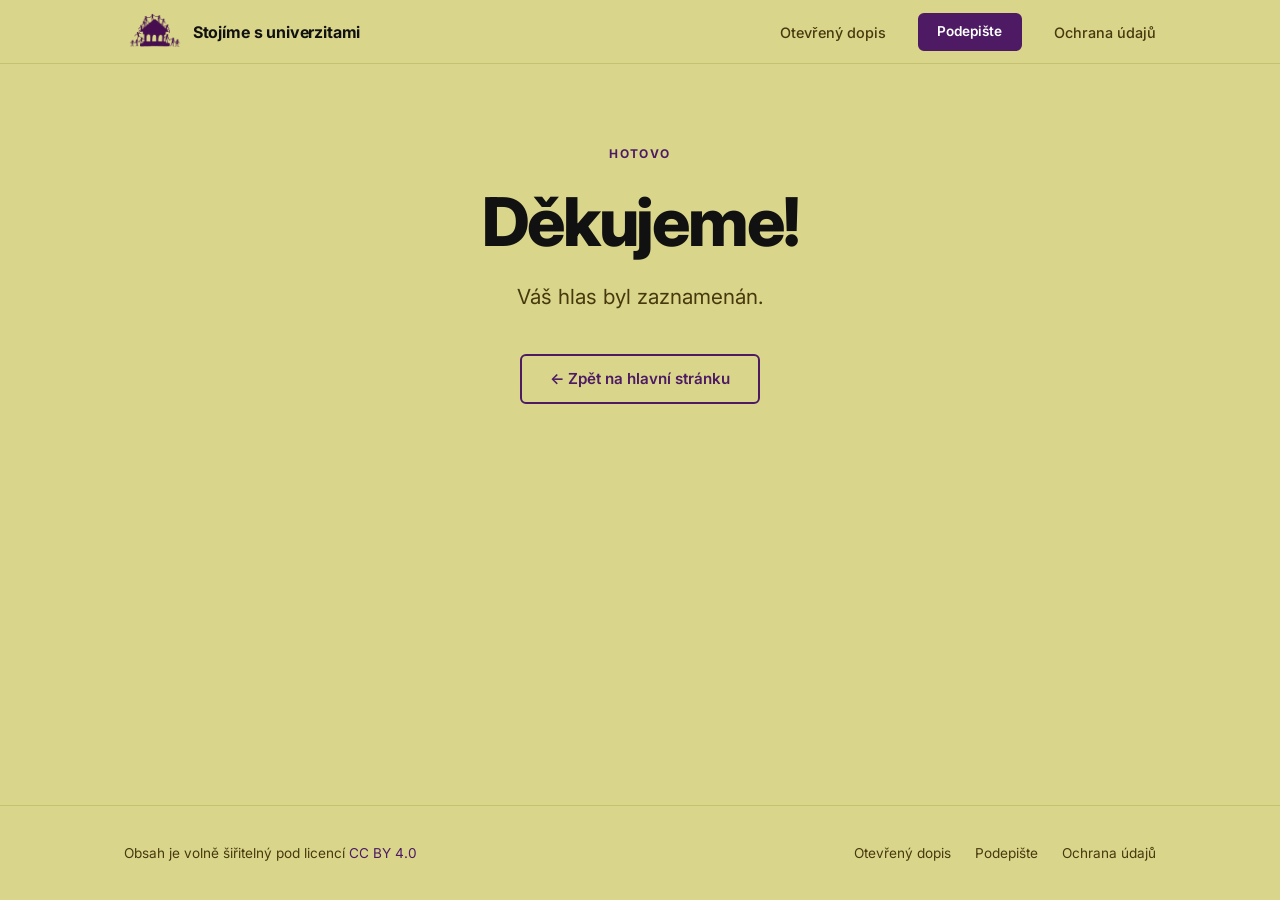
<file: dekujeme.html>
<!DOCTYPE html>
<html lang="cs">
<head>
  <meta charset="UTF-8">
  <meta name="viewport" content="width=device-width, initial-scale=1.0">
  <meta name="description" content="Děkujeme za váš podpis pod výzvou iniciativy Stojíme s univerzitami. Váš hlas pro zachování akademické svobody a nezávislosti českých vysokých škol byl zaznamenán.">
  <title>Děkujeme za podpis – Stojíme s univerzitami</title>
  <link rel="canonical" href="https://stojimesuniverzitami.cz/dekujeme.html">
  <meta property="og:type" content="website">
  <meta property="og:url" content="https://stojimesuniverzitami.cz/dekujeme.html">
  <meta property="og:title" content="Děkujeme za podpis – Stojíme s univerzitami">
  <meta property="og:description" content="Děkujeme za váš podpis pod výzvou iniciativy Stojíme s univerzitami. Váš hlas pro zachování akademické svobody byl zaznamenán.">
  <meta property="og:locale" content="cs_CZ">
  <meta property="og:site_name" content="Stojíme s univerzitami">
  <meta name="twitter:card" content="summary">
  <meta name="twitter:title" content="Děkujeme za podpis – Stojíme s univerzitami">
  <meta name="twitter:description" content="Děkujeme za váš podpis pod výzvou iniciativy Stojíme s univerzitami. Váš hlas pro zachování akademické svobody byl zaznamenán.">
  <link rel="preconnect" href="https://fonts.googleapis.com">
  <link rel="preconnect" href="https://fonts.gstatic.com" crossorigin>
  <link href="https://fonts.googleapis.com/css2?family=Inter:wght@400;500;600;700;800&display=swap" rel="stylesheet">
  <link rel="stylesheet" href="css/style.css">
  <link rel="icon" type="image/png" href="assets/stojimesuni_goldenbg.png">
</head>
<body>

  <a href="#main-content" class="skip-link">Přeskočit na obsah</a>

  <nav class="nav" role="navigation" aria-label="Hlavní navigace">
    <div class="container--wide">
      <div class="nav__inner">
        <a href="index.html" class="nav__brand">
          <img src="assets/stojimesuni_logo_trans.png" alt="">Stojíme s univerzitami
        </a>
        <button class="nav__toggle" aria-label="Otevřít menu" aria-expanded="false" aria-controls="nav-list">
          <span></span><span></span><span></span>
        </button>
        <ul class="nav__list" id="nav-list">
          <li><a href="otevreny-dopis.html">Otevřený dopis</a></li>
          <li><a href="podepiste.html" class="btn btn--primary">Podepište</a></li>
          <li><a href="pravni-informace.html">Ochrana údajů</a></li>
        </ul>
      </div>
    </div>
  </nav>

  <main id="main-content">
    <section class="hero">
      <div class="container">
        <p class="hero__eyebrow">Hotovo</p>
        <h1 class="hero__title">Děkujeme!</h1>
        <p class="hero__subtitle">
          Váš hlas byl zaznamenán.
        </p>
        <div class="hero__actions">
          <a href="index.html" class="btn btn--outline">← Zpět na hlavní stránku</a>
        </div>
      </div>
    </section>
  </main>

  <footer class="footer">
    <div class="container--wide">
      <div class="footer__inner">
        <span>Obsah je volně šiřitelný pod licencí <a href="https://creativecommons.org/licenses/by/4.0/deed.cs" target="_blank" rel="noopener">CC BY 4.0</a></span>
        <ul class="footer__links">
          <li><a href="otevreny-dopis.html">Otevřený dopis</a></li>
          <li><a href="podepiste.html">Podepište</a></li>
          <li><a href="pravni-informace.html">Ochrana údajů</a></li>
        </ul>
      </div>
    </div>
  </footer>

  <script>
    const toggle = document.querySelector('.nav__toggle');
    const list   = document.querySelector('.nav__list');
    toggle.addEventListener('click', () => {
      const open = list.classList.toggle('open');
      toggle.setAttribute('aria-expanded', open);
    });
  </script>

</body>
</html>
</file>
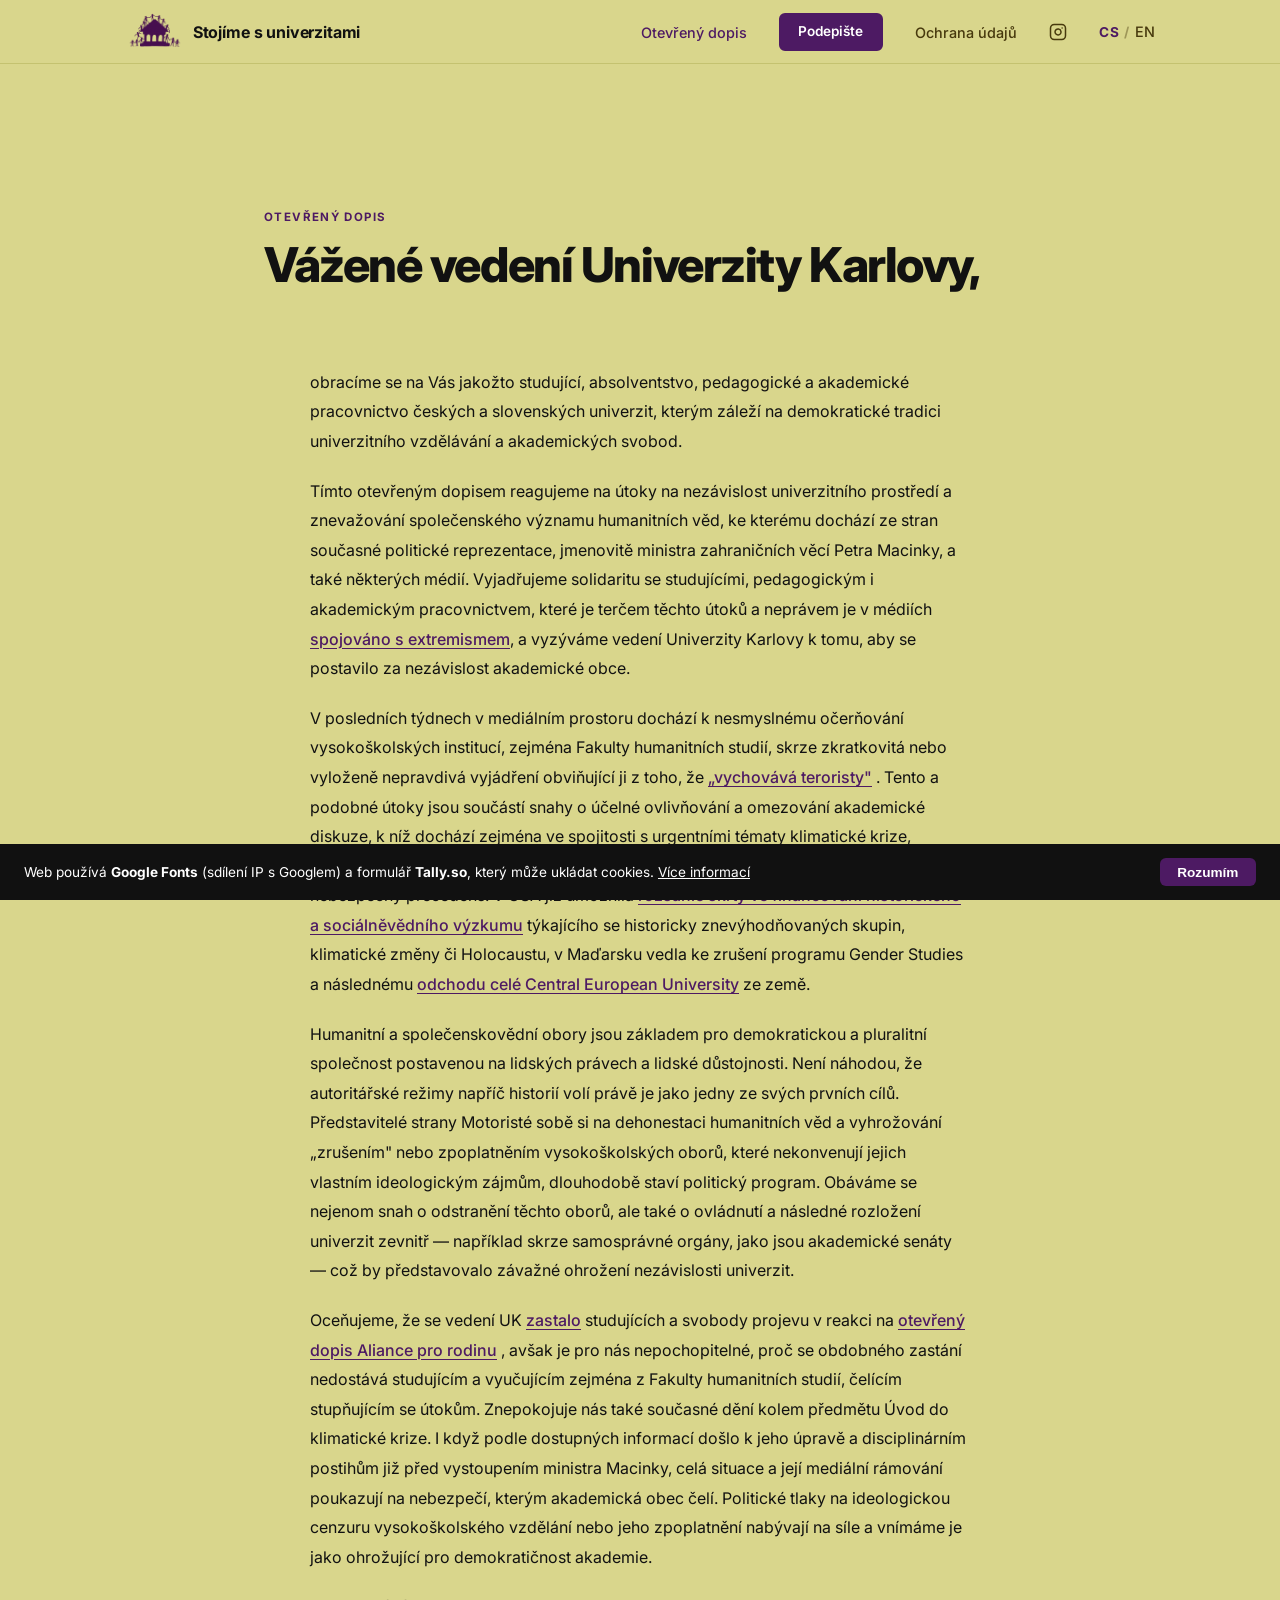
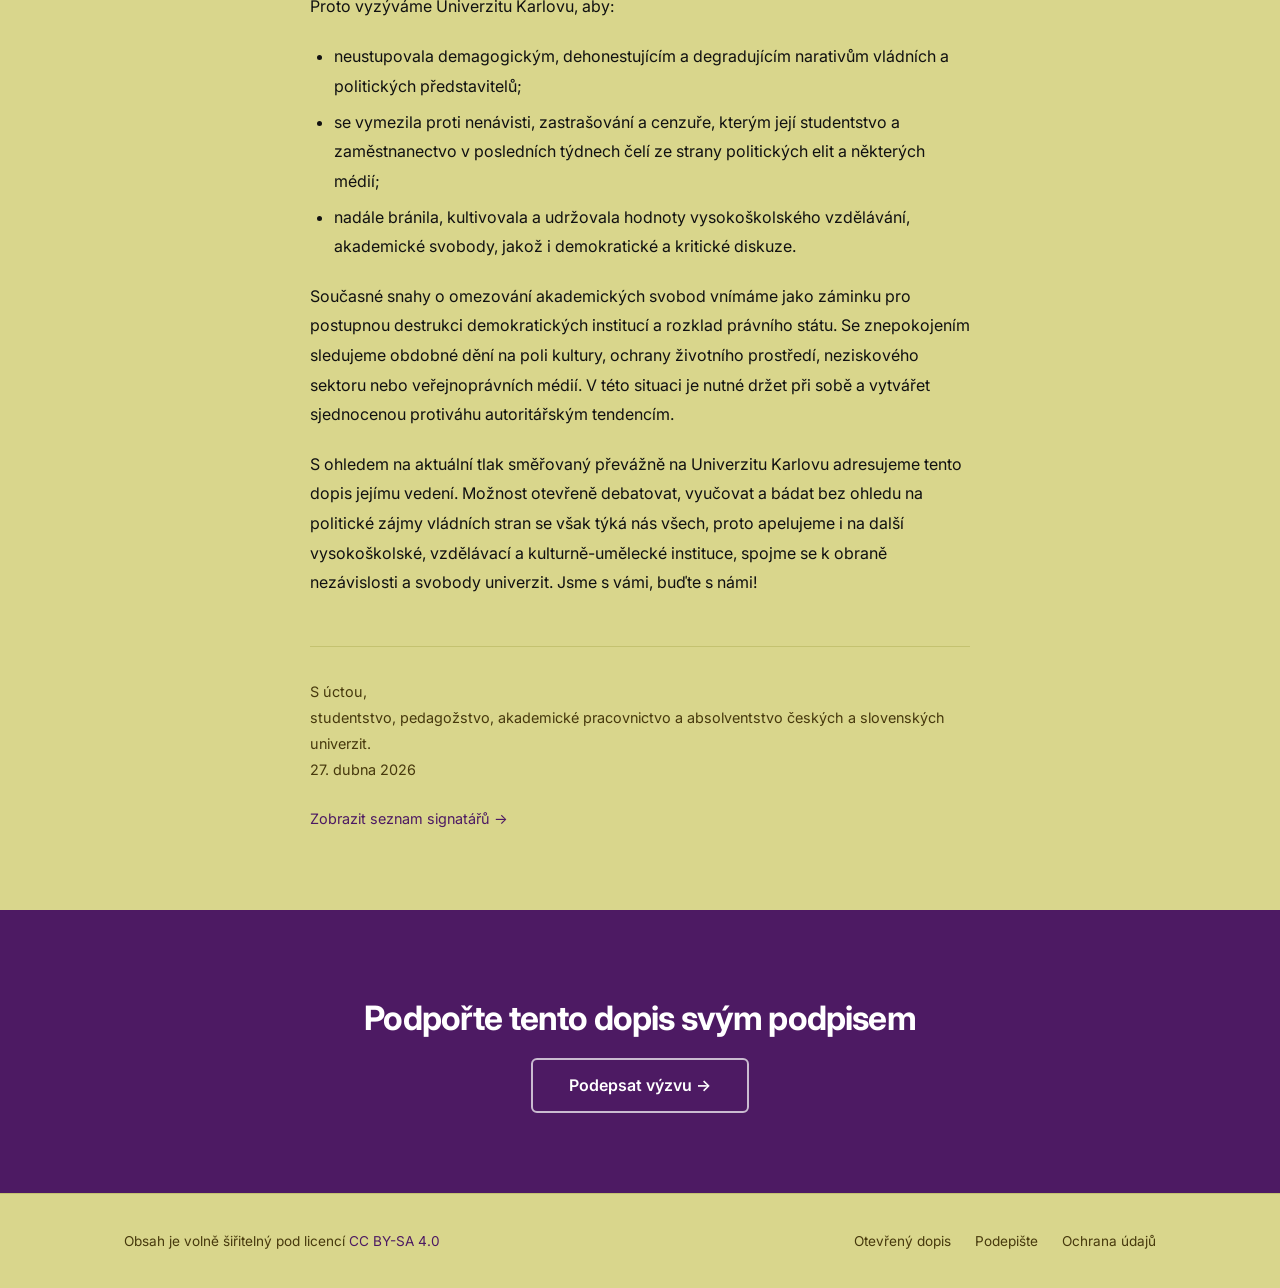
<file: otevreny-dopis.html>
<!DOCTYPE html>
<html lang="cs">
<head>
  <meta charset="UTF-8">
  <meta name="viewport" content="width=device-width, initial-scale=1.0">
  <meta name="description" content="Otevřený dopis iniciativy Stojíme s univerzitami adresovaný vedení Univerzity Karlovy na obranu akademické svobody a nezávislosti českých vysokých škol.">
  <title>Otevřený dopis vedení UK – Stojíme s univerzitami</title>
  <link rel="canonical" href="https://stojimesuniverzitami.cz/otevreny-dopis.html">
  <link rel="alternate" hreflang="cs" href="https://stojimesuniverzitami.cz/otevreny-dopis.html">
  <link rel="alternate" hreflang="en" href="https://stojimesuniverzitami.cz/en/otevreny-dopis.html">
  <link rel="alternate" hreflang="x-default" href="https://stojimesuniverzitami.cz/otevreny-dopis.html">
  <meta property="og:type" content="website">
  <meta property="og:url" content="https://stojimesuniverzitami.cz/otevreny-dopis.html">
  <meta property="og:title" content="Otevřený dopis vedení UK – Stojíme s univerzitami">
  <meta property="og:description" content="Otevřený dopis iniciativy Stojíme s univerzitami adresovaný vedení Univerzity Karlovy na obranu akademické svobody a nezávislosti českých vysokých škol.">
  <meta property="og:locale" content="cs_CZ">
  <meta property="og:site_name" content="Stojíme s univerzitami">
  <meta name="twitter:card" content="summary">
  <meta name="twitter:title" content="Otevřený dopis vedení UK – Stojíme s univerzitami">
  <meta name="twitter:description" content="Otevřený dopis iniciativy Stojíme s univerzitami adresovaný vedení Univerzity Karlovy na obranu akademické svobody a nezávislosti českých vysokých škol.">
  <link rel="preconnect" href="https://fonts.googleapis.com">
  <link rel="preconnect" href="https://fonts.gstatic.com" crossorigin>
  <link href="https://fonts.googleapis.com/css2?family=Inter:wght@400;500;600;700;800&display=swap" rel="stylesheet">
  <link rel="stylesheet" href="css/style.css">
  <link rel="icon" type="image/png" href="assets/stojimesuni_goldenbg.png">
</head>
<body>

  <a href="#main-content" class="skip-link">Přeskočit na obsah</a>

  <nav class="nav" role="navigation" aria-label="Hlavní navigace">
    <div class="container--wide">
      <div class="nav__inner">
        <a href="index.html" class="nav__brand">
          <img src="assets/stojimesuni_logo_trans.png" alt="">Stojíme s univerzitami
        </a>
        <button class="nav__toggle" aria-label="Otevřít menu" aria-expanded="false" aria-controls="nav-list">
          <span></span><span></span><span></span>
        </button>
        <ul class="nav__list" id="nav-list">
          <li><a href="otevreny-dopis.html" class="active" aria-current="page">Otevřený dopis</a></li>
          <li><a href="podepiste.html" class="btn btn--primary">Podepište</a></li>
          <li><a href="pravni-informace.html">Ochrana údajů</a></li>
          <li>
            <a href="https://www.instagram.com/stojimesuniverzitami/" class="nav__social" target="_blank" rel="noopener noreferrer" aria-label="Instagram @stojimesuniverzitami">
              <svg xmlns="http://www.w3.org/2000/svg" width="18" height="18" viewBox="0 0 24 24" fill="none" stroke="currentColor" stroke-width="2" stroke-linecap="round" stroke-linejoin="round" aria-hidden="true" focusable="false"><rect x="2" y="2" width="20" height="20" rx="5" ry="5"></rect><path d="M16 11.37A4 4 0 1 1 12.63 8 4 4 0 0 1 16 11.37z"></path><line x1="17.5" y1="6.5" x2="17.51" y2="6.5"></line></svg>
            </a>
          </li>
          <li class="lang-switch" aria-label="Jazyk / Language">
            <span class="lang-switch__current">CS</span>
            <span aria-hidden="true">/</span>
            <a href="en/otevreny-dopis.html" class="lang-switch__link" hreflang="en" lang="en">EN</a>
          </li>
        </ul>
      </div>
    </div>
  </nav>

  <main id="main-content">
    <div class="section">
      <div class="container">

        <div class="page-header">
          <p class="page-header__label">Otevřený dopis</p>
          <h1 class="page-header__title">Vážené vedení Univerzity Karlovy,</h1>
        </div>

        <article class="letter">

          <div class="letter__body">
            <p>obracíme se na Vás jakožto studující, absolventstvo, pedagogické a akademické pracovnictvo českých a slovenských univerzit, kterým záleží na demokratické tradici univerzitního vzdělávání a akademických svobod.</p>
            <p>Tímto otevřeným dopisem reagujeme na útoky na nezávislost univerzitního prostředí a znevažování společenského významu humanitních věd, ke kterému dochází ze stran současné politické reprezentace, jmenovitě ministra zahraničních věcí Petra Macinky, a také některých médií. Vyjadřujeme solidaritu se studujícími, pedagogickým i akademickým pracovnictvem, které je terčem těchto útoků a neprávem je v médiích <a href="https://medium.seznam.cz/clanek/matane-akademicka-svoboda-nebo-inkubator-extremismu-proc-se-ceske-univerzity-meni-v-bojiste-267324" target="_blank" rel="noopener noreferrer">spojováno s extremismem</a>, a vyzýváme vedení Univerzity Karlovy k tomu, aby se postavilo za nezávislost akademické obce.</p>
            <p>V posledních týdnech v mediálním prostoru dochází k nesmyslnému očerňování vysokoškolských institucí, zejména Fakulty humanitních studií, skrze zkratkovitá nebo vyloženě nepravdivá vyjádření obviňující ji z toho, že <a href="https://www.youtube.com/watch?v=otlqEtlbcdc&list=PL8G0256zv5Cuhnk4MU3eQOSccjhKIsMEr&index=4" target="_blank" rel="noopener noreferrer">„vychovává teroristy"</a> . Tento a podobné útoky jsou součástí snahy o účelné ovlivňování a omezování akademické diskuze, k níž dochází zejména ve spojitosti s urgentními tématy klimatické krize, genderové a ekonomické nerovnosti či lidských práv. Podobná rétorika představuje nebezpečný precedens. V USA již umožnila <a href="https://www.nytimes.com/2026/03/07/arts/humanities-endowment-doge-trump.html" target="_blank" rel="noopener noreferrer">rozsáhlé škrty ve financování historického a sociálněvědního výzkumu</a> týkajícího se historicky znevýhodňovaných skupin, klimatické změny či Holocaustu, v Maďarsku vedla ke zrušení programu Gender Studies a následnému <a href="https://www.theguardian.com/world/2018/dec/03/dark-day-freedom-george-soros-affiliated-central-european-university-quits-hungary" target="_blank" rel="noopener noreferrer">odchodu celé Central European University</a> ze země.</p>
            <p>Humanitní a společenskovědní obory jsou základem pro demokratickou a pluralitní společnost postavenou na lidských právech a lidské důstojnosti. Není náhodou, že autoritářské režimy napříč historií volí právě je jako jedny ze svých prvních cílů. Představitelé strany Motoristé sobě si na dehonestaci humanitních věd a vyhrožování „zrušením" nebo zpoplatněním vysokoškolských oborů, které nekonvenují jejich vlastním ideologickým zájmům, dlouhodobě staví politický program. Obáváme se nejenom snah o odstranění těchto oborů, ale také o ovládnutí a následné rozložení univerzit zevnitř — například skrze samosprávné orgány, jako jsou akademické senáty — což by představovalo závažné ohrožení nezávislosti univerzit.</p>
            <p>Oceňujeme, že se vedení UK <a href="https://cuni.cz/UK-15771.html" target="_blank" rel="noopener noreferrer">zastalo</a> studujících a svobody projevu v reakci na <a href="https://alipro.cz/otevreny-dopis-vedeni-univerzity-karlovy/" target="_blank" rel="noopener noreferrer">otevřený dopis Aliance pro rodinu</a> , avšak je pro nás nepochopitelné, proč se obdobného zastání nedostává studujícím a vyučujícím zejména z Fakulty humanitních studií, čelícím stupňujícím se útokům. Znepokojuje nás také současné dění kolem předmětu Úvod do klimatické krize. I když podle dostupných informací došlo k jeho úpravě a disciplinárním postihům již před vystoupením ministra Macinky, celá situace a její mediální rámování poukazují na nebezpečí, kterým akademická obec čelí. Politické tlaky na ideologickou cenzuru vysokoškolského vzdělání nebo jeho zpoplatnění nabývají na síle a vnímáme je jako ohrožující pro demokratičnost akademie.</p>

            <p>Proto vyzýváme Univerzitu Karlovu, aby:</p>
            <ul>
              <li>neustupovala demagogickým, dehonestujícím a degradujícím narativům vládních a politických představitelů;</li>
              <li>se vymezila proti nenávisti, zastrašování a cenzuře, kterým její studentstvo a zaměstnanectvo v posledních týdnech čelí ze strany politických elit a některých médií;</li>
              <li>nadále bránila, kultivovala a udržovala hodnoty vysokoškolského vzdělávání, akademické svobody, jakož i demokratické a kritické diskuze.</li>
            </ul>

            <p>Současné snahy o omezování akademických svobod vnímáme jako záminku pro postupnou destrukci demokratických institucí a rozklad právního státu. Se znepokojením sledujeme obdobné dění na poli kultury, ochrany životního prostředí, neziskového sektoru nebo veřejnoprávních médií. V této situaci je nutné držet při sobě a vytvářet sjednocenou protiváhu autoritářským tendencím.</p>
            <p>S ohledem na aktuální tlak směřovaný převážně na Univerzitu Karlovu adresujeme tento dopis jejímu vedení. Možnost otevřeně debatovat, vyučovat a bádat bez ohledu na politické zájmy vládních stran se však týká nás všech, proto apelujeme i na další vysokoškolské, vzdělávací a kulturně-umělecké instituce, spojme se k obraně nezávislosti a svobody univerzit. Jsme s vámi, buďte s námi!</p>
          </div>

          <div class="letter__signoff">
            <p>S úctou,</p>
            <p>studentstvo, pedagožstvo, akademické pracovnictvo a absolventstvo českých a slovenských univerzit.</p>
            <p>27. dubna 2026</p>
          </div>

          <p class="letter__signatories-link">
            <a href="index.html#signatari">Zobrazit seznam signatářů <span aria-hidden="true">→</span></a>
          </p>

        </article>

      </div>
    </div>

    <!-- CTA banner -->
    <div class="cta-banner">
      <h2 class="cta-banner__title">Podpořte tento dopis svým podpisem</h2>
      <a href="podepiste.html" class="btn btn--outline btn--lg">Podepsat výzvu <span aria-hidden="true">→</span></a>
    </div>

  </main>

  <footer class="footer">
    <div class="container--wide">
      <div class="footer__inner">
        <span>Obsah je volně šiřitelný pod licencí <a href="https://creativecommons.org/licenses/by-sa/4.0/deed.cs" target="_blank" rel="noopener">CC BY-SA 4.0</a></span>
        <ul class="footer__links">
          <li><a href="otevreny-dopis.html">Otevřený dopis</a></li>
          <li><a href="podepiste.html">Podepište</a></li>
          <li><a href="pravni-informace.html">Ochrana údajů</a></li>
        </ul>
      </div>
    </div>
  </footer>

  <script>
    const toggle = document.querySelector('.nav__toggle');
    const list   = document.querySelector('.nav__list');
    toggle.addEventListener('click', () => {
      const open = list.classList.toggle('open');
      toggle.setAttribute('aria-expanded', open);
    });
  </script>
  <script src="js/cookie-notice.js"></script>

</body>
</html>
</file>
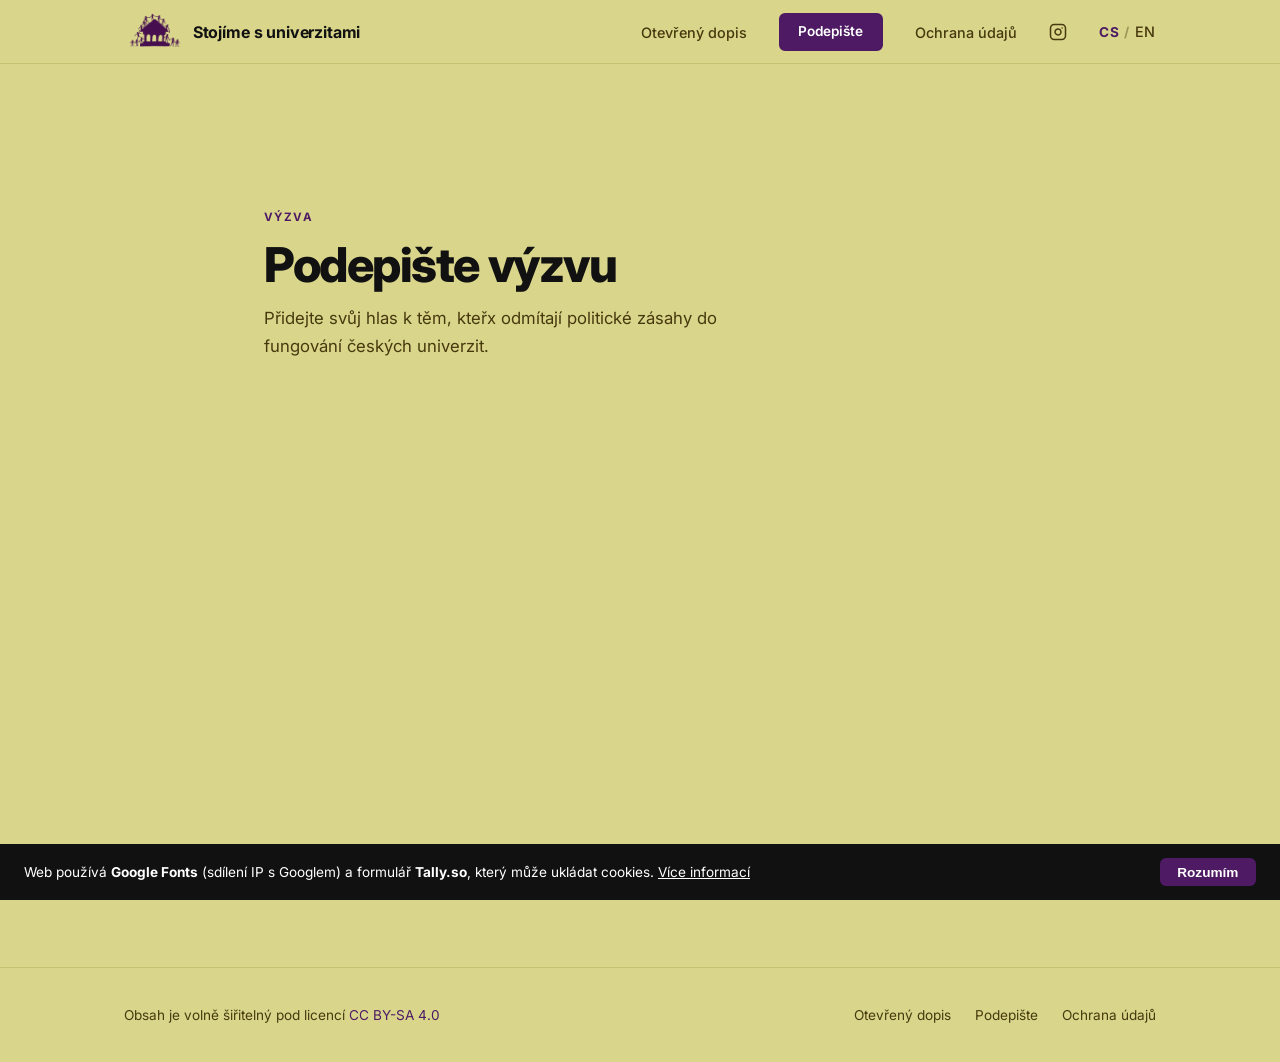
<file: podepiste.html>
<!DOCTYPE html>
<html lang="cs">
<head>
  <meta charset="UTF-8">
  <meta name="viewport" content="width=device-width, initial-scale=1.0">
  <meta name="description" content="Podepište otevřenou výzvu iniciativy Stojíme s univerzitami. Připojte svůj hlas k obhajobě akademické svobody a nezávislosti českých vysokých škol.">
  <title>Podepište otevřenou výzvu – Stojíme s univerzitami</title>
  <link rel="canonical" href="https://stojimesuniverzitami.cz/podepiste.html">
  <link rel="alternate" hreflang="cs" href="https://stojimesuniverzitami.cz/podepiste.html">
  <link rel="alternate" hreflang="en" href="https://stojimesuniverzitami.cz/en/podepiste.html">
  <link rel="alternate" hreflang="x-default" href="https://stojimesuniverzitami.cz/podepiste.html">
  <meta property="og:type" content="website">
  <meta property="og:url" content="https://stojimesuniverzitami.cz/podepiste.html">
  <meta property="og:title" content="Podepište otevřenou výzvu – Stojíme s univerzitami">
  <meta property="og:description" content="Podepište otevřenou výzvu iniciativy Stojíme s univerzitami. Připojte svůj hlas k obhajobě akademické svobody a nezávislosti českých vysokých škol.">
  <meta property="og:locale" content="cs_CZ">
  <meta property="og:site_name" content="Stojíme s univerzitami">
  <meta name="twitter:card" content="summary">
  <meta name="twitter:title" content="Podepište otevřenou výzvu – Stojíme s univerzitami">
  <meta name="twitter:description" content="Podepište otevřenou výzvu iniciativy Stojíme s univerzitami. Připojte svůj hlas k obhajobě akademické svobody a nezávislosti českých vysokých škol.">
  <link rel="preconnect" href="https://fonts.googleapis.com">
  <link rel="preconnect" href="https://fonts.gstatic.com" crossorigin>
  <link href="https://fonts.googleapis.com/css2?family=Inter:wght@400;500;600;700;800&display=swap" rel="stylesheet">
  <link rel="stylesheet" href="css/style.css">
  <link rel="icon" type="image/png" href="assets/stojimesuni_goldenbg.png">
</head>
<body>

  <a href="#main-content" class="skip-link">Přeskočit na obsah</a>

  <nav class="nav" role="navigation" aria-label="Hlavní navigace">
    <div class="container--wide">
      <div class="nav__inner">
        <a href="index.html" class="nav__brand">
          <img src="assets/stojimesuni_logo_trans.png" alt="">Stojíme s univerzitami
        </a>
        <button class="nav__toggle" aria-label="Otevřít menu" aria-expanded="false" aria-controls="nav-list">
          <span></span><span></span><span></span>
        </button>
        <ul class="nav__list" id="nav-list">
          <li><a href="otevreny-dopis.html">Otevřený dopis</a></li>
          <li><a href="podepiste.html" class="btn btn--primary active" aria-current="page">Podepište</a></li>
          <li><a href="pravni-informace.html">Ochrana údajů</a></li>
          <li>
            <a href="https://www.instagram.com/stojimesuniverzitami/" class="nav__social" target="_blank" rel="noopener noreferrer" aria-label="Instagram @stojimesuniverzitami">
              <svg xmlns="http://www.w3.org/2000/svg" width="18" height="18" viewBox="0 0 24 24" fill="none" stroke="currentColor" stroke-width="2" stroke-linecap="round" stroke-linejoin="round" aria-hidden="true" focusable="false"><rect x="2" y="2" width="20" height="20" rx="5" ry="5"></rect><path d="M16 11.37A4 4 0 1 1 12.63 8 4 4 0 0 1 16 11.37z"></path><line x1="17.5" y1="6.5" x2="17.51" y2="6.5"></line></svg>
            </a>
          </li>
          <li class="lang-switch" aria-label="Jazyk / Language">
            <span class="lang-switch__current">CS</span>
            <span aria-hidden="true">/</span>
            <a href="en/podepiste.html" class="lang-switch__link" hreflang="en" lang="en">EN</a>
          </li>
        </ul>
      </div>
    </div>
  </nav>

  <main id="main-content">
    <div class="section">
      <div class="container">

        <div class="page-header">
          <p class="page-header__label">Výzva</p>
          <h1 class="page-header__title">Podepište výzvu</h1>
          <p class="page-header__lead">
            Přidejte svůj hlas k těm, kteřx odmítají politické zásahy do fungování českých univerzit.
          </p>
        </div>

        <!-- Tally embed -->
        <iframe data-tally-src="https://tally.so/embed/2Eb7Rb?alignLeft=1&hideTitle=1&transparentBackground=1&dynamicHeight=1"
          loading="lazy"
          width="100%"
          height="400"
          frameborder="0"
          marginheight="0"
          aria-label="Formulář pro podepsání výzvy"
          marginwidth="0"
          title="Podepište výzvu"
          style="max-width: var(--max-w);"
        ></iframe>
        <script>
          var d = document, w = "https://tally.so/widgets/embed.js",
          v = function() {
            "undefined" != typeof Tally
              ? Tally.loadEmbeds()
              : d.querySelectorAll("iframe[data-tally-src]:not([src])").forEach(function(e) { e.src = e.dataset.tallySrc });
          };
          if ("undefined" != typeof Tally) v();
          else if (d.querySelector('script[src="' + w + '"]') == null) {
            var s = d.createElement("script");
            s.src = w; s.onload = v; s.onerror = v; d.body.appendChild(s);
          }
        </script>

        <p class="form__note" style="margin-top: 1rem;">
          Váš e-mail nebude zveřejněn a nebude použit k marketingovým účelům.
          Odesláním formuláře potvrzujete, že jste starší 15 let.<br>
          Více v <a href="pravni-informace.html">zásadách ochrany osobních údajů</a>.
        </p>

      </div>
    </div>
  </main>

  <footer class="footer">
    <div class="container--wide">
      <div class="footer__inner">
        <span>Obsah je volně šiřitelný pod licencí <a href="https://creativecommons.org/licenses/by-sa/4.0/deed.cs" target="_blank" rel="noopener">CC BY-SA 4.0</a></span>
        <ul class="footer__links">
          <li><a href="otevreny-dopis.html">Otevřený dopis</a></li>
          <li><a href="podepiste.html">Podepište</a></li>
          <li><a href="pravni-informace.html">Ochrana údajů</a></li>
        </ul>
      </div>
    </div>
  </footer>

  <script>
    const toggle = document.querySelector('.nav__toggle');
    const list   = document.querySelector('.nav__list');
    toggle.addEventListener('click', () => {
      const open = list.classList.toggle('open');
      toggle.setAttribute('aria-expanded', open);
    });
  </script>
  <script src="js/cookie-notice.js"></script>

</body>
</html>
</file>
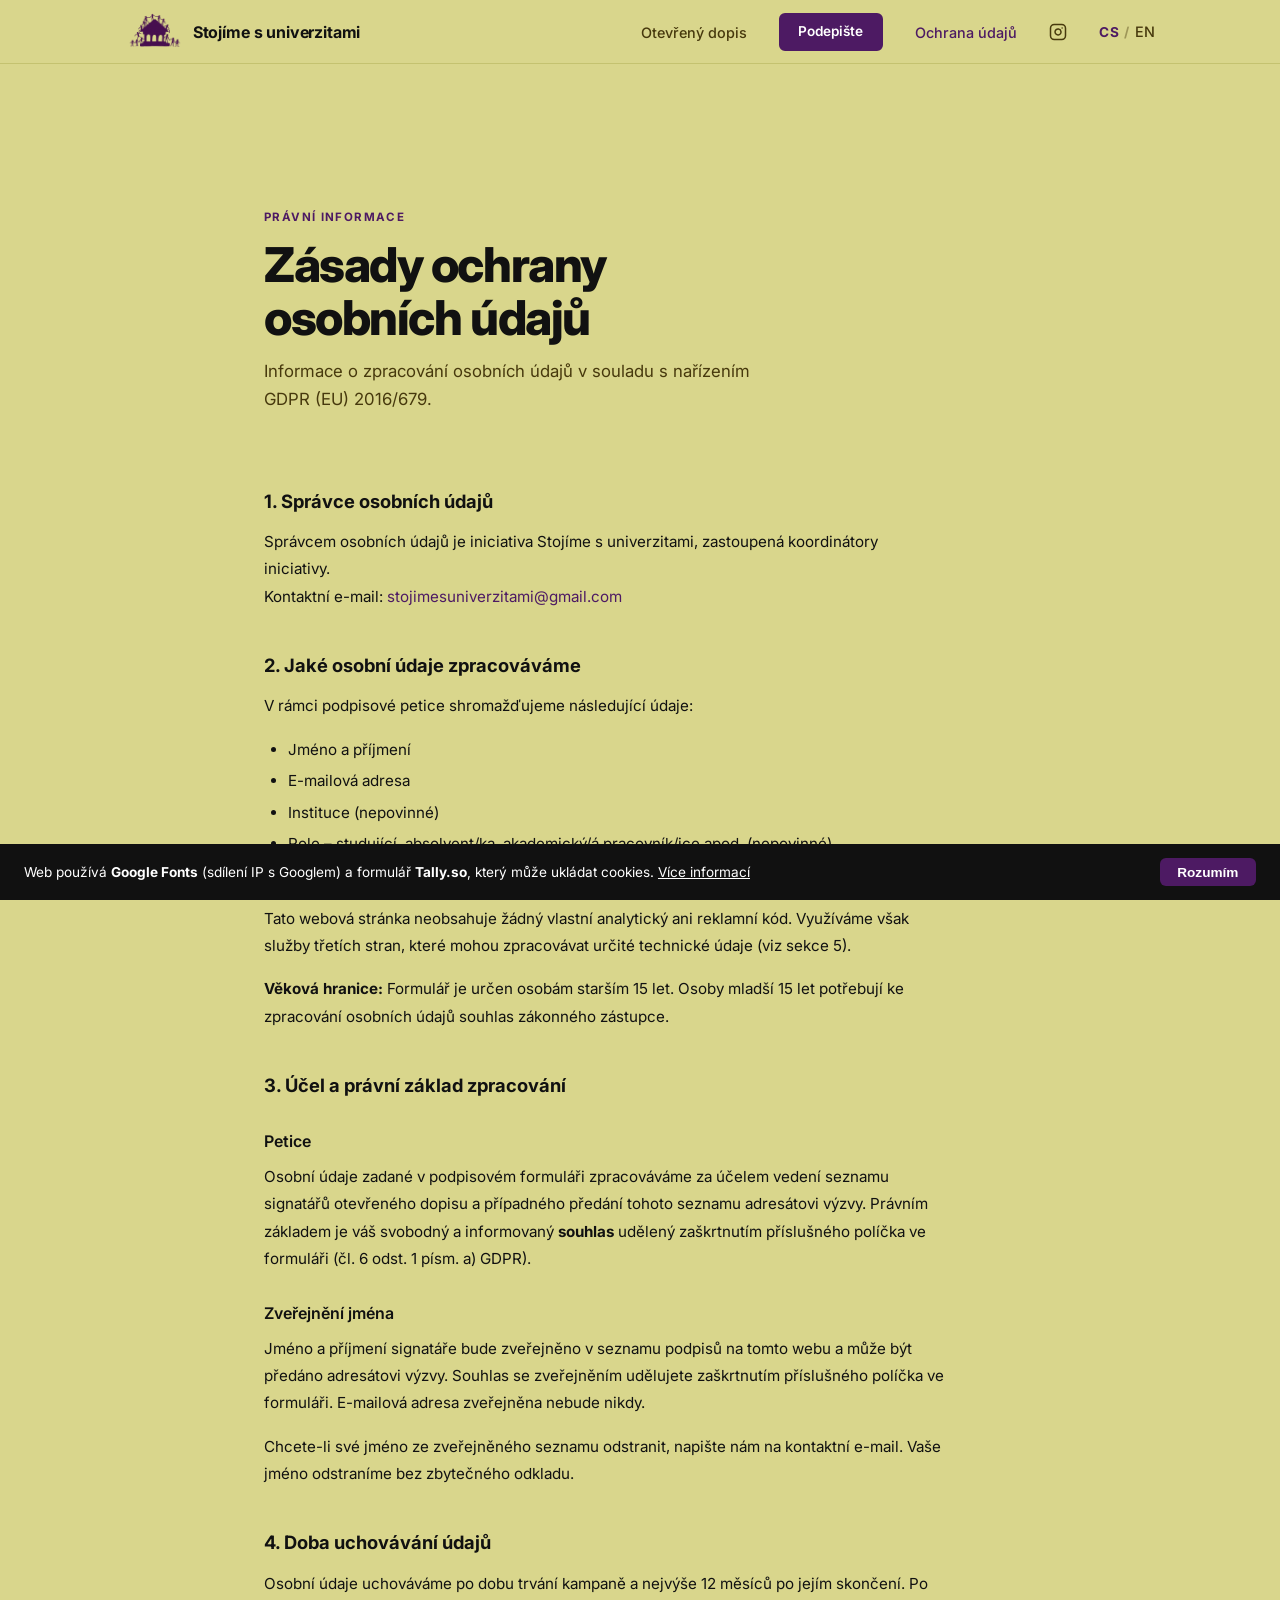
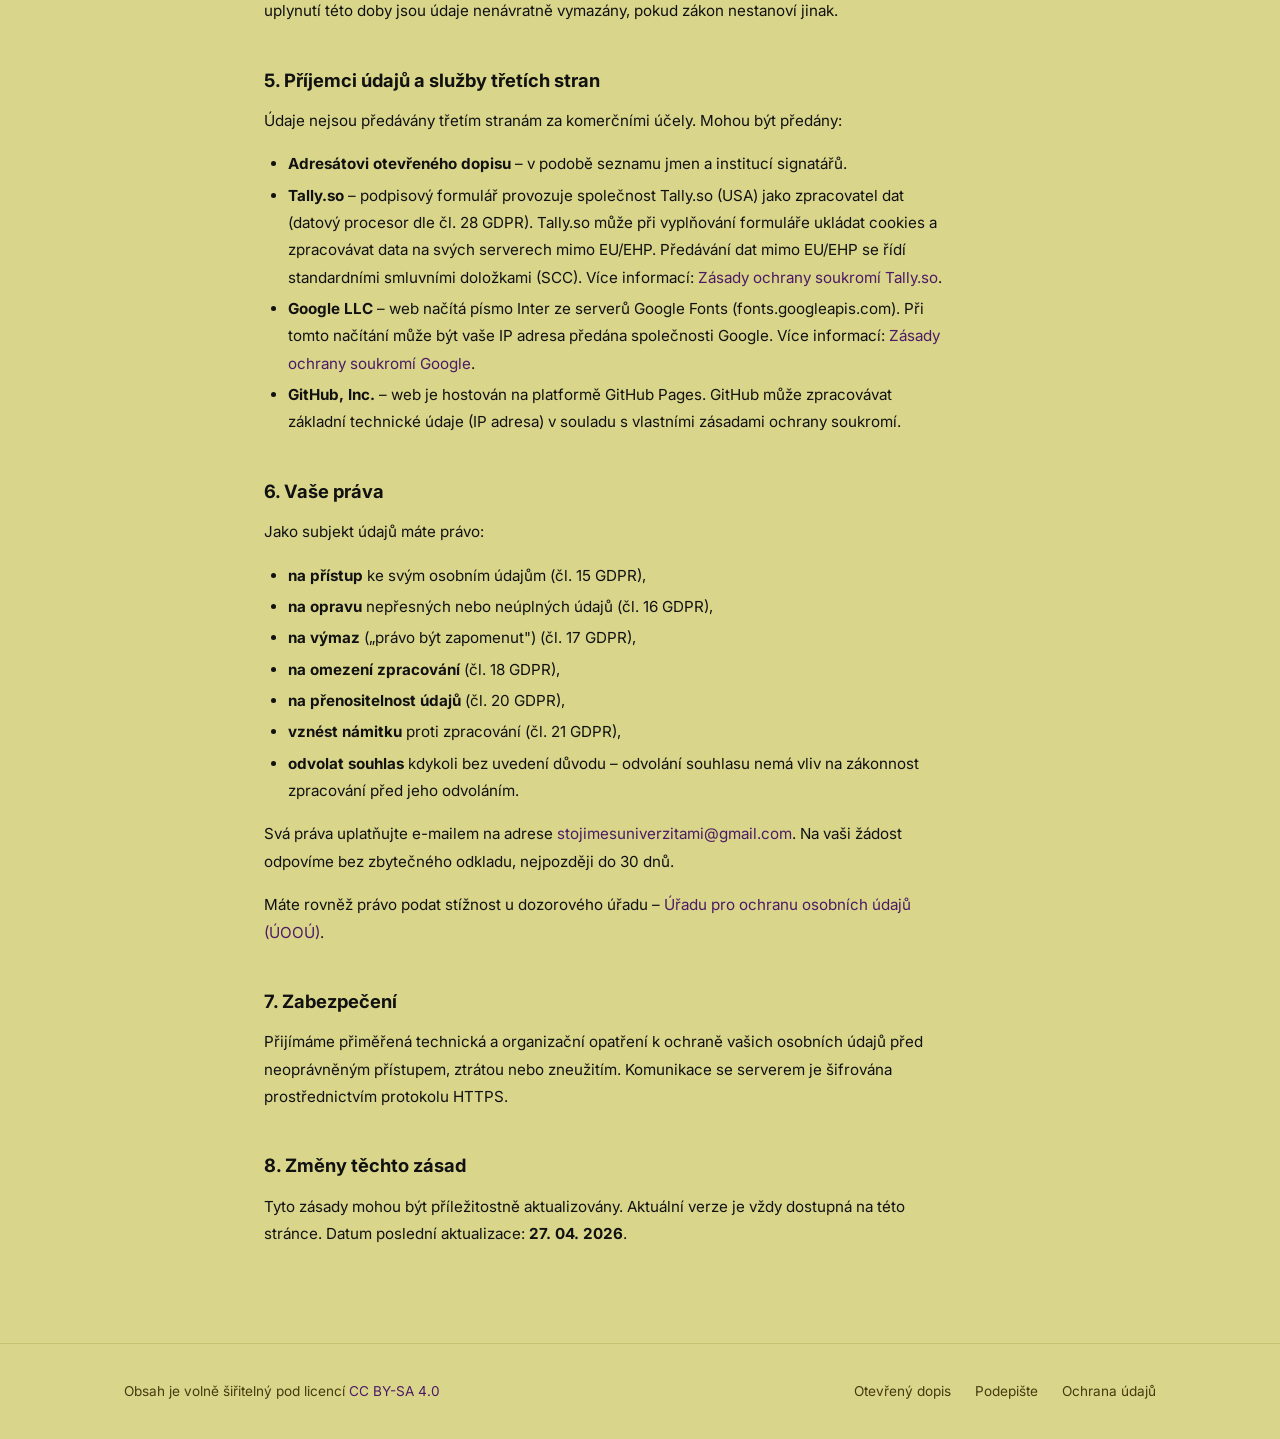
<file: pravni-informace.html>
<!DOCTYPE html>
<html lang="cs">
<head>
  <meta charset="UTF-8">
  <meta name="viewport" content="width=device-width, initial-scale=1.0">
  <meta name="description" content="Zásady ochrany osobních údajů a právní informace iniciativy Stojíme s univerzitami – jak nakládáme s osobními daty při podpisu naší výzvy.">
  <title>Ochrana osobních údajů – Stojíme s univerzitami</title>
  <link rel="canonical" href="https://stojimesuniverzitami.cz/pravni-informace.html">
  <link rel="alternate" hreflang="cs" href="https://stojimesuniverzitami.cz/pravni-informace.html">
  <link rel="alternate" hreflang="en" href="https://stojimesuniverzitami.cz/en/pravni-informace.html">
  <link rel="alternate" hreflang="x-default" href="https://stojimesuniverzitami.cz/pravni-informace.html">
  <meta property="og:type" content="website">
  <meta property="og:url" content="https://stojimesuniverzitami.cz/pravni-informace.html">
  <meta property="og:title" content="Ochrana osobních údajů – Stojíme s univerzitami">
  <meta property="og:description" content="Zásady ochrany osobních údajů a právní informace iniciativy Stojíme s univerzitami – jak nakládáme s osobními daty při podpisu naší výzvy.">
  <meta property="og:locale" content="cs_CZ">
  <meta property="og:site_name" content="Stojíme s univerzitami">
  <meta name="twitter:card" content="summary">
  <meta name="twitter:title" content="Ochrana osobních údajů – Stojíme s univerzitami">
  <meta name="twitter:description" content="Zásady ochrany osobních údajů a právní informace iniciativy Stojíme s univerzitami – jak nakládáme s osobními daty při podpisu naší výzvy.">
  <link rel="preconnect" href="https://fonts.googleapis.com">
  <link rel="preconnect" href="https://fonts.gstatic.com" crossorigin>
  <link href="https://fonts.googleapis.com/css2?family=Inter:wght@400;500;600;700;800&display=swap" rel="stylesheet">
  <link rel="stylesheet" href="css/style.css">
  <link rel="icon" type="image/png" href="assets/stojimesuni_goldenbg.png">
  <style>
    .legal h2 { font-size: 1.15rem; font-weight: 700; margin: 2.5rem 0 0.75rem; }
    .legal h3 { font-size: 1rem; font-weight: 600; margin: 1.75rem 0 0.5rem; }
    .legal p  { margin-bottom: 1rem; font-size: 0.95rem; line-height: 1.8; color: var(--text); }
    .legal ul { padding-left: 1.5rem; margin-bottom: 1rem; }
    .legal ul li { font-size: 0.95rem; line-height: 1.8; color: var(--text); margin-bottom: 0.25rem; }
    .legal a  { color: var(--accent); }
  </style>
</head>
<body>

  <a href="#main-content" class="skip-link">Přeskočit na obsah</a>

  <nav class="nav" role="navigation" aria-label="Hlavní navigace">
    <div class="container--wide">
      <div class="nav__inner">
        <a href="index.html" class="nav__brand">
          <img src="assets/stojimesuni_logo_trans.png" alt="">Stojíme s univerzitami
        </a>
        <button class="nav__toggle" aria-label="Otevřít menu" aria-expanded="false" aria-controls="nav-list">
          <span></span><span></span><span></span>
        </button>
        <ul class="nav__list" id="nav-list">
          <li><a href="otevreny-dopis.html">Otevřený dopis</a></li>
          <li><a href="podepiste.html" class="btn btn--primary">Podepište</a></li>
          <li><a href="pravni-informace.html" class="active" aria-current="page">Ochrana údajů</a></li>
          <li>
            <a href="https://www.instagram.com/stojimesuniverzitami/" class="nav__social" target="_blank" rel="noopener noreferrer" aria-label="Instagram @stojimesuniverzitami">
              <svg xmlns="http://www.w3.org/2000/svg" width="18" height="18" viewBox="0 0 24 24" fill="none" stroke="currentColor" stroke-width="2" stroke-linecap="round" stroke-linejoin="round" aria-hidden="true" focusable="false"><rect x="2" y="2" width="20" height="20" rx="5" ry="5"></rect><path d="M16 11.37A4 4 0 1 1 12.63 8 4 4 0 0 1 16 11.37z"></path><line x1="17.5" y1="6.5" x2="17.51" y2="6.5"></line></svg>
            </a>
          </li>
          <li class="lang-switch" aria-label="Jazyk / Language">
            <span class="lang-switch__current">CS</span>
            <span aria-hidden="true">/</span>
            <a href="en/pravni-informace.html" class="lang-switch__link" hreflang="en" lang="en">EN</a>
          </li>
        </ul>
      </div>
    </div>
  </nav>

  <main id="main-content">
    <div class="section">
      <div class="container">

        <div class="page-header">
          <p class="page-header__label">Právní informace</p>
          <h1 class="page-header__title">Zásady ochrany<br>osobních údajů</h1>
          <p class="page-header__lead">
            Informace o zpracování osobních údajů v souladu s nařízením GDPR (EU) 2016/679.
          </p>
        </div>

        <div class="legal" style="max-width: 680px;">

          <h2>1. Správce osobních údajů</h2>
          <p>
            Správcem osobních údajů je iniciativa Stojíme s univerzitami, zastoupená koordinátory iniciativy.<br>
              Kontaktní e-mail: <a href="mailto:stojimesuniverzitami@gmail.com">stojimesuniverzitami@gmail.com</a>
          </p>

          <h2>2. Jaké osobní údaje zpracováváme</h2>
          <p>V rámci podpisové petice shromažďujeme následující údaje:</p>
          <ul>
            <li>Jméno a příjmení</li>
            <li>E-mailová adresa</li>
            <li>Instituce (nepovinné)</li>
            <li>Role – studující, absolvent/ka, akademický/á pracovník/ice apod. (nepovinné)</li>
            <li>Vzkaz (nepovinné)</li>
          </ul>
          <p>
            Tato webová stránka neobsahuje žádný vlastní analytický ani reklamní kód. Využíváme však služby třetích stran, které mohou zpracovávat určité technické údaje (viz sekce 5).
          </p>
          <p>
            <strong>Věková hranice:</strong> Formulář je určen osobám starším 15 let. Osoby mladší 15 let potřebují ke zpracování osobních údajů souhlas zákonného zástupce.
          </p>

          <h2>3. Účel a právní základ zpracování</h2>

          <h3>Petice</h3>
          <p>
            Osobní údaje zadané v podpisovém formuláři zpracováváme za účelem vedení seznamu signatářů otevřeného dopisu a případného předání tohoto seznamu adresátovi výzvy. Právním základem je váš svobodný a informovaný <strong>souhlas</strong> udělený zaškrtnutím příslušného políčka ve formuláři (čl. 6 odst. 1 písm. a) GDPR).
          </p>

          <h3>Zveřejnění jména</h3>
          <p>
            Jméno a příjmení signatáře bude zveřejněno v seznamu podpisů na tomto webu a může být předáno adresátovi výzvy. Souhlas se zveřejněním udělujete zaškrtnutím příslušného políčka ve formuláři. E-mailová adresa zveřejněna nebude nikdy.
          </p>
          <p>
            Chcete-li své jméno ze zveřejněného seznamu odstranit, napište nám na kontaktní e-mail. Vaše jméno odstraníme bez zbytečného odkladu.
          </p>

          <h2>4. Doba uchovávání údajů</h2>
          <p>
            Osobní údaje uchováváme po dobu trvání kampaně a nejvýše 12 měsíců po jejím skončení. Po uplynutí této doby jsou údaje nenávratně vymazány, pokud zákon nestanoví jinak.
          </p>

          <h2>5. Příjemci údajů a služby třetích stran</h2>
          <p>
            Údaje nejsou předávány třetím stranám za komerčními účely. Mohou být předány:
          </p>
          <ul>
            <li><strong>Adresátovi otevřeného dopisu</strong> – v podobě seznamu jmen a institucí signatářů.</li>
            <li>
              <strong>Tally.so</strong> – podpisový formulář provozuje společnost Tally.so (USA) jako zpracovatel dat (datový procesor dle čl. 28 GDPR). Tally.so může při vyplňování formuláře ukládat cookies a zpracovávat data na svých serverech mimo EU/EHP.
              Předávání dat mimo EU/EHP se řídí standardními smluvními doložkami (SCC).
              Více informací: <a href="https://tally.so/help/privacy-policy" target="_blank" rel="noopener">Zásady ochrany soukromí Tally.so</a>.
            </li>
            <li>
              <strong>Google LLC</strong> – web načítá písmo Inter ze serverů Google Fonts (fonts.googleapis.com). Při tomto načítání může být vaše IP adresa předána společnosti Google.
              Více informací: <a href="https://policies.google.com/privacy" target="_blank" rel="noopener">Zásady ochrany soukromí Google</a>.
            </li>
            <li><strong>GitHub, Inc.</strong> – web je hostován na platformě GitHub Pages. GitHub může zpracovávat základní technické údaje (IP adresa) v souladu s vlastními zásadami ochrany soukromí.</li>
          </ul>

          <h2>6. Vaše práva</h2>
          <p>Jako subjekt údajů máte právo:</p>
          <ul>
            <li><strong>na přístup</strong> ke svým osobním údajům (čl. 15 GDPR),</li>
            <li><strong>na opravu</strong> nepřesných nebo neúplných údajů (čl. 16 GDPR),</li>
            <li><strong>na výmaz</strong> („právo být zapomenut") (čl. 17 GDPR),</li>
            <li><strong>na omezení zpracování</strong> (čl. 18 GDPR),</li>
            <li><strong>na přenositelnost údajů</strong> (čl. 20 GDPR),</li>
            <li><strong>vznést námitku</strong> proti zpracování (čl. 21 GDPR),</li>
            <li><strong>odvolat souhlas</strong> kdykoli bez uvedení důvodu – odvolání souhlasu nemá vliv na zákonnost zpracování před jeho odvoláním.</li>
          </ul>
          <p>
              Svá práva uplatňujte e-mailem na adrese <a href="mailto:stojimesuniverzitami@gmail.com">stojimesuniverzitami@gmail.com</a>. Na vaši žádost odpovíme bez zbytečného odkladu, nejpozději do 30 dnů.
          </p>
          <p>
            Máte rovněž právo podat stížnost u dozorového úřadu –
            <a href="https://www.uoou.cz" target="_blank" rel="noopener">Úřadu pro ochranu osobních údajů (ÚOOÚ)</a>.
          </p>

          <h2>7. Zabezpečení</h2>
          <p>
            Přijímáme přiměřená technická a organizační opatření k ochraně vašich osobních údajů před neoprávněným přístupem, ztrátou nebo zneužitím. Komunikace se serverem je šifrována prostřednictvím protokolu HTTPS.
          </p>

          <h2>8. Změny těchto zásad</h2>
          <p>
            Tyto zásady mohou být příležitostně aktualizovány. Aktuální verze je vždy dostupná na této stránce. Datum poslední aktualizace: <strong>27. 04. 2026</strong>.
          </p>

        </div>
      </div>
    </div>
  </main>

  <footer class="footer">
    <div class="container--wide">
      <div class="footer__inner">
        <span>Obsah je volně šiřitelný pod licencí <a href="https://creativecommons.org/licenses/by-sa/4.0/deed.cs" target="_blank" rel="noopener">CC BY-SA 4.0</a></span>
        <ul class="footer__links">
          <li><a href="otevreny-dopis.html">Otevřený dopis</a></li>
          <li><a href="podepiste.html">Podepište</a></li>
          <li><a href="pravni-informace.html" class="active">Ochrana údajů</a></li>
        </ul>
      </div>
    </div>
  </footer>

  <script>
    const toggle = document.querySelector('.nav__toggle');
    const list   = document.querySelector('.nav__list');
    toggle.addEventListener('click', () => {
      const open = list.classList.toggle('open');
      toggle.setAttribute('aria-expanded', open);
    });
  </script>
  <script src="js/cookie-notice.js"></script>

</body>
</html>
</file>
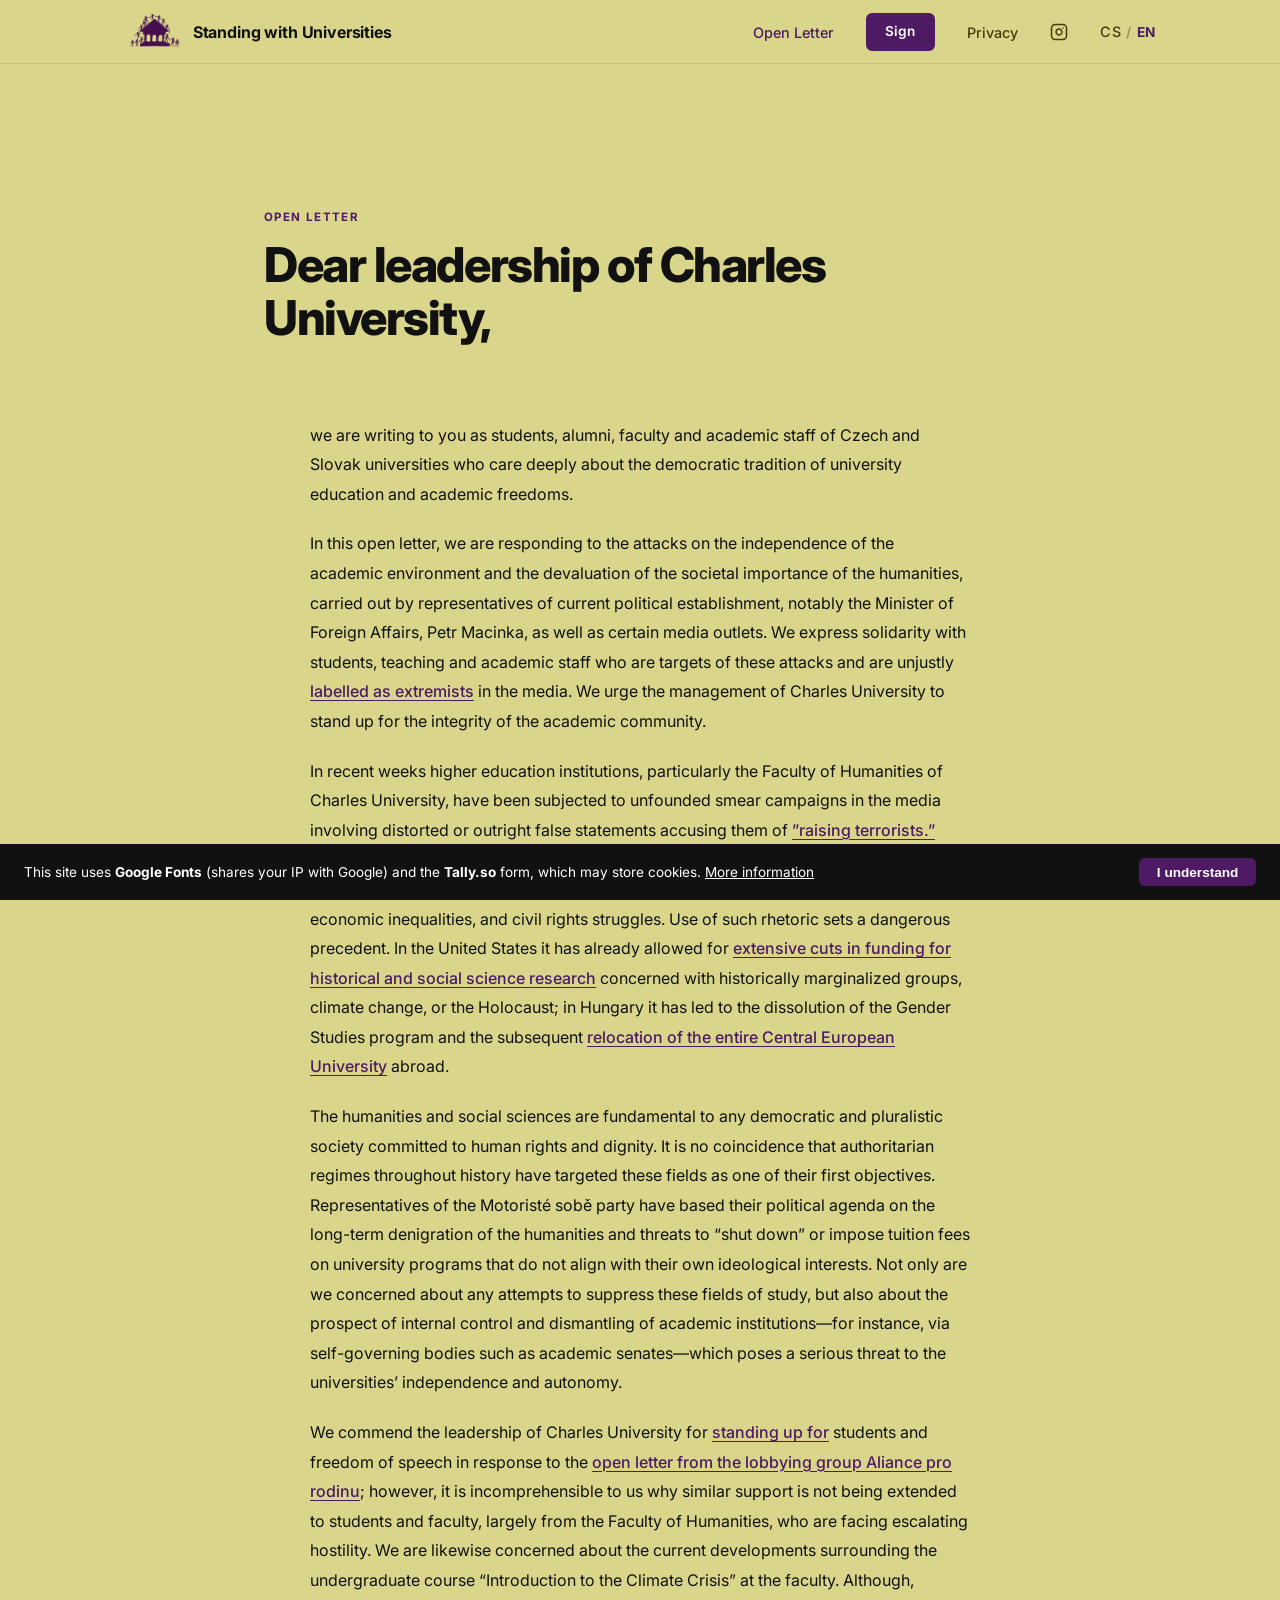
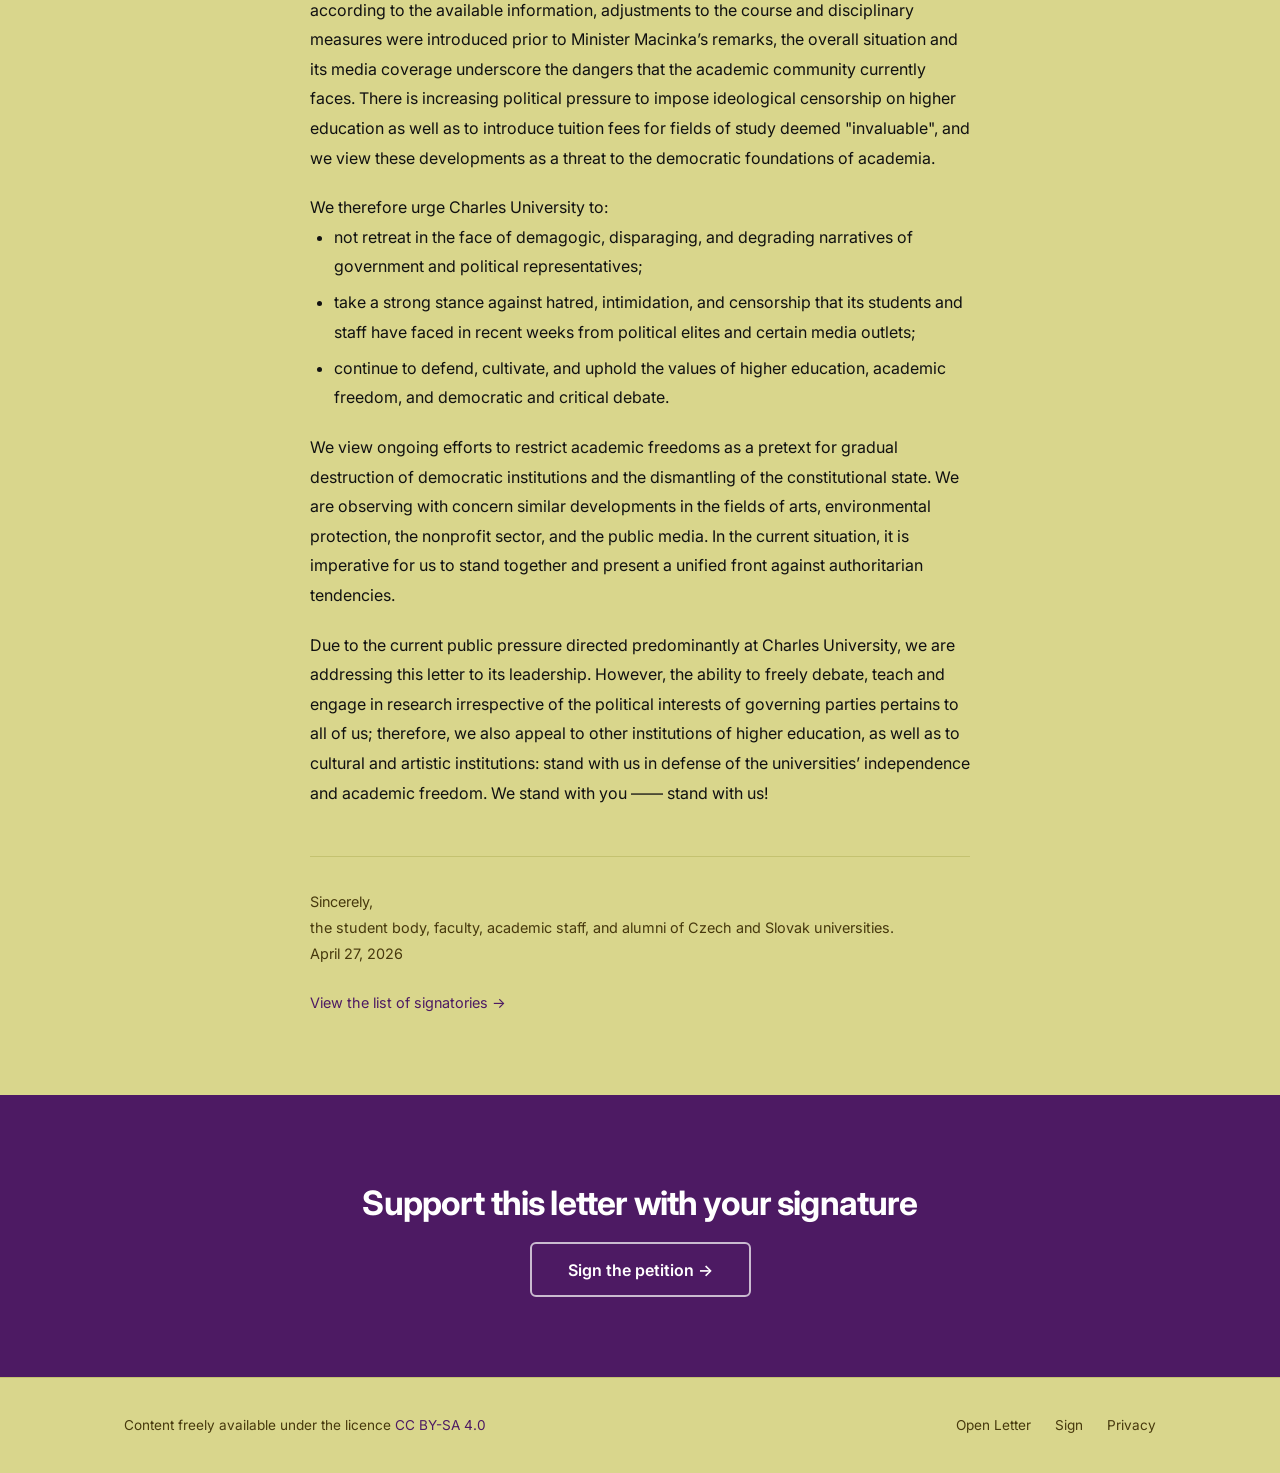
<file: en/otevreny-dopis.html>
<!DOCTYPE html>

<html lang="en">
<head>
<meta charset="utf-8"/>
<meta content="width=device-width, initial-scale=1.0" name="viewport"/>
<meta content="An open letter from the Standing with Universities initiative addressed to the leadership of Charles University in defence of academic freedom and the independence of Czech universities." name="description"/>
<title>Open Letter to CU Leadership – Standing with Universities</title>
<link rel="canonical" href="https://stojimesuniverzitami.cz/en/otevreny-dopis.html"/>
<link rel="alternate" hreflang="cs" href="https://stojimesuniverzitami.cz/otevreny-dopis.html"/>
<link rel="alternate" hreflang="en" href="https://stojimesuniverzitami.cz/en/otevreny-dopis.html"/>
<link rel="alternate" hreflang="x-default" href="https://stojimesuniverzitami.cz/otevreny-dopis.html"/>
<meta property="og:type" content="website"/>
<meta property="og:url" content="https://stojimesuniverzitami.cz/en/otevreny-dopis.html"/>
<meta property="og:title" content="Open Letter to CU Leadership – Standing with Universities"/>
<meta property="og:description" content="An open letter from the Standing with Universities initiative addressed to the leadership of Charles University in defence of academic freedom and the independence of Czech universities."/>
<meta property="og:locale" content="en_GB"/>
<meta property="og:site_name" content="Standing with Universities"/>
<meta name="twitter:card" content="summary"/>
<meta name="twitter:title" content="Open Letter to CU Leadership – Standing with Universities"/>
<meta name="twitter:description" content="An open letter from the Standing with Universities initiative addressed to the leadership of Charles University in defence of academic freedom and the independence of Czech universities."/>
<link href="https://fonts.googleapis.com" rel="preconnect"/>
<link crossorigin="" href="https://fonts.gstatic.com" rel="preconnect"/>
<link href="https://fonts.googleapis.com/css2?family=Inter:wght@400;500;600;700;800&amp;display=swap" rel="stylesheet"/>
<link href="../css/style.css" rel="stylesheet"/>
<link rel="icon" type="image/png" href="../assets/stojimesuni_goldenbg.png"/>
</head>
<body>
<a class="skip-link" href="#main-content">Skip to content</a>
<nav aria-label="Main navigation" class="nav" role="navigation">
<div class="container--wide">
<div class="nav__inner">
<a class="nav__brand" href="index.html"><img src="../assets/stojimesuni_logo_trans.png" alt="">Standing with Universities</a>
<button aria-controls="nav-list" aria-expanded="false" aria-label="Open menu" class="nav__toggle">
<span></span><span></span><span></span>
</button>
<ul class="nav__list" id="nav-list">
<li><a aria-current="page" class="active" href="otevreny-dopis.html">Open Letter</a></li>
<li><a class="btn btn--primary" href="podepiste.html">Sign</a></li>
<li><a href="pravni-informace.html">Privacy</a></li>
<li>
<a aria-label="Instagram @stojimesuniverzitami" class="nav__social" href="https://www.instagram.com/stojimesuniverzitami/" rel="noopener noreferrer" target="_blank">
<svg aria-hidden="true" fill="none" focusable="false" height="18" stroke="currentColor" stroke-linecap="round" stroke-linejoin="round" stroke-width="2" viewbox="0 0 24 24" width="18" xmlns="http://www.w3.org/2000/svg"><rect height="20" rx="5" ry="5" width="20" x="2" y="2"></rect><path d="M16 11.37A4 4 0 1 1 12.63 8 4 4 0 0 1 16 11.37z"></path><line x1="17.5" x2="17.51" y1="6.5" y2="6.5"></line></svg>
</a>
</li>
<li aria-label="Jazyk / Language" class="lang-switch"><a class="lang-switch__link" href="../otevreny-dopis.html" hreflang="cs" lang="cs">CS</a><span aria-hidden="true">/</span><span class="lang-switch__current">EN</span></li>
</ul>
</div>
</div>
</nav>
<main id="main-content">
<div class="section">
<div class="container">
<div class="page-header">
<p class="page-header__label">Open Letter</p>
<h1 class="page-header__title">Dear leadership of Charles University,</h1>
</div>
<article class="letter">
    <div class="letter__body">

        <p>
            we are writing to you as students, alumni, faculty and academic
            staff of Czech and Slovak universities who care deeply about the
            democratic tradition of university education and academic freedoms.
        </p>

        <p>
            In this open letter, we are responding to the attacks on the
            independence of the academic environment and the devaluation of the
            societal importance of the humanities, carried out by
            representatives of current political establishment, notably the
            Minister of Foreign Affairs, Petr Macinka, as well as certain media
            outlets. We express solidarity with students, teaching and academic
            staff who are targets of these attacks and are unjustly <a
            href="https://medium.seznam.cz/clanek/matane-akademicka-svoboda-nebo-inkubator-extremismu-proc-se-ceske-univerzity-meni-v-bojiste-267324" target="_blank" rel="noopener noreferrer">labelled
            as extremists</a> in the media. We urge the management of Charles
            University to stand up for the integrity of the academic community.
        </p>

        <p>
            In recent weeks higher education institutions, particularly the
            Faculty of Humanities of Charles University, have been subjected to
            unfounded smear campaigns in the media involving distorted or
            outright false statements accusing them of <a href=”https://www.youtube.com/watch?v=otlqEtlbcdc&amp;list=PL8G0256zv5Cuhnk4MU3eQOSccjhKIsMEr&amp;index=4” target=”_blank” rel=”noopener noreferrer”>”raising terrorists.”</a>
            Such attacks are part of an effort to deliberately influence and
            restrict the intellectual debate, most notably in relation to
            pressing issues such as the climate crisis, gender and economic
            inequalities, and civil rights struggles. Use of such rhetoric sets
            a dangerous precedent. In the United States it has already allowed
            for <a href="https://www.nytimes.com/2026/03/07/arts/humanities-endowment-doge-trump.html" target="_blank" rel="noopener noreferrer">extensive cuts in funding for historical and social science
            research</a> concerned with historically marginalized groups, climate
            change, or the Holocaust; in Hungary it has led to the dissolution
            of the Gender Studies program and the subsequent <a href="https://www.theguardian.com/world/2018/dec/03/dark-day-freedom-george-soros-affiliated-central-european-university-quits-hungary" target="_blank" rel="noopener noreferrer">relocation of the
            entire Central European University</a> abroad.
        </p>

        <p>
            The humanities and social sciences are fundamental to any democratic
            and pluralistic society committed to human rights and dignity. It is
            no coincidence that authoritarian regimes throughout history have
            targeted these fields as one of their first objectives.
            Representatives of the Motoristé sobě party have based their
            political agenda on the long-term denigration of the humanities and
            threats to “shut down” or impose tuition fees on university programs
            that do not align with their own ideological interests. Not only are
            we concerned about any attempts to suppress these fields of study,
            but also about the prospect of internal control and dismantling of
            academic institutions—for instance, via self-governing bodies such
            as academic senates—which poses a serious threat to the
            universities’ independence and autonomy.
        </p>

        <p>
            We commend the leadership of Charles University for <a
            href="https://cuni.cz/UK-15771.html" target="_blank" rel="noopener noreferrer">standing up for</a> students
            and freedom of speech in response to the <a
            href="https://alipro.cz/otevreny-dopis-vedeni-univerzity-karlovy/" target="_blank" rel="noopener noreferrer">open
            letter from the lobbying group Aliance pro rodinu</a>; however, it
            is incomprehensible to us why similar support is not being extended
            to students and faculty, largely from the Faculty of Humanities, who
            are facing escalating hostility. We are likewise concerned about the
            current developments surrounding the undergraduate course
            “Introduction to the Climate Crisis” at the faculty. Although,
            according to the available information, adjustments to the course
            and disciplinary measures were introduced prior to Minister
            Macinka’s remarks, the overall situation and its media coverage
            underscore the dangers that the academic community currently faces.
            There is increasing political pressure to impose ideological
            censorship on higher education as well as to introduce tuition fees
            for fields of study deemed "invaluable", and we view these
            developments as a threat to the democratic foundations of academia.
        </p>

        We therefore urge Charles University to:
        <ul>
            <li>not retreat in the face of demagogic, disparaging, and degrading narratives of government and political representatives;</li>
            <li>take a strong stance against hatred, intimidation, and censorship that its students and staff have faced in recent weeks from political elites and certain media outlets;</li>
            <li>continue to defend, cultivate, and uphold the values of higher education, academic freedom, and democratic and critical debate.</li>
        </ul>

        <p>
            We view ongoing efforts to restrict academic freedoms as a pretext
            for gradual destruction of democratic institutions and the
            dismantling of the constitutional state. We are observing with
            concern similar developments in the fields of arts, environmental
            protection, the nonprofit sector, and the public media. In the
            current situation, it is imperative for us to stand together and
            present a unified front against authoritarian tendencies.
        </p>

        <p>
            Due to the current public pressure directed predominantly at Charles
            University, we are addressing this letter to its leadership.
            However, the ability to freely debate, teach and engage in research
            irrespective of the political interests of governing parties
            pertains to all of us; therefore, we also appeal to other
            institutions of higher education, as well as to cultural and
            artistic institutions: stand with us in defense of the universities’
            independence and academic freedom. We stand with you —— stand with us!
        </p>
    </div>
<div class="letter__signoff">
    <p>Sincerely,</p>
    <p>the student body, faculty, academic staff, and alumni of Czech and Slovak universities.</p>
    <p>April 27, 2026</p>
</div>
<p class="letter__signatories-link">
<a href="index.html#signatari">View the list of signatories <span aria-hidden="true">→</span></a>
</p>
</article>
</div>
</div>
<!-- CTA banner -->
<div class="cta-banner">
<h2 class="cta-banner__title">Support this letter with your signature</h2>
<a class="btn btn--outline btn--lg" href="podepiste.html">Sign the petition <span aria-hidden="true">→</span></a>
</div>
</main>
<footer class="footer">
<div class="container--wide">
<div class="footer__inner">
<span>Content freely available under the licence <a href="https://creativecommons.org/licenses/by-sa/4.0/deed.cs" rel="noopener" target="_blank">CC BY-SA 4.0</a></span>
<ul class="footer__links">
<li><a href="otevreny-dopis.html">Open Letter</a></li>
<li><a href="podepiste.html">Sign</a></li>
<li><a href="pravni-informace.html">Privacy</a></li>
</ul>
</div>
</div>
</footer>
<script>
    const toggle = document.querySelector('.nav__toggle');
    const list   = document.querySelector('.nav__list');
    toggle.addEventListener('click', () => {
      const open = list.classList.toggle('open');
      toggle.setAttribute('aria-expanded', open);
    });
  </script>
<script src="js/cookie-notice.js"></script>
</body>
</html>
</file>
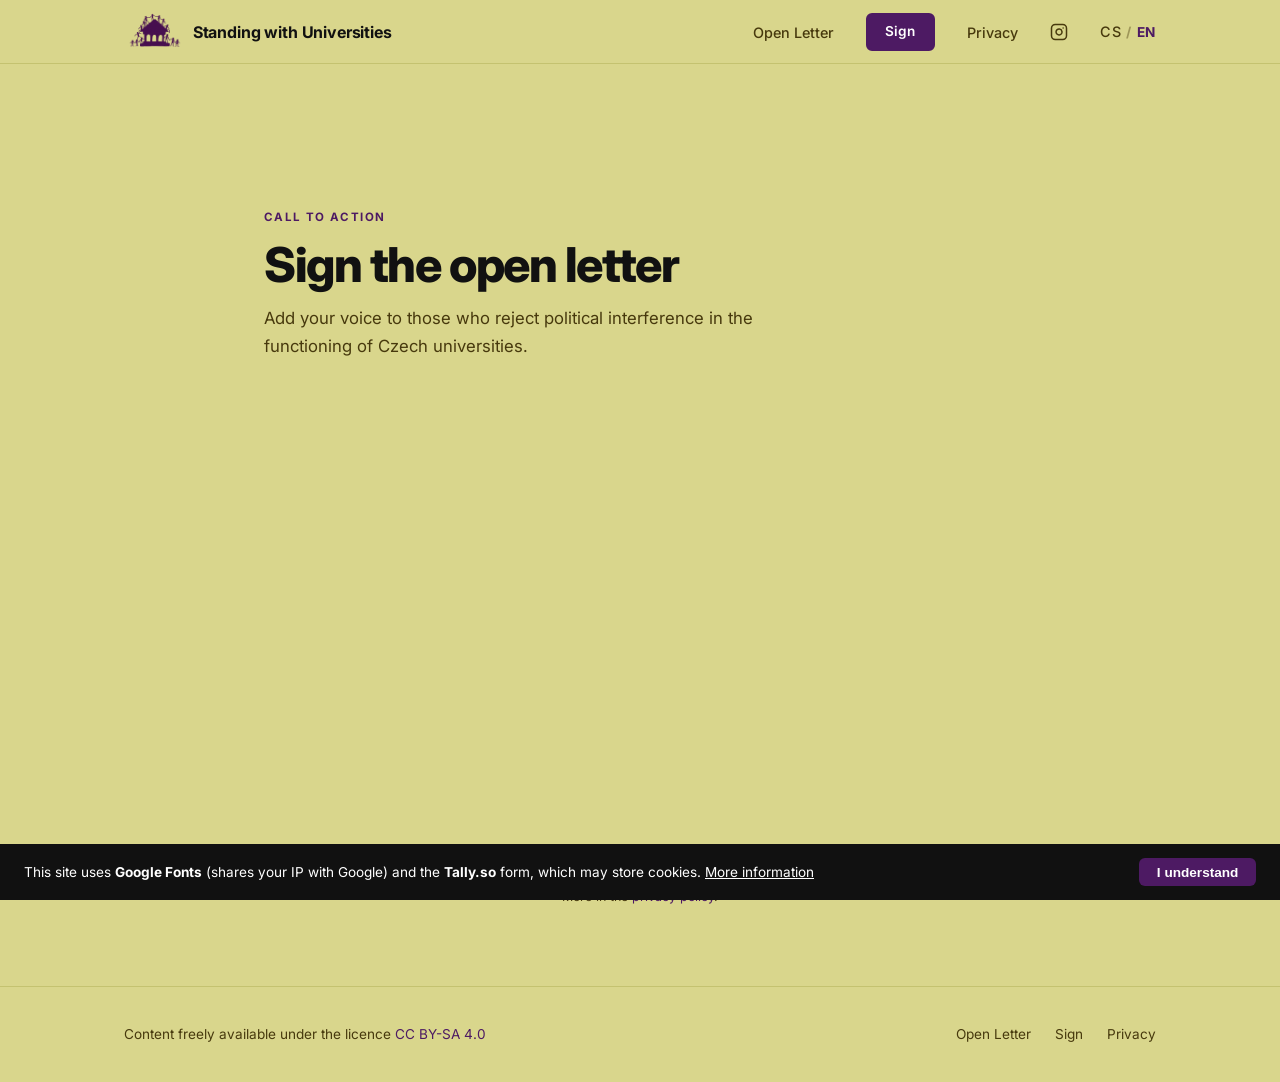
<file: en/podepiste.html>
<!DOCTYPE html>

<html lang="en">
<head>
<meta charset="utf-8"/>
<meta content="width=device-width, initial-scale=1.0" name="viewport"/>
<meta content="Sign the open letter from the Standing with Universities initiative and support academic freedom." name="description"/>
<title>Sign – Standing with Universities</title>
<link href="https://fonts.googleapis.com" rel="preconnect"/>
<link crossorigin="" href="https://fonts.gstatic.com" rel="preconnect"/>
<link href="https://fonts.googleapis.com/css2?family=Inter:wght@400;500;600;700;800&amp;display=swap" rel="stylesheet"/>
<link href="../css/style.css" rel="stylesheet"/>
<link rel="icon" type="image/png" href="../assets/stojimesuni_goldenbg.png"/>
</head>
<body>
<a class="skip-link" href="#main-content">Skip to content</a>
<nav aria-label="Main navigation" class="nav" role="navigation">
<div class="container--wide">
<div class="nav__inner">
<a class="nav__brand" href="index.html"><img src="../assets/stojimesuni_logo_trans.png" alt="">Standing with Universities</a>
<button aria-controls="nav-list" aria-expanded="false" aria-label="Open menu" class="nav__toggle">
<span></span><span></span><span></span>
</button>
<ul class="nav__list" id="nav-list">
<li><a href="otevreny-dopis.html">Open Letter</a></li>
<li><a aria-current="page" class="btn btn--primary active" href="podepiste.html">Sign</a></li>
<li><a href="pravni-informace.html">Privacy</a></li>
<li>
<a aria-label="Instagram @stojimesuniverzitami" class="nav__social" href="https://www.instagram.com/stojimesuniverzitami/" rel="noopener noreferrer" target="_blank">
<svg aria-hidden="true" fill="none" focusable="false" height="18" stroke="currentColor" stroke-linecap="round" stroke-linejoin="round" stroke-width="2" viewbox="0 0 24 24" width="18" xmlns="http://www.w3.org/2000/svg"><rect height="20" rx="5" ry="5" width="20" x="2" y="2"></rect><path d="M16 11.37A4 4 0 1 1 12.63 8 4 4 0 0 1 16 11.37z"></path><line x1="17.5" x2="17.51" y1="6.5" y2="6.5"></line></svg>
</a>
</li>
<li aria-label="Jazyk / Language" class="lang-switch"><a class="lang-switch__link" href="../podepiste.html" hreflang="cs" lang="cs">CS</a><span aria-hidden="true">/</span><span class="lang-switch__current">EN</span></li>
</ul>
</div>
</div>
</nav>
<main id="main-content">
<div class="section">
<div class="container">
<div class="page-header">
<p class="page-header__label">Call to action</p>
<h1 class="page-header__title">Sign the open letter</h1>
<p class="page-header__lead">Add your voice to those who reject political interference in the functioning of Czech universities.</p>
</div>
<!-- Tally embed -->
<iframe aria-label="Signing form" data-tally-src="https://tally.so/embed/2Eb7Rb?alignLeft=1&amp;hideTitle=1&amp;transparentBackground=1&amp;dynamicHeight=1" frameborder="0" height="400" loading="lazy" marginheight="0" marginwidth="0" style="max-width: var(--max-w);" title="Sign the letter" width="100%"></iframe>
<script>
          var d = document, w = "https://tally.so/widgets/embed.js",
          v = function() {
            "undefined" != typeof Tally
              ? Tally.loadEmbeds()
              : d.querySelectorAll("iframe[data-tally-src]:not([src])").forEach(function(e) { e.src = e.dataset.tallySrc });
          };
          if ("undefined" != typeof Tally) v();
          else if (d.querySelector('script[src="' + w + '"]') == null) {
            var s = d.createElement("script");
            s.src = w; s.onload = v; s.onerror = v; d.body.appendChild(s);
          }
        </script>
<p class="form__note" style="margin-top: 1rem;">Your email will not be made public and will not be used for marketing purposes.
          By submitting the form you confirm that you are over 15 years of age.<br/>
          More in the <a href="pravni-informace.html">privacy policy</a>.</p>
</div>
</div>
</main>
<footer class="footer">
<div class="container--wide">
<div class="footer__inner">
<span>Content freely available under the licence <a href="https://creativecommons.org/licenses/by-sa/4.0/deed.cs" rel="noopener" target="_blank">CC BY-SA 4.0</a></span>
<ul class="footer__links">
<li><a href="otevreny-dopis.html">Open Letter</a></li>
<li><a href="podepiste.html">Sign</a></li>
<li><a href="pravni-informace.html">Privacy</a></li>
</ul>
</div>
</div>
</footer>
<script>
    const toggle = document.querySelector('.nav__toggle');
    const list   = document.querySelector('.nav__list');
    toggle.addEventListener('click', () => {
      const open = list.classList.toggle('open');
      toggle.setAttribute('aria-expanded', open);
    });
  </script>
<script src="js/cookie-notice.js"></script>
</body>
</html>
</file>
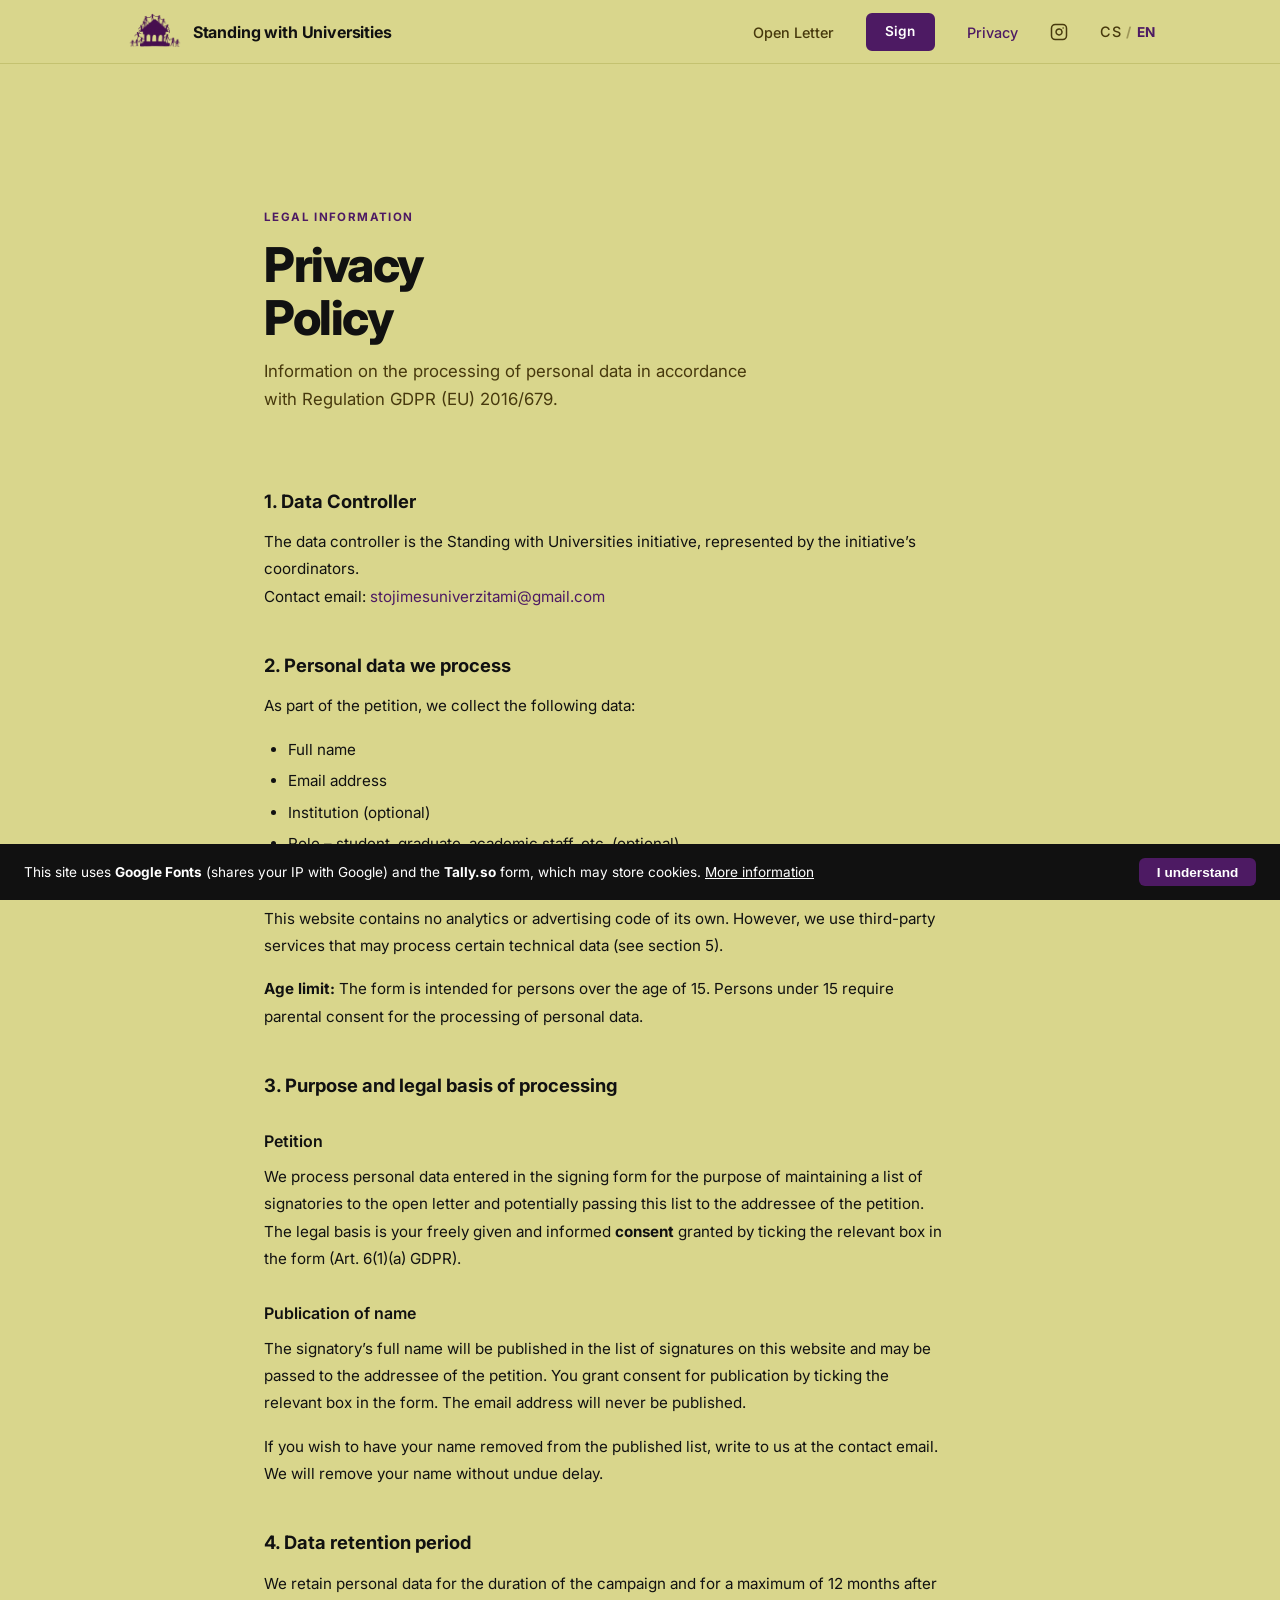
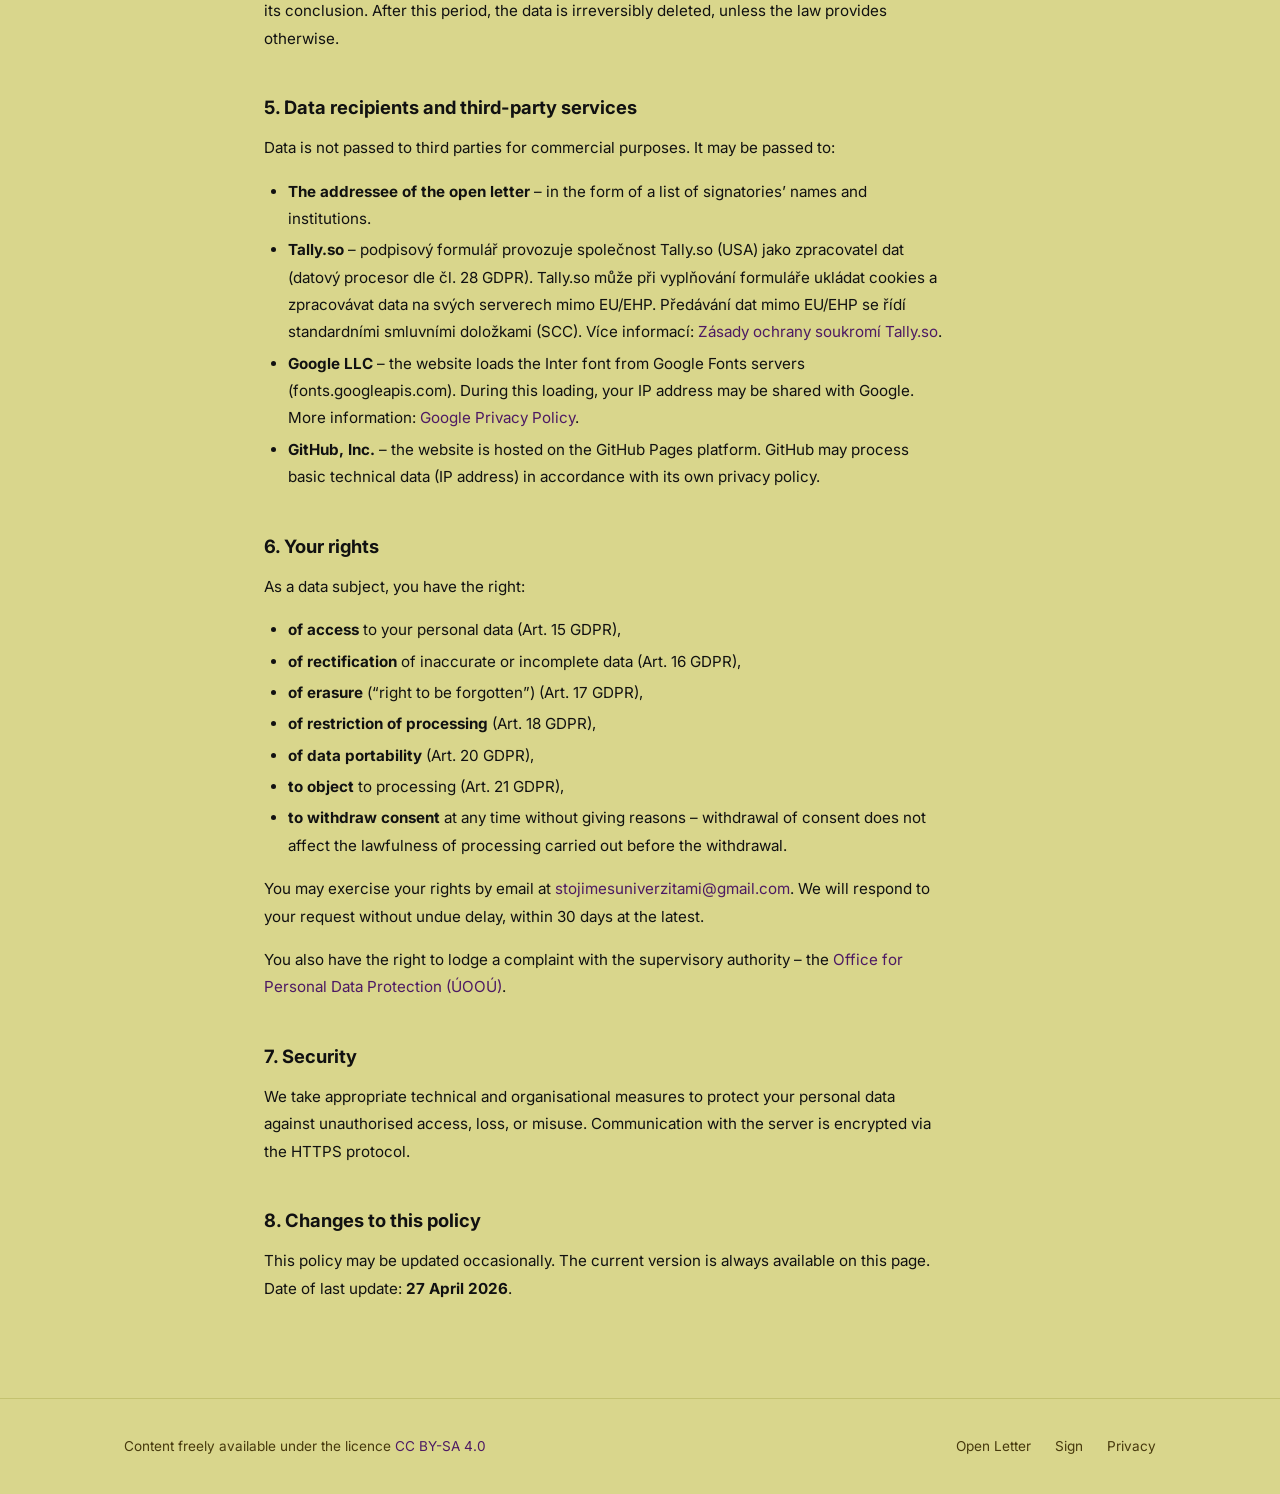
<file: en/pravni-informace.html>
<!DOCTYPE html>

<html lang="en">
<head>
<meta charset="utf-8"/>
<meta content="width=device-width, initial-scale=1.0" name="viewport"/>
<meta content="Legal information and privacy policy of the Standing with Universities initiative." name="description"/>
<title>Legal information – Standing with Universities</title>
<link href="https://fonts.googleapis.com" rel="preconnect"/>
<link crossorigin="" href="https://fonts.gstatic.com" rel="preconnect"/>
<link href="https://fonts.googleapis.com/css2?family=Inter:wght@400;500;600;700;800&amp;display=swap" rel="stylesheet"/>
<link href="../css/style.css" rel="stylesheet"/>
<link rel="icon" type="image/png" href="../assets/stojimesuni_goldenbg.png"/>
<style>
    .legal h2 { font-size: 1.15rem; font-weight: 700; margin: 2.5rem 0 0.75rem; }
    .legal h3 { font-size: 1rem; font-weight: 600; margin: 1.75rem 0 0.5rem; }
    .legal p  { margin-bottom: 1rem; font-size: 0.95rem; line-height: 1.8; color: var(--text); }
    .legal ul { padding-left: 1.5rem; margin-bottom: 1rem; }
    .legal ul li { font-size: 0.95rem; line-height: 1.8; color: var(--text); margin-bottom: 0.25rem; }
    .legal a  { color: var(--accent); }
  </style>
</head>
<body>
<a class="skip-link" href="#main-content">Skip to content</a>
<nav aria-label="Main navigation" class="nav" role="navigation">
<div class="container--wide">
<div class="nav__inner">
<a class="nav__brand" href="index.html"><img src="../assets/stojimesuni_logo_trans.png" alt="">Standing with Universities</a>
<button aria-controls="nav-list" aria-expanded="false" aria-label="Open menu" class="nav__toggle">
<span></span><span></span><span></span>
</button>
<ul class="nav__list" id="nav-list">
<li><a href="otevreny-dopis.html">Open Letter</a></li>
<li><a class="btn btn--primary" href="podepiste.html">Sign</a></li>
<li><a aria-current="page" class="active" href="pravni-informace.html">Privacy</a></li>
<li>
<a aria-label="Instagram @stojimesuniverzitami" class="nav__social" href="https://www.instagram.com/stojimesuniverzitami/" rel="noopener noreferrer" target="_blank">
<svg aria-hidden="true" fill="none" focusable="false" height="18" stroke="currentColor" stroke-linecap="round" stroke-linejoin="round" stroke-width="2" viewbox="0 0 24 24" width="18" xmlns="http://www.w3.org/2000/svg"><rect height="20" rx="5" ry="5" width="20" x="2" y="2"></rect><path d="M16 11.37A4 4 0 1 1 12.63 8 4 4 0 0 1 16 11.37z"></path><line x1="17.5" x2="17.51" y1="6.5" y2="6.5"></line></svg>
</a>
</li>
<li aria-label="Jazyk / Language" class="lang-switch"><a class="lang-switch__link" href="../pravni-informace.html" hreflang="cs" lang="cs">CS</a><span aria-hidden="true">/</span><span class="lang-switch__current">EN</span></li>
</ul>
</div>
</div>
</nav>
<main id="main-content">
<div class="section">
<div class="container">
<div class="page-header">
<p class="page-header__label">Legal information</p>
<h1 class="page-header__title">Privacy<br/>Policy</h1>
<p class="page-header__lead">Information on the processing of personal data in accordance with Regulation GDPR (EU) 2016/679.</p>
</div>
<div class="legal" style="max-width: 680px;">
<h2>1. Data Controller</h2>
<p>The data controller is the Standing with Universities initiative, represented by the initiative’s coordinators.<br/>
              Contact email: <a href="mailto:stojimesuniverzitami@gmail.com">stojimesuniverzitami@gmail.com</a></p>
<h2>2. Personal data we process</h2>
<p>As part of the petition, we collect the following data:</p>
<ul>
<li>Full name</li>
<li>Email address</li>
<li>Institution (optional)</li>
<li>Role – student, graduate, academic staff, etc. (optional)</li>
<li>Message (optional)</li>
</ul>
<p>This website contains no analytics or advertising code of its own. However, we use third-party services that may process certain technical data (see section 5).</p>
<p><strong>Age limit:</strong> The form is intended for persons over the age of 15. Persons under 15 require parental consent for the processing of personal data.</p>
<h2>3. Purpose and legal basis of processing</h2>
<h3>Petition</h3>
<p>We process personal data entered in the signing form for the purpose of maintaining a list of signatories to the open letter and potentially passing this list to the addressee of the petition. The legal basis is your freely given and informed <strong>consent</strong> granted by ticking the relevant box in the form (Art. 6(1)(a) GDPR).</p>
<h3>Publication of name</h3>
<p>The signatory’s full name will be published in the list of signatures on this website and may be passed to the addressee of the petition. You grant consent for publication by ticking the relevant box in the form. The email address will never be published.</p>
<p>If you wish to have your name removed from the published list, write to us at the contact email. We will remove your name without undue delay.</p>
<h2>4. Data retention period</h2>
<p>We retain personal data for the duration of the campaign and for a maximum of 12 months after its conclusion. After this period, the data is irreversibly deleted, unless the law provides otherwise.</p>
<h2>5. Data recipients and third-party services</h2>
<p>Data is not passed to third parties for commercial purposes. It may be passed to:</p>
<ul>
<li><strong>The addressee of the open letter</strong> – in the form of a list of signatories’ names and institutions.</li>
<li>
<strong>Tally.so</strong> – podpisový formulář provozuje společnost Tally.so (USA) jako zpracovatel dat (datový procesor dle čl. 28 GDPR). Tally.so může při vyplňování formuláře ukládat cookies a zpracovávat data na svých serverech mimo EU/EHP.
              Předávání dat mimo EU/EHP se řídí standardními smluvními doložkami (SCC).
              Více informací: <a href="https://tally.so/help/privacy-policy" rel="noopener" target="_blank">Zásady ochrany soukromí Tally.so</a>.
            </li>
<li><strong>Google LLC</strong> – the website loads the Inter font from Google Fonts servers (fonts.googleapis.com). During this loading, your IP address may be shared with Google.
              More information: <a href="https://policies.google.com/privacy" rel="noopener" target="_blank">Google Privacy Policy</a>.</li>
<li><strong>GitHub, Inc.</strong> – the website is hosted on the GitHub Pages platform. GitHub may process basic technical data (IP address) in accordance with its own privacy policy.</li>
</ul>
<h2>6. Your rights</h2>
<p>As a data subject, you have the right:</p>
<ul>
<li><strong>of access</strong> to your personal data (Art. 15 GDPR),</li>
<li><strong>of rectification</strong> of inaccurate or incomplete data (Art. 16 GDPR),</li>
<li><strong>of erasure</strong> (“right to be forgotten”) (Art. 17 GDPR),</li>
<li><strong>of restriction of processing</strong> (Art. 18 GDPR),</li>
<li><strong>of data portability</strong> (Art. 20 GDPR),</li>
<li><strong>to object</strong> to processing (Art. 21 GDPR),</li>
<li><strong>to withdraw consent</strong> at any time without giving reasons – withdrawal of consent does not affect the lawfulness of processing carried out before the withdrawal.</li>
</ul>
<p>You may exercise your rights by email at <a href="mailto:stojimesuniverzitami@gmail.com">stojimesuniverzitami@gmail.com</a>. We will respond to your request without undue delay, within 30 days at the latest.</p>
<p>You also have the right to lodge a complaint with the supervisory authority –
            the <a href="https://www.uoou.cz" rel="noopener" target="_blank">Office for Personal Data Protection (ÚOOÚ)</a>.</p>
<h2>7. Security</h2>
<p>We take appropriate technical and organisational measures to protect your personal data against unauthorised access, loss, or misuse. Communication with the server is encrypted via the HTTPS protocol.</p>
<h2>8. Changes to this policy</h2>
<p>This policy may be updated occasionally. The current version is always available on this page. Date of last update: <strong>27 April 2026</strong>.</p>
</div>
</div>
</div>
</main>
<footer class="footer">
<div class="container--wide">
<div class="footer__inner">
<span>Content freely available under the licence <a href="https://creativecommons.org/licenses/by-sa/4.0/deed.cs" rel="noopener" target="_blank">CC BY-SA 4.0</a></span>
<ul class="footer__links">
<li><a href="otevreny-dopis.html">Open Letter</a></li>
<li><a href="podepiste.html">Sign</a></li>
<li><a class="active" href="pravni-informace.html">Privacy</a></li>
</ul>
</div>
</div>
</footer>
<script>
    const toggle = document.querySelector('.nav__toggle');
    const list   = document.querySelector('.nav__list');
    toggle.addEventListener('click', () => {
      const open = list.classList.toggle('open');
      toggle.setAttribute('aria-expanded', open);
    });
  </script>
<script src="js/cookie-notice.js"></script>
</body>
</html>
</file>
<file: css/style.css>
/* ============================================================
   Stojíme s univerzitami – shared stylesheet
   ============================================================ */

/* Reset & base */
*, *::before, *::after { box-sizing: border-box; margin: 0; padding: 0; }

:root {
  --accent:        #4d1a63;
  --accent-hover:  #631f80;
  --bg:            #d9d68c;
  --text:          #111111;
  --text-muted:    #47390d;
  --border:        #c4c270;
  --surface:       #e5e3a0;
  --max-w:         800px;
  --max-w-wide:    1080px;
  --nav-h:         64px;
  --radius:        6px;
}

html { scroll-behavior: smooth; }

body {
  font-family: 'Inter', system-ui, -apple-system, sans-serif;
  font-size: 1rem;
  line-height: 1.65;
  color: var(--text);
  background: var(--bg);
  -webkit-font-smoothing: antialiased;
  display: flex;
  flex-direction: column;
  min-height: 100vh;
}

main { flex: 1; }

a { color: var(--accent); text-decoration: none; }
a:hover { text-decoration: underline; }
img { max-width: 100%; height: auto; display: block; }

/* Skip link */
.skip-link {
  position: absolute;
  top: -100%;
  left: 1rem;
  z-index: 9999;
  padding: 0.5rem 1.25rem;
  background: var(--accent);
  color: #fff;
  font-weight: 600;
  border-radius: var(--radius);
  text-decoration: none;
}
.skip-link:focus { top: 1rem; }

/* Focus styles */
:focus-visible {
  outline: 3px solid var(--accent);
  outline-offset: 3px;
  border-radius: 2px;
}

/* ── Layout ─────────────────────────────────────────────── */

.container {
  max-width: var(--max-w);
  margin: 0 auto;
  padding: 0 1.5rem;
}

.container--wide {
  max-width: var(--max-w-wide);
  margin: 0 auto;
  padding: 0 1.5rem;
}

/* ── Navigation ─────────────────────────────────────────── */

.nav {
  position: sticky;
  top: 0;
  z-index: 100;
  height: var(--nav-h);
  background: var(--bg);
  border-bottom: 1px solid var(--border);
}

.nav__inner {
  height: var(--nav-h);
  display: flex;
  align-items: center;
  justify-content: space-between;
}

.nav__brand {
  display: flex;
  align-items: center;
  gap: 0.55rem;
  font-weight: 700;
  font-size: 1rem;
  letter-spacing: -0.01em;
  color: var(--text);
}

.nav__brand img { height: 60px; width: auto; flex-shrink: 0; }

.nav__brand:hover { color: var(--accent); text-decoration: none; }

.nav__list {
  display: flex;
  align-items: center;
  gap: 2rem;
  list-style: none;
}

.nav__list a:not(.btn) {
  font-size: 0.9rem;
  font-weight: 500;
  color: var(--text-muted);
  transition: color 0.15s;
}

.nav__list a:not(.btn):hover,
.nav__list a:not(.btn).active { color: var(--accent); text-decoration: none; }

.nav__list .btn { padding: 0.45rem 1.1rem; font-size: 0.85rem; }
.nav__list .btn--primary,
.nav__list .btn--primary:hover { color: #fff !important; }

/* Hamburger */
.nav__toggle {
  display: none;
  flex-direction: column;
  justify-content: center;
  gap: 5px;
  width: 36px;
  height: 36px;
  cursor: pointer;
  background: none;
  border: none;
  padding: 4px;
}

.nav__toggle span {
  display: block;
  width: 22px;
  height: 2px;
  background: var(--text);
  border-radius: 2px;
  transition: all 0.2s;
}

@media (max-width: 640px) {
  .nav__toggle { display: flex; }

  .nav__list {
    display: none;
    position: absolute;
    top: var(--nav-h);
    left: 0;
    right: 0;
    flex-direction: column;
    align-items: stretch;
    gap: 0;
    background: var(--bg);
    border-bottom: 1px solid var(--border);
    padding: 0.5rem 0 1rem;
  }

  .nav__list.open { display: flex; }

  .nav__list li { text-align: left; }

  .nav__list a {
    display: block;
    padding: 0.8rem 1.5rem;
    font-size: 1rem;
  }

  .nav__list .btn {
    margin: 0.5rem 1.5rem 0;
    text-align: center;
    display: block;
  }
}

/* ── Buttons ─────────────────────────────────────────────── */

.btn {
  display: inline-block;
  padding: 0.75rem 1.75rem;
  font-size: 0.95rem;
  font-weight: 600;
  border-radius: var(--radius);
  cursor: pointer;
  border: 2px solid transparent;
  transition: background 0.15s, color 0.15s, border-color 0.15s;
  text-align: center;
  line-height: 1.4;
}

.btn--primary {
  background: var(--accent);
  color: #fff;
  border-color: var(--accent);
}

.btn--primary:hover {
  background: var(--accent-hover);
  border-color: var(--accent-hover);
  text-decoration: none;
  color: #fff;
}

.btn--outline {
  background: transparent;
  color: var(--accent);
  border-color: var(--accent);
}

.btn--outline:hover {
  background: var(--accent);
  color: #fff;
  text-decoration: none;
}

.btn--lg { padding: 0.9rem 2.25rem; font-size: 1rem; }

/* ── Hero ────────────────────────────────────────────────── */

.hero {
  text-align: center;
  padding: 5rem 0 4rem;
}

.hero__eyebrow {
  font-size: 0.75rem;
  font-weight: 700;
  letter-spacing: 0.12em;
  text-transform: uppercase;
  color: var(--accent);
  margin-bottom: 1.25rem;
}

.hero__title {
  font-size: clamp(2.6rem, 6vw, 4.2rem);
  font-weight: 800;
  line-height: 1.12;
  letter-spacing: -0.03em;
  color: var(--text);
  margin-bottom: 1.25rem;
}

.hero__subtitle {
  font-size: clamp(1.05rem, 2vw, 1.3rem);
  color: var(--text-muted);
  max-width: 520px;
  margin: 0 auto 2.5rem;
  line-height: 1.7;
}

.hero__subtitle strong {
  color: var(--accent);
  font-weight: 700;
}

.hero__actions {
  display: flex;
  gap: 1rem;
  justify-content: center;
  flex-wrap: wrap;
}

/* ── Sections ────────────────────────────────────────────── */

.section { padding: 5rem 0; }
.section--alt { background: var(--surface); }
.section--flush-top { padding-top: 0; }

.section__header { text-align: center; margin-bottom: 3rem; }

.section__label {
  font-size: 0.72rem;
  font-weight: 700;
  letter-spacing: 0.12em;
  text-transform: uppercase;
  color: var(--accent);
  margin-bottom: 0.65rem;
}

.sig-count__note {
  position: relative;
  font-size: 1em;
  font-weight: 400;
  letter-spacing: 0;
  text-transform: none;
  color: var(--text-muted);
  cursor: help;
  border-bottom: 1px dotted var(--text-muted);
}

.sig-count__note::after {
  content: attr(data-tooltip);
  position: absolute;
  bottom: calc(100% + 6px);
  left: 50%;
  transform: translateX(-50%);
  width: 220px;
  background: var(--text);
  color: #fff;
  font-size: 0.75rem;
  font-weight: 400;
  letter-spacing: 0;
  text-transform: none;
  line-height: 1.4;
  padding: 0.4em 0.6em;
  border-radius: 4px;
  pointer-events: none;
  opacity: 0;
  transition: opacity 0s;
  white-space: normal;
  z-index: 10;
}

.sig-count__note:hover::after,
.sig-count__note:focus::after {
  opacity: 1;
}

.section__title {
  font-size: clamp(1.6rem, 3vw, 2.2rem);
  font-weight: 700;
  letter-spacing: -0.02em;
  margin-bottom: 0.75rem;
}

.section__lead {
  font-size: 1.05rem;
  color: var(--text-muted);
  max-width: 520px;
  margin: 0 auto;
}

/* ── Cards ───────────────────────────────────────────────── */

.grid-3 {
  display: grid;
  grid-template-columns: repeat(3, 1fr);
  gap: 1.5rem;
}

@media (max-width: 768px) {
  .grid-3 { grid-template-columns: 1fr; }
}

.card {
  padding: 1.75rem;
  border: 1px solid var(--border);
  border-radius: var(--radius);
  background: var(--bg);
}

.card__icon {
  width: 36px;
  height: 36px;
  margin-bottom: 1rem;
  color: var(--accent);
}

.card__title {
  font-size: 1rem;
  font-weight: 700;
  margin-bottom: 0.5rem;
}

.card__text {
  font-size: 0.9rem;
  color: var(--text-muted);
  line-height: 1.65;
}

/* ── Pullquote ───────────────────────────────────────────── */

.pullquote {
  border-left: 4px solid var(--accent);
  padding: 1.5rem 2rem;
  margin: 3rem 0;
  background: var(--surface);
  border-radius: 0 var(--radius) var(--radius) 0;
}

.pullquote p {
  font-size: 1.15rem;
  font-style: italic;
  line-height: 1.75;
  color: var(--text);
}

.pullquote cite {
  display: block;
  margin-top: 0.75rem;
  font-size: 0.85rem;
  font-style: normal;
  color: var(--text-muted);
}

/* ── Open letter ─────────────────────────────────────────── */

.letter {
  max-width: 660px;
  margin: 0 auto;
}

.letter__meta {
  font-size: 0.875rem;
  color: var(--text-muted);
  margin-bottom: 2.5rem;
  line-height: 1.8;
}

.letter__body { font-size: 1rem; line-height: 1.85; }

.letter__body a {
  text-decoration: underline;
  text-underline-offset: 3px;
  font-weight: 500;
}

.letter__body p { margin-bottom: 1.25rem; }

.letter__body h3 {
  font-size: 1rem;
  font-weight: 700;
  margin: 2rem 0 0.75rem;
}

.letter__body ul {
  padding-left: 1.5rem;
  margin-bottom: 1.25rem;
}

.letter__body ul li { margin-bottom: 0.4rem; }

.letter__signoff {
  margin-top: 3rem;
  padding-top: 2rem;
  border-top: 1px solid var(--border);
  font-size: 0.9rem;
  color: var(--text-muted);
  line-height: 1.8;
}

.letter__signatories-link {
  margin-top: 1.5rem;
  font-size: 0.9rem;
}

.letter__download {
  margin-top: 2.5rem;
  padding: 1.25rem 1.75rem;
  background: var(--surface);
  border-radius: var(--radius);
  display: flex;
  align-items: center;
  justify-content: space-between;
  gap: 1rem;
  flex-wrap: wrap;
}

.letter__download p {
  font-size: 0.9rem;
  color: var(--text-muted);
}

/* ── Petition counter ────────────────────────────────────── */

.counter {
  display: flex;
  align-items: center;
  justify-content: center;
  gap: 4rem;
  padding: 2.5rem;
  background: var(--surface);
  border-radius: var(--radius);
  margin-bottom: 3rem;
  flex-wrap: wrap;
}

.counter__item { text-align: center; }

.counter__number {
  font-size: 2.75rem;
  font-weight: 800;
  color: var(--accent);
  letter-spacing: -0.04em;
  line-height: 1;
}

.counter__label {
  font-size: 0.8rem;
  color: var(--text-muted);
  margin-top: 0.3rem;
  letter-spacing: 0.02em;
}

/* ── Form ────────────────────────────────────────────────── */

.form { max-width: 560px; margin: 0 auto; }

.form__row {
  display: grid;
  grid-template-columns: 1fr 1fr;
  gap: 1.25rem;
}

@media (max-width: 540px) {
  .form__row { grid-template-columns: 1fr; }
}

.form__group { margin-bottom: 1.35rem; }

.form__label {
  display: block;
  font-size: 0.875rem;
  font-weight: 600;
  margin-bottom: 0.45rem;
}

.form__label .optional {
  font-weight: 400;
  color: var(--text-muted);
  font-size: 0.8rem;
}

.form__input,
.form__textarea,
.form__select {
  width: 100%;
  padding: 0.7rem 1rem;
  font-size: 1rem;
  font-family: inherit;
  color: var(--text);
  background: var(--bg);
  border: 1px solid var(--border);
  border-radius: var(--radius);
  transition: border-color 0.15s, box-shadow 0.15s;
  appearance: none;
}

.form__input:focus,
.form__textarea:focus,
.form__select:focus {
  outline: none;
  border-color: var(--accent);
  box-shadow: 0 0 0 3px rgba(29, 52, 97, 0.12);
}

.form__textarea { min-height: 90px; resize: vertical; }

.form__checkbox {
  display: flex;
  align-items: flex-start;
  gap: 0.75rem;
  font-size: 0.875rem;
  color: var(--text-muted);
  cursor: pointer;
  line-height: 1.5;
}

.form__checkbox input[type="checkbox"] {
  width: 16px;
  height: 16px;
  margin-top: 2px;
  flex-shrink: 0;
  accent-color: var(--accent);
  cursor: pointer;
}

.form__submit { width: 100%; }

.form__note {
  margin-top: 0.9rem;
  font-size: 0.78rem;
  color: var(--text-muted);
  text-align: center;
  line-height: 1.55;
}

/* ── Contact ─────────────────────────────────────────────── */

.contact-grid {
  display: grid;
  grid-template-columns: 1fr 1.5fr;
  gap: 5rem;
  align-items: start;
}

@media (max-width: 680px) {
  .contact-grid { grid-template-columns: 1fr; gap: 3rem; }
}

.contact-info__item { margin-bottom: 2rem; }

.contact-info__label {
  font-size: 0.72rem;
  font-weight: 700;
  letter-spacing: 0.1em;
  text-transform: uppercase;
  color: var(--text-muted);
  margin-bottom: 0.35rem;
}

.contact-info__value { font-size: 1rem; }
.contact-info__value a { color: var(--text); font-weight: 500; }
.contact-info__value a:hover { color: var(--accent); }

/* ── CTA banner ──────────────────────────────────────────── */

.cta-banner {
  background: var(--accent);
  color: #fff;
  text-align: center;
  padding: 5rem 1.5rem;
}

.cta-banner__title {
  font-size: clamp(1.5rem, 3vw, 2.1rem);
  font-weight: 700;
  letter-spacing: -0.025em;
  margin-bottom: 0.75rem;
}

.cta-banner__text {
  font-size: 1rem;
  opacity: 0.8;
  max-width: 460px;
  margin: 0 auto 2rem;
  line-height: 1.65;
}

.cta-banner .btn--outline {
  border-color: rgba(255,255,255,0.7);
  color: #fff;
}

.cta-banner .btn--outline:hover {
  background: #fff;
  color: var(--accent);
  border-color: #fff;
}

/* ── Page header ─────────────────────────────────────────── */

.page-header {
  padding: 4rem 0 2rem;
  margin-bottom: 2rem;
}

.page-header__label {
  font-size: 0.72rem;
  font-weight: 700;
  letter-spacing: 0.12em;
  text-transform: uppercase;
  color: var(--accent);
  margin-bottom: 0.75rem;
}

.page-header__title {
  font-size: clamp(2rem, 4vw, 3rem);
  font-weight: 800;
  letter-spacing: -0.03em;
  line-height: 1.1;
  margin-bottom: 0.75rem;
}

.page-header__lead {
  font-size: 1.05rem;
  color: var(--text-muted);
  max-width: 520px;
  line-height: 1.7;
}

/* ── Cookie notice ───────────────────────────────────────── */
.cookie-notice {
  position: fixed;
  bottom: 0;
  left: 0;
  right: 0;
  z-index: 2000;
  background: var(--text);
  color: #fff;
  padding: 0.875rem 1.5rem;
  display: flex;
  align-items: center;
  justify-content: space-between;
  gap: 1rem;
  flex-wrap: wrap;
  font-size: 0.85rem;
  line-height: 1.5;
}
.cookie-notice p { margin: 0; color: #fff; }
.cookie-notice a { color: #fff; text-decoration: underline; }
.cookie-notice__btn {
  flex-shrink: 0;
  padding: 0.4rem 1.1rem;
  background: var(--accent);
  color: #fff;
  border: none;
  border-radius: var(--radius);
  cursor: pointer;
  font-size: 0.85rem;
  font-weight: 600;
}

/* ── Signatories ─────────────────────────────────────────── */

.signatories__list {
  list-style: none;
  columns: 3;
  column-gap: 2rem;
}

@media (max-width: 768px) { .signatories__list { columns: 2; } }
@media (max-width: 480px) { .signatories__list { columns: 1; } }

.signatory {
  break-inside: avoid;
  display: flex;
  flex-direction: column;
  padding: 0.6rem 0;
  border-bottom: 1px solid var(--border);
}

.signatory__name {
  font-size: 0.9rem;
  font-weight: 600;
  color: var(--text);
}

.signatory__affiliation {
  font-size: 0.78rem;
  color: var(--text-muted);
  margin-top: 0.1rem;
}

/* ── Pagination ──────────────────────────────────────────── */
.pagination {
  display: flex;
  align-items: center;
  justify-content: center;
  gap: 0.5rem;
  margin-top: 2rem;
}

.pagination__btn {
  display: inline-flex;
  align-items: center;
  justify-content: center;
  min-width: 2.2rem;
  height: 2.2rem;
  padding: 0 0.6rem;
  border: 1px solid var(--border);
  border-radius: 6px;
  background: transparent;
  color: var(--text);
  font-size: 0.875rem;
  cursor: pointer;
  transition: background 0.15s, border-color 0.15s, color 0.15s;
}

.pagination__btn:hover:not(:disabled):not(.pagination__btn--active) {
  border-color: var(--accent);
  color: var(--accent);
}

.pagination__btn--active {
  background: var(--accent);
  border-color: var(--accent);
  color: #fff;
}

.pagination__btn:disabled {
  opacity: 0.35;
  cursor: default;
}

.pagination__ellipsis {
  min-width: 2.2rem;
  height: 2.2rem;
  display: inline-flex;
  align-items: center;
  justify-content: center;
  font-size: 0.875rem;
  color: var(--text-muted);
  pointer-events: none;
}

/* ── Language switch ─────────────────────────────────────── */

.lang-switch {
  display: flex;
  align-items: center;
  gap: 0.3rem;
  font-size: 0.85rem;
  font-weight: 700;
  letter-spacing: 0.05em;
}

.lang-switch__current { color: var(--accent); }

.lang-switch__link {
  color: var(--text-muted);
  text-decoration: none;
  transition: color 0.15s;
}
.lang-switch__link:hover { color: var(--accent); text-decoration: none; }

.lang-switch > span[aria-hidden] { color: var(--text-muted); opacity: 0.4; }

@media (max-width: 640px) {
  .lang-switch { padding: 0.8rem 1.5rem; font-size: 1rem; gap: 0.5rem; }
}

.nav__social {
  display: flex;
  align-items: center;
  color: var(--text-muted);
  line-height: 1;
  transition: color 0.15s;
}
.nav__social:hover { color: var(--accent); text-decoration: none; }
.nav__social svg { display: block; }

@media (max-width: 640px) {
  .nav__social { padding: 0.8rem 1.5rem; }
}

/* ── Footer ──────────────────────────────────────────────── */

.footer {
  border-top: 1px solid var(--border);
  padding: 2.25rem 0;
  font-size: 0.85rem;
  color: var(--text-muted);
}

.footer__inner {
  display: flex;
  align-items: center;
  justify-content: space-between;
  flex-wrap: wrap;
  gap: 1rem;
}

.footer__links {
  display: flex;
  gap: 1.5rem;
  list-style: none;
}

.footer__links a { color: var(--text-muted); }
.footer__links a:hover { color: var(--text); text-decoration: none; }

/* ── Utilities ───────────────────────────────────────────── */

.divider { border: none; border-top: 1px solid var(--border); margin: 3rem 0; }
.text-center { text-align: center; }
.visually-hidden { position: absolute; width: 1px; height: 1px; overflow: hidden; clip: rect(0,0,0,0); }
</file>
